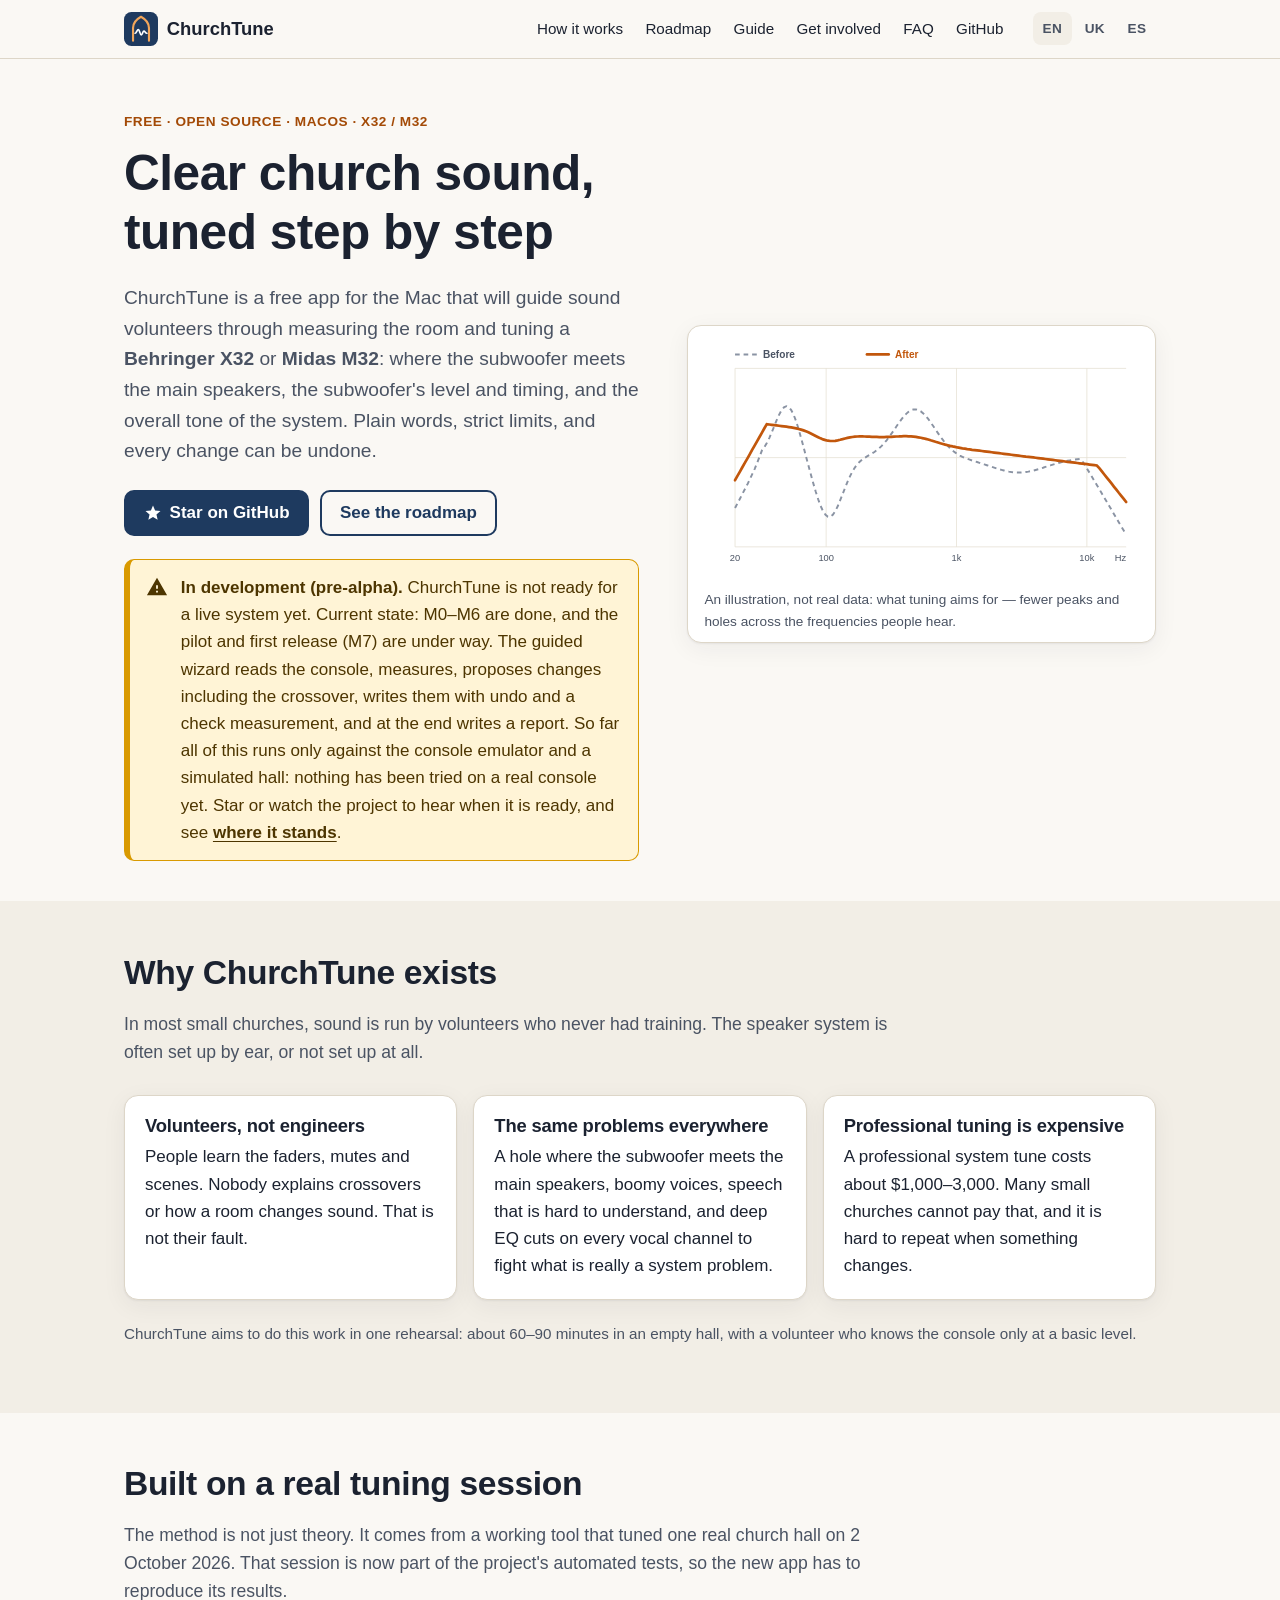
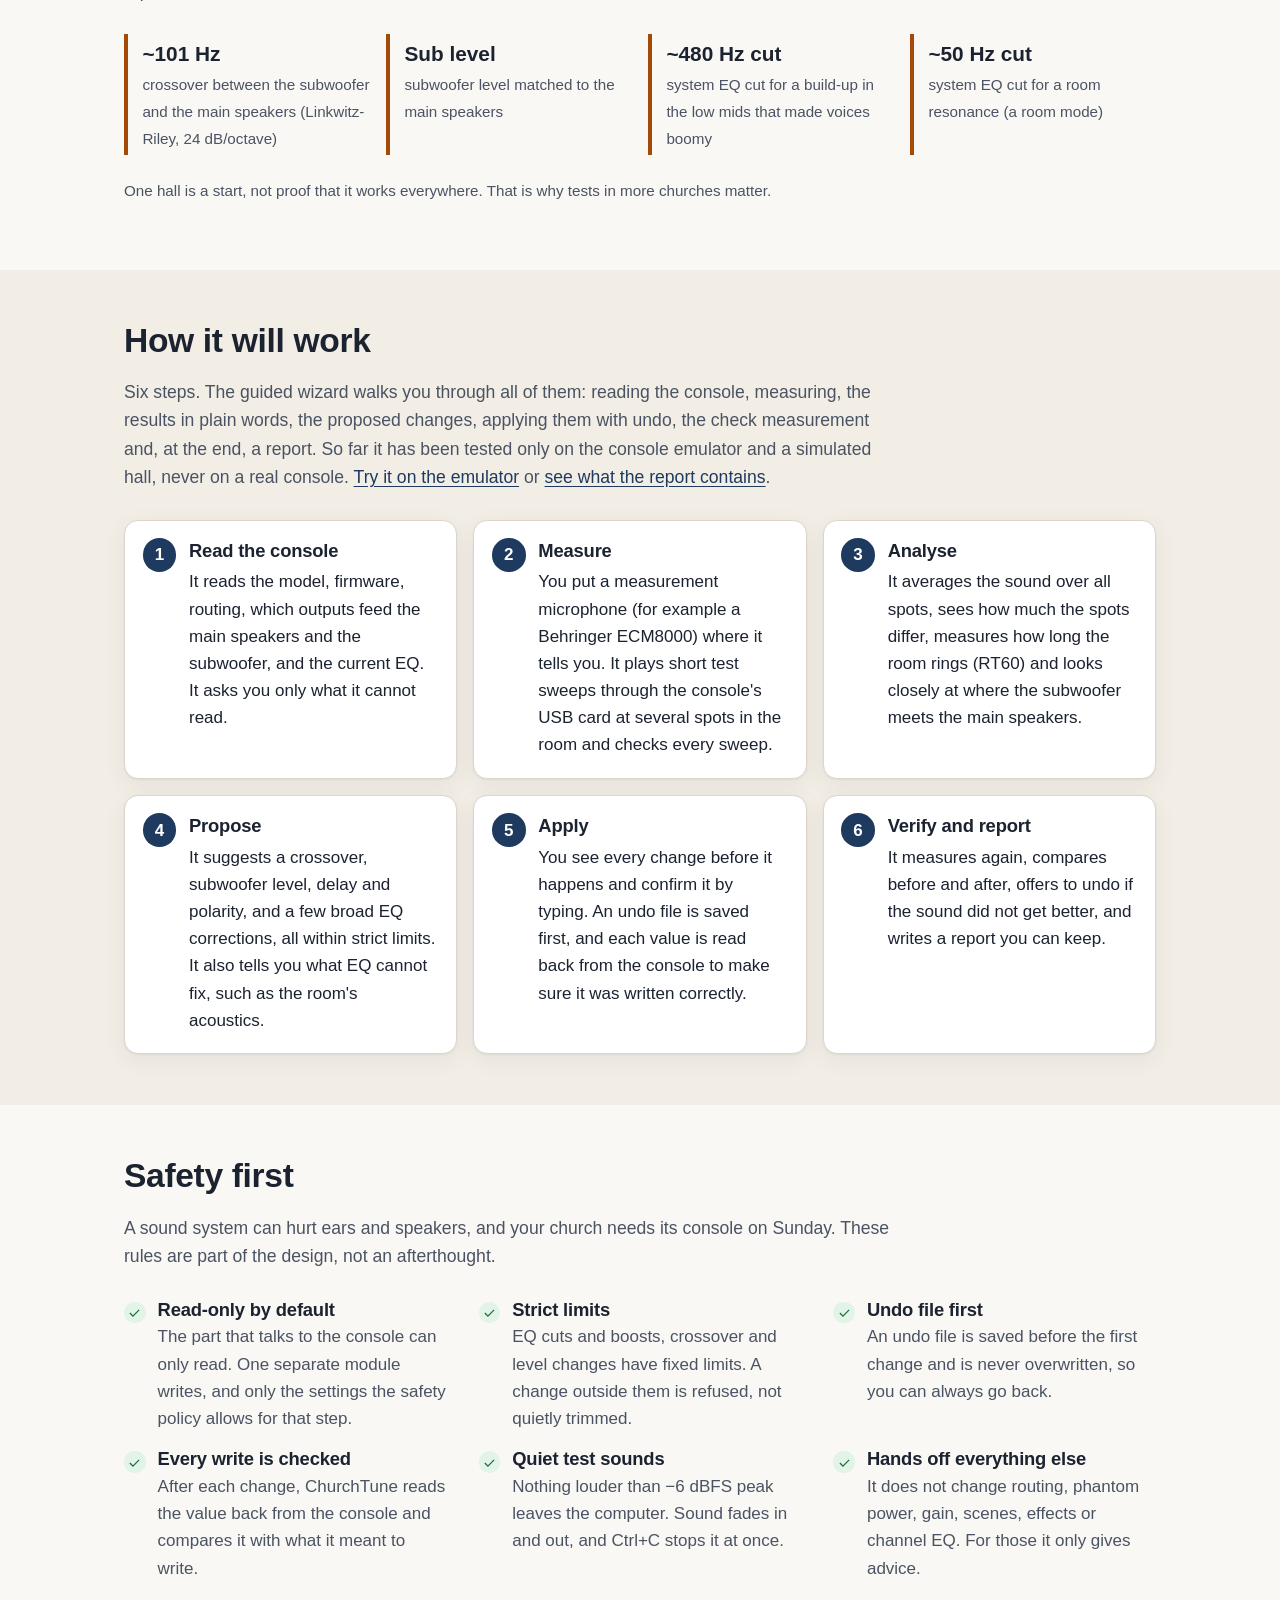
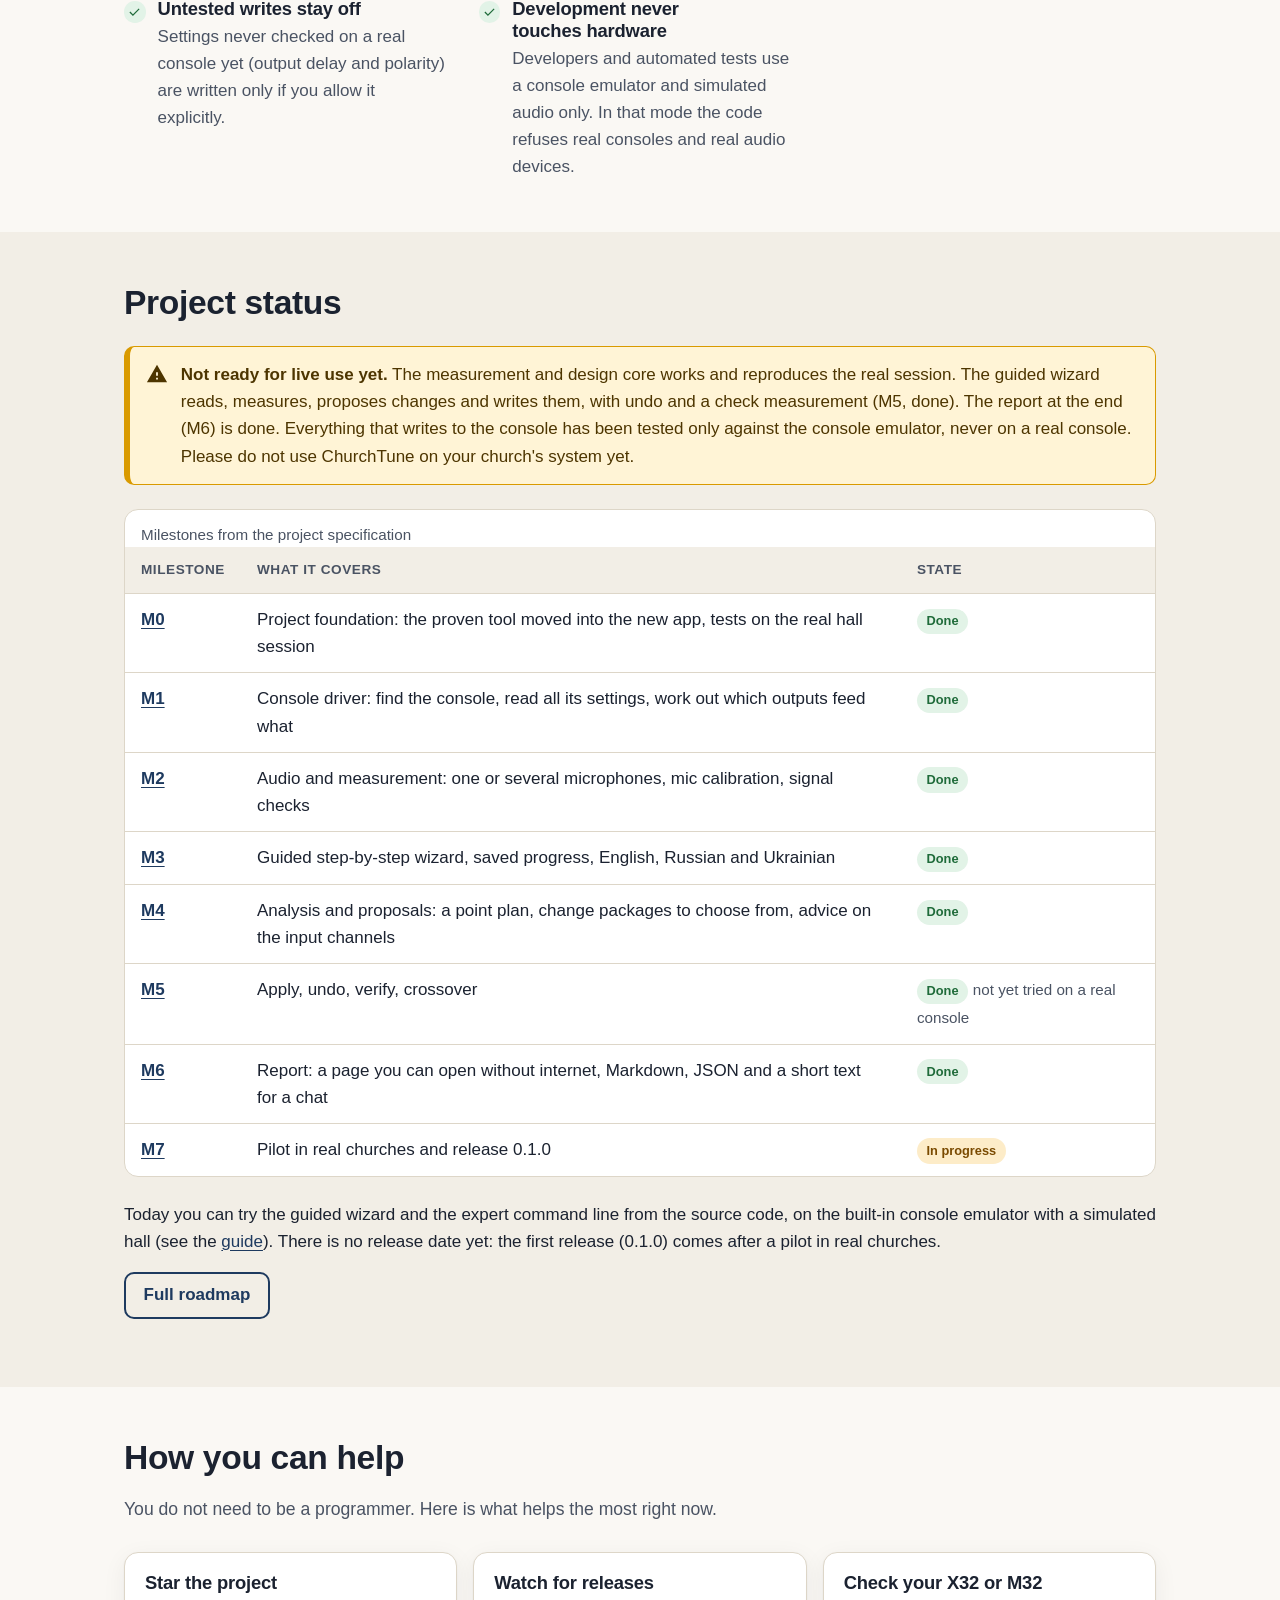
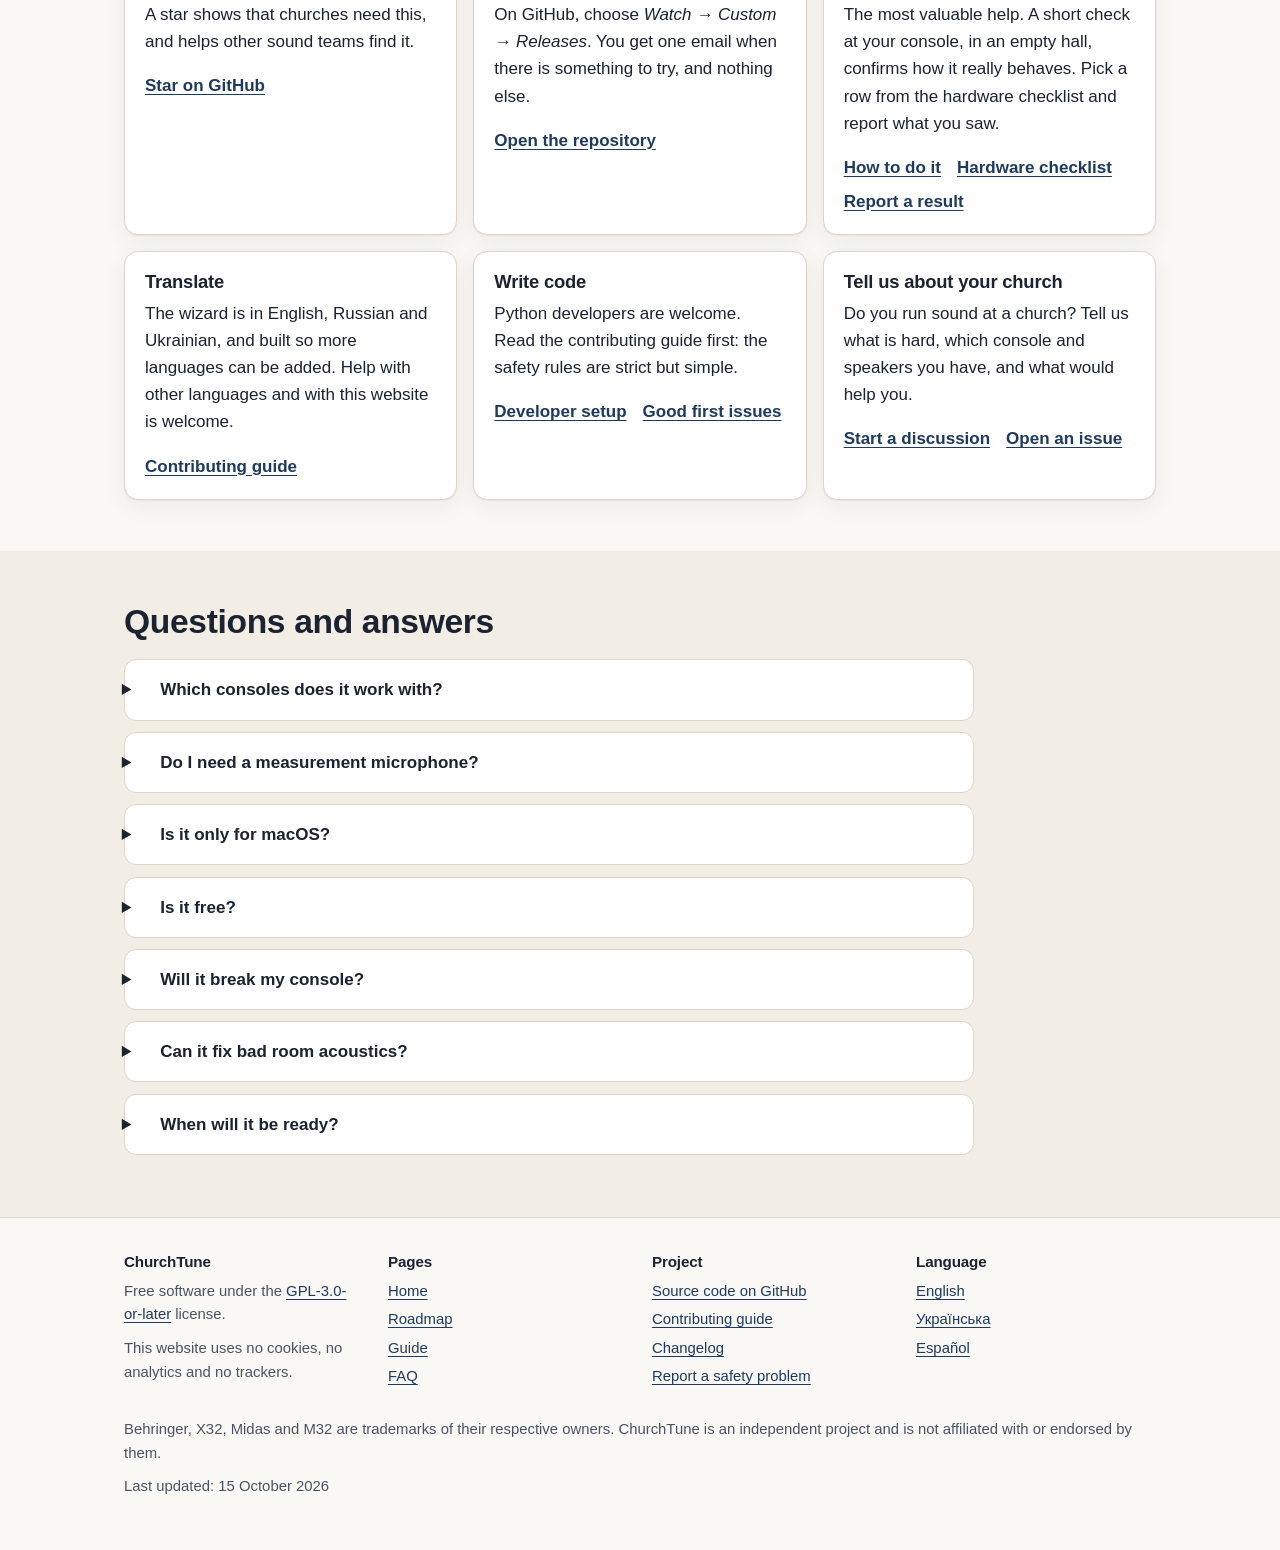
<file: site/index.html>
<!doctype html>
<html lang="en">
<head>
<meta charset="utf-8">
<meta name="viewport" content="width=device-width, initial-scale=1">
<title>ChurchTune — choose your language</title>
<meta name="description" content="ChurchTune: a free, open-source macOS app for tuning church sound systems on a Behringer X32 or Midas M32. Choose English, Українська or Español.">
<link rel="canonical" href="https://mihailshumilov.github.io/ChurchAutoTune/">
<link rel="alternate" hreflang="en" href="https://mihailshumilov.github.io/ChurchAutoTune/en/">
<link rel="alternate" hreflang="uk" href="https://mihailshumilov.github.io/ChurchAutoTune/uk/">
<link rel="alternate" hreflang="es" href="https://mihailshumilov.github.io/ChurchAutoTune/es/">
<link rel="alternate" hreflang="x-default" href="https://mihailshumilov.github.io/ChurchAutoTune/">
<link rel="icon" href="assets/logo.svg" type="image/svg+xml">
<link rel="stylesheet" href="assets/style.css">
<meta name="color-scheme" content="light dark">
<meta property="og:type" content="website">
<meta property="og:site_name" content="ChurchTune">
<meta property="og:title" content="ChurchTune — free sound system tuning for churches with an X32 or M32">
<meta property="og:description" content="A free, open-source macOS app that will guide church sound volunteers through measuring the room and tuning a Behringer X32 or Midas M32. In development (pre-alpha).">
<meta property="og:url" content="https://mihailshumilov.github.io/ChurchAutoTune/">
<meta property="og:image" content="https://mihailshumilov.github.io/ChurchAutoTune/assets/og.png">
<meta property="og:image:width" content="1200">
<meta property="og:image:height" content="630">
<meta name="twitter:card" content="summary_large_image">
<meta name="twitter:image" content="https://mihailshumilov.github.io/ChurchAutoTune/assets/og.png">
<script>
  // Send the visitor to the first supported language in their browser preferences; English otherwise.
  // Without JavaScript the list of links below is shown instead.
  (function () {
    var supported = ["en", "uk", "es"];
    var prefs = navigator.languages && navigator.languages.length ? navigator.languages : [navigator.language || ""];
    for (var i = 0; i < prefs.length; i++) {
      var code = String(prefs[i] || "").toLowerCase().split("-")[0];
      if (supported.indexOf(code) !== -1) {
        location.replace(code + "/");
        return;
      }
    }
    location.replace("en/");
  })();
</script>
</head>
<body>
<main class="picker">
<div>
<img src="assets/logo.svg" alt="" width="72" height="72">
<h1>ChurchTune</h1>
<ul>
<li><a href="en/" hreflang="en" lang="en">English<small>Free sound system tuning for churches</small></a></li>
<li><a href="uk/" hreflang="uk" lang="uk">Українська<small>Безкоштовне налаштування звуку для церков</small></a></li>
<li><a href="es/" hreflang="es" lang="es">Español<small>Ajuste gratuito del sonido para iglesias</small></a></li>
</ul>
</div>
</main>
</body>
</html>
</file>
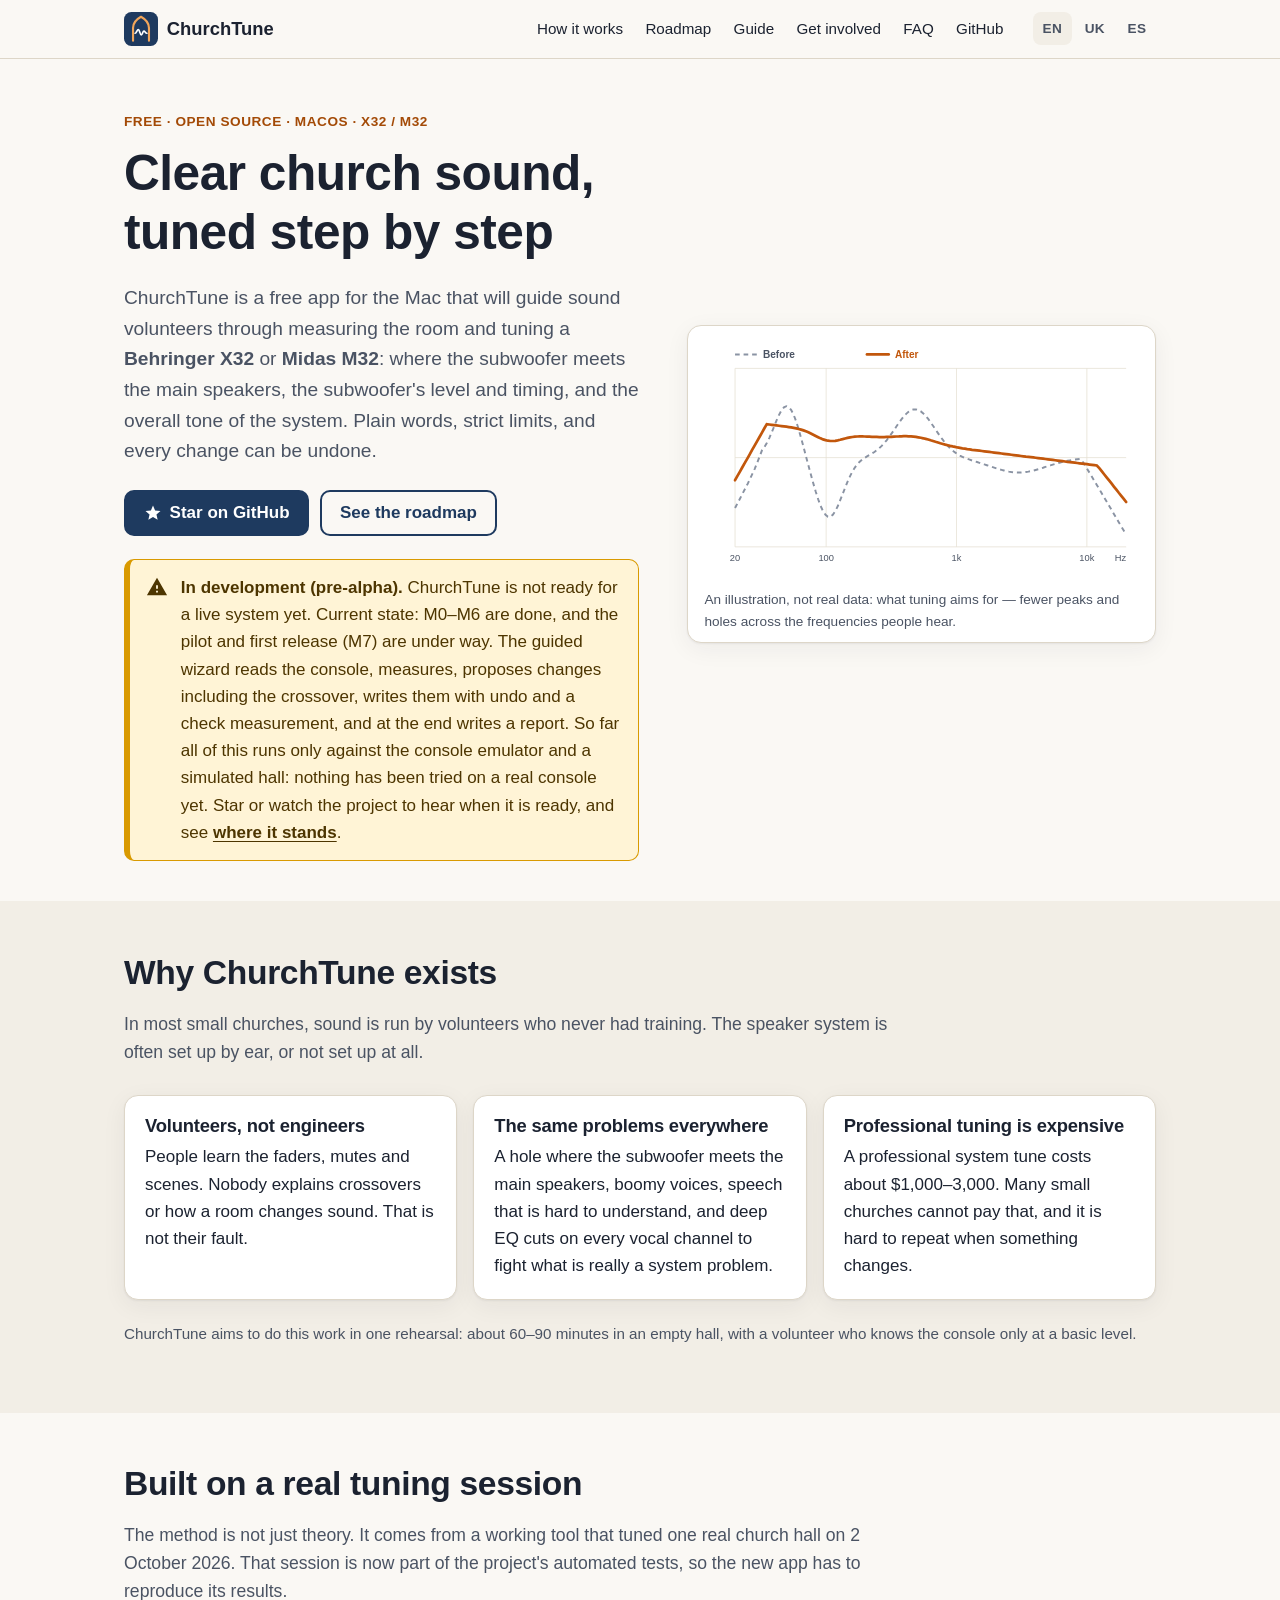
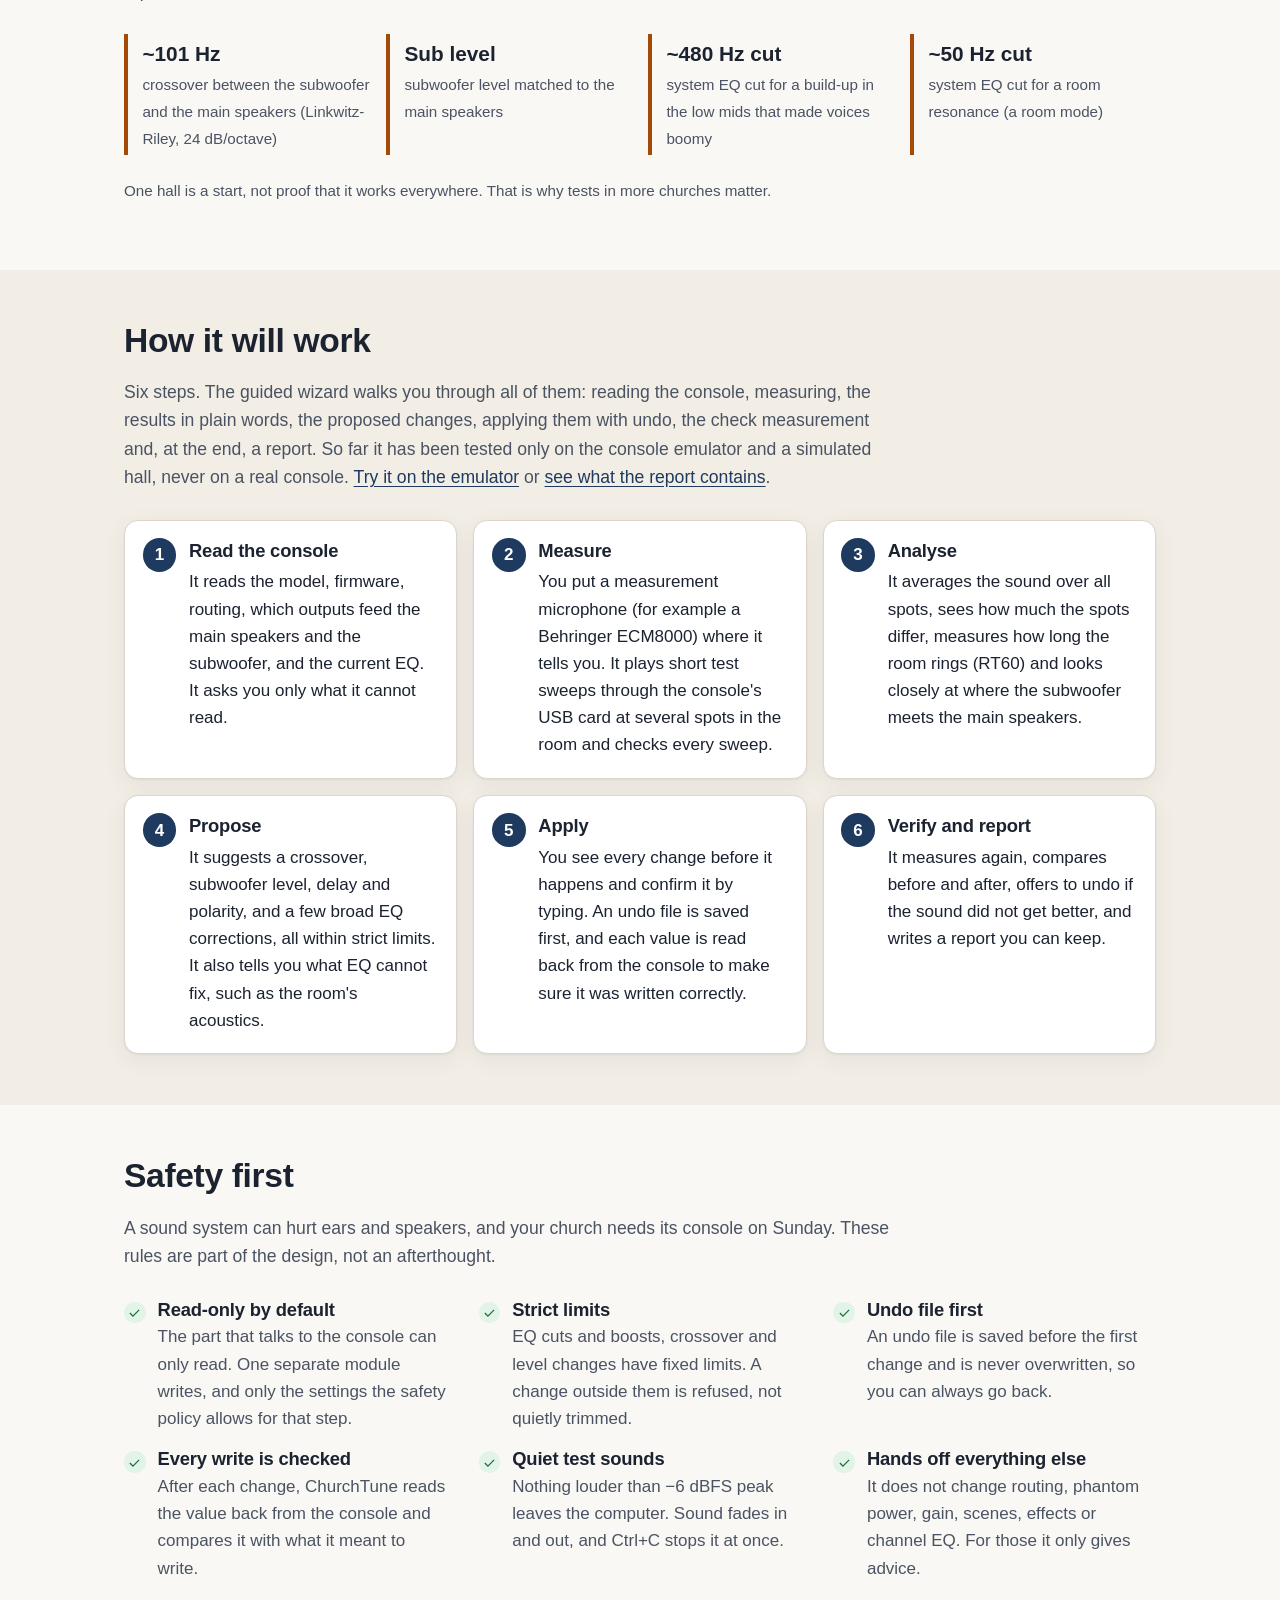
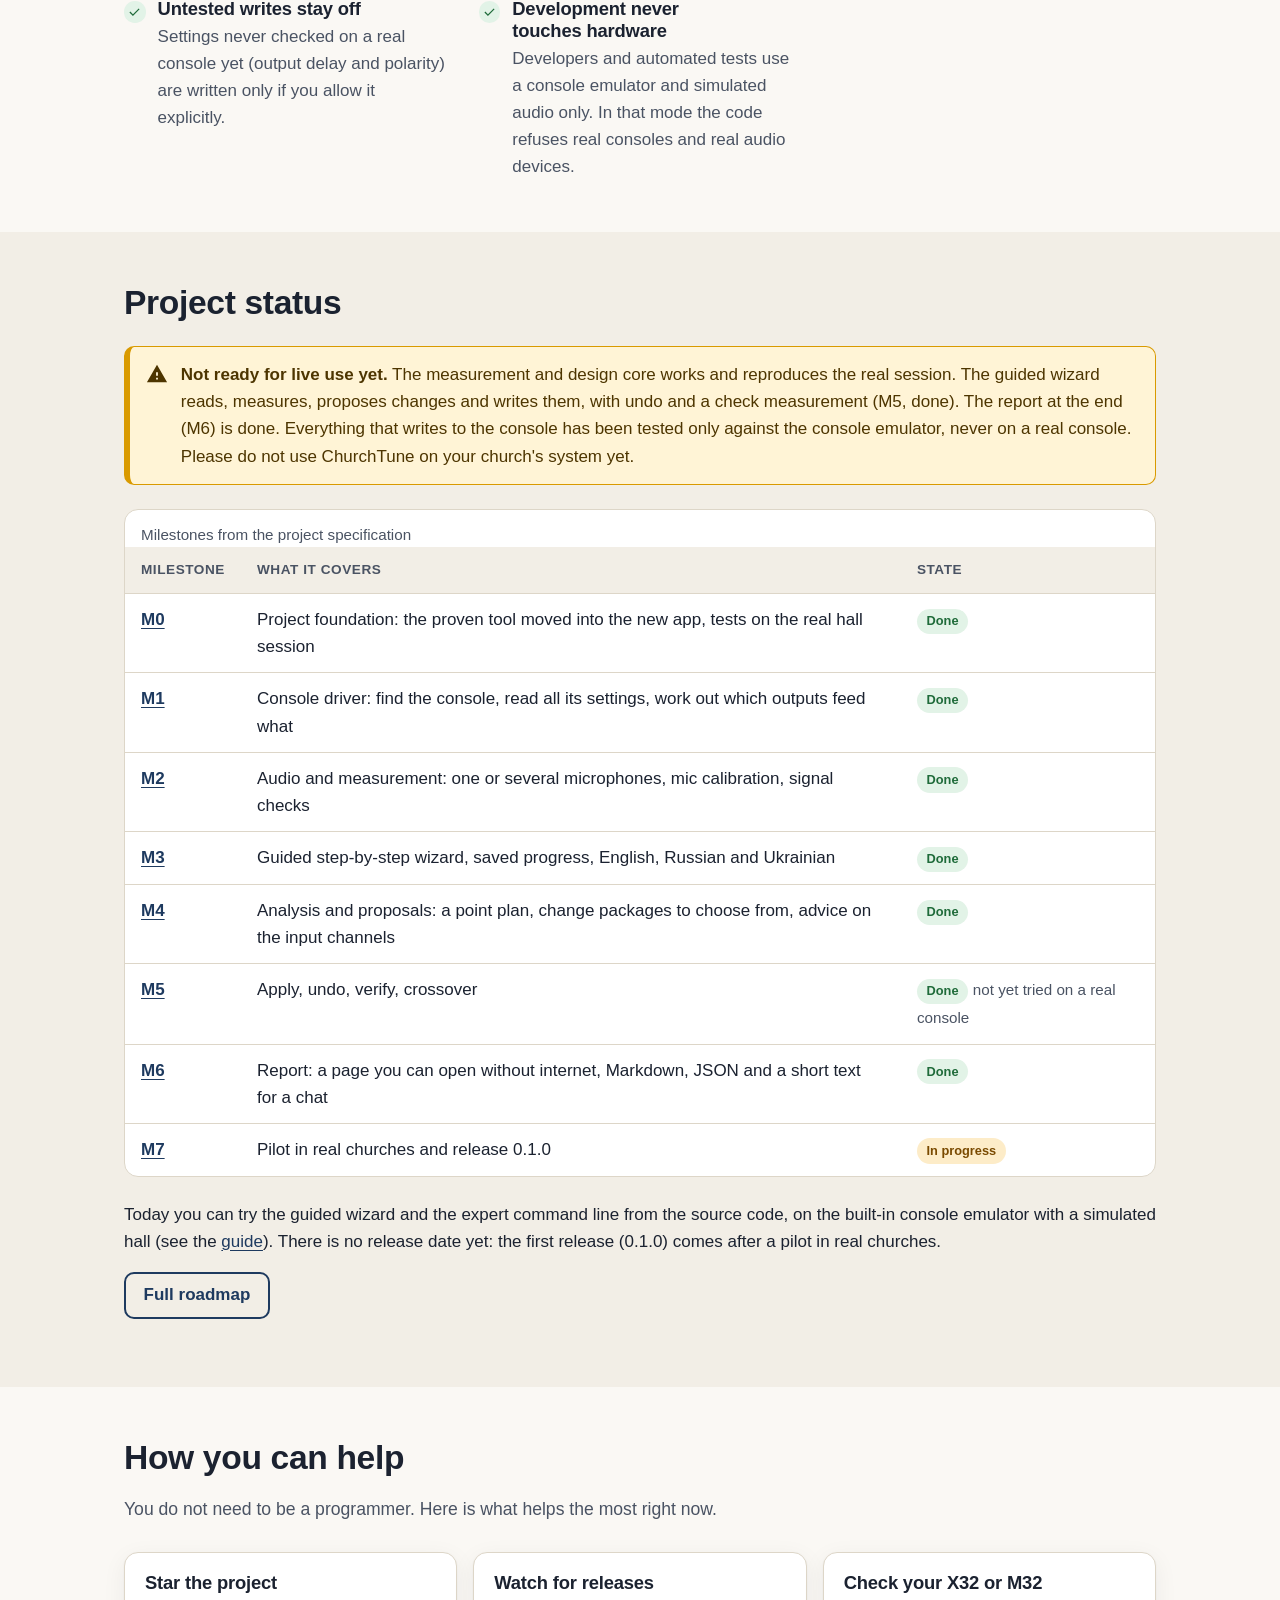
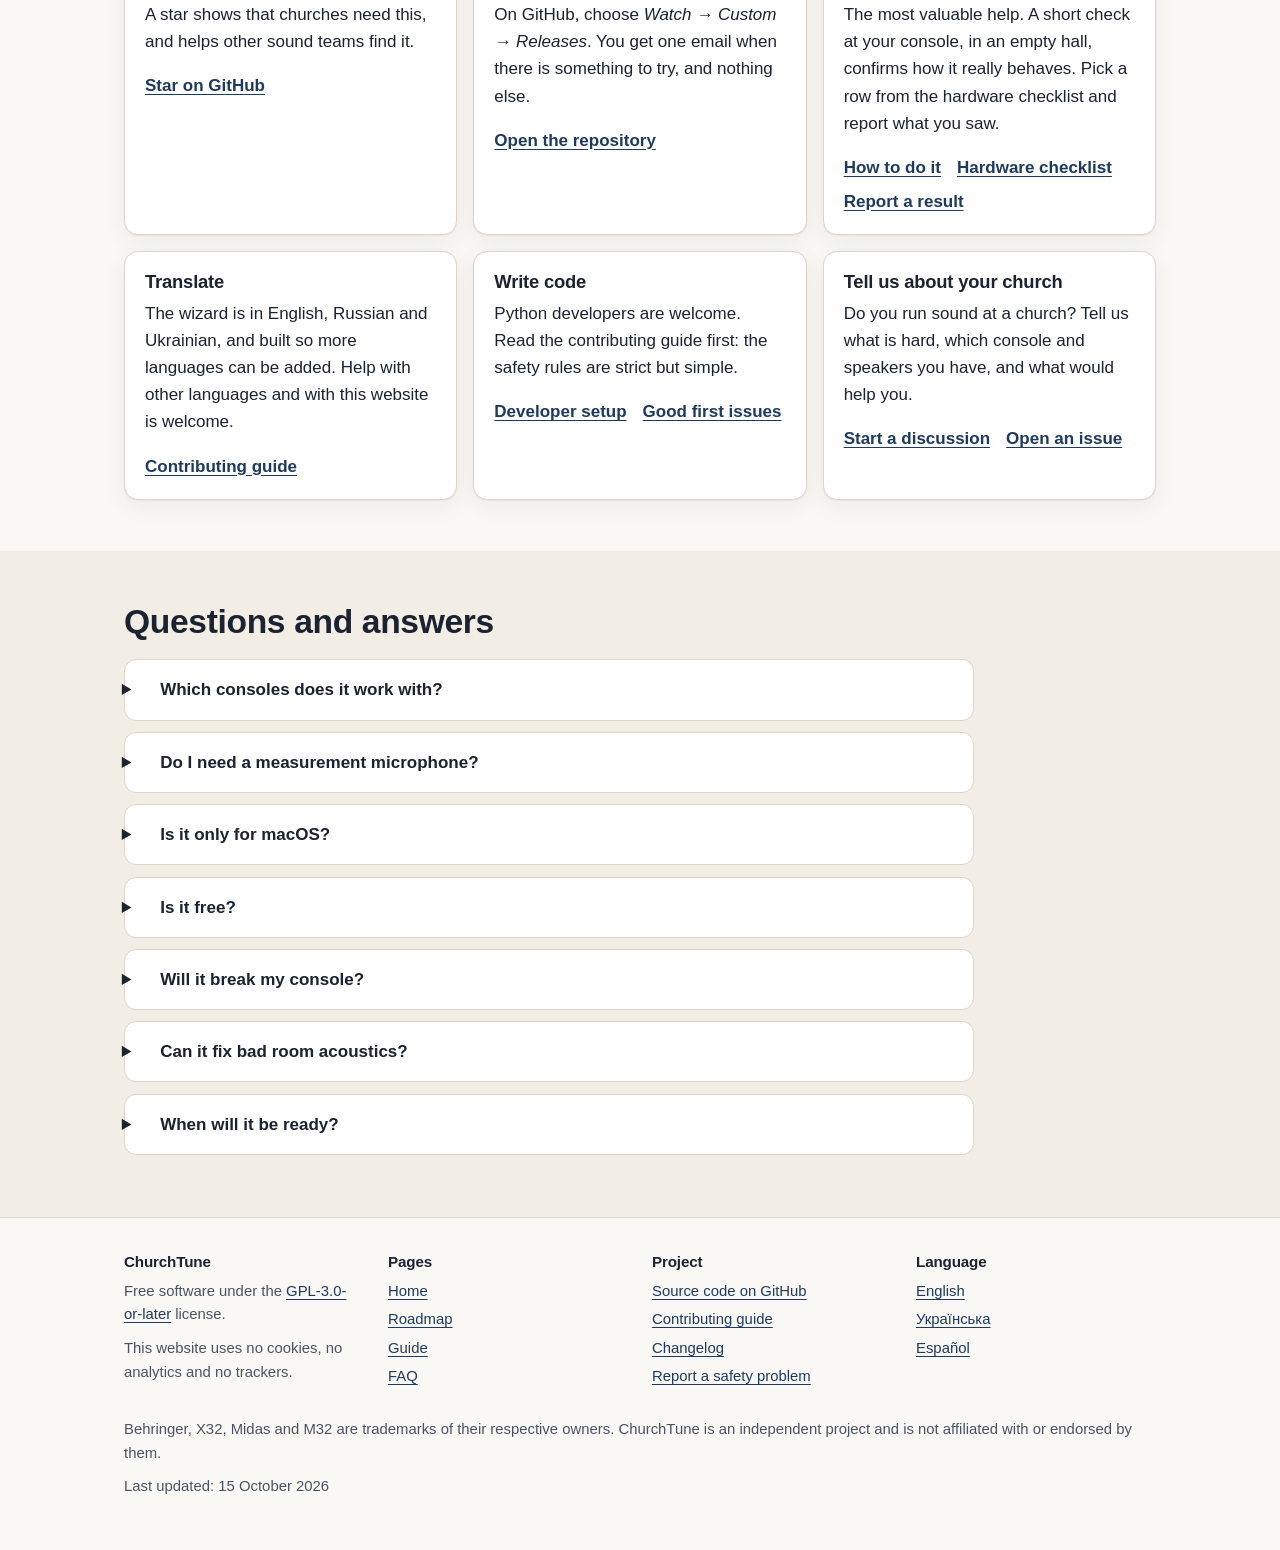
<file: site/en/index.html>
<!doctype html>
<html lang="en">
<head>
<meta charset="utf-8">
<meta name="viewport" content="width=device-width, initial-scale=1">
<title>ChurchTune — free sound system tuning for churches with an X32 or M32</title>
<meta name="description" content="A free, open-source macOS app that will guide church sound volunteers through measuring the room and tuning a Behringer X32 or Midas M32. In development (pre-alpha).">
<link rel="canonical" href="https://mihailshumilov.github.io/ChurchAutoTune/en/">
<link rel="alternate" hreflang="en" href="https://mihailshumilov.github.io/ChurchAutoTune/en/"><link rel="alternate" hreflang="uk" href="https://mihailshumilov.github.io/ChurchAutoTune/uk/"><link rel="alternate" hreflang="es" href="https://mihailshumilov.github.io/ChurchAutoTune/es/"><link rel="alternate" hreflang="x-default" href="https://mihailshumilov.github.io/ChurchAutoTune/">
<link rel="icon" href="../assets/logo.svg" type="image/svg+xml">
<link rel="stylesheet" href="../assets/style.css">
<meta name="color-scheme" content="light dark">
<meta name="theme-color" content="#faf8f4" media="(prefers-color-scheme: light)">
<meta name="theme-color" content="#0f141c" media="(prefers-color-scheme: dark)">
<meta property="og:type" content="website">
<meta property="og:site_name" content="ChurchTune">
<meta property="og:title" content="ChurchTune — free sound system tuning for churches with an X32 or M32">
<meta property="og:description" content="A free, open-source macOS app that will guide church sound volunteers through measuring the room and tuning a Behringer X32 or Midas M32. In development (pre-alpha).">
<meta property="og:url" content="https://mihailshumilov.github.io/ChurchAutoTune/en/">
<meta property="og:image" content="https://mihailshumilov.github.io/ChurchAutoTune/assets/og.png">
<meta property="og:image:width" content="1200">
<meta property="og:image:height" content="630">
<meta property="og:image:alt" content="ChurchTune: free sound system tuning for churches with a Behringer X32 or Midas M32">
<meta property="og:locale" content="en_US">
<meta property="og:locale:alternate" content="uk_UA"><meta property="og:locale:alternate" content="es_ES">
<meta name="twitter:card" content="summary_large_image">
<meta name="twitter:title" content="ChurchTune — free sound system tuning for churches with an X32 or M32">
<meta name="twitter:description" content="A free, open-source macOS app that will guide church sound volunteers through measuring the room and tuning a Behringer X32 or Midas M32. In development (pre-alpha).">
<meta name="twitter:image" content="https://mihailshumilov.github.io/ChurchAutoTune/assets/og.png">
<meta name="twitter:image:alt" content="ChurchTune: free sound system tuning for churches with a Behringer X32 or Midas M32">
<script type="application/ld+json">{"@context": "https://schema.org", "@type": "SoftwareApplication", "name": "ChurchTune", "description": "A free, open-source macOS app that will guide church sound volunteers through measuring the room and tuning a Behringer X32 or Midas M32. In development (pre-alpha).", "inLanguage": "en", "url": "https://mihailshumilov.github.io/ChurchAutoTune/en/", "image": "https://mihailshumilov.github.io/ChurchAutoTune/assets/og.png", "operatingSystem": "macOS", "applicationCategory": "MultimediaApplication", "isAccessibleForFree": true, "license": "https://spdx.org/licenses/GPL-3.0-or-later.html", "softwareHelp": "https://mihailshumilov.github.io/ChurchAutoTune/en/guide/", "sameAs": "https://github.com/mihailShumilov/ChurchAutoTune", "offers": {"@type": "Offer", "price": "0", "priceCurrency": "USD"}}</script>
</head>

<body>
<a class="skip" href="#main">Skip to content</a>
<header class="site-header">
<div class="wrap">
<a class="brand" href="../en/"><img src="../assets/logo.svg" alt="" width="34" height="34">ChurchTune</a>
<nav class="main-nav" aria-label="Main"><ul><li><a href="../en/#how">How it works</a></li><li><a href="../en/roadmap/">Roadmap</a></li><li><a href="../en/guide/">Guide</a></li><li><a href="../en/#help">Get involved</a></li><li><a href="../en/#faq">FAQ</a></li><li><a href="https://github.com/mihailShumilov/ChurchAutoTune">GitHub</a></li></ul></nav>
<nav class="lang-switch" aria-label="Language"><ul><li><a href="../en/" hreflang="en" lang="en" aria-current="page"><abbr title="English" style="text-decoration:none">EN</abbr></a></li><li><a href="../uk/" hreflang="uk" lang="uk"><abbr title="Українська" style="text-decoration:none">UK</abbr></a></li><li><a href="../es/" hreflang="es" lang="es"><abbr title="Español" style="text-decoration:none">ES</abbr></a></li></ul></nav>
</div>
</header>

<main id="main">
<section class="hero" aria-labelledby="hero-title">
<div class="wrap">
<div>
<p class="eyebrow">Free · Open source · macOS · X32 / M32</p>
<h1 id="hero-title">Clear church sound, tuned step by step</h1>
<p class="lead">ChurchTune is a free app for the Mac that will guide sound volunteers through measuring the room and tuning a <strong>Behringer X32</strong> or <strong>Midas M32</strong>: where the subwoofer meets the main speakers, the subwoofer's level and timing, and the overall tone of the system. Plain words, strict limits, and every change can be undone.</p>
<div class="actions">
<a class="btn btn-primary" href="https://github.com/mihailShumilov/ChurchAutoTune"><svg viewBox="0 0 24 24" aria-hidden="true"><path d="M12 17.3 18.2 21l-1.6-7 5.4-4.7-7.2-.6L12 2 9.2 8.7 2 9.3 7.4 14l-1.6 7z"/></svg>Star on GitHub</a>
<a class="btn btn-ghost" href="../en/roadmap/">See the roadmap</a>
</div>
<div class="notice" role="note"><svg viewBox="0 0 24 24" aria-hidden="true"><path d="M1 21h22L12 2 1 21zm12-3h-2v-2h2v2zm0-4h-2v-4h2v4z"/></svg><p><strong>In development (pre-alpha).</strong> ChurchTune is not ready for a live system yet. Current state: M0–M6 are done, and the pilot and first release (M7) are under way. The guided wizard reads the console, measures, proposes changes including the crossover, writes them with undo and a check measurement, and at the end writes a report. So far all of this runs only against the console emulator and a simulated hall: nothing has been tried on a real console yet. Star or watch the project to hear when it is ready, and see <a href="../en/roadmap/">where it stands</a>.</p></div>
</div>
<figure class="figure">
<svg class="chart" viewBox="0 0 560 300" role="img" aria-labelledby="chart-title chart-desc"><title id="chart-title">Illustration of a frequency response before and after tuning</title><desc id="chart-desc">A drawn example, not a measurement: the dashed curve has a peak in the low bass, a dip where the subwoofer meets the main speakers and a bump in the low mids; the solid curve is smooth and gently sloping.</desc><line class="grid" x1="40.0" y1="34" x2="40.0" y2="264"/><text class="axis-label" x="40.0" y="282" text-anchor="middle">20</text><line class="grid" x1="157.4" y1="34" x2="157.4" y2="264"/><text class="axis-label" x="157.4" y="282" text-anchor="middle">100</text><line class="grid" x1="325.4" y1="34" x2="325.4" y2="264"/><text class="axis-label" x="325.4" y="282" text-anchor="middle">1k</text><line class="grid" x1="493.4" y1="34" x2="493.4" y2="264"/><text class="axis-label" x="493.4" y="282" text-anchor="middle">10k</text><line class="grid" x1="40" y1="264.0" x2="544" y2="264.0"/><line class="grid" x1="40" y1="149.0" x2="544" y2="149.0"/><line class="grid" x1="40" y1="34.0" x2="544" y2="34.0"/><text class="axis-label" x="544" y="282" text-anchor="end">Hz</text><line class="before" x1="40" y1="16" x2="68" y2="16"/><text class="legend legend-before" x="76" y="20">Before</text><line class="after" x1="210" y1="16" x2="238" y2="16"/><text class="legend legend-after" x="246" y="20">After</text><path class="before" d="M40.0,214.0 L43.1,208.0 L46.3,202.0 L49.4,195.9 L52.6,189.8 L55.8,183.7 L58.9,177.3 L62.0,170.7 L65.2,163.7 L68.3,156.2 L71.5,148.0 L74.7,139.6 L77.8,135.4 L80.9,130.2 L84.1,123.8 L87.2,116.6 L90.4,108.8 L93.5,101.1 L96.7,93.9 L99.8,88.1 L103.0,84.2 L106.2,82.7 L109.3,83.8 L112.4,87.7 L115.6,94.0 L118.8,102.4 L121.9,112.3 L125.0,123.3 L128.2,134.9 L131.3,146.9 L134.5,158.8 L137.7,170.6 L140.8,182.0 L143.9,192.7 L147.1,202.6 L150.2,211.1 L153.4,218.0 L156.6,222.7 L159.7,225.1 L162.8,225.1 L166.0,222.6 L169.1,218.0 L172.3,211.7 L175.4,204.2 L178.6,196.1 L181.8,187.9 L184.9,180.2 L188.1,173.1 L191.2,167.0 L194.4,161.8 L197.5,157.6 L200.6,154.3 L203.8,151.6 L206.9,149.4 L210.1,147.4 L213.2,145.6 L216.4,143.7 L219.6,141.7 L222.7,139.4 L225.9,136.8 L229.0,133.8 L232.1,130.4 L235.3,126.7 L238.4,122.5 L241.6,118.1 L244.8,113.6 L247.9,108.9 L251.1,104.3 L254.2,100.0 L257.4,96.0 L260.5,92.6 L263.6,89.9 L266.8,87.9 L269.9,86.9 L273.1,86.8 L276.2,87.6 L279.4,89.4 L282.6,92.0 L285.7,95.3 L288.9,99.1 L292.0,103.5 L295.1,108.0 L298.3,112.7 L301.5,117.4 L304.6,121.9 L307.8,126.2 L310.9,130.2 L314.0,133.8 L317.2,137.0 L320.4,139.8 L323.5,142.3 L326.6,144.4 L329.8,146.3 L333.0,147.9 L336.1,149.3 L339.2,150.5 L342.4,151.6 L345.5,152.7 L348.7,153.7 L351.9,154.7 L355.0,155.7 L358.1,156.7 L361.3,157.8 L364.5,158.8 L367.6,159.8 L370.8,160.9 L373.9,161.9 L377.0,162.9 L380.2,163.9 L383.4,164.8 L386.5,165.6 L389.6,166.4 L392.8,167.0 L396.0,167.5 L399.1,167.9 L402.2,168.1 L405.4,168.2 L408.5,168.1 L411.7,167.9 L414.9,167.5 L418.0,167.0 L421.1,166.4 L424.3,165.7 L427.4,164.9 L430.6,164.0 L433.8,163.1 L436.9,162.1 L440.0,161.0 L443.2,160.0 L446.4,159.0 L449.5,158.0 L452.6,157.1 L455.8,156.2 L459.0,155.3 L462.1,154.5 L465.2,153.8 L468.4,153.1 L471.6,152.5 L474.7,152.0 L477.9,151.5 L481.0,151.1 L484.1,150.7 L487.3,153.1 L490.5,158.2 L493.6,163.3 L496.8,168.5 L499.9,173.7 L503.0,179.0 L506.2,184.3 L509.4,189.6 L512.5,194.9 L515.6,200.2 L518.8,205.5 L522.0,210.9 L525.1,216.2 L528.2,221.6 L531.4,226.9 L534.5,232.3 L537.7,237.6 L540.9,243.0 L544.0,248.4"/><path class="after" d="M40.0,178.1 L43.1,172.6 L46.3,167.0 L49.4,161.4 L52.6,155.8 L55.8,150.3 L58.9,144.7 L62.0,139.1 L65.2,133.5 L68.3,128.0 L71.5,122.4 L74.7,116.8 L77.8,111.2 L80.9,105.9 L84.1,106.3 L87.2,106.7 L90.4,107.1 L93.5,107.5 L96.7,107.9 L99.8,108.3 L103.0,108.7 L106.2,109.1 L109.3,109.6 L112.4,110.1 L115.6,110.7 L118.8,111.3 L121.9,112.1 L125.0,112.9 L128.2,113.9 L131.3,115.1 L134.5,116.4 L137.7,117.9 L140.8,119.5 L143.9,121.1 L147.1,122.7 L150.2,124.2 L153.4,125.5 L156.6,126.5 L159.7,127.2 L162.8,127.6 L166.0,127.6 L169.1,127.3 L172.3,126.7 L175.4,126.0 L178.6,125.2 L181.8,124.3 L184.9,123.6 L188.1,122.9 L191.2,122.4 L194.4,122.0 L197.5,121.8 L200.6,121.7 L203.8,121.7 L206.9,121.8 L210.1,121.9 L213.2,122.0 L216.4,122.2 L219.6,122.3 L222.7,122.4 L225.9,122.5 L229.0,122.5 L232.1,122.5 L235.3,122.4 L238.4,122.3 L241.6,122.2 L244.8,122.0 L247.9,121.8 L251.1,121.7 L254.2,121.5 L257.4,121.4 L260.5,121.4 L263.6,121.5 L266.8,121.6 L269.9,121.9 L273.1,122.3 L276.2,122.8 L279.4,123.4 L282.6,124.1 L285.7,124.9 L288.9,125.7 L292.0,126.7 L295.1,127.6 L298.3,128.6 L301.5,129.5 L304.6,130.5 L307.8,131.4 L310.9,132.3 L314.0,133.1 L317.2,133.9 L320.4,134.6 L323.5,135.2 L326.6,135.9 L329.8,136.4 L333.0,137.0 L336.1,137.5 L339.2,138.0 L342.4,138.4 L345.5,138.9 L348.7,139.3 L351.9,139.7 L355.0,140.1 L358.1,140.5 L361.3,140.9 L364.5,141.3 L367.6,141.7 L370.8,142.1 L373.9,142.5 L377.0,142.9 L380.2,143.3 L383.4,143.7 L386.5,144.1 L389.6,144.5 L392.8,144.9 L396.0,145.3 L399.1,145.7 L402.2,146.1 L405.4,146.5 L408.5,146.9 L411.7,147.3 L414.9,147.7 L418.0,148.0 L421.1,148.4 L424.3,148.8 L427.4,149.2 L430.6,149.6 L433.8,150.0 L436.9,150.4 L440.0,150.8 L443.2,151.2 L446.4,151.6 L449.5,152.0 L452.6,152.4 L455.8,152.8 L459.0,153.2 L462.1,153.6 L465.2,154.0 L468.4,154.4 L471.6,154.7 L474.7,155.1 L477.9,155.5 L481.0,155.9 L484.1,156.3 L487.3,156.7 L490.5,157.1 L493.6,157.5 L496.8,157.9 L499.9,158.3 L503.0,158.7 L506.2,159.1 L509.4,162.5 L512.5,166.4 L515.6,170.4 L518.8,174.4 L522.0,178.4 L525.1,182.3 L528.2,186.3 L531.4,190.3 L534.5,194.3 L537.7,198.2 L540.9,202.2 L544.0,206.2"/></svg>
<figcaption>An illustration, not real data: what tuning aims for — fewer peaks and holes across the frequencies people hear.</figcaption>
</figure>
</div>
</section>
<section class="section section-alt" id="problem" aria-labelledby="problem-title">
<div class="wrap">
<h2 id="problem-title">Why ChurchTune exists</h2>
<p class="section-intro">In most small churches, sound is run by volunteers who never had training. The speaker system is often set up by ear, or not set up at all.</p>
<ul class="cards"><li class="card"><h3>Volunteers, not engineers</h3><p>People learn the faders, mutes and scenes. Nobody explains crossovers or how a room changes sound. That is not their fault.</p></li><li class="card"><h3>The same problems everywhere</h3><p>A hole where the subwoofer meets the main speakers, boomy voices, speech that is hard to understand, and deep EQ cuts on every vocal channel to fight what is really a system problem.</p></li><li class="card"><h3>Professional tuning is expensive</h3><p>A professional system tune costs about $1,000–3,000. Many small churches cannot pay that, and it is hard to repeat when something changes.</p></li></ul>
<p class="note" style="margin-top:1.4rem">ChurchTune aims to do this work in one rehearsal: about 60–90 minutes in an empty hall, with a volunteer who knows the console only at a basic level.</p>
</div>
</section>
<section class="section" id="proof" aria-labelledby="proof-title">
<div class="wrap">
<h2 id="proof-title">Built on a real tuning session</h2>
<p class="section-intro">The method is not just theory. It comes from a working tool that tuned one real church hall on 2 October 2026. That session is now part of the project's automated tests, so the new app has to reproduce its results.</p>
<ul class="facts"><li><strong>~101 Hz</strong><span>crossover between the subwoofer and the main speakers (Linkwitz-Riley, 24 dB/octave)</span></li><li><strong>Sub level</strong><span>subwoofer level matched to the main speakers</span></li><li><strong>~480 Hz cut</strong><span>system EQ cut for a build-up in the low mids that made voices boomy</span></li><li><strong>~50 Hz cut</strong><span>system EQ cut for a room resonance (a room mode)</span></li></ul>
<p class="note">One hall is a start, not proof that it works everywhere. That is why tests in more churches matter.</p>
</div>
</section>
<section class="section section-alt" id="how" aria-labelledby="how-title">
<div class="wrap">
<h2 id="how-title">How it will work</h2>
<p class="section-intro">Six steps. The guided wizard walks you through all of them: reading the console, measuring, the results in plain words, the proposed changes, applying them with undo, the check measurement and, at the end, a report. So far it has been tested only on the console emulator and a simulated hall, never on a real console. <a href="../en/guide/#try-wizard">Try it on the emulator</a> or <a href="../en/guide/#try-wizard-report">see what the report contains</a>.</p>
<ol class="steps"><li><h3>Read the console</h3><p>It reads the model, firmware, routing, which outputs feed the main speakers and the subwoofer, and the current EQ. It asks you only what it cannot read.</p></li><li><h3>Measure</h3><p>You put a measurement microphone (for example a Behringer ECM8000) where it tells you. It plays short test sweeps through the console's USB card at several spots in the room and checks every sweep.</p></li><li><h3>Analyse</h3><p>It averages the sound over all spots, sees how much the spots differ, measures how long the room rings (RT60) and looks closely at where the subwoofer meets the main speakers.</p></li><li><h3>Propose</h3><p>It suggests a crossover, subwoofer level, delay and polarity, and a few broad EQ corrections, all within strict limits. It also tells you what EQ cannot fix, such as the room's acoustics.</p></li><li><h3>Apply</h3><p>You see every change before it happens and confirm it by typing. An undo file is saved first, and each value is read back from the console to make sure it was written correctly.</p></li><li><h3>Verify and report</h3><p>It measures again, compares before and after, offers to undo if the sound did not get better, and writes a report you can keep.</p></li></ol>
</div>
</section>
<section class="section" id="safety" aria-labelledby="safety-title">
<div class="wrap">
<h2 id="safety-title">Safety first</h2>
<p class="section-intro">A sound system can hurt ears and speakers, and your church needs its console on Sunday. These rules are part of the design, not an afterthought.</p>
<ul class="checks"><li><h3>Read-only by default</h3><p>The part that talks to the console can only read. One separate module writes, and only the settings the safety policy allows for that step.</p></li><li><h3>Strict limits</h3><p>EQ cuts and boosts, crossover and level changes have fixed limits. A change outside them is refused, not quietly trimmed.</p></li><li><h3>Undo file first</h3><p>An undo file is saved before the first change and is never overwritten, so you can always go back.</p></li><li><h3>Every write is checked</h3><p>After each change, ChurchTune reads the value back from the console and compares it with what it meant to write.</p></li><li><h3>Quiet test sounds</h3><p>Nothing louder than −6 dBFS peak leaves the computer. Sound fades in and out, and Ctrl+C stops it at once.</p></li><li><h3>Hands off everything else</h3><p>It does not change routing, phantom power, gain, scenes, effects or channel EQ. For those it only gives advice.</p></li><li><h3>Untested writes stay off</h3><p>Settings never checked on a real console yet (output delay and polarity) are written only if you allow it explicitly.</p></li><li><h3>Development never touches hardware</h3><p>Developers and automated tests use a console emulator and simulated audio only. In that mode the code refuses real consoles and real audio devices.</p></li></ul>
</div>
</section>
<section class="section section-alt" id="status" aria-labelledby="status-title">
<div class="wrap">
<h2 id="status-title">Project status</h2>
<div class="notice" role="note"><svg viewBox="0 0 24 24" aria-hidden="true"><path d="M1 21h22L12 2 1 21zm12-3h-2v-2h2v2zm0-4h-2v-4h2v4z"/></svg><p><strong>Not ready for live use yet.</strong> The measurement and design core works and reproduces the real session. The guided wizard reads, measures, proposes changes and writes them, with undo and a check measurement (M5, done). The report at the end (M6) is done. Everything that writes to the console has been tested only against the console emulator, never on a real console. Please do not use ChurchTune on your church's system yet.</p></div>
<div class="table-wrap"><table>
<caption class="note" style="text-align:left;padding:0.8rem 1rem 0">Milestones from the project specification</caption>
<thead><tr><th scope="col">Milestone</th><th scope="col">What it covers</th><th scope="col">State</th></tr></thead>
<tbody><tr><th scope="row"><a href="../en/roadmap/#m0">M0</a></th><td>Project foundation: the proven tool moved into the new app, tests on the real hall session</td><td><span class="badge badge-done">Done</span></td></tr><tr><th scope="row"><a href="../en/roadmap/#m1">M1</a></th><td>Console driver: find the console, read all its settings, work out which outputs feed what</td><td><span class="badge badge-done">Done</span></td></tr><tr><th scope="row"><a href="../en/roadmap/#m2">M2</a></th><td>Audio and measurement: one or several microphones, mic calibration, signal checks</td><td><span class="badge badge-done">Done</span></td></tr><tr><th scope="row"><a href="../en/roadmap/#m3">M3</a></th><td>Guided step-by-step wizard, saved progress, English, Russian and Ukrainian</td><td><span class="badge badge-done">Done</span></td></tr><tr><th scope="row"><a href="../en/roadmap/#m4">M4</a></th><td>Analysis and proposals: a point plan, change packages to choose from, advice on the input channels</td><td><span class="badge badge-done">Done</span></td></tr><tr><th scope="row"><a href="../en/roadmap/#m5">M5</a></th><td>Apply, undo, verify, crossover</td><td><span class="badge badge-done">Done</span> <span class="note">not yet tried on a real console</span></td></tr><tr><th scope="row"><a href="../en/roadmap/#m6">M6</a></th><td>Report: a page you can open without internet, Markdown, JSON and a short text for a chat</td><td><span class="badge badge-done">Done</span></td></tr><tr><th scope="row"><a href="../en/roadmap/#m7">M7</a></th><td>Pilot in real churches and release 0.1.0</td><td><span class="badge badge-progress">In progress</span></td></tr></tbody></table></div>
<p>Today you can try the guided wizard and the expert command line from the source code, on the built-in console emulator with a simulated hall (see the <a href="../en/guide/#try-wizard">guide</a>). There is no release date yet: the first release (0.1.0) comes after a pilot in real churches.</p>
<p><a class="btn btn-ghost" href="../en/roadmap/">Full roadmap</a></p>
</div>
</section>
<section class="section" id="help" aria-labelledby="help-title">
<div class="wrap">
<h2 id="help-title">How you can help</h2>
<p class="section-intro">You do not need to be a programmer. Here is what helps the most right now.</p>
<ul class="cards"><li class="card"><h3>Star the project</h3><p>A star shows that churches need this, and helps other sound teams find it.</p><div class="links"><a href="https://github.com/mihailShumilov/ChurchAutoTune">Star on GitHub</a></div></li><li class="card"><h3>Watch for releases</h3><p>On GitHub, choose <em>Watch → Custom → Releases</em>. You get one email when there is something to try, and nothing else.</p><div class="links"><a href="https://github.com/mihailShumilov/ChurchAutoTune">Open the repository</a></div></li><li class="card"><h3>Check your X32 or M32</h3><p>The most valuable help. A short check at your console, in an empty hall, confirms how it really behaves. Pick a row from the hardware checklist and report what you saw.</p><div class="links"><a href="../en/guide/#hardware-check">How to do it</a><a href="https://github.com/mihailShumilov/ChurchAutoTune/blob/main/docs/hardware-checklist.md">Hardware checklist</a><a href="https://github.com/mihailShumilov/ChurchAutoTune/issues/new?template=hardware_report.yml">Report a result</a></div></li><li class="card"><h3>Translate</h3><p>The wizard is in English, Russian and Ukrainian, and built so more languages can be added. Help with other languages and with this website is welcome.</p><div class="links"><a href="https://github.com/mihailShumilov/ChurchAutoTune/blob/main/CONTRIBUTING.md">Contributing guide</a></div></li><li class="card"><h3>Write code</h3><p>Python developers are welcome. Read the contributing guide first: the safety rules are strict but simple.</p><div class="links"><a href="../en/guide/#developers">Developer setup</a><a href="https://github.com/mihailShumilov/ChurchAutoTune/issues?q=is%3Aopen+label%3A%22good+first+issue%22">Good first issues</a></div></li><li class="card"><h3>Tell us about your church</h3><p>Do you run sound at a church? Tell us what is hard, which console and speakers you have, and what would help you.</p><div class="links"><a href="https://github.com/mihailShumilov/ChurchAutoTune/discussions">Start a discussion</a><a href="https://github.com/mihailShumilov/ChurchAutoTune/issues/new/choose">Open an issue</a></div></li></ul>
</div>
</section>
<section class="section section-alt" id="faq" aria-labelledby="faq-title">
<div class="wrap">
<h2 id="faq-title">Questions and answers</h2>
<div class="faq"><details><summary>Which consoles does it work with?</summary><div><p>It is being built for the Behringer X32 and Midas M32 family with firmware 4.x and a USB audio card (such as the X-USB card in an X32). So far the method has been used on one X32 Producer. Other models need hardware checks, which is why your reports matter. Other consoles, such as X Air, WING, Allen &amp; Heath or Yamaha, are not part of the first version.</p></div></details><details><summary>Do I need a measurement microphone?</summary><div><p>Yes, for example a Behringer ECM8000, plugged into a console input. One microphone is enough: you move it from spot to spot. ChurchTune can also use several at once, calibrated against each other (so far tested only with simulated microphones). A vocal microphone will not do, because it is not made to hear all frequencies evenly.</p></div></details><details><summary>Is it only for macOS?</summary><div><p>Yes, the app is made for a Mac connected to the console. The core is written so it could run elsewhere, and the automated tests also run on Linux, but Windows and Linux are not supported in the first version.</p></div></details><details><summary>Is it free?</summary><div><p>Yes. It is free and open source under the <a href="https://github.com/mihailShumilov/ChurchAutoTune/blob/main/LICENSE">GPL-3.0-or-later</a> license. No accounts, no subscriptions, no telemetry.</p></div></details><details><summary>Will it break my console?</summary><div><p>It is designed not to. It changes only a few system settings within strict limits, saves an undo file first and checks every value after writing it. It never touches routing, gain, phantom power or scenes. But it is pre-alpha: do not use it on a live system yet, and save a scene on the console before any test.</p></div></details><details><summary>Can it fix bad room acoustics?</summary><div><p>No. EQ can soften some problems, but it cannot remove echo or a long, muddy reverb. ChurchTune measures how long the room rings and tells you plainly what EQ cannot fix.</p></div></details><details><summary>When will it be ready?</summary><div><p>There is no date yet. M0–M5 are done: the guided wizard, the proposals, applying the changes with undo, the check measurement and the separate subwoofer and main-speaker measurement. None of it has been tried on a real console yet. The report (M6) is done too. The first release (0.1.0) comes after a pilot in real churches (M7). Follow the <a href="../en/roadmap/">roadmap</a> and watch releases on GitHub.</p></div></details></div>
</div>
</section>
</main>
<footer class="site-footer">
<div class="wrap">
<div class="cols">
<div>
<h2>ChurchTune</h2>
<p>Free software under the <a href="https://github.com/mihailShumilov/ChurchAutoTune/blob/main/LICENSE">GPL-3.0-or-later</a> license.</p>
<p>This website uses no cookies, no analytics and no trackers.</p>
</div>
<div>
<h2>Pages</h2>
<ul>
<li><a href="../en/">Home</a></li>
<li><a href="../en/roadmap/">Roadmap</a></li>
<li><a href="../en/guide/">Guide</a></li>
<li><a href="../en/#faq">FAQ</a></li>
</ul>
</div>
<div>
<h2>Project</h2>
<ul>
<li><a href="https://github.com/mihailShumilov/ChurchAutoTune">Source code on GitHub</a></li>
<li><a href="https://github.com/mihailShumilov/ChurchAutoTune/blob/main/CONTRIBUTING.md">Contributing guide</a></li>
<li><a href="https://github.com/mihailShumilov/ChurchAutoTune/blob/main/CHANGELOG.md">Changelog</a></li>
<li><a href="https://github.com/mihailShumilov/ChurchAutoTune/security/advisories/new">Report a safety problem</a></li>
</ul>
</div>
<div>
<h2>Language</h2>
<ul><li><a href="../en/" hreflang="en" lang="en">English</a></li><li><a href="../uk/" hreflang="uk" lang="uk">Українська</a></li><li><a href="../es/" hreflang="es" lang="es">Español</a></li></ul>
</div>
</div>
<p>Behringer, X32, Midas and M32 are trademarks of their respective owners. ChurchTune is an independent project and is not affiliated with or endorsed by them.</p>
<p>Last updated: <time datetime="2026-10-15">15 October 2026</time></p>
</div>
</footer>
</body>
</html>
</file>
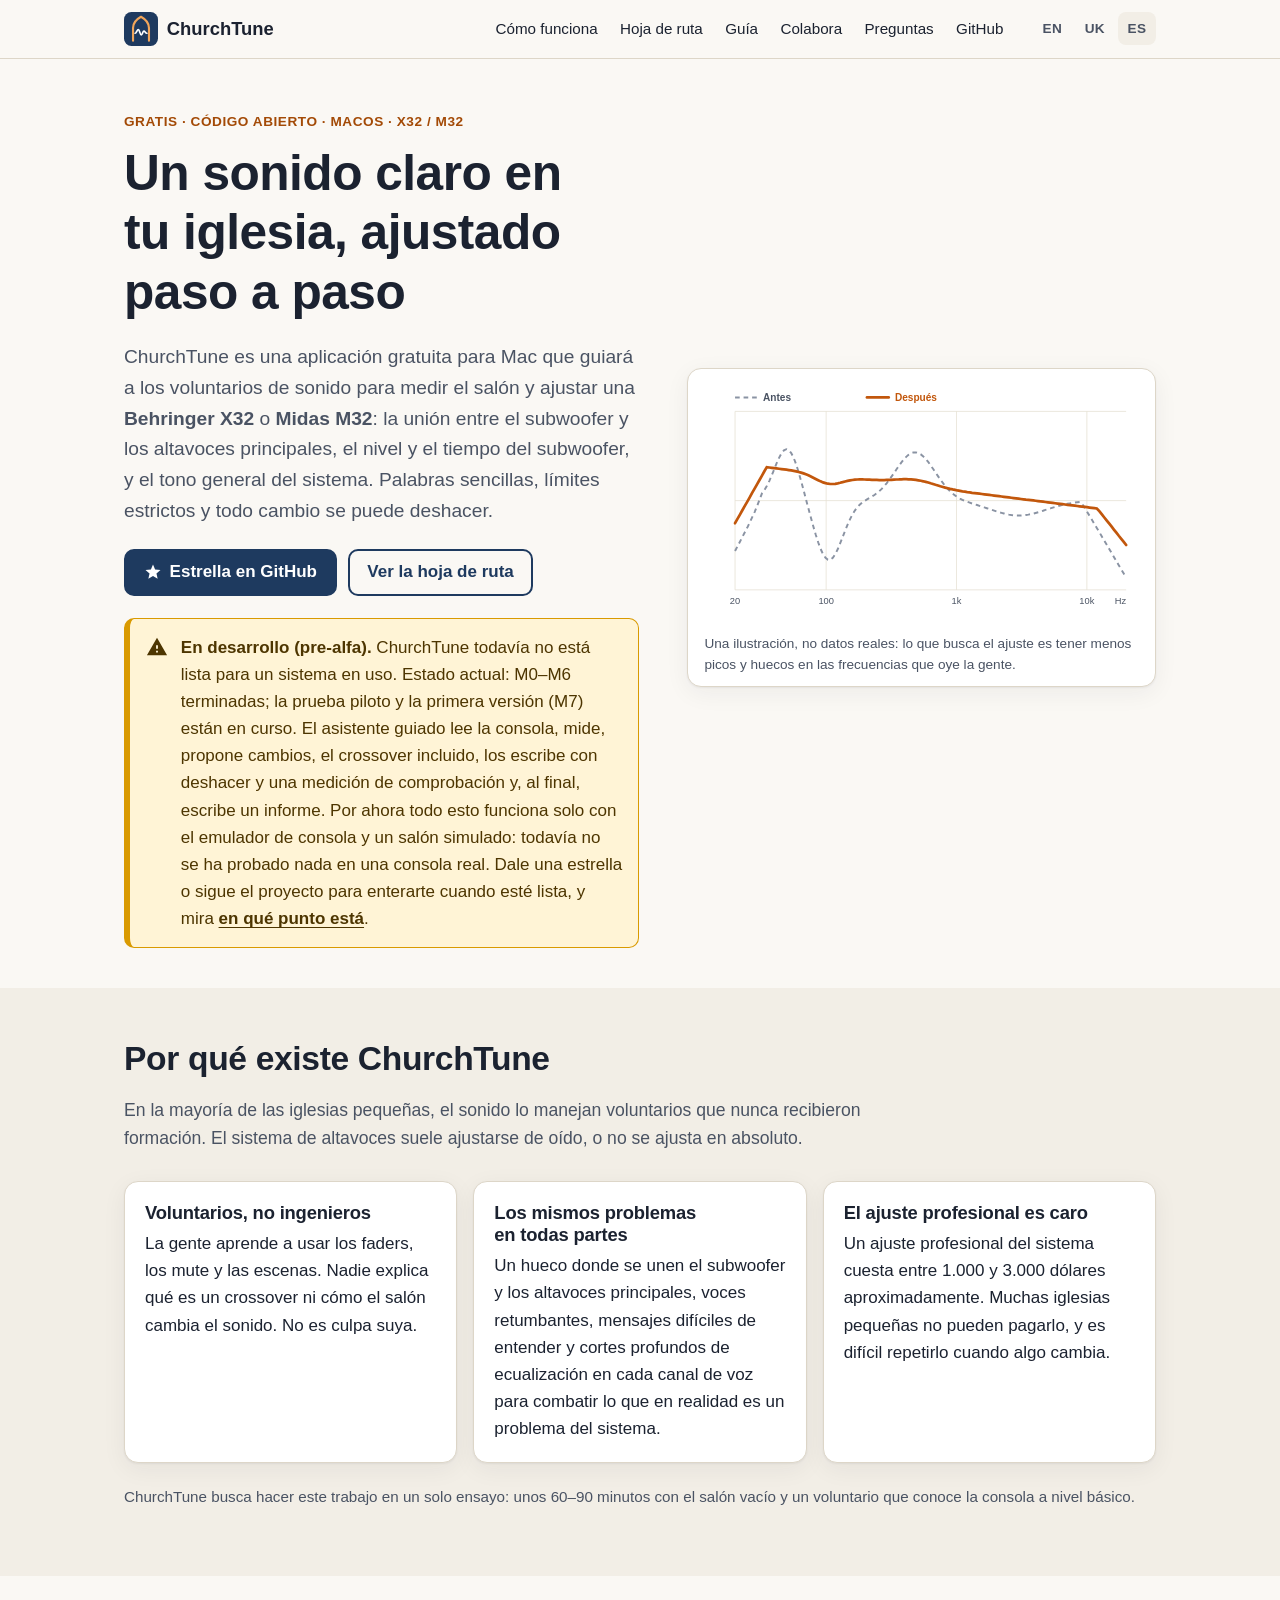
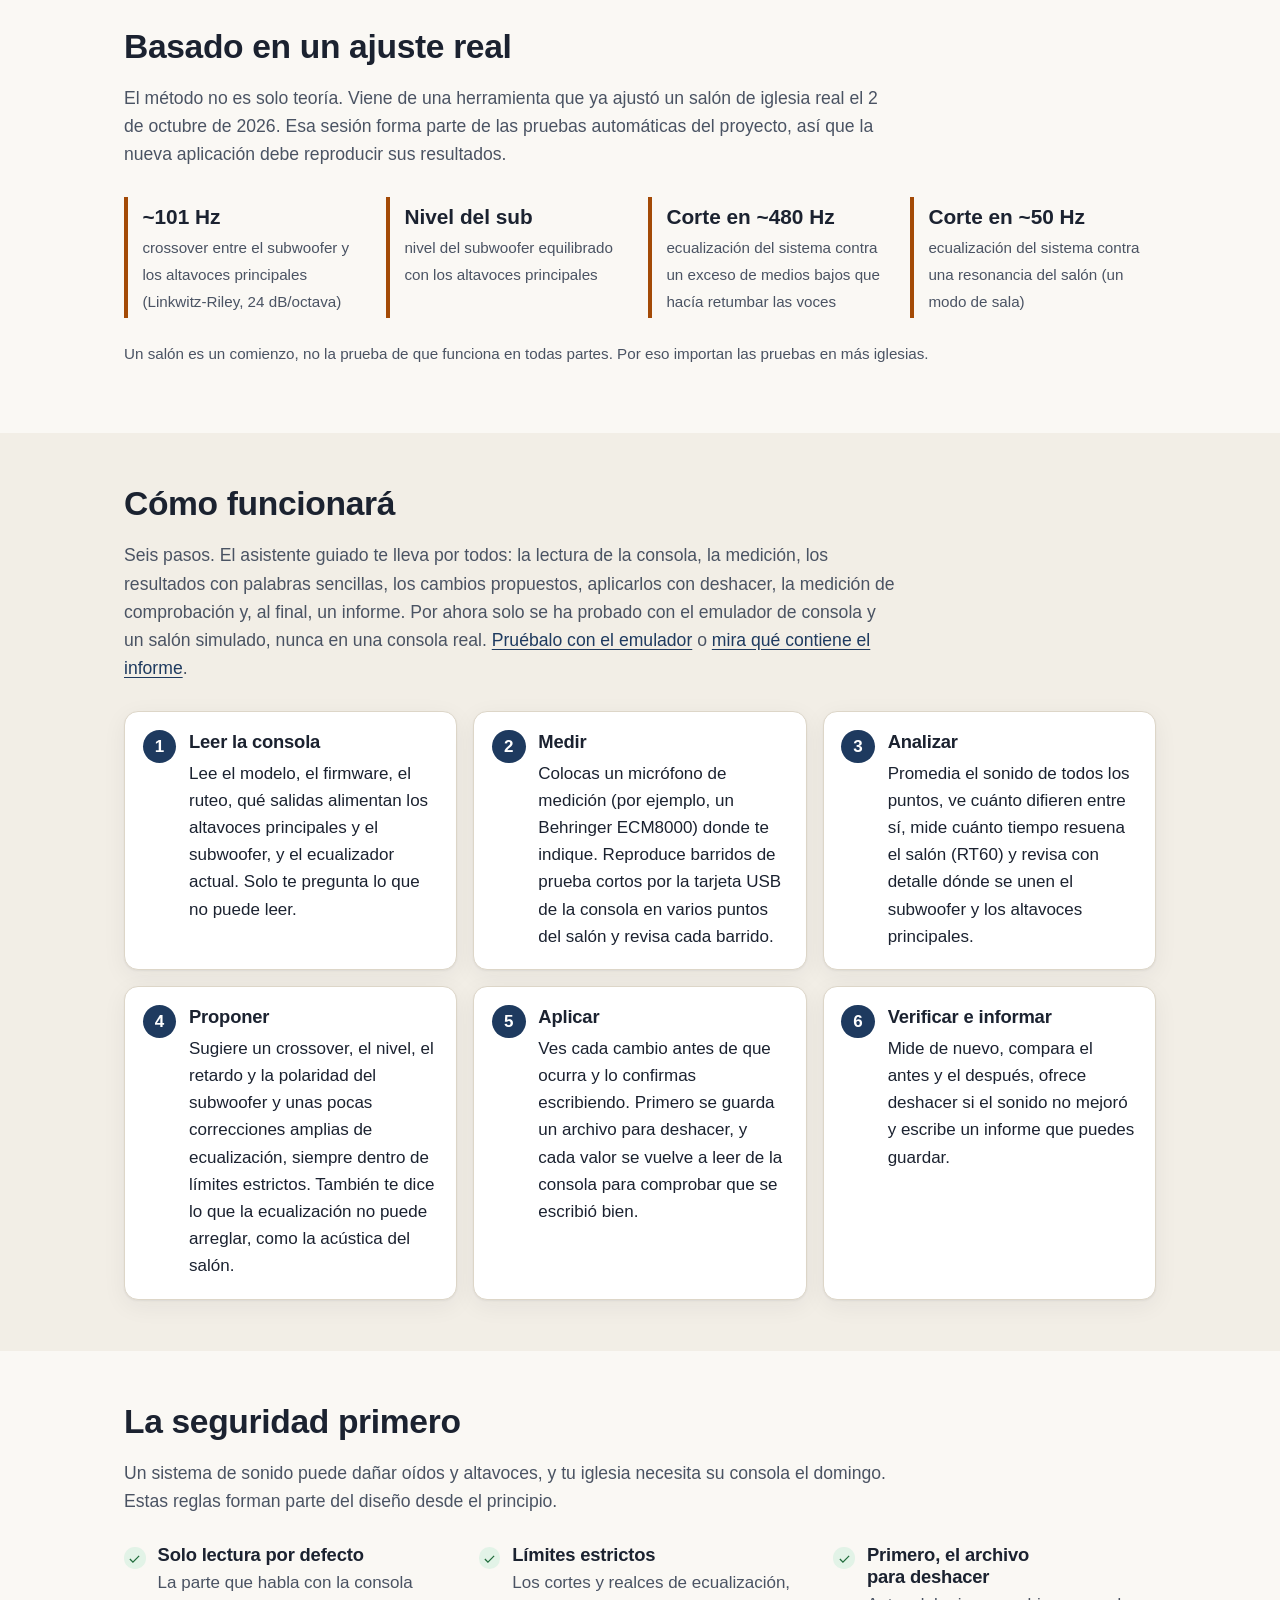
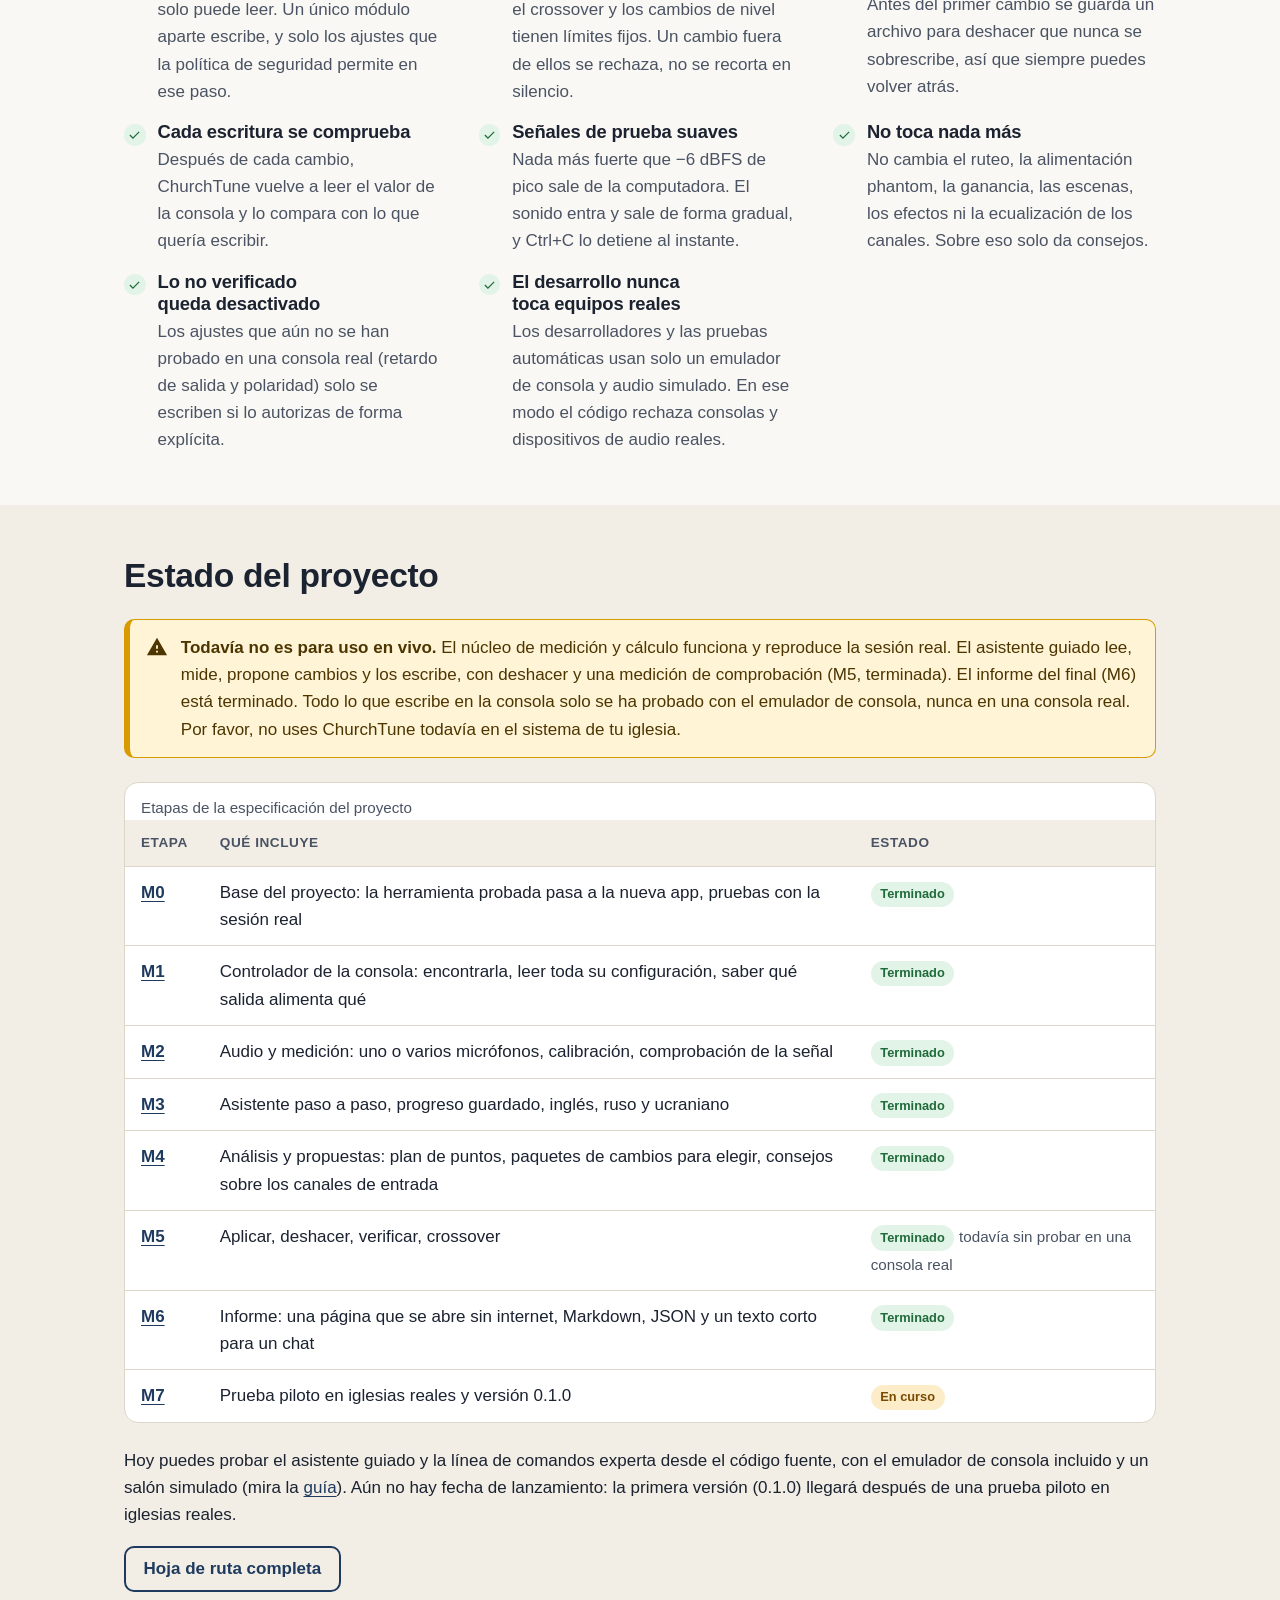
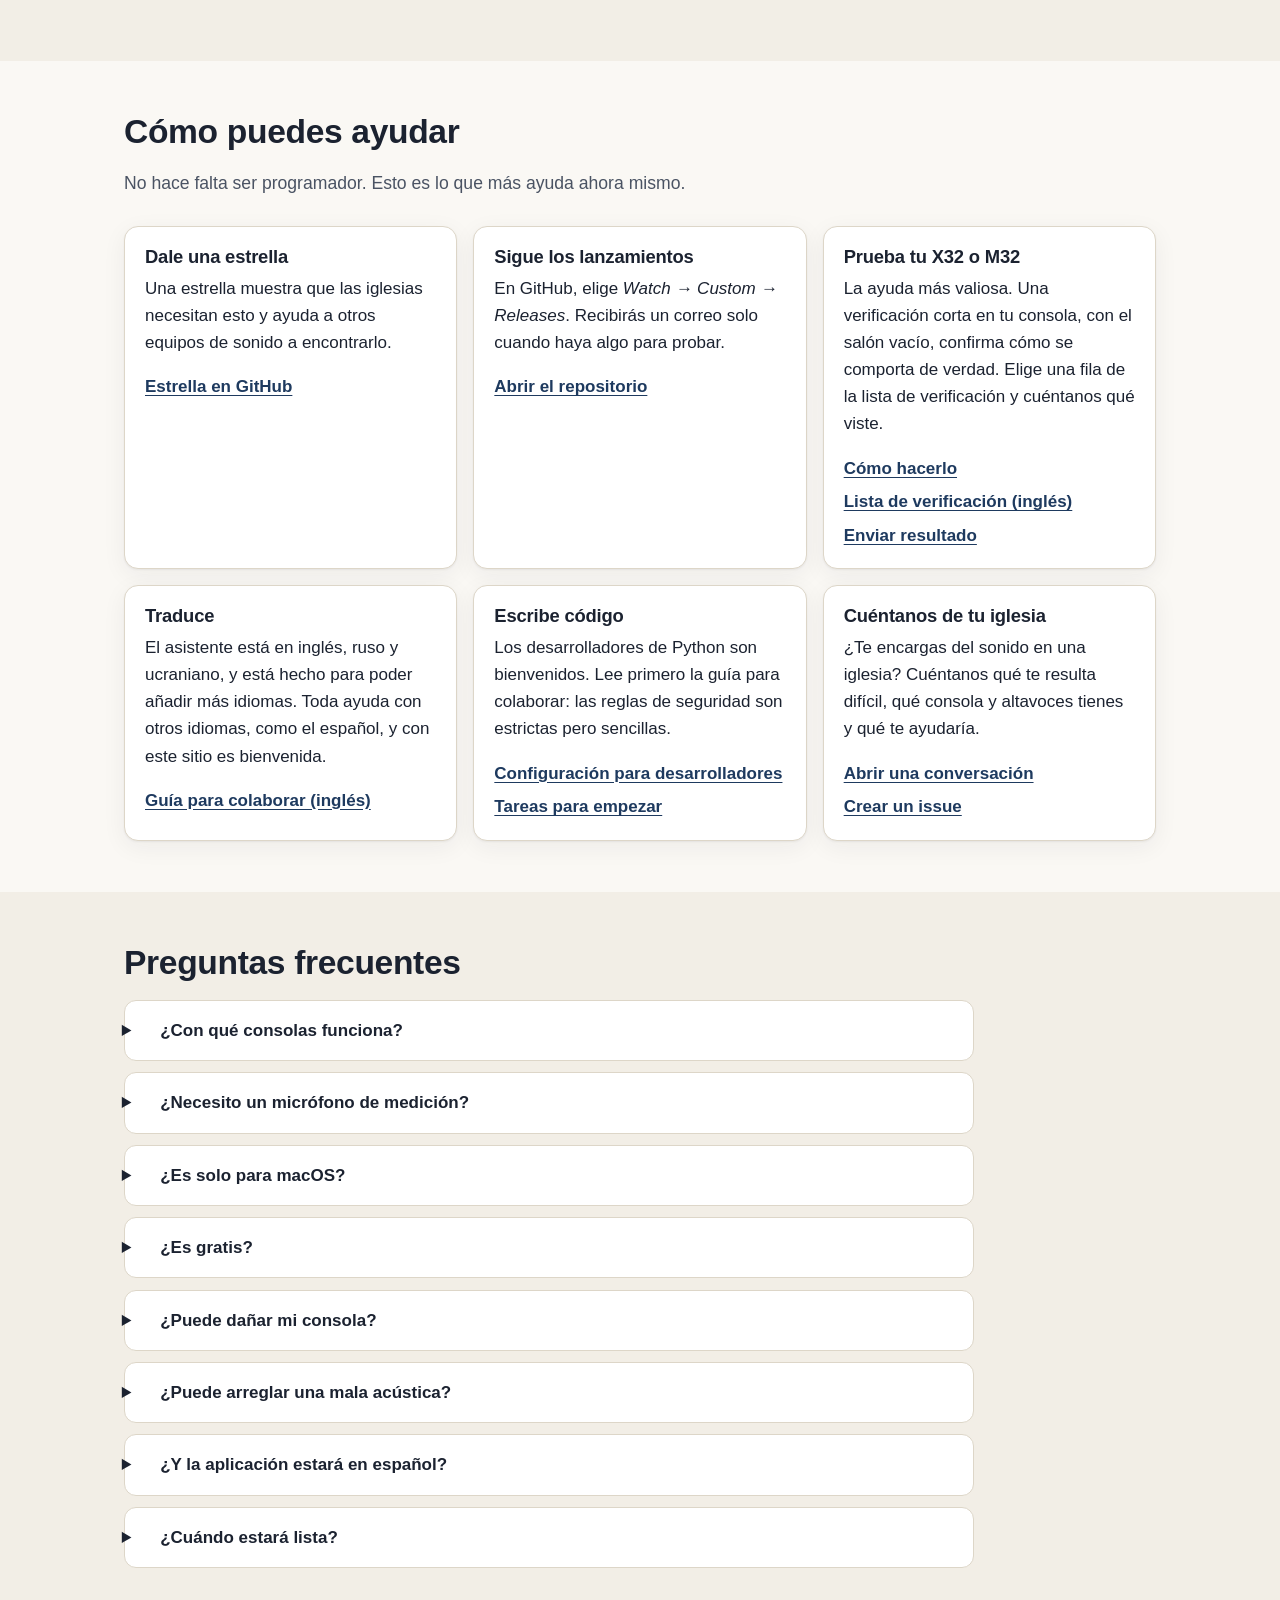
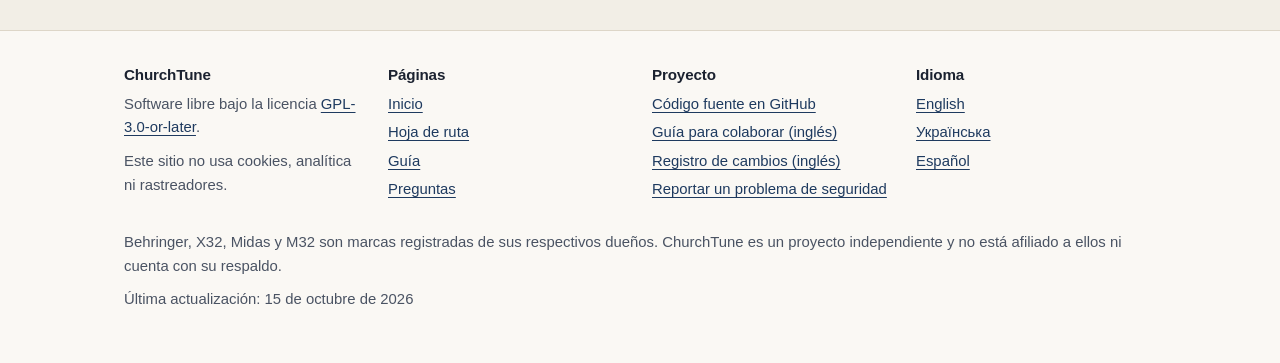
<file: site/es/index.html>
<!doctype html>
<html lang="es">
<head>
<meta charset="utf-8">
<meta name="viewport" content="width=device-width, initial-scale=1">
<title>ChurchTune — ajuste gratuito del sonido para iglesias con consola X32 o M32</title>
<meta name="description" content="Una aplicación gratuita y de código abierto para macOS que guiará a los voluntarios de sonido de la iglesia para medir el salón y ajustar una Behringer X32 o Midas M32. En desarrollo (pre-alfa).">
<link rel="canonical" href="https://mihailshumilov.github.io/ChurchAutoTune/es/">
<link rel="alternate" hreflang="en" href="https://mihailshumilov.github.io/ChurchAutoTune/en/"><link rel="alternate" hreflang="uk" href="https://mihailshumilov.github.io/ChurchAutoTune/uk/"><link rel="alternate" hreflang="es" href="https://mihailshumilov.github.io/ChurchAutoTune/es/"><link rel="alternate" hreflang="x-default" href="https://mihailshumilov.github.io/ChurchAutoTune/">
<link rel="icon" href="../assets/logo.svg" type="image/svg+xml">
<link rel="stylesheet" href="../assets/style.css">
<meta name="color-scheme" content="light dark">
<meta name="theme-color" content="#faf8f4" media="(prefers-color-scheme: light)">
<meta name="theme-color" content="#0f141c" media="(prefers-color-scheme: dark)">
<meta property="og:type" content="website">
<meta property="og:site_name" content="ChurchTune">
<meta property="og:title" content="ChurchTune — ajuste gratuito del sonido para iglesias con consola X32 o M32">
<meta property="og:description" content="Una aplicación gratuita y de código abierto para macOS que guiará a los voluntarios de sonido de la iglesia para medir el salón y ajustar una Behringer X32 o Midas M32. En desarrollo (pre-alfa).">
<meta property="og:url" content="https://mihailshumilov.github.io/ChurchAutoTune/es/">
<meta property="og:image" content="https://mihailshumilov.github.io/ChurchAutoTune/assets/og.png">
<meta property="og:image:width" content="1200">
<meta property="og:image:height" content="630">
<meta property="og:image:alt" content="ChurchTune: ajuste gratuito del sistema de sonido para iglesias con Behringer X32 o Midas M32">
<meta property="og:locale" content="es_ES">
<meta property="og:locale:alternate" content="en_US"><meta property="og:locale:alternate" content="uk_UA">
<meta name="twitter:card" content="summary_large_image">
<meta name="twitter:title" content="ChurchTune — ajuste gratuito del sonido para iglesias con consola X32 o M32">
<meta name="twitter:description" content="Una aplicación gratuita y de código abierto para macOS que guiará a los voluntarios de sonido de la iglesia para medir el salón y ajustar una Behringer X32 o Midas M32. En desarrollo (pre-alfa).">
<meta name="twitter:image" content="https://mihailshumilov.github.io/ChurchAutoTune/assets/og.png">
<meta name="twitter:image:alt" content="ChurchTune: ajuste gratuito del sistema de sonido para iglesias con Behringer X32 o Midas M32">
<script type="application/ld+json">{"@context": "https://schema.org", "@type": "SoftwareApplication", "name": "ChurchTune", "description": "Una aplicación gratuita y de código abierto para macOS que guiará a los voluntarios de sonido de la iglesia para medir el salón y ajustar una Behringer X32 o Midas M32. En desarrollo (pre-alfa).", "inLanguage": "es", "url": "https://mihailshumilov.github.io/ChurchAutoTune/es/", "image": "https://mihailshumilov.github.io/ChurchAutoTune/assets/og.png", "operatingSystem": "macOS", "applicationCategory": "MultimediaApplication", "isAccessibleForFree": true, "license": "https://spdx.org/licenses/GPL-3.0-or-later.html", "softwareHelp": "https://mihailshumilov.github.io/ChurchAutoTune/es/guide/", "sameAs": "https://github.com/mihailShumilov/ChurchAutoTune", "offers": {"@type": "Offer", "price": "0", "priceCurrency": "USD"}}</script>
</head>

<body>
<a class="skip" href="#main">Saltar al contenido</a>
<header class="site-header">
<div class="wrap">
<a class="brand" href="../es/"><img src="../assets/logo.svg" alt="" width="34" height="34">ChurchTune</a>
<nav class="main-nav" aria-label="Principal"><ul><li><a href="../es/#how">Cómo funciona</a></li><li><a href="../es/roadmap/">Hoja de ruta</a></li><li><a href="../es/guide/">Guía</a></li><li><a href="../es/#help">Colabora</a></li><li><a href="../es/#faq">Preguntas</a></li><li><a href="https://github.com/mihailShumilov/ChurchAutoTune">GitHub</a></li></ul></nav>
<nav class="lang-switch" aria-label="Idioma"><ul><li><a href="../en/" hreflang="en" lang="en"><abbr title="English" style="text-decoration:none">EN</abbr></a></li><li><a href="../uk/" hreflang="uk" lang="uk"><abbr title="Українська" style="text-decoration:none">UK</abbr></a></li><li><a href="../es/" hreflang="es" lang="es" aria-current="page"><abbr title="Español" style="text-decoration:none">ES</abbr></a></li></ul></nav>
</div>
</header>

<main id="main">
<section class="hero" aria-labelledby="hero-title">
<div class="wrap">
<div>
<p class="eyebrow">Gratis · Código abierto · macOS · X32 / M32</p>
<h1 id="hero-title">Un sonido claro en tu iglesia, ajustado paso a paso</h1>
<p class="lead">ChurchTune es una aplicación gratuita para Mac que guiará a los voluntarios de sonido para medir el salón y ajustar una <strong>Behringer X32</strong> o <strong>Midas M32</strong>: la unión entre el subwoofer y los altavoces principales, el nivel y el tiempo del subwoofer, y el tono general del sistema. Palabras sencillas, límites estrictos y todo cambio se puede deshacer.</p>
<div class="actions">
<a class="btn btn-primary" href="https://github.com/mihailShumilov/ChurchAutoTune"><svg viewBox="0 0 24 24" aria-hidden="true"><path d="M12 17.3 18.2 21l-1.6-7 5.4-4.7-7.2-.6L12 2 9.2 8.7 2 9.3 7.4 14l-1.6 7z"/></svg>Estrella en GitHub</a>
<a class="btn btn-ghost" href="../es/roadmap/">Ver la hoja de ruta</a>
</div>
<div class="notice" role="note"><svg viewBox="0 0 24 24" aria-hidden="true"><path d="M1 21h22L12 2 1 21zm12-3h-2v-2h2v2zm0-4h-2v-4h2v4z"/></svg><p><strong>En desarrollo (pre-alfa).</strong> ChurchTune todavía no está lista para un sistema en uso. Estado actual: M0–M6 terminadas; la prueba piloto y la primera versión (M7) están en curso. El asistente guiado lee la consola, mide, propone cambios, el crossover incluido, los escribe con deshacer y una medición de comprobación y, al final, escribe un informe. Por ahora todo esto funciona solo con el emulador de consola y un salón simulado: todavía no se ha probado nada en una consola real. Dale una estrella o sigue el proyecto para enterarte cuando esté lista, y mira <a href="../es/roadmap/">en qué punto está</a>.</p></div>
</div>
<figure class="figure">
<svg class="chart" viewBox="0 0 560 300" role="img" aria-labelledby="chart-title chart-desc"><title id="chart-title">Ilustración de una respuesta en frecuencia antes y después del ajuste</title><desc id="chart-desc">Un ejemplo dibujado, no una medición: la curva punteada tiene un pico en los graves profundos, un hueco donde se unen el subwoofer y los altavoces principales y una joroba en los medios bajos; la curva continua es suave y baja poco a poco.</desc><line class="grid" x1="40.0" y1="34" x2="40.0" y2="264"/><text class="axis-label" x="40.0" y="282" text-anchor="middle">20</text><line class="grid" x1="157.4" y1="34" x2="157.4" y2="264"/><text class="axis-label" x="157.4" y="282" text-anchor="middle">100</text><line class="grid" x1="325.4" y1="34" x2="325.4" y2="264"/><text class="axis-label" x="325.4" y="282" text-anchor="middle">1k</text><line class="grid" x1="493.4" y1="34" x2="493.4" y2="264"/><text class="axis-label" x="493.4" y="282" text-anchor="middle">10k</text><line class="grid" x1="40" y1="264.0" x2="544" y2="264.0"/><line class="grid" x1="40" y1="149.0" x2="544" y2="149.0"/><line class="grid" x1="40" y1="34.0" x2="544" y2="34.0"/><text class="axis-label" x="544" y="282" text-anchor="end">Hz</text><line class="before" x1="40" y1="16" x2="68" y2="16"/><text class="legend legend-before" x="76" y="20">Antes</text><line class="after" x1="210" y1="16" x2="238" y2="16"/><text class="legend legend-after" x="246" y="20">Después</text><path class="before" d="M40.0,214.0 L43.1,208.0 L46.3,202.0 L49.4,195.9 L52.6,189.8 L55.8,183.7 L58.9,177.3 L62.0,170.7 L65.2,163.7 L68.3,156.2 L71.5,148.0 L74.7,139.6 L77.8,135.4 L80.9,130.2 L84.1,123.8 L87.2,116.6 L90.4,108.8 L93.5,101.1 L96.7,93.9 L99.8,88.1 L103.0,84.2 L106.2,82.7 L109.3,83.8 L112.4,87.7 L115.6,94.0 L118.8,102.4 L121.9,112.3 L125.0,123.3 L128.2,134.9 L131.3,146.9 L134.5,158.8 L137.7,170.6 L140.8,182.0 L143.9,192.7 L147.1,202.6 L150.2,211.1 L153.4,218.0 L156.6,222.7 L159.7,225.1 L162.8,225.1 L166.0,222.6 L169.1,218.0 L172.3,211.7 L175.4,204.2 L178.6,196.1 L181.8,187.9 L184.9,180.2 L188.1,173.1 L191.2,167.0 L194.4,161.8 L197.5,157.6 L200.6,154.3 L203.8,151.6 L206.9,149.4 L210.1,147.4 L213.2,145.6 L216.4,143.7 L219.6,141.7 L222.7,139.4 L225.9,136.8 L229.0,133.8 L232.1,130.4 L235.3,126.7 L238.4,122.5 L241.6,118.1 L244.8,113.6 L247.9,108.9 L251.1,104.3 L254.2,100.0 L257.4,96.0 L260.5,92.6 L263.6,89.9 L266.8,87.9 L269.9,86.9 L273.1,86.8 L276.2,87.6 L279.4,89.4 L282.6,92.0 L285.7,95.3 L288.9,99.1 L292.0,103.5 L295.1,108.0 L298.3,112.7 L301.5,117.4 L304.6,121.9 L307.8,126.2 L310.9,130.2 L314.0,133.8 L317.2,137.0 L320.4,139.8 L323.5,142.3 L326.6,144.4 L329.8,146.3 L333.0,147.9 L336.1,149.3 L339.2,150.5 L342.4,151.6 L345.5,152.7 L348.7,153.7 L351.9,154.7 L355.0,155.7 L358.1,156.7 L361.3,157.8 L364.5,158.8 L367.6,159.8 L370.8,160.9 L373.9,161.9 L377.0,162.9 L380.2,163.9 L383.4,164.8 L386.5,165.6 L389.6,166.4 L392.8,167.0 L396.0,167.5 L399.1,167.9 L402.2,168.1 L405.4,168.2 L408.5,168.1 L411.7,167.9 L414.9,167.5 L418.0,167.0 L421.1,166.4 L424.3,165.7 L427.4,164.9 L430.6,164.0 L433.8,163.1 L436.9,162.1 L440.0,161.0 L443.2,160.0 L446.4,159.0 L449.5,158.0 L452.6,157.1 L455.8,156.2 L459.0,155.3 L462.1,154.5 L465.2,153.8 L468.4,153.1 L471.6,152.5 L474.7,152.0 L477.9,151.5 L481.0,151.1 L484.1,150.7 L487.3,153.1 L490.5,158.2 L493.6,163.3 L496.8,168.5 L499.9,173.7 L503.0,179.0 L506.2,184.3 L509.4,189.6 L512.5,194.9 L515.6,200.2 L518.8,205.5 L522.0,210.9 L525.1,216.2 L528.2,221.6 L531.4,226.9 L534.5,232.3 L537.7,237.6 L540.9,243.0 L544.0,248.4"/><path class="after" d="M40.0,178.1 L43.1,172.6 L46.3,167.0 L49.4,161.4 L52.6,155.8 L55.8,150.3 L58.9,144.7 L62.0,139.1 L65.2,133.5 L68.3,128.0 L71.5,122.4 L74.7,116.8 L77.8,111.2 L80.9,105.9 L84.1,106.3 L87.2,106.7 L90.4,107.1 L93.5,107.5 L96.7,107.9 L99.8,108.3 L103.0,108.7 L106.2,109.1 L109.3,109.6 L112.4,110.1 L115.6,110.7 L118.8,111.3 L121.9,112.1 L125.0,112.9 L128.2,113.9 L131.3,115.1 L134.5,116.4 L137.7,117.9 L140.8,119.5 L143.9,121.1 L147.1,122.7 L150.2,124.2 L153.4,125.5 L156.6,126.5 L159.7,127.2 L162.8,127.6 L166.0,127.6 L169.1,127.3 L172.3,126.7 L175.4,126.0 L178.6,125.2 L181.8,124.3 L184.9,123.6 L188.1,122.9 L191.2,122.4 L194.4,122.0 L197.5,121.8 L200.6,121.7 L203.8,121.7 L206.9,121.8 L210.1,121.9 L213.2,122.0 L216.4,122.2 L219.6,122.3 L222.7,122.4 L225.9,122.5 L229.0,122.5 L232.1,122.5 L235.3,122.4 L238.4,122.3 L241.6,122.2 L244.8,122.0 L247.9,121.8 L251.1,121.7 L254.2,121.5 L257.4,121.4 L260.5,121.4 L263.6,121.5 L266.8,121.6 L269.9,121.9 L273.1,122.3 L276.2,122.8 L279.4,123.4 L282.6,124.1 L285.7,124.9 L288.9,125.7 L292.0,126.7 L295.1,127.6 L298.3,128.6 L301.5,129.5 L304.6,130.5 L307.8,131.4 L310.9,132.3 L314.0,133.1 L317.2,133.9 L320.4,134.6 L323.5,135.2 L326.6,135.9 L329.8,136.4 L333.0,137.0 L336.1,137.5 L339.2,138.0 L342.4,138.4 L345.5,138.9 L348.7,139.3 L351.9,139.7 L355.0,140.1 L358.1,140.5 L361.3,140.9 L364.5,141.3 L367.6,141.7 L370.8,142.1 L373.9,142.5 L377.0,142.9 L380.2,143.3 L383.4,143.7 L386.5,144.1 L389.6,144.5 L392.8,144.9 L396.0,145.3 L399.1,145.7 L402.2,146.1 L405.4,146.5 L408.5,146.9 L411.7,147.3 L414.9,147.7 L418.0,148.0 L421.1,148.4 L424.3,148.8 L427.4,149.2 L430.6,149.6 L433.8,150.0 L436.9,150.4 L440.0,150.8 L443.2,151.2 L446.4,151.6 L449.5,152.0 L452.6,152.4 L455.8,152.8 L459.0,153.2 L462.1,153.6 L465.2,154.0 L468.4,154.4 L471.6,154.7 L474.7,155.1 L477.9,155.5 L481.0,155.9 L484.1,156.3 L487.3,156.7 L490.5,157.1 L493.6,157.5 L496.8,157.9 L499.9,158.3 L503.0,158.7 L506.2,159.1 L509.4,162.5 L512.5,166.4 L515.6,170.4 L518.8,174.4 L522.0,178.4 L525.1,182.3 L528.2,186.3 L531.4,190.3 L534.5,194.3 L537.7,198.2 L540.9,202.2 L544.0,206.2"/></svg>
<figcaption>Una ilustración, no datos reales: lo que busca el ajuste es tener menos picos y huecos en las frecuencias que oye la gente.</figcaption>
</figure>
</div>
</section>
<section class="section section-alt" id="problem" aria-labelledby="problem-title">
<div class="wrap">
<h2 id="problem-title">Por qué existe ChurchTune</h2>
<p class="section-intro">En la mayoría de las iglesias pequeñas, el sonido lo manejan voluntarios que nunca recibieron formación. El sistema de altavoces suele ajustarse de oído, o no se ajusta en absoluto.</p>
<ul class="cards"><li class="card"><h3>Voluntarios, no ingenieros</h3><p>La gente aprende a usar los faders, los mute y las escenas. Nadie explica qué es un crossover ni cómo el salón cambia el sonido. No es culpa suya.</p></li><li class="card"><h3>Los mismos problemas en todas partes</h3><p>Un hueco donde se unen el subwoofer y los altavoces principales, voces retumbantes, mensajes difíciles de entender y cortes profundos de ecualización en cada canal de voz para combatir lo que en realidad es un problema del sistema.</p></li><li class="card"><h3>El ajuste profesional es caro</h3><p>Un ajuste profesional del sistema cuesta entre 1.000 y 3.000 dólares aproximadamente. Muchas iglesias pequeñas no pueden pagarlo, y es difícil repetirlo cuando algo cambia.</p></li></ul>
<p class="note" style="margin-top:1.4rem">ChurchTune busca hacer este trabajo en un solo ensayo: unos 60–90 minutos con el salón vacío y un voluntario que conoce la consola a nivel básico.</p>
</div>
</section>
<section class="section" id="proof" aria-labelledby="proof-title">
<div class="wrap">
<h2 id="proof-title">Basado en un ajuste real</h2>
<p class="section-intro">El método no es solo teoría. Viene de una herramienta que ya ajustó un salón de iglesia real el 2 de octubre de 2026. Esa sesión forma parte de las pruebas automáticas del proyecto, así que la nueva aplicación debe reproducir sus resultados.</p>
<ul class="facts"><li><strong>~101 Hz</strong><span>crossover entre el subwoofer y los altavoces principales (Linkwitz-Riley, 24 dB/octava)</span></li><li><strong>Nivel del sub</strong><span>nivel del subwoofer equilibrado con los altavoces principales</span></li><li><strong>Corte en ~480 Hz</strong><span>ecualización del sistema contra un exceso de medios bajos que hacía retumbar las voces</span></li><li><strong>Corte en ~50 Hz</strong><span>ecualización del sistema contra una resonancia del salón (un modo de sala)</span></li></ul>
<p class="note">Un salón es un comienzo, no la prueba de que funciona en todas partes. Por eso importan las pruebas en más iglesias.</p>
</div>
</section>
<section class="section section-alt" id="how" aria-labelledby="how-title">
<div class="wrap">
<h2 id="how-title">Cómo funcionará</h2>
<p class="section-intro">Seis pasos. El asistente guiado te lleva por todos: la lectura de la consola, la medición, los resultados con palabras sencillas, los cambios propuestos, aplicarlos con deshacer, la medición de comprobación y, al final, un informe. Por ahora solo se ha probado con el emulador de consola y un salón simulado, nunca en una consola real. <a href="../es/guide/#try-wizard">Pruébalo con el emulador</a> o <a href="../es/guide/#try-wizard-report">mira qué contiene el informe</a>.</p>
<ol class="steps"><li><h3>Leer la consola</h3><p>Lee el modelo, el firmware, el ruteo, qué salidas alimentan los altavoces principales y el subwoofer, y el ecualizador actual. Solo te pregunta lo que no puede leer.</p></li><li><h3>Medir</h3><p>Colocas un micrófono de medición (por ejemplo, un Behringer ECM8000) donde te indique. Reproduce barridos de prueba cortos por la tarjeta USB de la consola en varios puntos del salón y revisa cada barrido.</p></li><li><h3>Analizar</h3><p>Promedia el sonido de todos los puntos, ve cuánto difieren entre sí, mide cuánto tiempo resuena el salón (RT60) y revisa con detalle dónde se unen el subwoofer y los altavoces principales.</p></li><li><h3>Proponer</h3><p>Sugiere un crossover, el nivel, el retardo y la polaridad del subwoofer y unas pocas correcciones amplias de ecualización, siempre dentro de límites estrictos. También te dice lo que la ecualización no puede arreglar, como la acústica del salón.</p></li><li><h3>Aplicar</h3><p>Ves cada cambio antes de que ocurra y lo confirmas escribiendo. Primero se guarda un archivo para deshacer, y cada valor se vuelve a leer de la consola para comprobar que se escribió bien.</p></li><li><h3>Verificar e informar</h3><p>Mide de nuevo, compara el antes y el después, ofrece deshacer si el sonido no mejoró y escribe un informe que puedes guardar.</p></li></ol>
</div>
</section>
<section class="section" id="safety" aria-labelledby="safety-title">
<div class="wrap">
<h2 id="safety-title">La seguridad primero</h2>
<p class="section-intro">Un sistema de sonido puede dañar oídos y altavoces, y tu iglesia necesita su consola el domingo. Estas reglas forman parte del diseño desde el principio.</p>
<ul class="checks"><li><h3>Solo lectura por defecto</h3><p>La parte que habla con la consola solo puede leer. Un único módulo aparte escribe, y solo los ajustes que la política de seguridad permite en ese paso.</p></li><li><h3>Límites estrictos</h3><p>Los cortes y realces de ecualización, el crossover y los cambios de nivel tienen límites fijos. Un cambio fuera de ellos se rechaza, no se recorta en silencio.</p></li><li><h3>Primero, el archivo para deshacer</h3><p>Antes del primer cambio se guarda un archivo para deshacer que nunca se sobrescribe, así que siempre puedes volver atrás.</p></li><li><h3>Cada escritura se comprueba</h3><p>Después de cada cambio, ChurchTune vuelve a leer el valor de la consola y lo compara con lo que quería escribir.</p></li><li><h3>Señales de prueba suaves</h3><p>Nada más fuerte que −6 dBFS de pico sale de la computadora. El sonido entra y sale de forma gradual, y Ctrl+C lo detiene al instante.</p></li><li><h3>No toca nada más</h3><p>No cambia el ruteo, la alimentación phantom, la ganancia, las escenas, los efectos ni la ecualización de los canales. Sobre eso solo da consejos.</p></li><li><h3>Lo no verificado queda desactivado</h3><p>Los ajustes que aún no se han probado en una consola real (retardo de salida y polaridad) solo se escriben si lo autorizas de forma explícita.</p></li><li><h3>El desarrollo nunca toca equipos reales</h3><p>Los desarrolladores y las pruebas automáticas usan solo un emulador de consola y audio simulado. En ese modo el código rechaza consolas y dispositivos de audio reales.</p></li></ul>
</div>
</section>
<section class="section section-alt" id="status" aria-labelledby="status-title">
<div class="wrap">
<h2 id="status-title">Estado del proyecto</h2>
<div class="notice" role="note"><svg viewBox="0 0 24 24" aria-hidden="true"><path d="M1 21h22L12 2 1 21zm12-3h-2v-2h2v2zm0-4h-2v-4h2v4z"/></svg><p><strong>Todavía no es para uso en vivo.</strong> El núcleo de medición y cálculo funciona y reproduce la sesión real. El asistente guiado lee, mide, propone cambios y los escribe, con deshacer y una medición de comprobación (M5, terminada). El informe del final (M6) está terminado. Todo lo que escribe en la consola solo se ha probado con el emulador de consola, nunca en una consola real. Por favor, no uses ChurchTune todavía en el sistema de tu iglesia.</p></div>
<div class="table-wrap"><table>
<caption class="note" style="text-align:left;padding:0.8rem 1rem 0">Etapas de la especificación del proyecto</caption>
<thead><tr><th scope="col">Etapa</th><th scope="col">Qué incluye</th><th scope="col">Estado</th></tr></thead>
<tbody><tr><th scope="row"><a href="../es/roadmap/#m0">M0</a></th><td>Base del proyecto: la herramienta probada pasa a la nueva app, pruebas con la sesión real</td><td><span class="badge badge-done">Terminado</span></td></tr><tr><th scope="row"><a href="../es/roadmap/#m1">M1</a></th><td>Controlador de la consola: encontrarla, leer toda su configuración, saber qué salida alimenta qué</td><td><span class="badge badge-done">Terminado</span></td></tr><tr><th scope="row"><a href="../es/roadmap/#m2">M2</a></th><td>Audio y medición: uno o varios micrófonos, calibración, comprobación de la señal</td><td><span class="badge badge-done">Terminado</span></td></tr><tr><th scope="row"><a href="../es/roadmap/#m3">M3</a></th><td>Asistente paso a paso, progreso guardado, inglés, ruso y ucraniano</td><td><span class="badge badge-done">Terminado</span></td></tr><tr><th scope="row"><a href="../es/roadmap/#m4">M4</a></th><td>Análisis y propuestas: plan de puntos, paquetes de cambios para elegir, consejos sobre los canales de entrada</td><td><span class="badge badge-done">Terminado</span></td></tr><tr><th scope="row"><a href="../es/roadmap/#m5">M5</a></th><td>Aplicar, deshacer, verificar, crossover</td><td><span class="badge badge-done">Terminado</span> <span class="note">todavía sin probar en una consola real</span></td></tr><tr><th scope="row"><a href="../es/roadmap/#m6">M6</a></th><td>Informe: una página que se abre sin internet, Markdown, JSON y un texto corto para un chat</td><td><span class="badge badge-done">Terminado</span></td></tr><tr><th scope="row"><a href="../es/roadmap/#m7">M7</a></th><td>Prueba piloto en iglesias reales y versión 0.1.0</td><td><span class="badge badge-progress">En curso</span></td></tr></tbody></table></div>
<p>Hoy puedes probar el asistente guiado y la línea de comandos experta desde el código fuente, con el emulador de consola incluido y un salón simulado (mira la <a href="../es/guide/#try-wizard">guía</a>). Aún no hay fecha de lanzamiento: la primera versión (0.1.0) llegará después de una prueba piloto en iglesias reales.</p>
<p><a class="btn btn-ghost" href="../es/roadmap/">Hoja de ruta completa</a></p>
</div>
</section>
<section class="section" id="help" aria-labelledby="help-title">
<div class="wrap">
<h2 id="help-title">Cómo puedes ayudar</h2>
<p class="section-intro">No hace falta ser programador. Esto es lo que más ayuda ahora mismo.</p>
<ul class="cards"><li class="card"><h3>Dale una estrella</h3><p>Una estrella muestra que las iglesias necesitan esto y ayuda a otros equipos de sonido a encontrarlo.</p><div class="links"><a href="https://github.com/mihailShumilov/ChurchAutoTune">Estrella en GitHub</a></div></li><li class="card"><h3>Sigue los lanzamientos</h3><p>En GitHub, elige <em>Watch → Custom → Releases</em>. Recibirás un correo solo cuando haya algo para probar.</p><div class="links"><a href="https://github.com/mihailShumilov/ChurchAutoTune">Abrir el repositorio</a></div></li><li class="card"><h3>Prueba tu X32 o M32</h3><p>La ayuda más valiosa. Una verificación corta en tu consola, con el salón vacío, confirma cómo se comporta de verdad. Elige una fila de la lista de verificación y cuéntanos qué viste.</p><div class="links"><a href="../es/guide/#hardware-check">Cómo hacerlo</a><a href="https://github.com/mihailShumilov/ChurchAutoTune/blob/main/docs/hardware-checklist.md">Lista de verificación (inglés)</a><a href="https://github.com/mihailShumilov/ChurchAutoTune/issues/new?template=hardware_report.yml">Enviar resultado</a></div></li><li class="card"><h3>Traduce</h3><p>El asistente está en inglés, ruso y ucraniano, y está hecho para poder añadir más idiomas. Toda ayuda con otros idiomas, como el español, y con este sitio es bienvenida.</p><div class="links"><a href="https://github.com/mihailShumilov/ChurchAutoTune/blob/main/CONTRIBUTING.md">Guía para colaborar (inglés)</a></div></li><li class="card"><h3>Escribe código</h3><p>Los desarrolladores de Python son bienvenidos. Lee primero la guía para colaborar: las reglas de seguridad son estrictas pero sencillas.</p><div class="links"><a href="../es/guide/#developers">Configuración para desarrolladores</a><a href="https://github.com/mihailShumilov/ChurchAutoTune/issues?q=is%3Aopen+label%3A%22good+first+issue%22">Tareas para empezar</a></div></li><li class="card"><h3>Cuéntanos de tu iglesia</h3><p>¿Te encargas del sonido en una iglesia? Cuéntanos qué te resulta difícil, qué consola y altavoces tienes y qué te ayudaría.</p><div class="links"><a href="https://github.com/mihailShumilov/ChurchAutoTune/discussions">Abrir una conversación</a><a href="https://github.com/mihailShumilov/ChurchAutoTune/issues/new/choose">Crear un issue</a></div></li></ul>
</div>
</section>
<section class="section section-alt" id="faq" aria-labelledby="faq-title">
<div class="wrap">
<h2 id="faq-title">Preguntas frecuentes</h2>
<div class="faq"><details><summary>¿Con qué consolas funciona?</summary><div><p>Se está construyendo para la familia Behringer X32 y Midas M32 con firmware 4.x y una tarjeta de audio USB (como la X-USB de la X32). Hasta ahora el método se ha usado en una X32 Producer. Los demás modelos necesitan verificaciones en equipo real; por eso tus reportes son tan importantes. Otras consolas, como X Air, WING, Allen &amp; Heath o Yamaha, no forman parte de la primera versión.</p></div></details><details><summary>¿Necesito un micrófono de medición?</summary><div><p>Sí, por ejemplo un Behringer ECM8000 conectado a una entrada de la consola. Basta con un micrófono: lo vas moviendo de un punto a otro. ChurchTune también puede usar varios a la vez, calibrados entre sí (por ahora probado solo con micrófonos simulados). Un micrófono de voz no sirve, porque no está hecho para captar todas las frecuencias por igual.</p></div></details><details><summary>¿Es solo para macOS?</summary><div><p>Sí, la aplicación está pensada para una Mac conectada a la consola. El núcleo está escrito para poder funcionar en otros sistemas, y las pruebas automáticas también corren en Linux, pero Windows y Linux no tendrán soporte en la primera versión.</p></div></details><details><summary>¿Es gratis?</summary><div><p>Sí. Es gratuita y de código abierto, bajo la licencia <a href="https://github.com/mihailShumilov/ChurchAutoTune/blob/main/LICENSE">GPL-3.0-or-later</a>. Sin cuentas, sin suscripciones y sin telemetría.</p></div></details><details><summary>¿Puede dañar mi consola?</summary><div><p>Está diseñada para que no ocurra. Solo cambia unos pocos ajustes del sistema dentro de límites estrictos, guarda primero un archivo para deshacer y comprueba cada valor después de escribirlo. Nunca toca el ruteo, la ganancia, la alimentación phantom ni las escenas. Pero está en pre-alfa: no la uses todavía en un sistema en uso y guarda una escena en la consola antes de cualquier prueba.</p></div></details><details><summary>¿Puede arreglar una mala acústica?</summary><div><p>No. La ecualización puede suavizar algunos problemas, pero no elimina el eco ni una reverberación larga y confusa. ChurchTune mide cuánto resuena el salón y te dice con claridad lo que la ecualización no puede arreglar.</p></div></details><details><summary>¿Y la aplicación estará en español?</summary><div><p>Los idiomas previstos para la primera versión son inglés, ruso y ucraniano, pero la aplicación está preparada para añadir cualquier idioma. Si quieres ayudar con la traducción al español, cuéntanoslo en GitHub.</p></div></details><details><summary>¿Cuándo estará lista?</summary><div><p>Todavía no hay fecha. M0–M5 están terminadas: el asistente guiado, las propuestas, aplicar los cambios con deshacer, la medición de comprobación y la medición separada del subwoofer y los altavoces principales. Nada de esto se ha probado todavía en una consola real. El informe (M6) también está terminado. La primera versión (0.1.0) llegará después de una prueba piloto en iglesias reales (M7). Sigue la <a href="../es/roadmap/">hoja de ruta</a> y los lanzamientos en GitHub.</p></div></details></div>
</div>
</section>
</main>
<footer class="site-footer">
<div class="wrap">
<div class="cols">
<div>
<h2>ChurchTune</h2>
<p>Software libre bajo la licencia <a href="https://github.com/mihailShumilov/ChurchAutoTune/blob/main/LICENSE">GPL-3.0-or-later</a>.</p>
<p>Este sitio no usa cookies, analítica ni rastreadores.</p>
</div>
<div>
<h2>Páginas</h2>
<ul>
<li><a href="../es/">Inicio</a></li>
<li><a href="../es/roadmap/">Hoja de ruta</a></li>
<li><a href="../es/guide/">Guía</a></li>
<li><a href="../es/#faq">Preguntas</a></li>
</ul>
</div>
<div>
<h2>Proyecto</h2>
<ul>
<li><a href="https://github.com/mihailShumilov/ChurchAutoTune">Código fuente en GitHub</a></li>
<li><a href="https://github.com/mihailShumilov/ChurchAutoTune/blob/main/CONTRIBUTING.md">Guía para colaborar (inglés)</a></li>
<li><a href="https://github.com/mihailShumilov/ChurchAutoTune/blob/main/CHANGELOG.md">Registro de cambios (inglés)</a></li>
<li><a href="https://github.com/mihailShumilov/ChurchAutoTune/security/advisories/new">Reportar un problema de seguridad</a></li>
</ul>
</div>
<div>
<h2>Idioma</h2>
<ul><li><a href="../en/" hreflang="en" lang="en">English</a></li><li><a href="../uk/" hreflang="uk" lang="uk">Українська</a></li><li><a href="../es/" hreflang="es" lang="es">Español</a></li></ul>
</div>
</div>
<p>Behringer, X32, Midas y M32 son marcas registradas de sus respectivos dueños. ChurchTune es un proyecto independiente y no está afiliado a ellos ni cuenta con su respaldo.</p>
<p>Última actualización: <time datetime="2026-10-15">15 de octubre de 2026</time></p>
</div>
</footer>
</body>
</html>
</file>
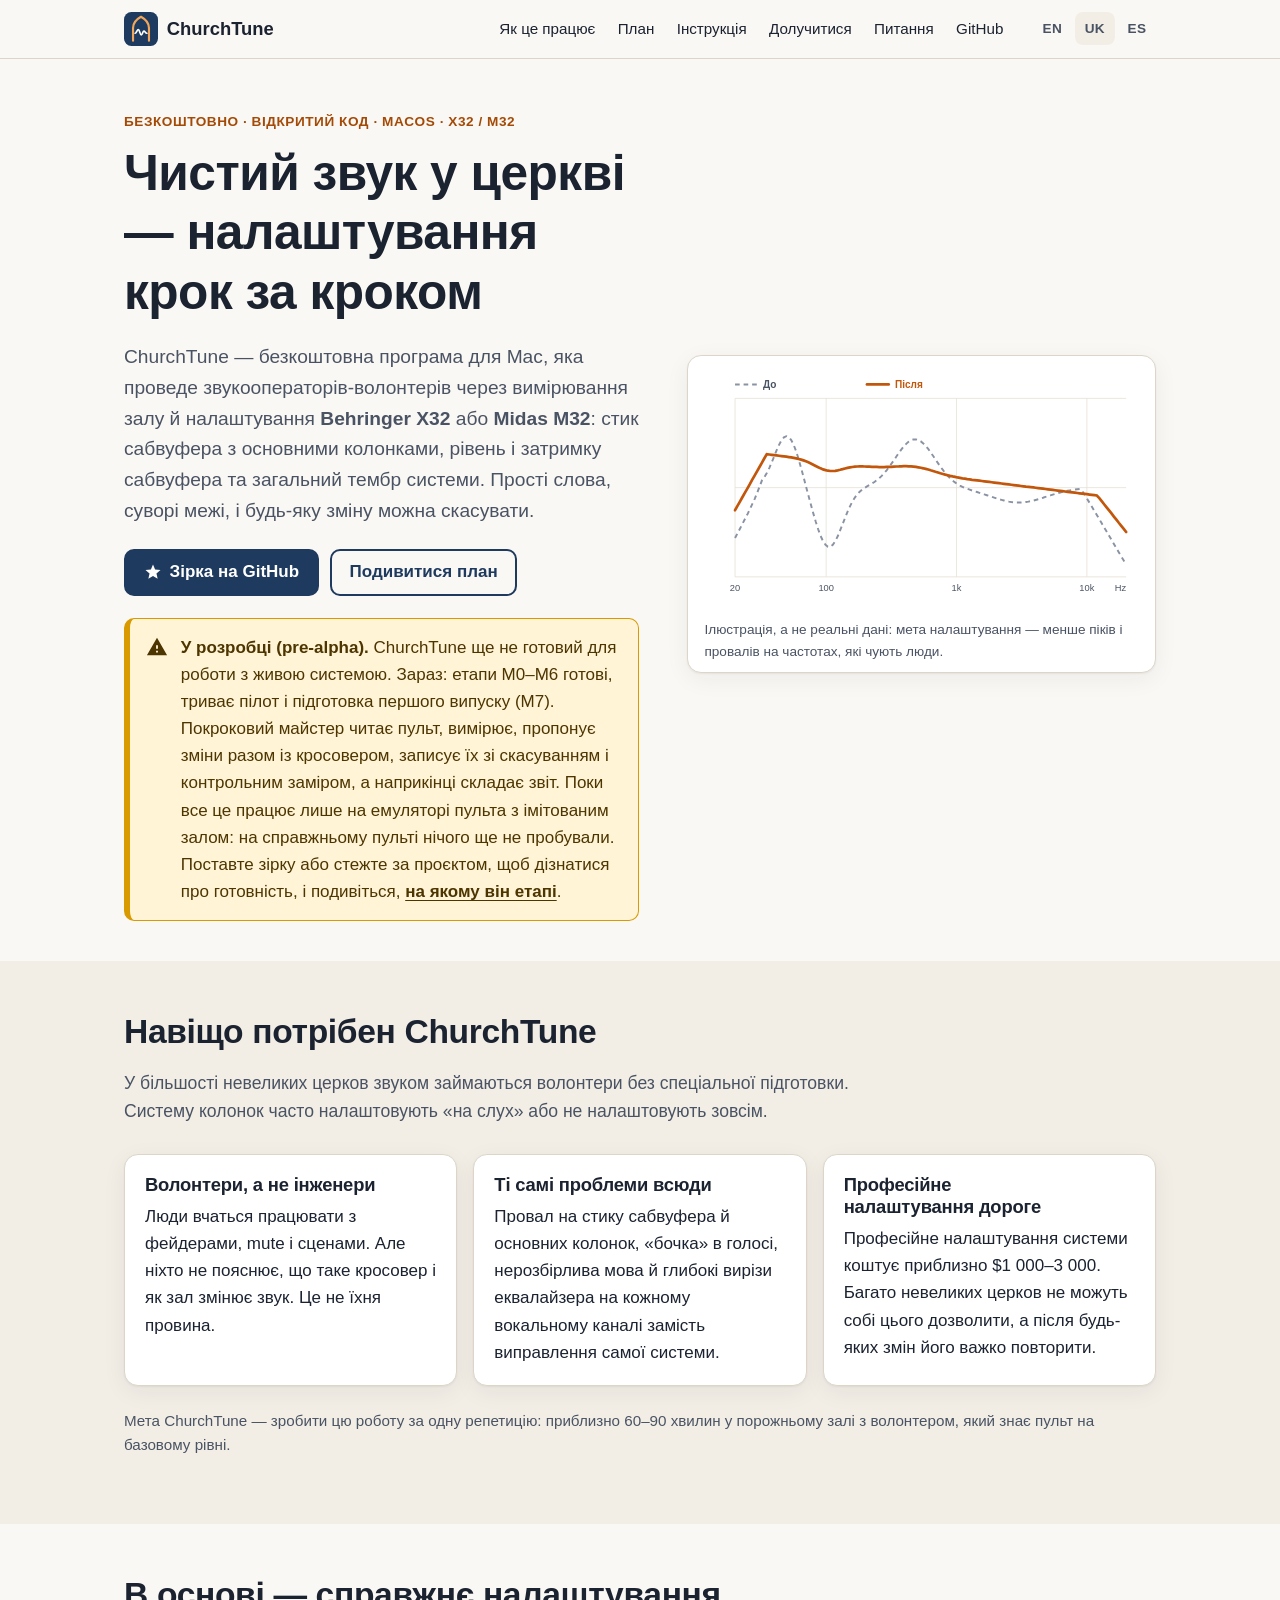
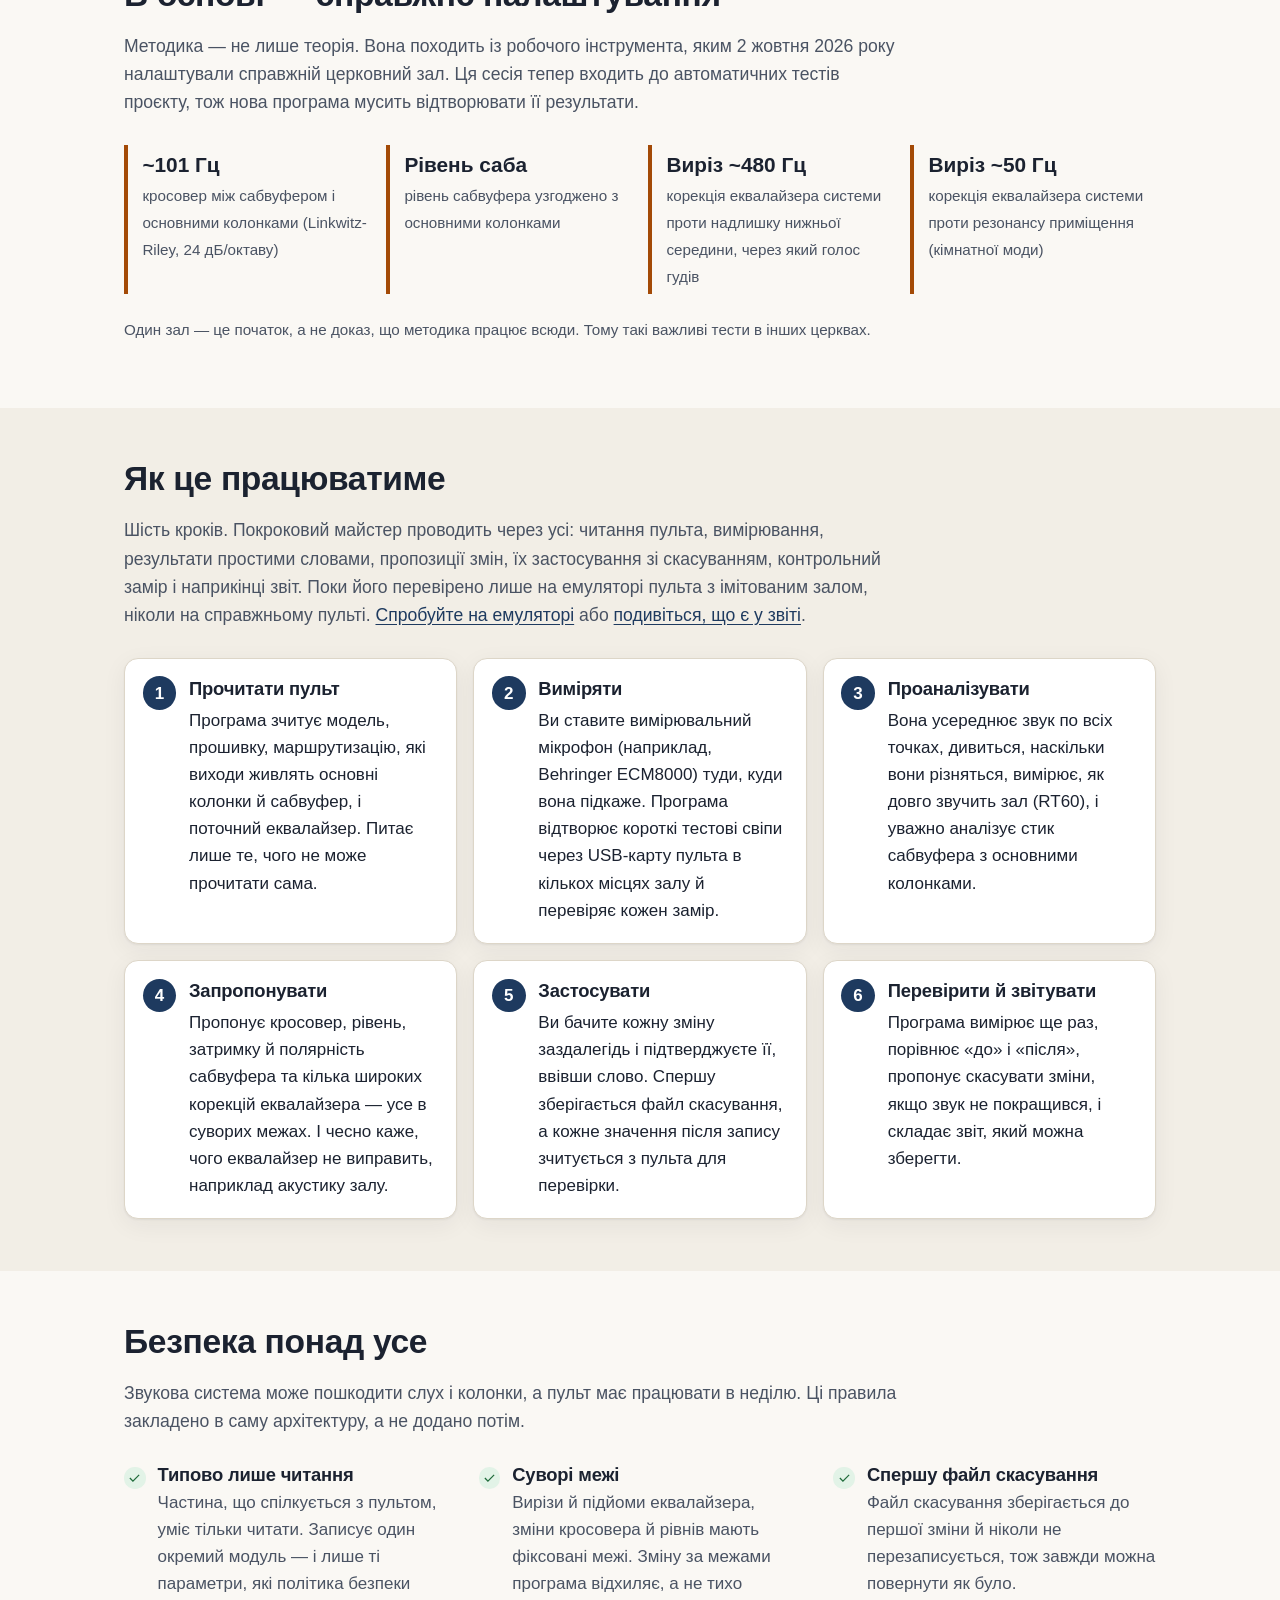
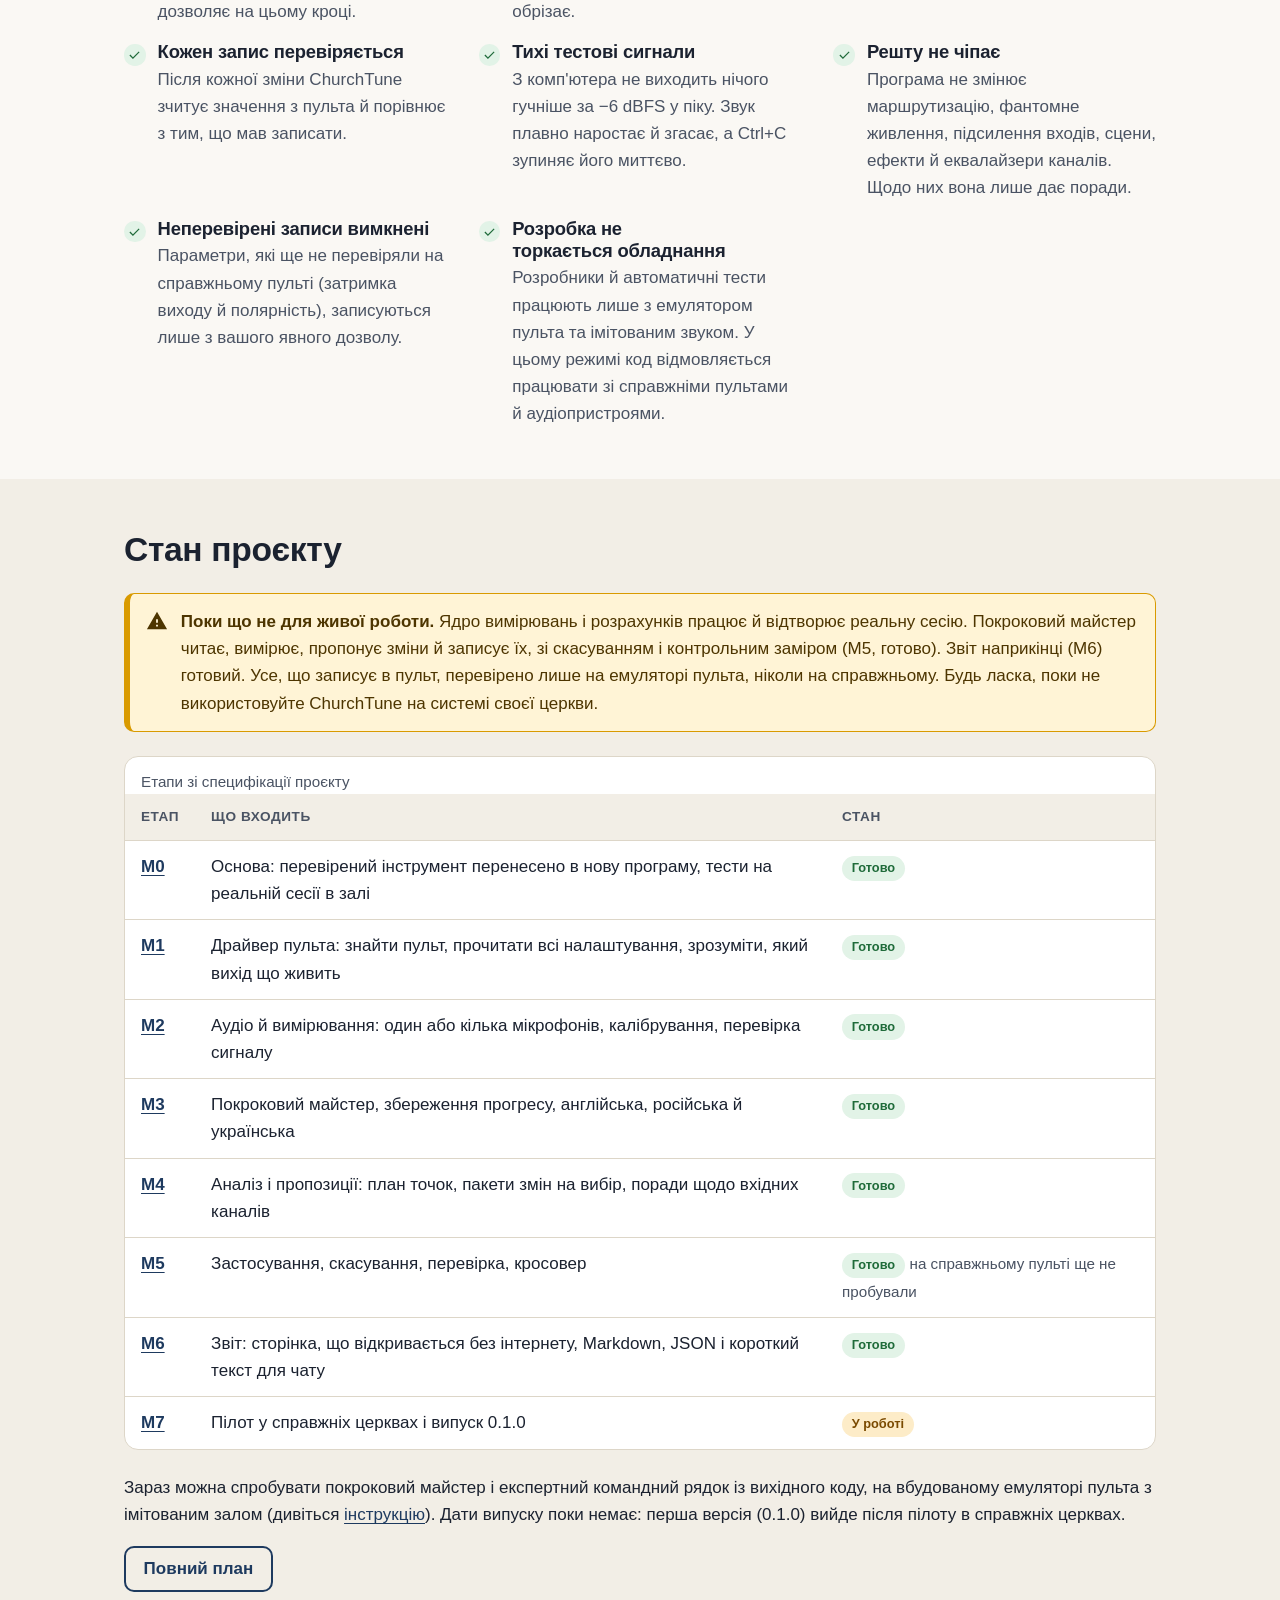
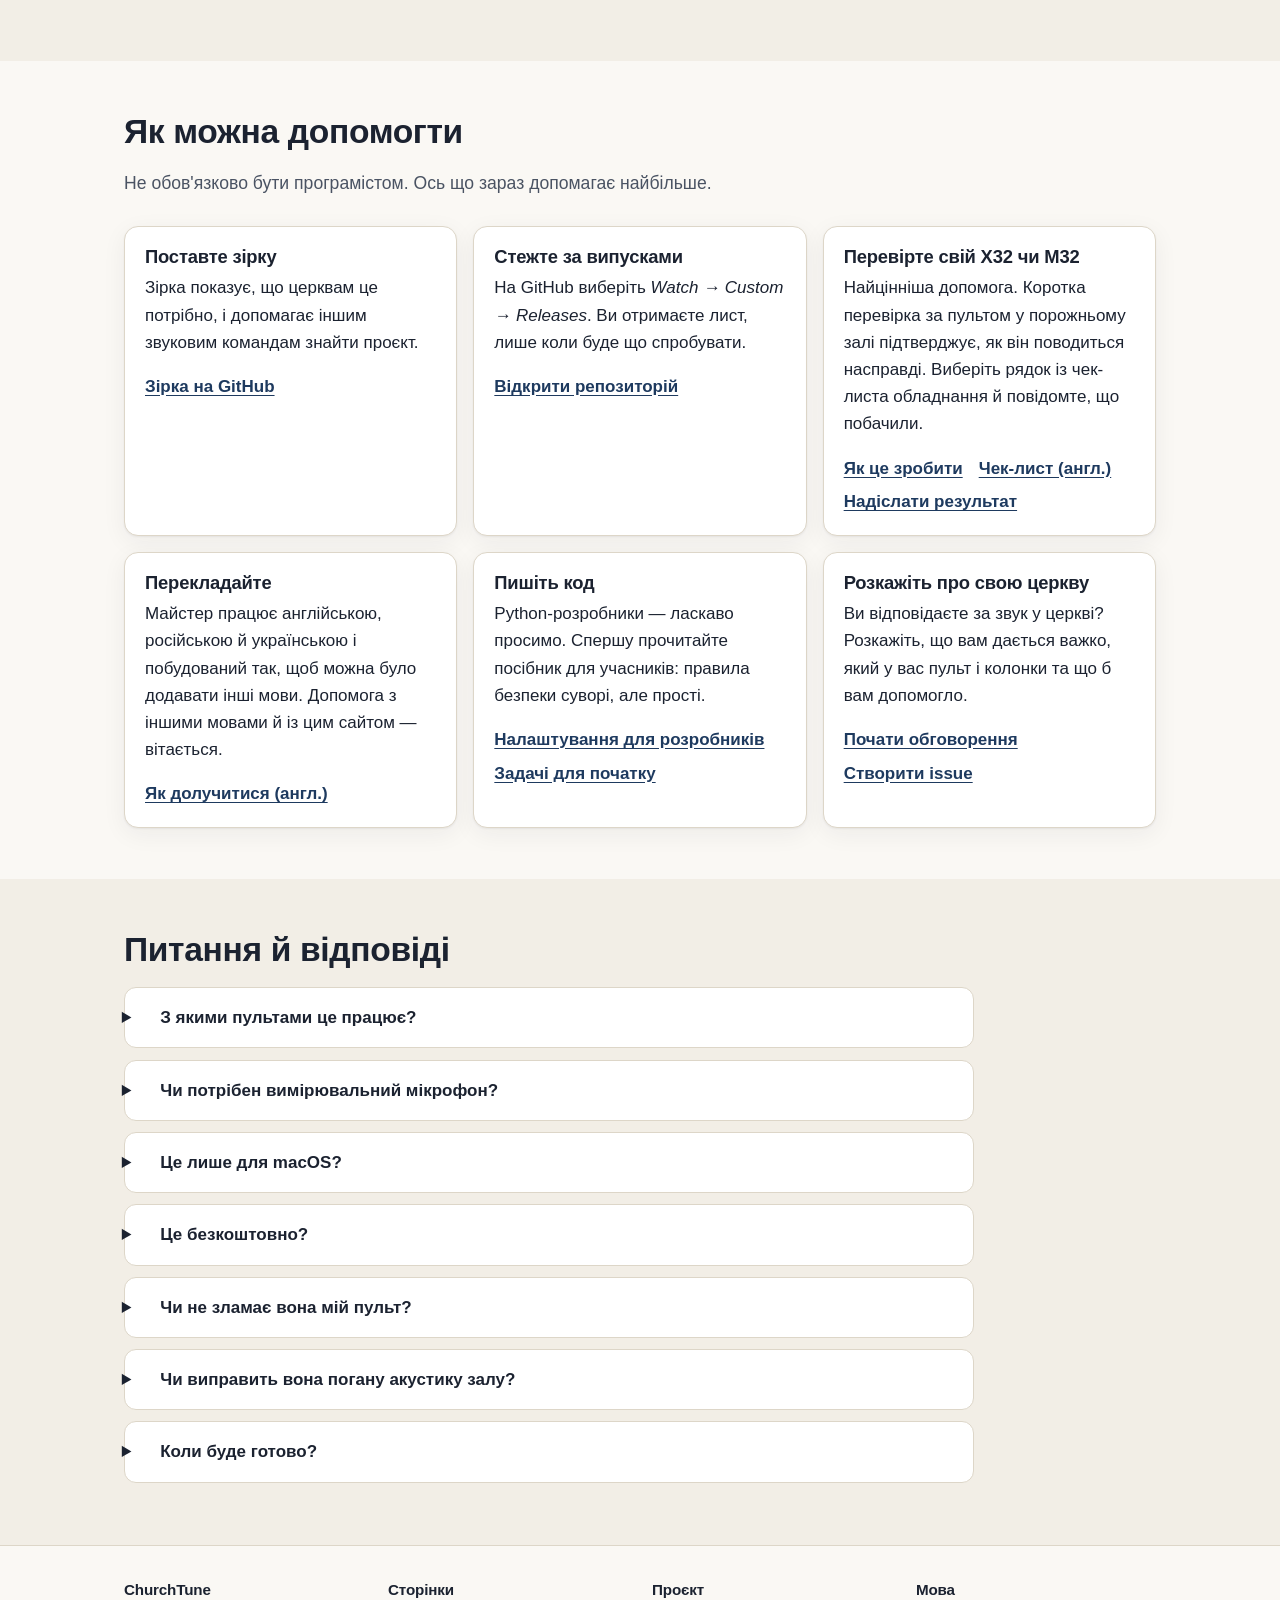
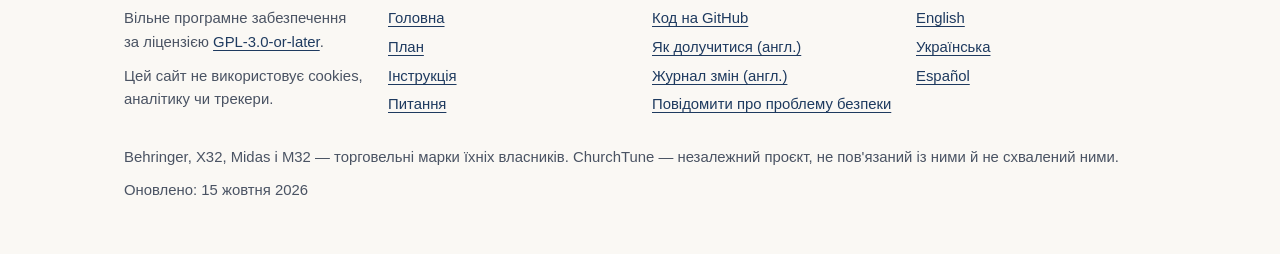
<file: site/uk/index.html>
<!doctype html>
<html lang="uk">
<head>
<meta charset="utf-8">
<meta name="viewport" content="width=device-width, initial-scale=1">
<title>ChurchTune — безкоштовне налаштування звуку в церкві з пультом X32 або M32</title>
<meta name="description" content="Безкоштовна програма з відкритим кодом для macOS, яка проведе церковних звукооператорів-волонтерів через вимірювання залу й налаштування Behringer X32 або Midas M32. У розробці (pre-alpha).">
<link rel="canonical" href="https://mihailshumilov.github.io/ChurchAutoTune/uk/">
<link rel="alternate" hreflang="en" href="https://mihailshumilov.github.io/ChurchAutoTune/en/"><link rel="alternate" hreflang="uk" href="https://mihailshumilov.github.io/ChurchAutoTune/uk/"><link rel="alternate" hreflang="es" href="https://mihailshumilov.github.io/ChurchAutoTune/es/"><link rel="alternate" hreflang="x-default" href="https://mihailshumilov.github.io/ChurchAutoTune/">
<link rel="icon" href="../assets/logo.svg" type="image/svg+xml">
<link rel="stylesheet" href="../assets/style.css">
<meta name="color-scheme" content="light dark">
<meta name="theme-color" content="#faf8f4" media="(prefers-color-scheme: light)">
<meta name="theme-color" content="#0f141c" media="(prefers-color-scheme: dark)">
<meta property="og:type" content="website">
<meta property="og:site_name" content="ChurchTune">
<meta property="og:title" content="ChurchTune — безкоштовне налаштування звуку в церкві з пультом X32 або M32">
<meta property="og:description" content="Безкоштовна програма з відкритим кодом для macOS, яка проведе церковних звукооператорів-волонтерів через вимірювання залу й налаштування Behringer X32 або Midas M32. У розробці (pre-alpha).">
<meta property="og:url" content="https://mihailshumilov.github.io/ChurchAutoTune/uk/">
<meta property="og:image" content="https://mihailshumilov.github.io/ChurchAutoTune/assets/og.png">
<meta property="og:image:width" content="1200">
<meta property="og:image:height" content="630">
<meta property="og:image:alt" content="ChurchTune: безкоштовне налаштування звуку для церков з Behringer X32 або Midas M32">
<meta property="og:locale" content="uk_UA">
<meta property="og:locale:alternate" content="en_US"><meta property="og:locale:alternate" content="es_ES">
<meta name="twitter:card" content="summary_large_image">
<meta name="twitter:title" content="ChurchTune — безкоштовне налаштування звуку в церкві з пультом X32 або M32">
<meta name="twitter:description" content="Безкоштовна програма з відкритим кодом для macOS, яка проведе церковних звукооператорів-волонтерів через вимірювання залу й налаштування Behringer X32 або Midas M32. У розробці (pre-alpha).">
<meta name="twitter:image" content="https://mihailshumilov.github.io/ChurchAutoTune/assets/og.png">
<meta name="twitter:image:alt" content="ChurchTune: безкоштовне налаштування звуку для церков з Behringer X32 або Midas M32">
<script type="application/ld+json">{"@context": "https://schema.org", "@type": "SoftwareApplication", "name": "ChurchTune", "description": "Безкоштовна програма з відкритим кодом для macOS, яка проведе церковних звукооператорів-волонтерів через вимірювання залу й налаштування Behringer X32 або Midas M32. У розробці (pre-alpha).", "inLanguage": "uk", "url": "https://mihailshumilov.github.io/ChurchAutoTune/uk/", "image": "https://mihailshumilov.github.io/ChurchAutoTune/assets/og.png", "operatingSystem": "macOS", "applicationCategory": "MultimediaApplication", "isAccessibleForFree": true, "license": "https://spdx.org/licenses/GPL-3.0-or-later.html", "softwareHelp": "https://mihailshumilov.github.io/ChurchAutoTune/uk/guide/", "sameAs": "https://github.com/mihailShumilov/ChurchAutoTune", "offers": {"@type": "Offer", "price": "0", "priceCurrency": "USD"}}</script>
</head>

<body>
<a class="skip" href="#main">Перейти до змісту</a>
<header class="site-header">
<div class="wrap">
<a class="brand" href="../uk/"><img src="../assets/logo.svg" alt="" width="34" height="34">ChurchTune</a>
<nav class="main-nav" aria-label="Головне меню"><ul><li><a href="../uk/#how">Як це працює</a></li><li><a href="../uk/roadmap/">План</a></li><li><a href="../uk/guide/">Інструкція</a></li><li><a href="../uk/#help">Долучитися</a></li><li><a href="../uk/#faq">Питання</a></li><li><a href="https://github.com/mihailShumilov/ChurchAutoTune">GitHub</a></li></ul></nav>
<nav class="lang-switch" aria-label="Мова"><ul><li><a href="../en/" hreflang="en" lang="en"><abbr title="English" style="text-decoration:none">EN</abbr></a></li><li><a href="../uk/" hreflang="uk" lang="uk" aria-current="page"><abbr title="Українська" style="text-decoration:none">UK</abbr></a></li><li><a href="../es/" hreflang="es" lang="es"><abbr title="Español" style="text-decoration:none">ES</abbr></a></li></ul></nav>
</div>
</header>

<main id="main">
<section class="hero" aria-labelledby="hero-title">
<div class="wrap">
<div>
<p class="eyebrow">Безкоштовно · Відкритий код · macOS · X32 / M32</p>
<h1 id="hero-title">Чистий звук у церкві — налаштування крок за кроком</h1>
<p class="lead">ChurchTune — безкоштовна програма для Mac, яка проведе звукооператорів-волонтерів через вимірювання залу й налаштування <strong>Behringer X32</strong> або <strong>Midas M32</strong>: стик сабвуфера з основними колонками, рівень і затримку сабвуфера та загальний тембр системи. Прості слова, суворі межі, і будь-яку зміну можна скасувати.</p>
<div class="actions">
<a class="btn btn-primary" href="https://github.com/mihailShumilov/ChurchAutoTune"><svg viewBox="0 0 24 24" aria-hidden="true"><path d="M12 17.3 18.2 21l-1.6-7 5.4-4.7-7.2-.6L12 2 9.2 8.7 2 9.3 7.4 14l-1.6 7z"/></svg>Зірка на GitHub</a>
<a class="btn btn-ghost" href="../uk/roadmap/">Подивитися план</a>
</div>
<div class="notice" role="note"><svg viewBox="0 0 24 24" aria-hidden="true"><path d="M1 21h22L12 2 1 21zm12-3h-2v-2h2v2zm0-4h-2v-4h2v4z"/></svg><p><strong>У розробці (pre-alpha).</strong> ChurchTune ще не готовий для роботи з живою системою. Зараз: етапи M0–M6 готові, триває пілот і підготовка першого випуску (M7). Покроковий майстер читає пульт, вимірює, пропонує зміни разом із кросовером, записує їх зі скасуванням і контрольним заміром, а наприкінці складає звіт. Поки все це працює лише на емуляторі пульта з імітованим залом: на справжньому пульті нічого ще не пробували. Поставте зірку або стежте за проєктом, щоб дізнатися про готовність, і подивіться, <a href="../uk/roadmap/">на якому він етапі</a>.</p></div>
</div>
<figure class="figure">
<svg class="chart" viewBox="0 0 560 300" role="img" aria-labelledby="chart-title chart-desc"><title id="chart-title">Ілюстрація частотної характеристики до і після налаштування</title><desc id="chart-desc">Намальований приклад, а не замір: пунктирна крива має пік на низьких басах, провал на стику сабвуфера й основних колонок і горб на нижній середині; суцільна крива рівна й плавно спадає.</desc><line class="grid" x1="40.0" y1="34" x2="40.0" y2="264"/><text class="axis-label" x="40.0" y="282" text-anchor="middle">20</text><line class="grid" x1="157.4" y1="34" x2="157.4" y2="264"/><text class="axis-label" x="157.4" y="282" text-anchor="middle">100</text><line class="grid" x1="325.4" y1="34" x2="325.4" y2="264"/><text class="axis-label" x="325.4" y="282" text-anchor="middle">1k</text><line class="grid" x1="493.4" y1="34" x2="493.4" y2="264"/><text class="axis-label" x="493.4" y="282" text-anchor="middle">10k</text><line class="grid" x1="40" y1="264.0" x2="544" y2="264.0"/><line class="grid" x1="40" y1="149.0" x2="544" y2="149.0"/><line class="grid" x1="40" y1="34.0" x2="544" y2="34.0"/><text class="axis-label" x="544" y="282" text-anchor="end">Hz</text><line class="before" x1="40" y1="16" x2="68" y2="16"/><text class="legend legend-before" x="76" y="20">До</text><line class="after" x1="210" y1="16" x2="238" y2="16"/><text class="legend legend-after" x="246" y="20">Після</text><path class="before" d="M40.0,214.0 L43.1,208.0 L46.3,202.0 L49.4,195.9 L52.6,189.8 L55.8,183.7 L58.9,177.3 L62.0,170.7 L65.2,163.7 L68.3,156.2 L71.5,148.0 L74.7,139.6 L77.8,135.4 L80.9,130.2 L84.1,123.8 L87.2,116.6 L90.4,108.8 L93.5,101.1 L96.7,93.9 L99.8,88.1 L103.0,84.2 L106.2,82.7 L109.3,83.8 L112.4,87.7 L115.6,94.0 L118.8,102.4 L121.9,112.3 L125.0,123.3 L128.2,134.9 L131.3,146.9 L134.5,158.8 L137.7,170.6 L140.8,182.0 L143.9,192.7 L147.1,202.6 L150.2,211.1 L153.4,218.0 L156.6,222.7 L159.7,225.1 L162.8,225.1 L166.0,222.6 L169.1,218.0 L172.3,211.7 L175.4,204.2 L178.6,196.1 L181.8,187.9 L184.9,180.2 L188.1,173.1 L191.2,167.0 L194.4,161.8 L197.5,157.6 L200.6,154.3 L203.8,151.6 L206.9,149.4 L210.1,147.4 L213.2,145.6 L216.4,143.7 L219.6,141.7 L222.7,139.4 L225.9,136.8 L229.0,133.8 L232.1,130.4 L235.3,126.7 L238.4,122.5 L241.6,118.1 L244.8,113.6 L247.9,108.9 L251.1,104.3 L254.2,100.0 L257.4,96.0 L260.5,92.6 L263.6,89.9 L266.8,87.9 L269.9,86.9 L273.1,86.8 L276.2,87.6 L279.4,89.4 L282.6,92.0 L285.7,95.3 L288.9,99.1 L292.0,103.5 L295.1,108.0 L298.3,112.7 L301.5,117.4 L304.6,121.9 L307.8,126.2 L310.9,130.2 L314.0,133.8 L317.2,137.0 L320.4,139.8 L323.5,142.3 L326.6,144.4 L329.8,146.3 L333.0,147.9 L336.1,149.3 L339.2,150.5 L342.4,151.6 L345.5,152.7 L348.7,153.7 L351.9,154.7 L355.0,155.7 L358.1,156.7 L361.3,157.8 L364.5,158.8 L367.6,159.8 L370.8,160.9 L373.9,161.9 L377.0,162.9 L380.2,163.9 L383.4,164.8 L386.5,165.6 L389.6,166.4 L392.8,167.0 L396.0,167.5 L399.1,167.9 L402.2,168.1 L405.4,168.2 L408.5,168.1 L411.7,167.9 L414.9,167.5 L418.0,167.0 L421.1,166.4 L424.3,165.7 L427.4,164.9 L430.6,164.0 L433.8,163.1 L436.9,162.1 L440.0,161.0 L443.2,160.0 L446.4,159.0 L449.5,158.0 L452.6,157.1 L455.8,156.2 L459.0,155.3 L462.1,154.5 L465.2,153.8 L468.4,153.1 L471.6,152.5 L474.7,152.0 L477.9,151.5 L481.0,151.1 L484.1,150.7 L487.3,153.1 L490.5,158.2 L493.6,163.3 L496.8,168.5 L499.9,173.7 L503.0,179.0 L506.2,184.3 L509.4,189.6 L512.5,194.9 L515.6,200.2 L518.8,205.5 L522.0,210.9 L525.1,216.2 L528.2,221.6 L531.4,226.9 L534.5,232.3 L537.7,237.6 L540.9,243.0 L544.0,248.4"/><path class="after" d="M40.0,178.1 L43.1,172.6 L46.3,167.0 L49.4,161.4 L52.6,155.8 L55.8,150.3 L58.9,144.7 L62.0,139.1 L65.2,133.5 L68.3,128.0 L71.5,122.4 L74.7,116.8 L77.8,111.2 L80.9,105.9 L84.1,106.3 L87.2,106.7 L90.4,107.1 L93.5,107.5 L96.7,107.9 L99.8,108.3 L103.0,108.7 L106.2,109.1 L109.3,109.6 L112.4,110.1 L115.6,110.7 L118.8,111.3 L121.9,112.1 L125.0,112.9 L128.2,113.9 L131.3,115.1 L134.5,116.4 L137.7,117.9 L140.8,119.5 L143.9,121.1 L147.1,122.7 L150.2,124.2 L153.4,125.5 L156.6,126.5 L159.7,127.2 L162.8,127.6 L166.0,127.6 L169.1,127.3 L172.3,126.7 L175.4,126.0 L178.6,125.2 L181.8,124.3 L184.9,123.6 L188.1,122.9 L191.2,122.4 L194.4,122.0 L197.5,121.8 L200.6,121.7 L203.8,121.7 L206.9,121.8 L210.1,121.9 L213.2,122.0 L216.4,122.2 L219.6,122.3 L222.7,122.4 L225.9,122.5 L229.0,122.5 L232.1,122.5 L235.3,122.4 L238.4,122.3 L241.6,122.2 L244.8,122.0 L247.9,121.8 L251.1,121.7 L254.2,121.5 L257.4,121.4 L260.5,121.4 L263.6,121.5 L266.8,121.6 L269.9,121.9 L273.1,122.3 L276.2,122.8 L279.4,123.4 L282.6,124.1 L285.7,124.9 L288.9,125.7 L292.0,126.7 L295.1,127.6 L298.3,128.6 L301.5,129.5 L304.6,130.5 L307.8,131.4 L310.9,132.3 L314.0,133.1 L317.2,133.9 L320.4,134.6 L323.5,135.2 L326.6,135.9 L329.8,136.4 L333.0,137.0 L336.1,137.5 L339.2,138.0 L342.4,138.4 L345.5,138.9 L348.7,139.3 L351.9,139.7 L355.0,140.1 L358.1,140.5 L361.3,140.9 L364.5,141.3 L367.6,141.7 L370.8,142.1 L373.9,142.5 L377.0,142.9 L380.2,143.3 L383.4,143.7 L386.5,144.1 L389.6,144.5 L392.8,144.9 L396.0,145.3 L399.1,145.7 L402.2,146.1 L405.4,146.5 L408.5,146.9 L411.7,147.3 L414.9,147.7 L418.0,148.0 L421.1,148.4 L424.3,148.8 L427.4,149.2 L430.6,149.6 L433.8,150.0 L436.9,150.4 L440.0,150.8 L443.2,151.2 L446.4,151.6 L449.5,152.0 L452.6,152.4 L455.8,152.8 L459.0,153.2 L462.1,153.6 L465.2,154.0 L468.4,154.4 L471.6,154.7 L474.7,155.1 L477.9,155.5 L481.0,155.9 L484.1,156.3 L487.3,156.7 L490.5,157.1 L493.6,157.5 L496.8,157.9 L499.9,158.3 L503.0,158.7 L506.2,159.1 L509.4,162.5 L512.5,166.4 L515.6,170.4 L518.8,174.4 L522.0,178.4 L525.1,182.3 L528.2,186.3 L531.4,190.3 L534.5,194.3 L537.7,198.2 L540.9,202.2 L544.0,206.2"/></svg>
<figcaption>Ілюстрація, а не реальні дані: мета налаштування — менше піків і провалів на частотах, які чують люди.</figcaption>
</figure>
</div>
</section>
<section class="section section-alt" id="problem" aria-labelledby="problem-title">
<div class="wrap">
<h2 id="problem-title">Навіщо потрібен ChurchTune</h2>
<p class="section-intro">У більшості невеликих церков звуком займаються волонтери без спеціальної підготовки. Систему колонок часто налаштовують «на слух» або не налаштовують зовсім.</p>
<ul class="cards"><li class="card"><h3>Волонтери, а не інженери</h3><p>Люди вчаться працювати з фейдерами, mute і сценами. Але ніхто не пояснює, що таке кросовер і як зал змінює звук. Це не їхня провина.</p></li><li class="card"><h3>Ті самі проблеми всюди</h3><p>Провал на стику сабвуфера й основних колонок, «бочка» в голосі, нерозбірлива мова й глибокі вирізи еквалайзера на кожному вокальному каналі замість виправлення самої системи.</p></li><li class="card"><h3>Професійне налаштування дороге</h3><p>Професійне налаштування системи коштує приблизно $1 000–3 000. Багато невеликих церков не можуть собі цього дозволити, а після будь-яких змін його важко повторити.</p></li></ul>
<p class="note" style="margin-top:1.4rem">Мета ChurchTune — зробити цю роботу за одну репетицію: приблизно 60–90 хвилин у порожньому залі з волонтером, який знає пульт на базовому рівні.</p>
</div>
</section>
<section class="section" id="proof" aria-labelledby="proof-title">
<div class="wrap">
<h2 id="proof-title">В основі — справжнє налаштування</h2>
<p class="section-intro">Методика — не лише теорія. Вона походить із робочого інструмента, яким 2 жовтня 2026 року налаштували справжній церковний зал. Ця сесія тепер входить до автоматичних тестів проєкту, тож нова програма мусить відтворювати її результати.</p>
<ul class="facts"><li><strong>~101 Гц</strong><span>кросовер між сабвуфером і основними колонками (Linkwitz-Riley, 24 дБ/октаву)</span></li><li><strong>Рівень саба</strong><span>рівень сабвуфера узгоджено з основними колонками</span></li><li><strong>Виріз ~480 Гц</strong><span>корекція еквалайзера системи проти надлишку нижньої середини, через який голос гудів</span></li><li><strong>Виріз ~50 Гц</strong><span>корекція еквалайзера системи проти резонансу приміщення (кімнатної моди)</span></li></ul>
<p class="note">Один зал — це початок, а не доказ, що методика працює всюди. Тому такі важливі тести в інших церквах.</p>
</div>
</section>
<section class="section section-alt" id="how" aria-labelledby="how-title">
<div class="wrap">
<h2 id="how-title">Як це працюватиме</h2>
<p class="section-intro">Шість кроків. Покроковий майстер проводить через усі: читання пульта, вимірювання, результати простими словами, пропозиції змін, їх застосування зі скасуванням, контрольний замір і наприкінці звіт. Поки його перевірено лише на емуляторі пульта з імітованим залом, ніколи на справжньому пульті. <a href="../uk/guide/#try-wizard">Спробуйте на емуляторі</a> або <a href="../uk/guide/#try-wizard-report">подивіться, що є у звіті</a>.</p>
<ol class="steps"><li><h3>Прочитати пульт</h3><p>Програма зчитує модель, прошивку, маршрутизацію, які виходи живлять основні колонки й сабвуфер, і поточний еквалайзер. Питає лише те, чого не може прочитати сама.</p></li><li><h3>Виміряти</h3><p>Ви ставите вимірювальний мікрофон (наприклад, Behringer ECM8000) туди, куди вона підкаже. Програма відтворює короткі тестові свіпи через USB-карту пульта в кількох місцях залу й перевіряє кожен замір.</p></li><li><h3>Проаналізувати</h3><p>Вона усереднює звук по всіх точках, дивиться, наскільки вони різняться, вимірює, як довго звучить зал (RT60), і уважно аналізує стик сабвуфера з основними колонками.</p></li><li><h3>Запропонувати</h3><p>Пропонує кросовер, рівень, затримку й полярність сабвуфера та кілька широких корекцій еквалайзера — усе в суворих межах. І чесно каже, чого еквалайзер не виправить, наприклад акустику залу.</p></li><li><h3>Застосувати</h3><p>Ви бачите кожну зміну заздалегідь і підтверджуєте її, ввівши слово. Спершу зберігається файл скасування, а кожне значення після запису зчитується з пульта для перевірки.</p></li><li><h3>Перевірити й звітувати</h3><p>Програма вимірює ще раз, порівнює «до» і «після», пропонує скасувати зміни, якщо звук не покращився, і складає звіт, який можна зберегти.</p></li></ol>
</div>
</section>
<section class="section" id="safety" aria-labelledby="safety-title">
<div class="wrap">
<h2 id="safety-title">Безпека понад усе</h2>
<p class="section-intro">Звукова система може пошкодити слух і колонки, а пульт має працювати в неділю. Ці правила закладено в саму архітектуру, а не додано потім.</p>
<ul class="checks"><li><h3>Типово лише читання</h3><p>Частина, що спілкується з пультом, уміє тільки читати. Записує один окремий модуль — і лише ті параметри, які політика безпеки дозволяє на цьому кроці.</p></li><li><h3>Суворі межі</h3><p>Вирізи й підйоми еквалайзера, зміни кросовера й рівнів мають фіксовані межі. Зміну за межами програма відхиляє, а не тихо обрізає.</p></li><li><h3>Спершу файл скасування</h3><p>Файл скасування зберігається до першої зміни й ніколи не перезаписується, тож завжди можна повернути як було.</p></li><li><h3>Кожен запис перевіряється</h3><p>Після кожної зміни ChurchTune зчитує значення з пульта й порівнює з тим, що мав записати.</p></li><li><h3>Тихі тестові сигнали</h3><p>З комп'ютера не виходить нічого гучніше за −6 dBFS у піку. Звук плавно наростає й згасає, а Ctrl+C зупиняє його миттєво.</p></li><li><h3>Решту не чіпає</h3><p>Програма не змінює маршрутизацію, фантомне живлення, підсилення входів, сцени, ефекти й еквалайзери каналів. Щодо них вона лише дає поради.</p></li><li><h3>Неперевірені записи вимкнені</h3><p>Параметри, які ще не перевіряли на справжньому пульті (затримка виходу й полярність), записуються лише з вашого явного дозволу.</p></li><li><h3>Розробка не торкається обладнання</h3><p>Розробники й автоматичні тести працюють лише з емулятором пульта та імітованим звуком. У цьому режимі код відмовляється працювати зі справжніми пультами й аудіопристроями.</p></li></ul>
</div>
</section>
<section class="section section-alt" id="status" aria-labelledby="status-title">
<div class="wrap">
<h2 id="status-title">Стан проєкту</h2>
<div class="notice" role="note"><svg viewBox="0 0 24 24" aria-hidden="true"><path d="M1 21h22L12 2 1 21zm12-3h-2v-2h2v2zm0-4h-2v-4h2v4z"/></svg><p><strong>Поки що не для живої роботи.</strong> Ядро вимірювань і розрахунків працює й відтворює реальну сесію. Покроковий майстер читає, вимірює, пропонує зміни й записує їх, зі скасуванням і контрольним заміром (M5, готово). Звіт наприкінці (M6) готовий. Усе, що записує в пульт, перевірено лише на емуляторі пульта, ніколи на справжньому. Будь ласка, поки не використовуйте ChurchTune на системі своєї церкви.</p></div>
<div class="table-wrap"><table>
<caption class="note" style="text-align:left;padding:0.8rem 1rem 0">Етапи зі специфікації проєкту</caption>
<thead><tr><th scope="col">Етап</th><th scope="col">Що входить</th><th scope="col">Стан</th></tr></thead>
<tbody><tr><th scope="row"><a href="../uk/roadmap/#m0">M0</a></th><td>Основа: перевірений інструмент перенесено в нову програму, тести на реальній сесії в залі</td><td><span class="badge badge-done">Готово</span></td></tr><tr><th scope="row"><a href="../uk/roadmap/#m1">M1</a></th><td>Драйвер пульта: знайти пульт, прочитати всі налаштування, зрозуміти, який вихід що живить</td><td><span class="badge badge-done">Готово</span></td></tr><tr><th scope="row"><a href="../uk/roadmap/#m2">M2</a></th><td>Аудіо й вимірювання: один або кілька мікрофонів, калібрування, перевірка сигналу</td><td><span class="badge badge-done">Готово</span></td></tr><tr><th scope="row"><a href="../uk/roadmap/#m3">M3</a></th><td>Покроковий майстер, збереження прогресу, англійська, російська й українська</td><td><span class="badge badge-done">Готово</span></td></tr><tr><th scope="row"><a href="../uk/roadmap/#m4">M4</a></th><td>Аналіз і пропозиції: план точок, пакети змін на вибір, поради щодо вхідних каналів</td><td><span class="badge badge-done">Готово</span></td></tr><tr><th scope="row"><a href="../uk/roadmap/#m5">M5</a></th><td>Застосування, скасування, перевірка, кросовер</td><td><span class="badge badge-done">Готово</span> <span class="note">на справжньому пульті ще не пробували</span></td></tr><tr><th scope="row"><a href="../uk/roadmap/#m6">M6</a></th><td>Звіт: сторінка, що відкривається без інтернету, Markdown, JSON і короткий текст для чату</td><td><span class="badge badge-done">Готово</span></td></tr><tr><th scope="row"><a href="../uk/roadmap/#m7">M7</a></th><td>Пілот у справжніх церквах і випуск 0.1.0</td><td><span class="badge badge-progress">У роботі</span></td></tr></tbody></table></div>
<p>Зараз можна спробувати покроковий майстер і експертний командний рядок із вихідного коду, на вбудованому емуляторі пульта з імітованим залом (дивіться <a href="../uk/guide/#try-wizard">інструкцію</a>). Дати випуску поки немає: перша версія (0.1.0) вийде після пілоту в справжніх церквах.</p>
<p><a class="btn btn-ghost" href="../uk/roadmap/">Повний план</a></p>
</div>
</section>
<section class="section" id="help" aria-labelledby="help-title">
<div class="wrap">
<h2 id="help-title">Як можна допомогти</h2>
<p class="section-intro">Не обов'язково бути програмістом. Ось що зараз допомагає найбільше.</p>
<ul class="cards"><li class="card"><h3>Поставте зірку</h3><p>Зірка показує, що церквам це потрібно, і допомагає іншим звуковим командам знайти проєкт.</p><div class="links"><a href="https://github.com/mihailShumilov/ChurchAutoTune">Зірка на GitHub</a></div></li><li class="card"><h3>Стежте за випусками</h3><p>На GitHub виберіть <em>Watch → Custom → Releases</em>. Ви отримаєте лист, лише коли буде що спробувати.</p><div class="links"><a href="https://github.com/mihailShumilov/ChurchAutoTune">Відкрити репозиторій</a></div></li><li class="card"><h3>Перевірте свій X32 чи M32</h3><p>Найцінніша допомога. Коротка перевірка за пультом у порожньому залі підтверджує, як він поводиться насправді. Виберіть рядок із чек-листа обладнання й повідомте, що побачили.</p><div class="links"><a href="../uk/guide/#hardware-check">Як це зробити</a><a href="https://github.com/mihailShumilov/ChurchAutoTune/blob/main/docs/hardware-checklist.md">Чек-лист (англ.)</a><a href="https://github.com/mihailShumilov/ChurchAutoTune/issues/new?template=hardware_report.yml">Надіслати результат</a></div></li><li class="card"><h3>Перекладайте</h3><p>Майстер працює англійською, російською й українською і побудований так, щоб можна було додавати інші мови. Допомога з іншими мовами й із цим сайтом — вітається.</p><div class="links"><a href="https://github.com/mihailShumilov/ChurchAutoTune/blob/main/CONTRIBUTING.md">Як долучитися (англ.)</a></div></li><li class="card"><h3>Пишіть код</h3><p>Python-розробники — ласкаво просимо. Спершу прочитайте посібник для учасників: правила безпеки суворі, але прості.</p><div class="links"><a href="../uk/guide/#developers">Налаштування для розробників</a><a href="https://github.com/mihailShumilov/ChurchAutoTune/issues?q=is%3Aopen+label%3A%22good+first+issue%22">Задачі для початку</a></div></li><li class="card"><h3>Розкажіть про свою церкву</h3><p>Ви відповідаєте за звук у церкві? Розкажіть, що вам дається важко, який у вас пульт і колонки та що б вам допомогло.</p><div class="links"><a href="https://github.com/mihailShumilov/ChurchAutoTune/discussions">Почати обговорення</a><a href="https://github.com/mihailShumilov/ChurchAutoTune/issues/new/choose">Створити issue</a></div></li></ul>
</div>
</section>
<section class="section section-alt" id="faq" aria-labelledby="faq-title">
<div class="wrap">
<h2 id="faq-title">Питання й відповіді</h2>
<div class="faq"><details><summary>З якими пультами це працює?</summary><div><p>Програма створюється для сімейства Behringer X32 і Midas M32 з прошивкою 4.x і USB-аудіокартою (наприклад, X-USB в X32). Поки що методику застосовано на одному X32 Producer. Інші моделі потребують перевірки на обладнанні — тому ваші звіти такі важливі. Інші пульти (X Air, WING, Allen &amp; Heath, Yamaha) до першої версії не входять.</p></div></details><details><summary>Чи потрібен вимірювальний мікрофон?</summary><div><p>Так, наприклад Behringer ECM8000, підключений до входу пульта. Достатньо одного мікрофона: ви переставляєте його з точки в точку. ChurchTune може працювати й із кількома мікрофонами одночасно, калібруючи їх між собою (поки перевірено лише на імітованих мікрофонах). Вокальний мікрофон не підійде: він не розрахований чути всі частоти рівно.</p></div></details><details><summary>Це лише для macOS?</summary><div><p>Так, програма створюється для Mac, підключеного до пульта. Ядро написане так, щоб могло працювати й деінде, і автоматичні тести проходять також на Linux, але Windows і Linux у першій версії не підтримуються.</p></div></details><details><summary>Це безкоштовно?</summary><div><p>Так. Програма безкоштовна, з відкритим кодом, за ліцензією <a href="https://github.com/mihailShumilov/ChurchAutoTune/blob/main/LICENSE">GPL-3.0-or-later</a>. Без облікових записів, без підписок, без телеметрії.</p></div></details><details><summary>Чи не зламає вона мій пульт?</summary><div><p>Вона спроєктована так, щоб цього не сталося. Змінює лише кілька системних параметрів у суворих межах, спершу зберігає файл скасування й перевіряє кожне значення після запису. Ніколи не чіпає маршрутизацію, підсилення, фантомне живлення чи сцени. Але це pre-alpha: поки не використовуйте її на живій системі й перед будь-якою перевіркою збережіть сцену на пульті.</p></div></details><details><summary>Чи виправить вона погану акустику залу?</summary><div><p>Ні. Еквалайзер може пом'якшити деякі проблеми, але не прибере луну чи довгу, «каламутну» реверберацію. ChurchTune вимірює, як довго звучить зал, і прямо каже, чого еквалайзер не виправить.</p></div></details><details><summary>Коли буде готово?</summary><div><p>Дати поки немає. Етапи M0–M5 готові: покроковий майстер, пропозиції, застосування змін зі скасуванням, контрольний замір і окремий замір сабвуфера й основних колонок. На справжньому пульті нічого з цього ще не пробували. Звіт (M6) теж готовий. Перший випуск (0.1.0) — після пілоту в справжніх церквах (M7). Стежте за <a href="../uk/roadmap/">планом</a> і за випусками на GitHub.</p></div></details></div>
</div>
</section>
</main>
<footer class="site-footer">
<div class="wrap">
<div class="cols">
<div>
<h2>ChurchTune</h2>
<p>Вільне програмне забезпечення за ліцензією <a href="https://github.com/mihailShumilov/ChurchAutoTune/blob/main/LICENSE">GPL-3.0-or-later</a>.</p>
<p>Цей сайт не використовує cookies, аналітику чи трекери.</p>
</div>
<div>
<h2>Сторінки</h2>
<ul>
<li><a href="../uk/">Головна</a></li>
<li><a href="../uk/roadmap/">План</a></li>
<li><a href="../uk/guide/">Інструкція</a></li>
<li><a href="../uk/#faq">Питання</a></li>
</ul>
</div>
<div>
<h2>Проєкт</h2>
<ul>
<li><a href="https://github.com/mihailShumilov/ChurchAutoTune">Код на GitHub</a></li>
<li><a href="https://github.com/mihailShumilov/ChurchAutoTune/blob/main/CONTRIBUTING.md">Як долучитися (англ.)</a></li>
<li><a href="https://github.com/mihailShumilov/ChurchAutoTune/blob/main/CHANGELOG.md">Журнал змін (англ.)</a></li>
<li><a href="https://github.com/mihailShumilov/ChurchAutoTune/security/advisories/new">Повідомити про проблему безпеки</a></li>
</ul>
</div>
<div>
<h2>Мова</h2>
<ul><li><a href="../en/" hreflang="en" lang="en">English</a></li><li><a href="../uk/" hreflang="uk" lang="uk">Українська</a></li><li><a href="../es/" hreflang="es" lang="es">Español</a></li></ul>
</div>
</div>
<p>Behringer, X32, Midas і M32 — торговельні марки їхніх власників. ChurchTune — незалежний проєкт, не пов&#x27;язаний із ними й не схвалений ними.</p>
<p>Оновлено: <time datetime="2026-10-15">15 жовтня 2026</time></p>
</div>
</footer>
</body>
</html>
</file>
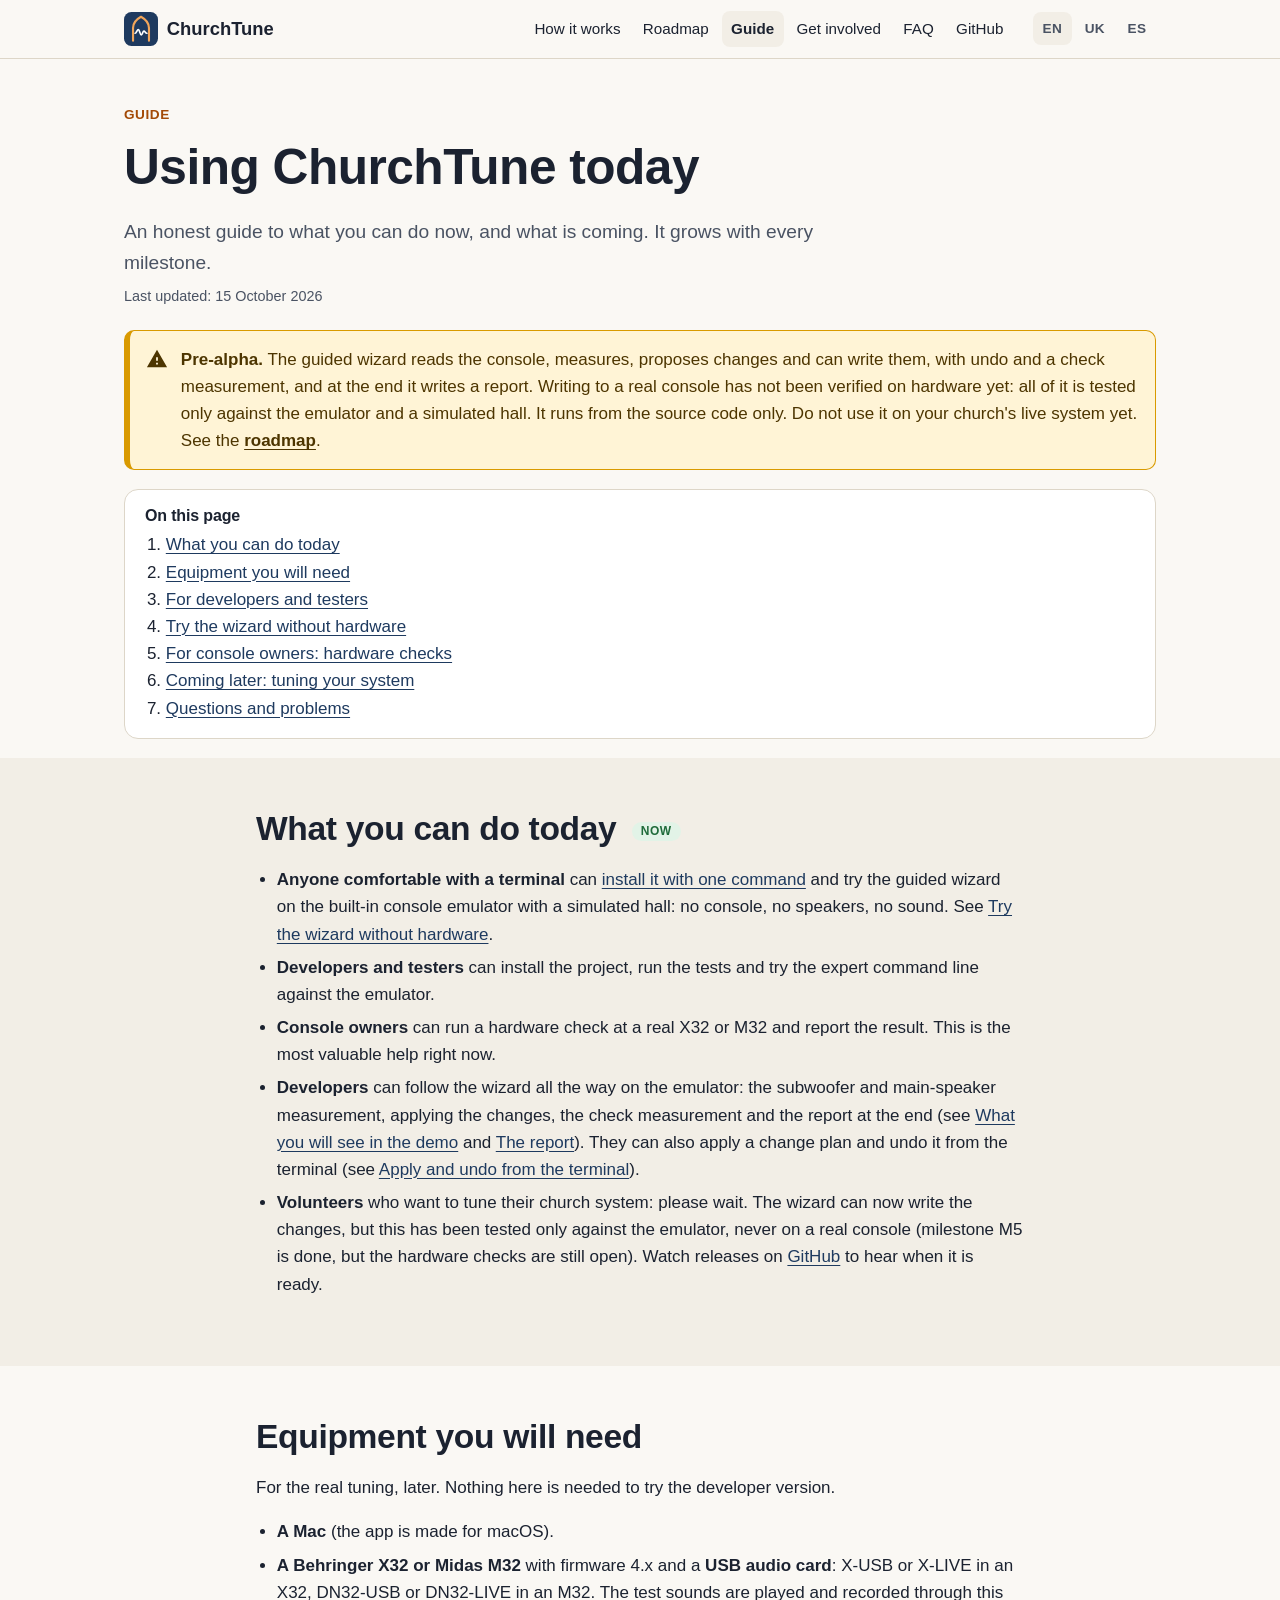
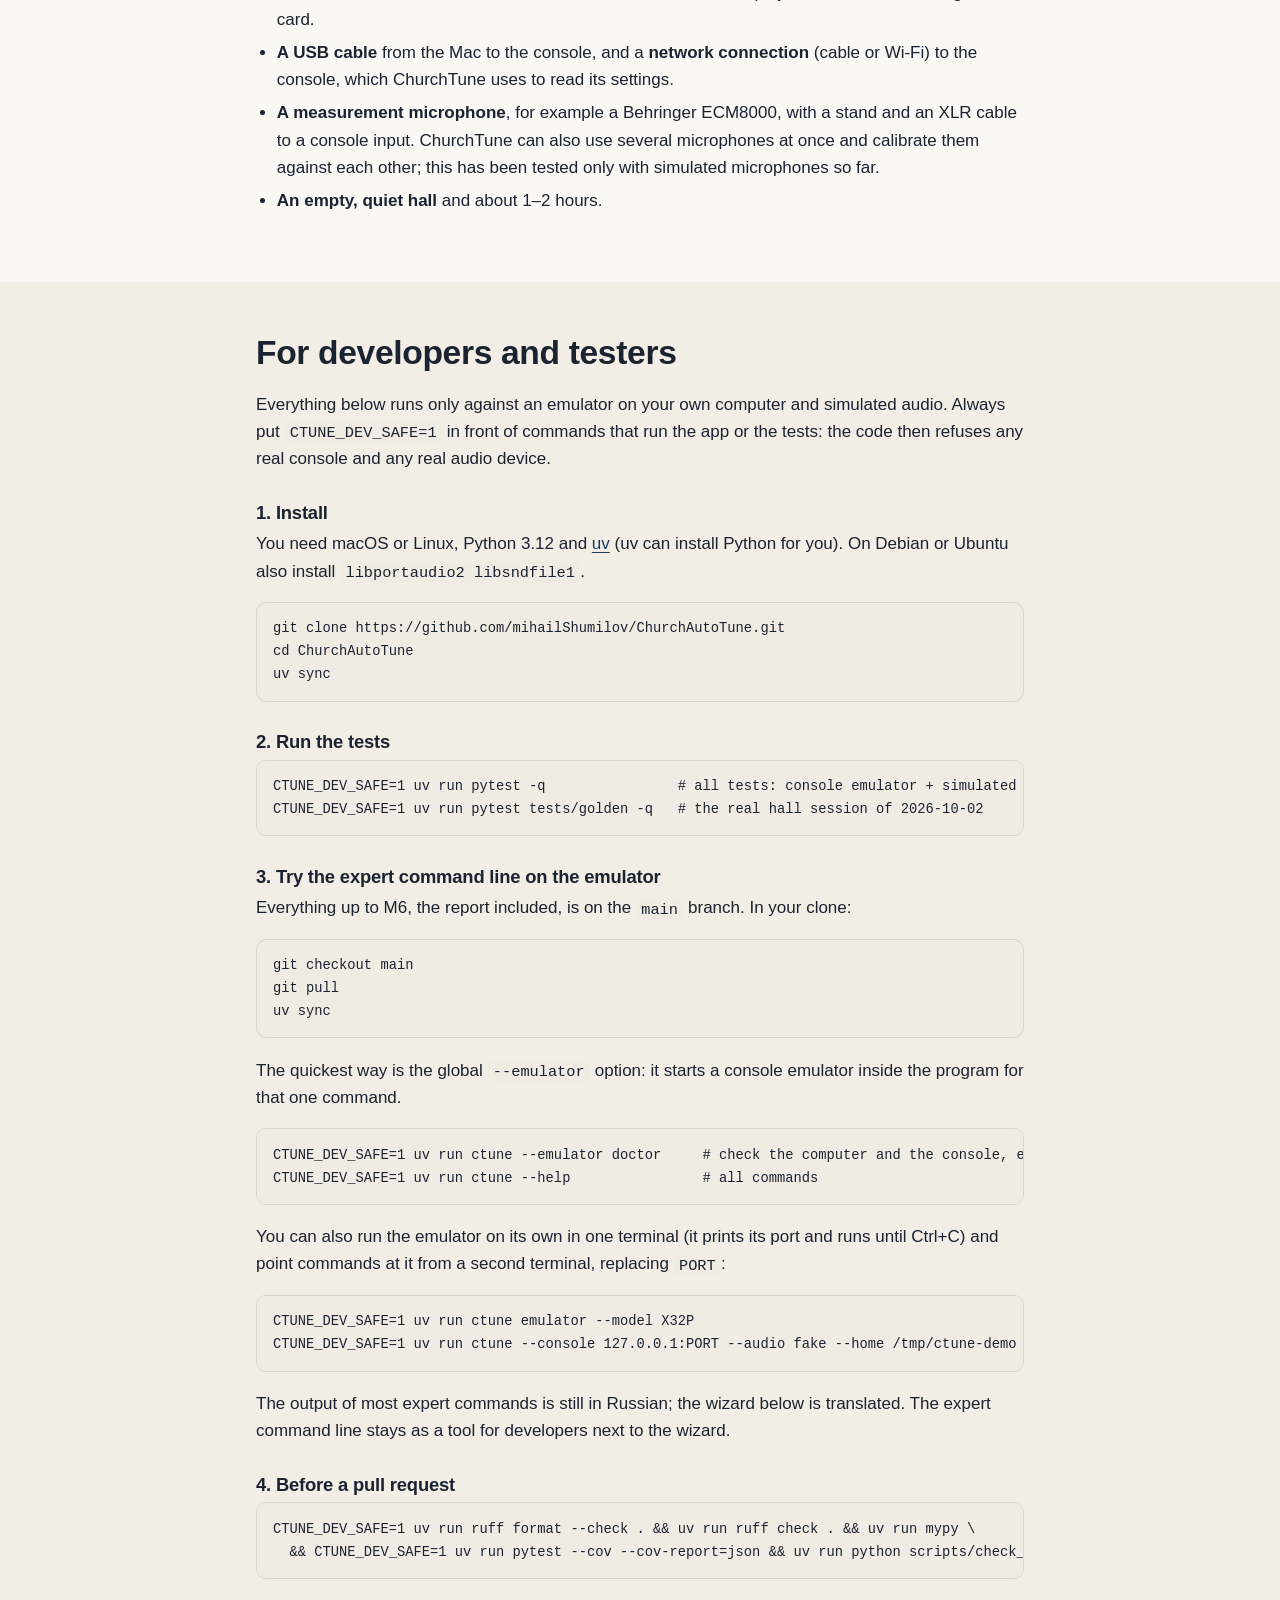
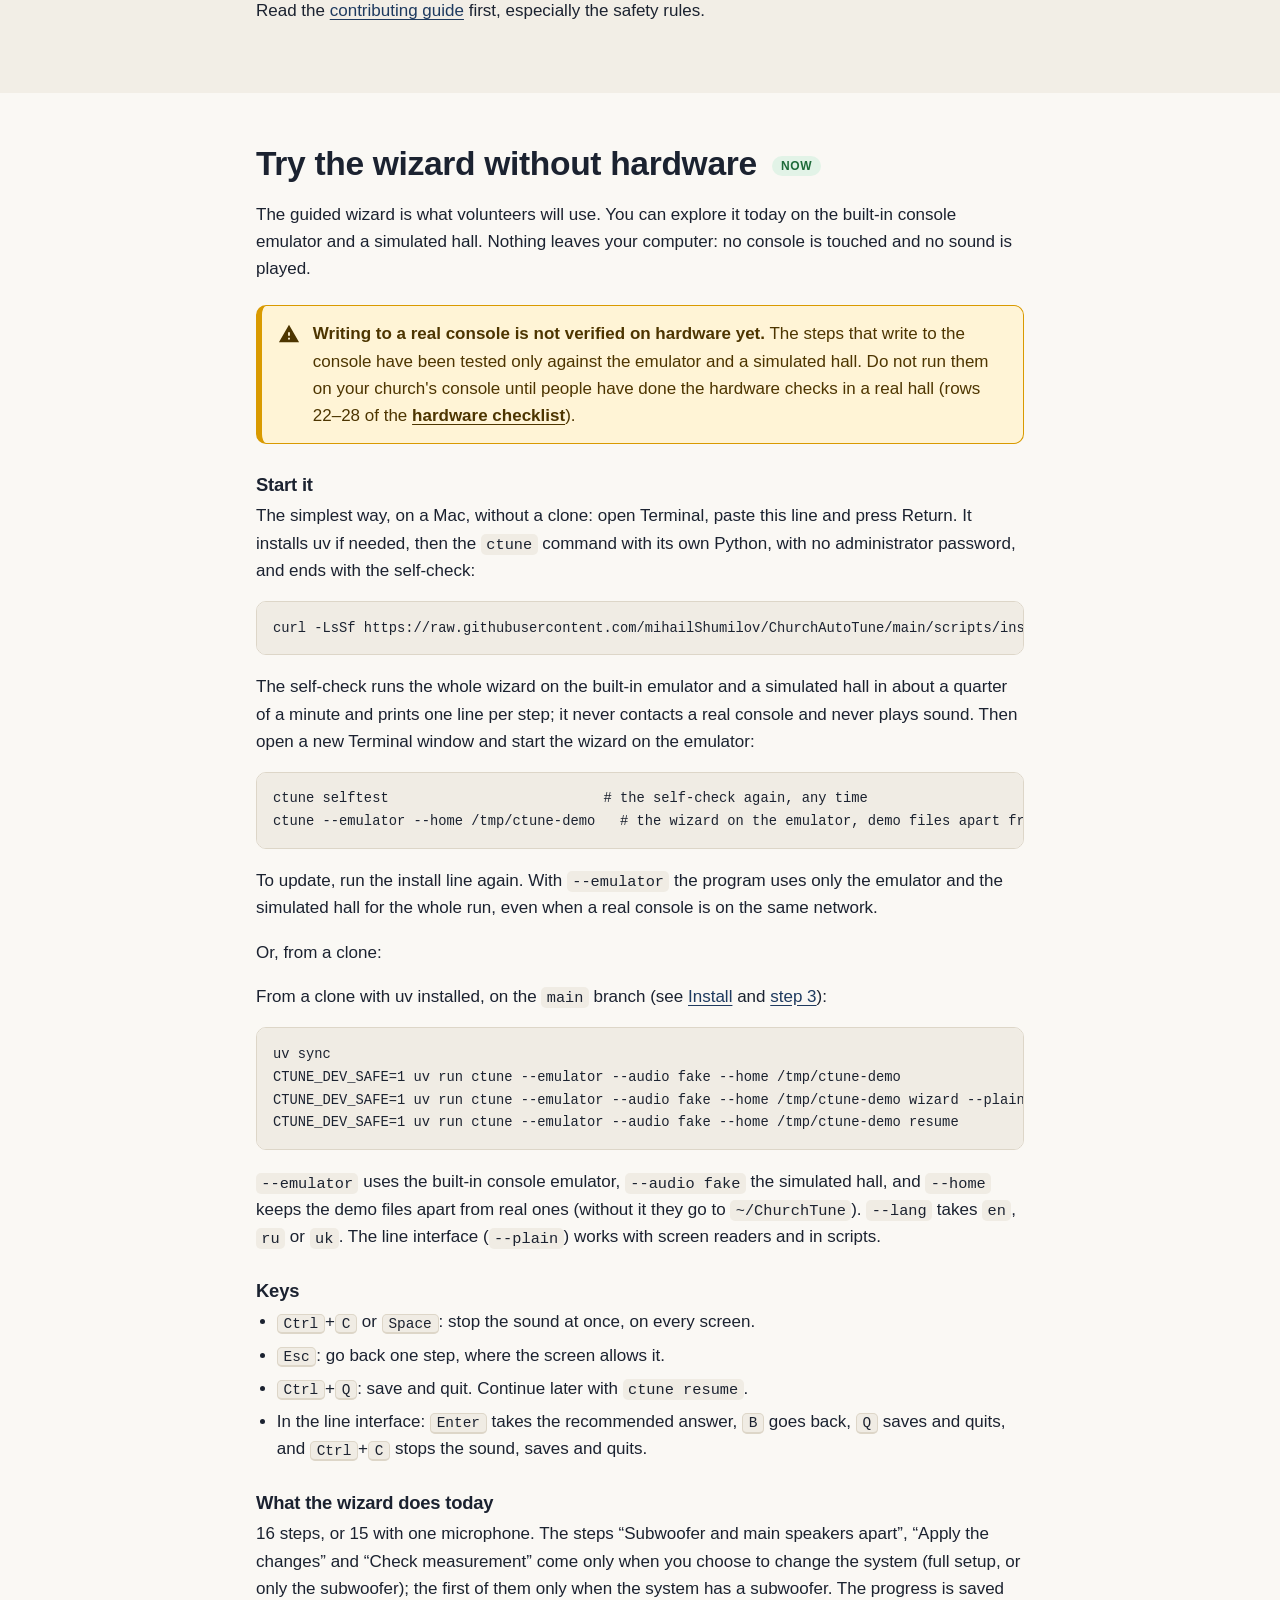
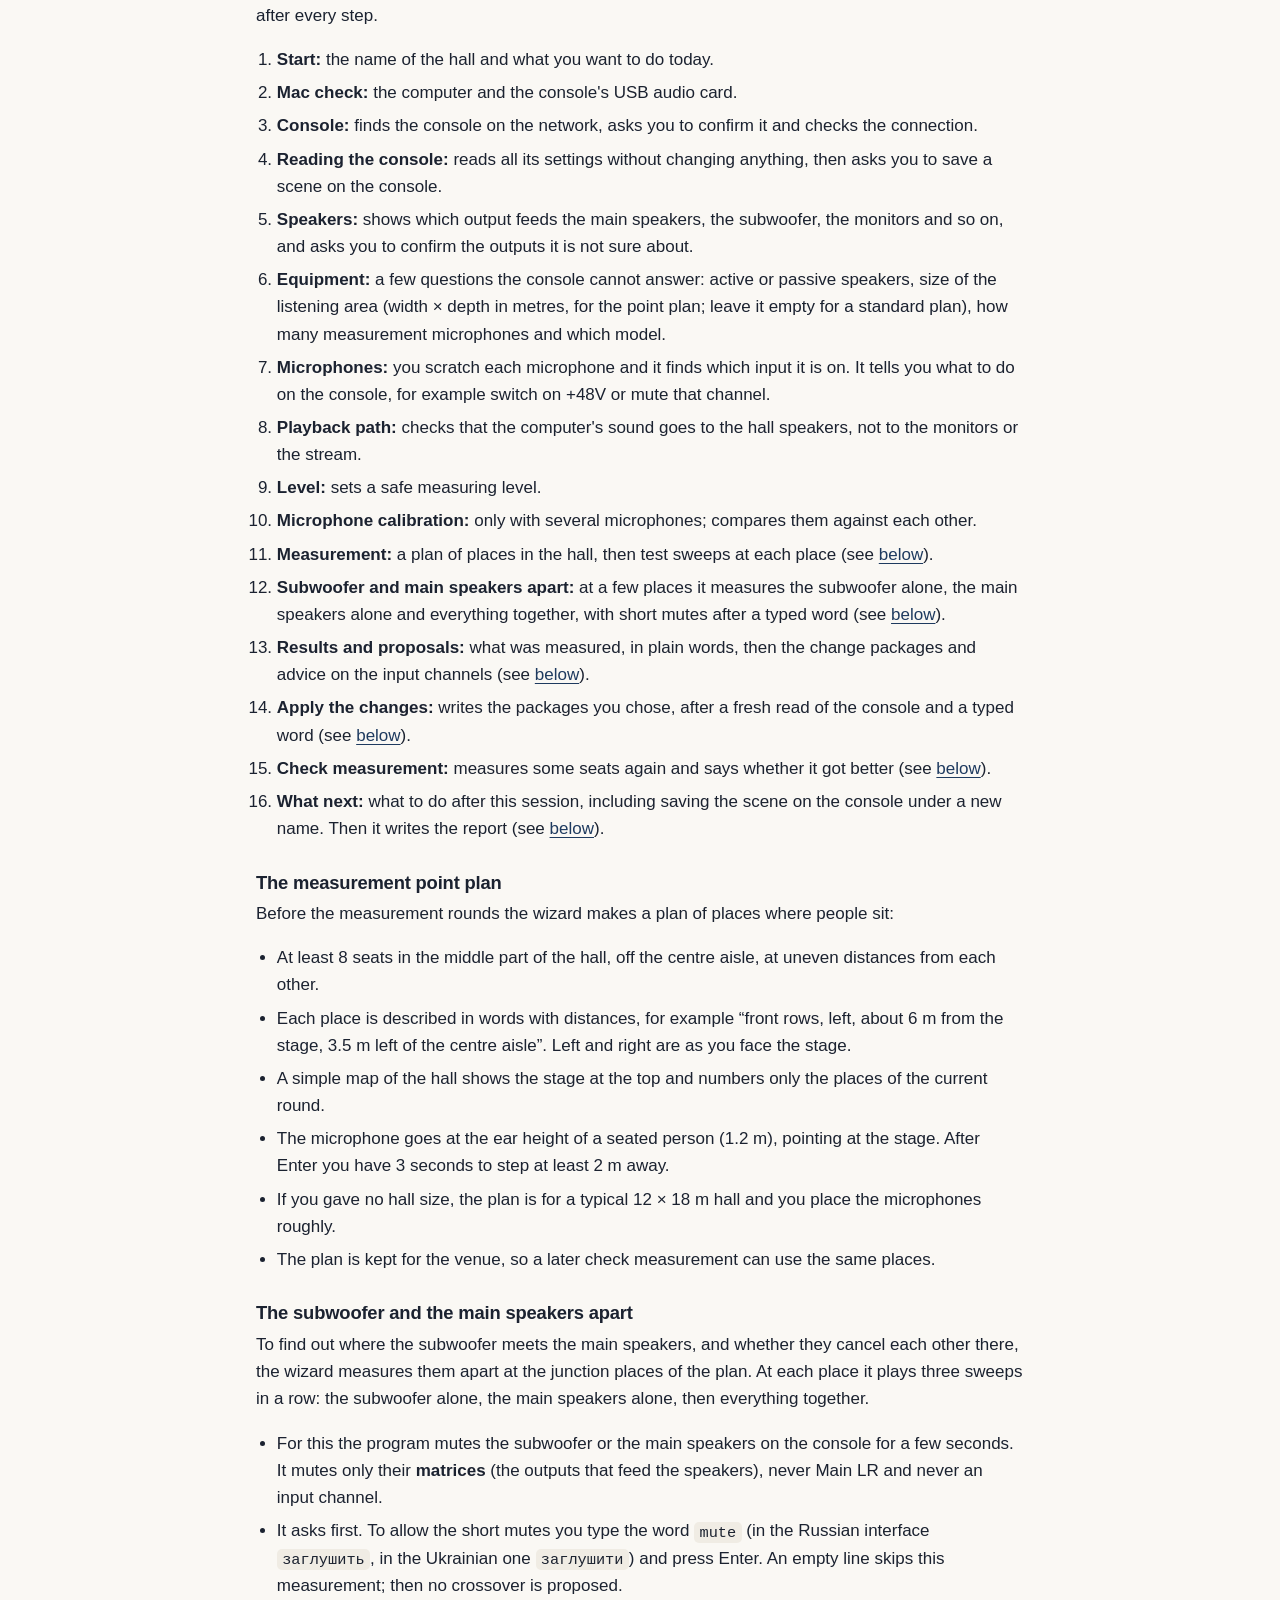
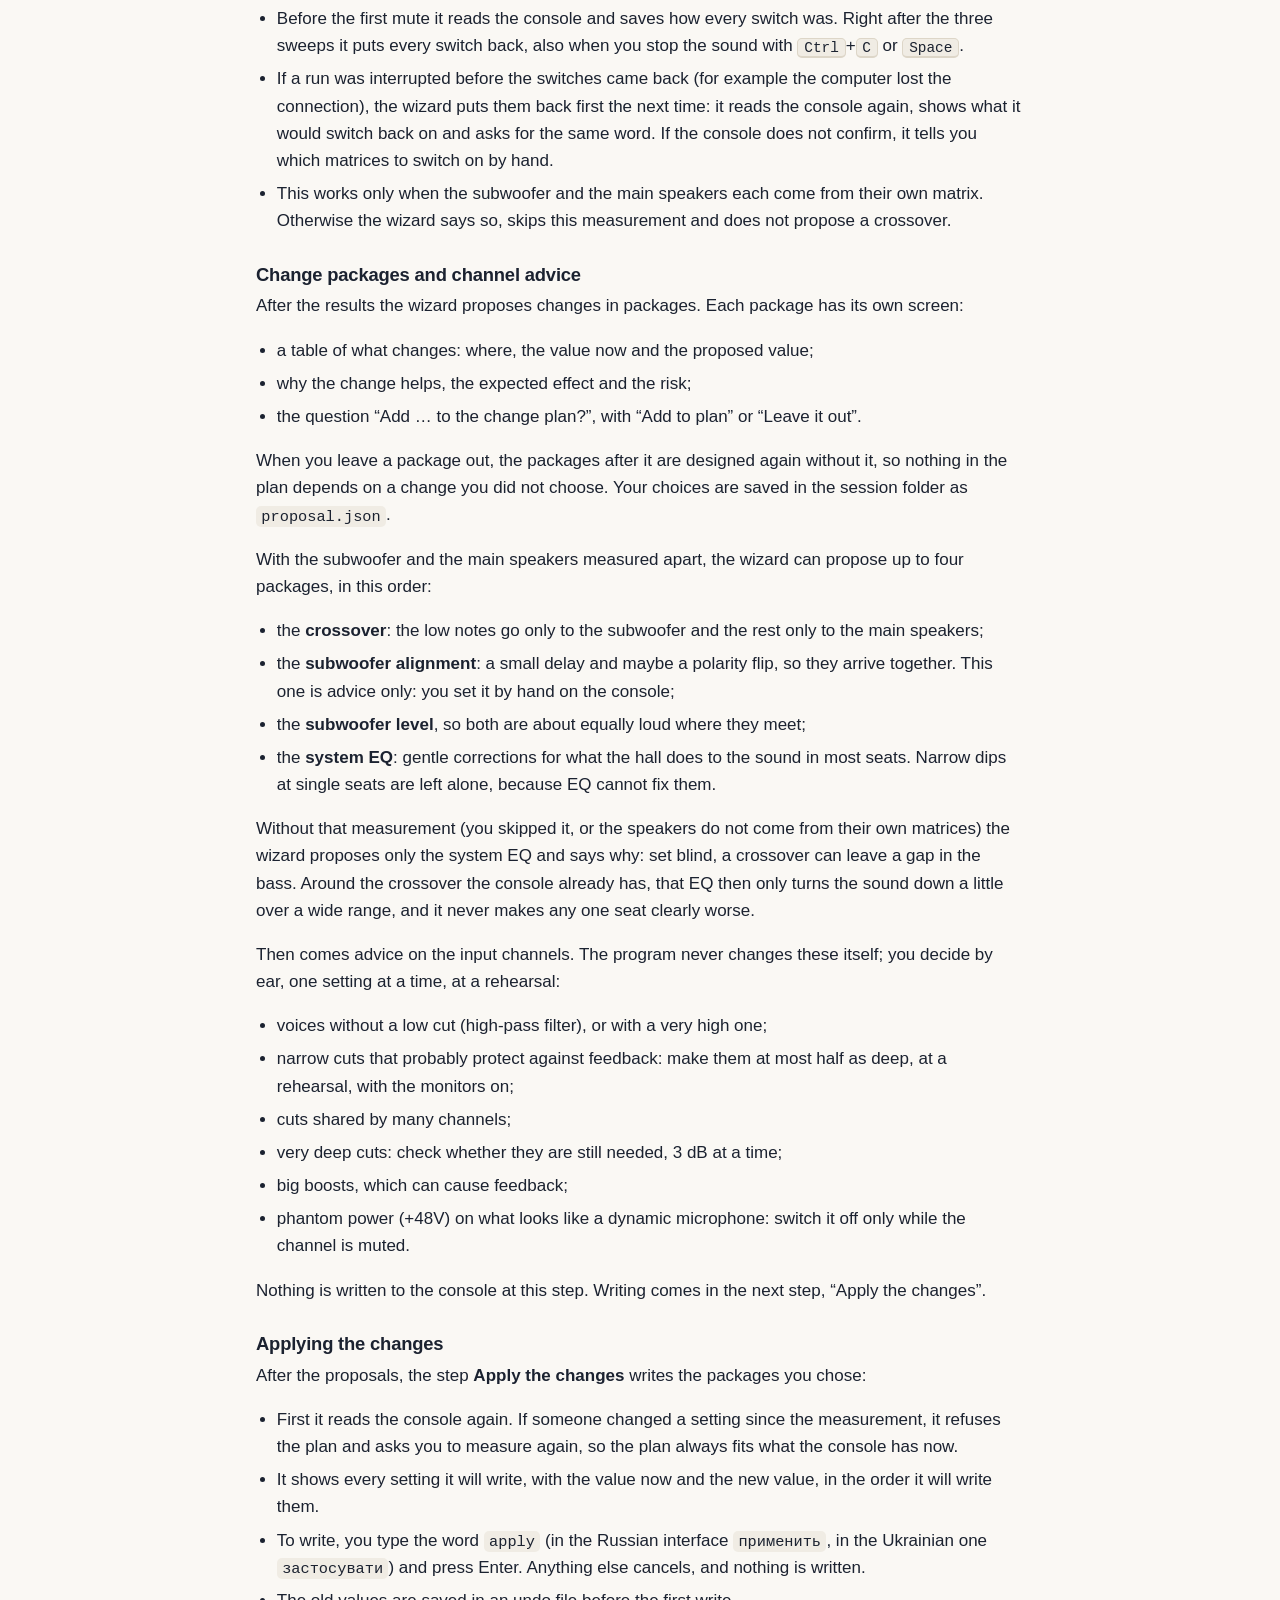
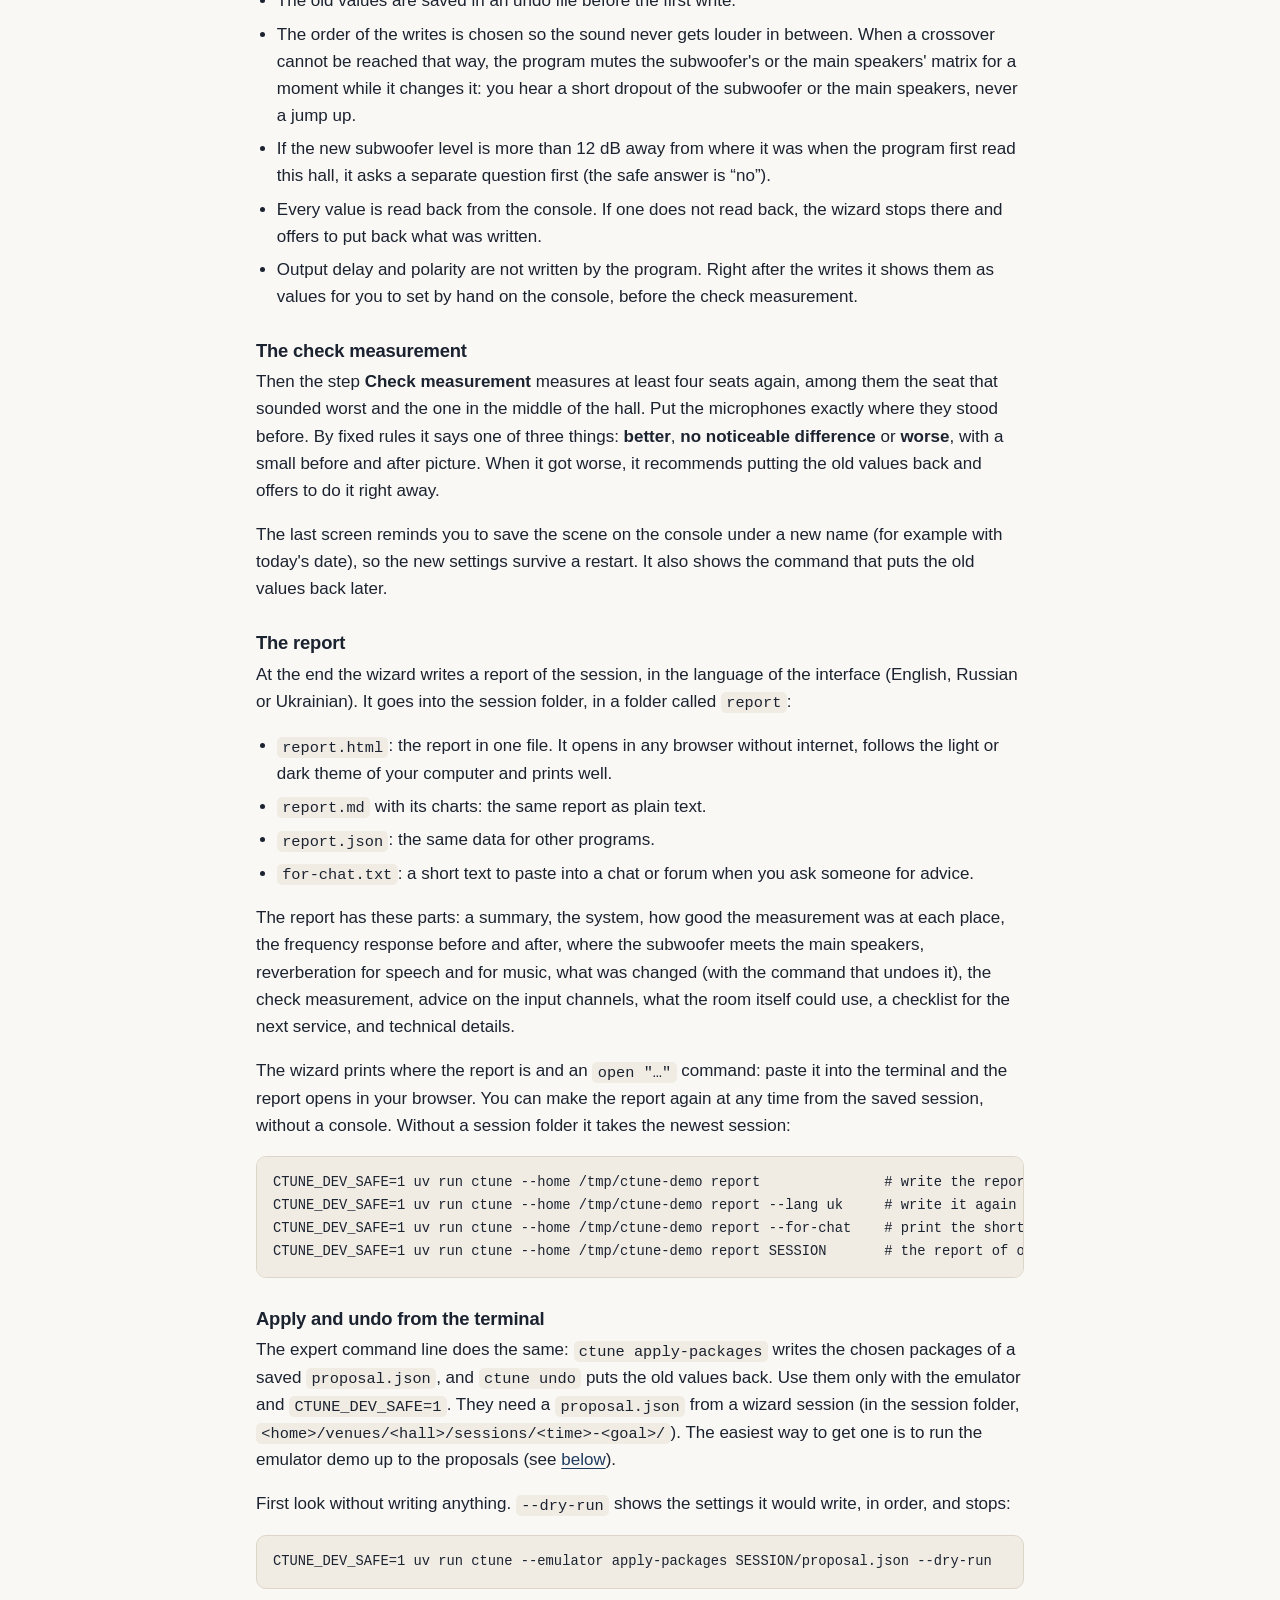
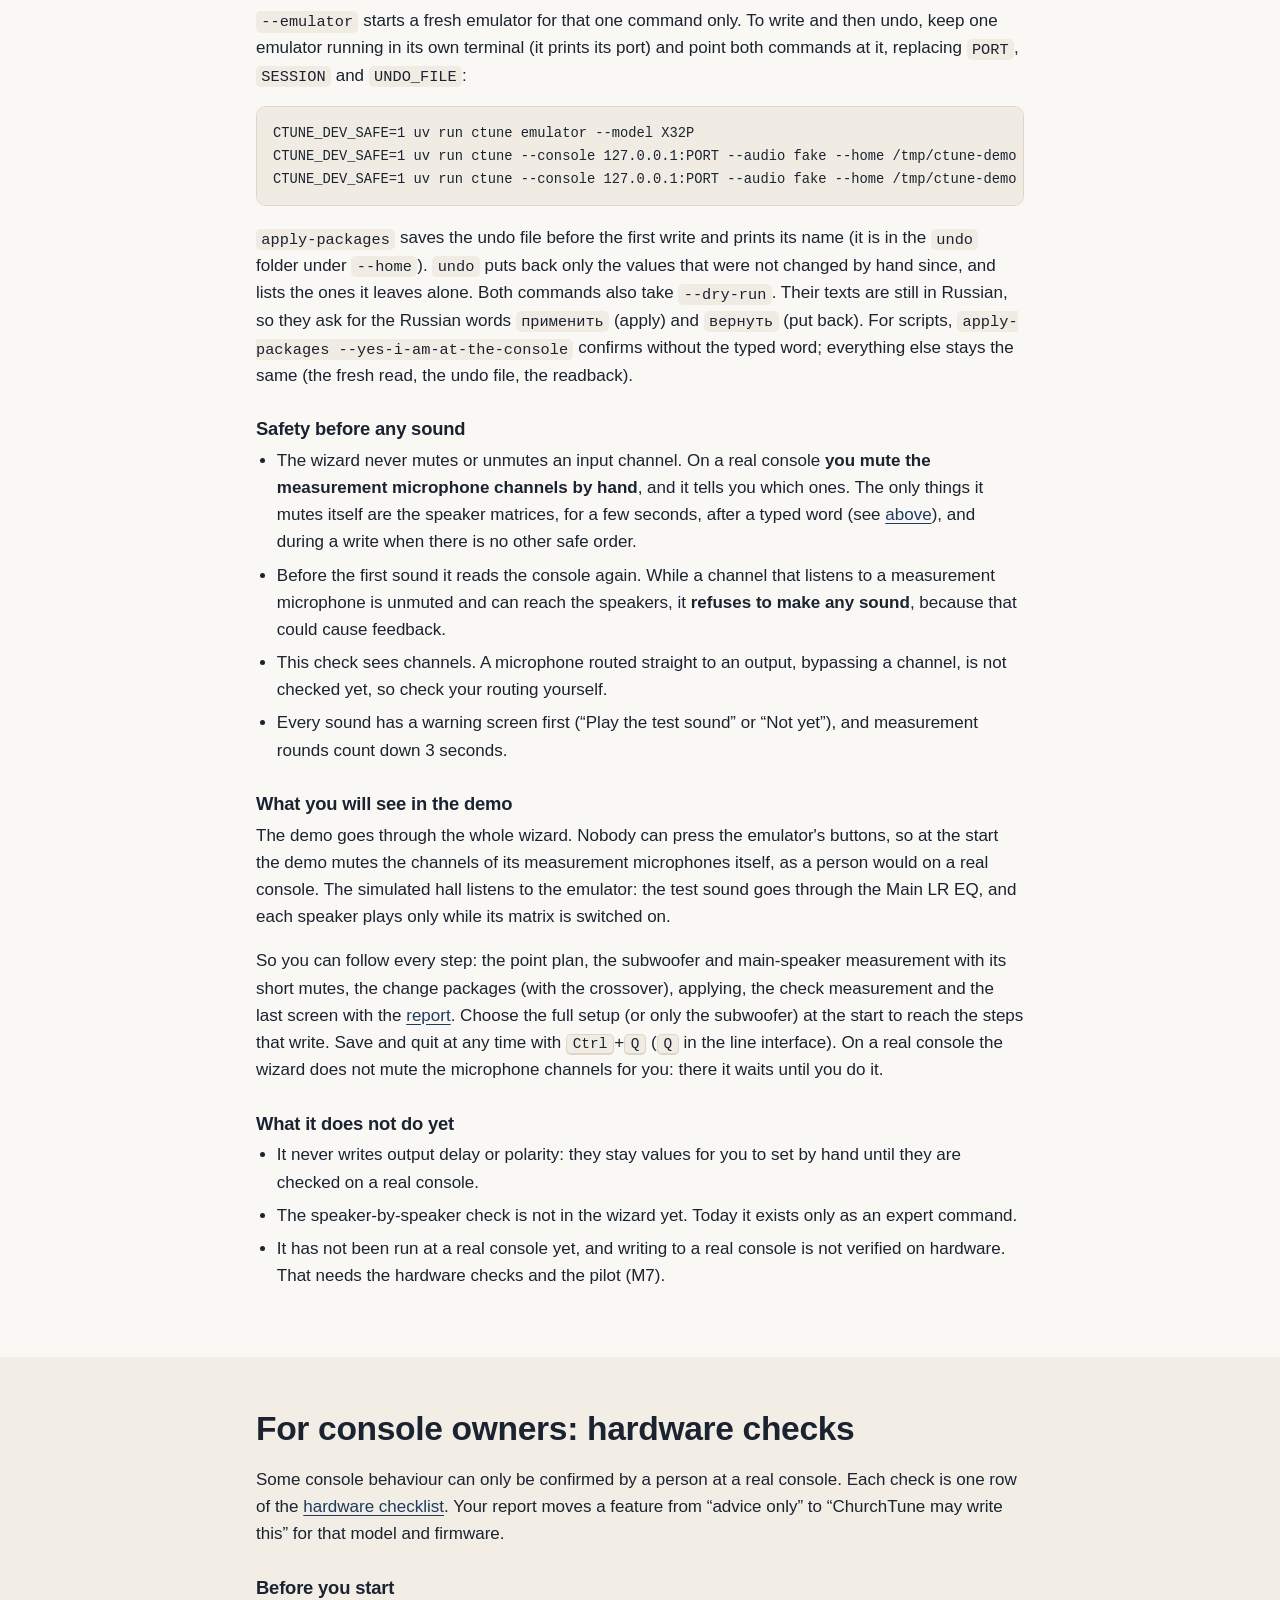
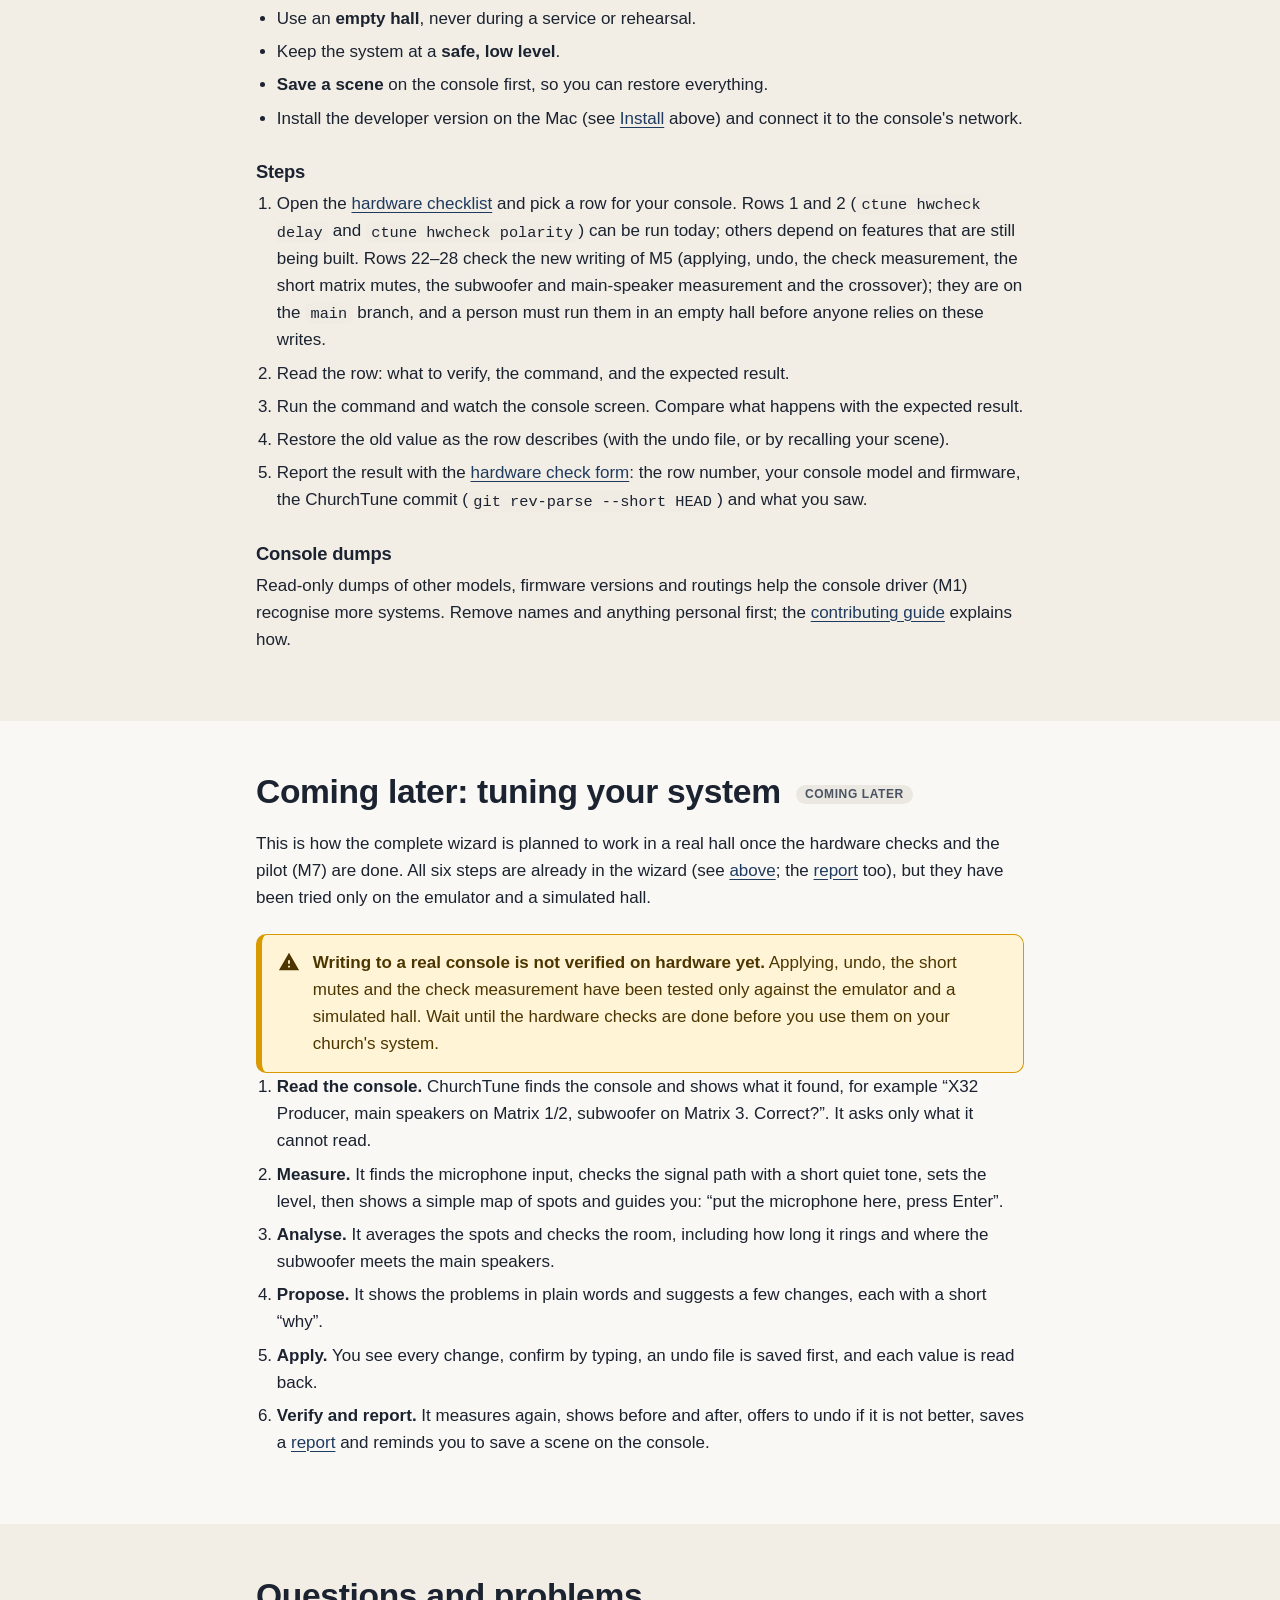
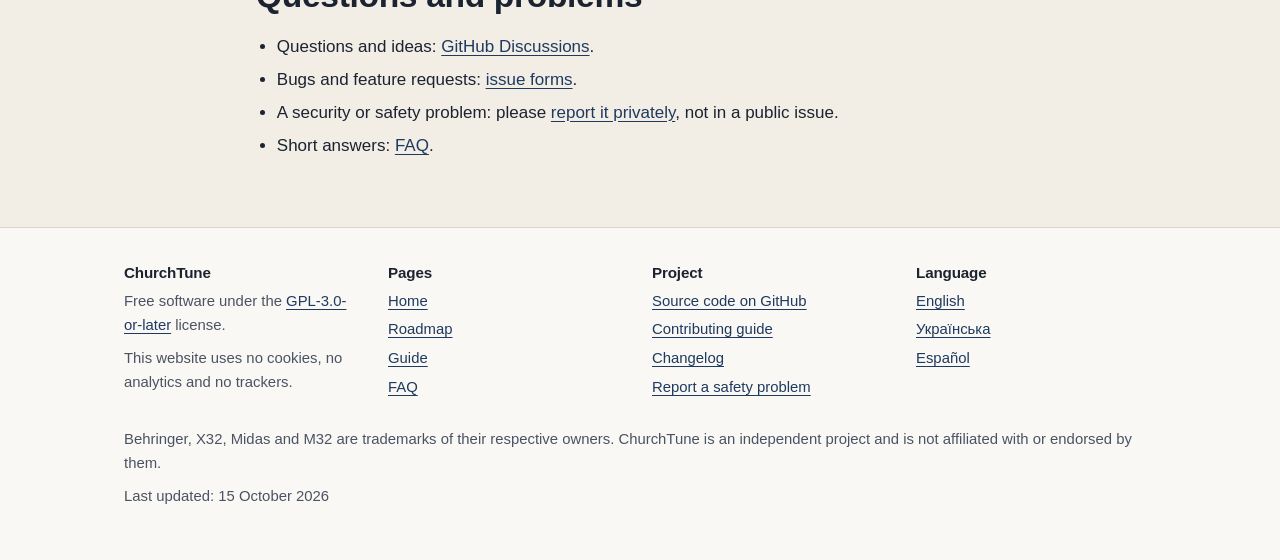
<file: site/en/guide/index.html>
<!doctype html>
<html lang="en">
<head>
<meta charset="utf-8">
<meta name="viewport" content="width=device-width, initial-scale=1">
<title>Guide — ChurchTune</title>
<meta name="description" content="How to try ChurchTune today: set up the developer version, try the guided wizard on the console emulator with a simulated hall, check your X32 or M32 and report the result, and what equipment you will need.">
<link rel="canonical" href="https://mihailshumilov.github.io/ChurchAutoTune/en/guide/">
<link rel="alternate" hreflang="en" href="https://mihailshumilov.github.io/ChurchAutoTune/en/guide/"><link rel="alternate" hreflang="uk" href="https://mihailshumilov.github.io/ChurchAutoTune/uk/guide/"><link rel="alternate" hreflang="es" href="https://mihailshumilov.github.io/ChurchAutoTune/es/guide/"><link rel="alternate" hreflang="x-default" href="https://mihailshumilov.github.io/ChurchAutoTune/en/guide/">
<link rel="icon" href="../../assets/logo.svg" type="image/svg+xml">
<link rel="stylesheet" href="../../assets/style.css">
<meta name="color-scheme" content="light dark">
<meta name="theme-color" content="#faf8f4" media="(prefers-color-scheme: light)">
<meta name="theme-color" content="#0f141c" media="(prefers-color-scheme: dark)">
<meta property="og:type" content="website">
<meta property="og:site_name" content="ChurchTune">
<meta property="og:title" content="Guide — ChurchTune">
<meta property="og:description" content="How to try ChurchTune today: set up the developer version, try the guided wizard on the console emulator with a simulated hall, check your X32 or M32 and report the result, and what equipment you will need.">
<meta property="og:url" content="https://mihailshumilov.github.io/ChurchAutoTune/en/guide/">
<meta property="og:image" content="https://mihailshumilov.github.io/ChurchAutoTune/assets/og.png">
<meta property="og:image:width" content="1200">
<meta property="og:image:height" content="630">
<meta property="og:image:alt" content="ChurchTune: free sound system tuning for churches with a Behringer X32 or Midas M32">
<meta property="og:locale" content="en_US">
<meta property="og:locale:alternate" content="uk_UA"><meta property="og:locale:alternate" content="es_ES">
<meta name="twitter:card" content="summary_large_image">
<meta name="twitter:title" content="Guide — ChurchTune">
<meta name="twitter:description" content="How to try ChurchTune today: set up the developer version, try the guided wizard on the console emulator with a simulated hall, check your X32 or M32 and report the result, and what equipment you will need.">
<meta name="twitter:image" content="https://mihailshumilov.github.io/ChurchAutoTune/assets/og.png">
<meta name="twitter:image:alt" content="ChurchTune: free sound system tuning for churches with a Behringer X32 or Midas M32">
</head>

<body>
<a class="skip" href="#main">Skip to content</a>
<header class="site-header">
<div class="wrap">
<a class="brand" href="../../en/"><img src="../../assets/logo.svg" alt="" width="34" height="34">ChurchTune</a>
<nav class="main-nav" aria-label="Main"><ul><li><a href="../../en/#how">How it works</a></li><li><a href="../../en/roadmap/">Roadmap</a></li><li><a href="../../en/guide/" aria-current="page">Guide</a></li><li><a href="../../en/#help">Get involved</a></li><li><a href="../../en/#faq">FAQ</a></li><li><a href="https://github.com/mihailShumilov/ChurchAutoTune">GitHub</a></li></ul></nav>
<nav class="lang-switch" aria-label="Language"><ul><li><a href="../../en/guide/" hreflang="en" lang="en" aria-current="page"><abbr title="English" style="text-decoration:none">EN</abbr></a></li><li><a href="../../uk/guide/" hreflang="uk" lang="uk"><abbr title="Українська" style="text-decoration:none">UK</abbr></a></li><li><a href="../../es/guide/" hreflang="es" lang="es"><abbr title="Español" style="text-decoration:none">ES</abbr></a></li></ul></nav>
</div>
</header>

<main id="main">
<div class="page-head"><div class="wrap">
<p class="eyebrow">Guide</p>
<h1>Using ChurchTune today</h1>
<p class="lead">An honest guide to what you can do now, and what is coming. It grows with every milestone.</p>
<p class="updated">Last updated: <time datetime="2026-10-15">15 October 2026</time></p>
<div class="notice" role="note"><svg viewBox="0 0 24 24" aria-hidden="true"><path d="M1 21h22L12 2 1 21zm12-3h-2v-2h2v2zm0-4h-2v-4h2v4z"/></svg><p><strong>Pre-alpha.</strong> The guided wizard reads the console, measures, proposes changes and can write them, with undo and a check measurement, and at the end it writes a report. Writing to a real console has not been verified on hardware yet: all of it is tested only against the emulator and a simulated hall. It runs from the source code only. Do not use it on your church's live system yet. See the <a href="../../en/roadmap/">roadmap</a>.</p></div>
<nav class="toc" aria-labelledby="toc-title"><h2 id="toc-title">On this page</h2><ol><li><a href="#today">What you can do today</a></li><li><a href="#equipment">Equipment you will need</a></li><li><a href="#developers">For developers and testers</a></li><li><a href="#try-wizard">Try the wizard without hardware</a></li><li><a href="#hardware-check">For console owners: hardware checks</a></li><li><a href="#volunteer-workflow">Coming later: tuning your system</a></li><li><a href="#get-help">Questions and problems</a></li></ol></nav>
</div></div>
<section class="section section-alt" id="today"><div class="wrap prose"><h2>What you can do today <span class="tag tag-now">Now</span></h2>
<ul>
<li><strong>Anyone comfortable with a terminal</strong> can <a href="#try-wizard-install">install it with one command</a> and try the guided wizard on the built-in console emulator with a
simulated hall: no console, no speakers, no sound. See <a href="#try-wizard">Try the wizard without hardware</a>.</li>
<li><strong>Developers and testers</strong> can install the project, run the tests and try the expert command line
against the emulator.</li>
<li><strong>Console owners</strong> can run a hardware check at a real X32 or M32 and report the result. This is the
most valuable help right now.</li>
<li><strong>Developers</strong> can follow the wizard all the way on the emulator: the subwoofer and main-speaker measurement, applying the changes, the check measurement and the report at the end (see <a href="#try-wizard-demo">What you will see in the demo</a> and <a href="#try-wizard-report">The report</a>). They can also apply a change plan and undo it from the terminal (see <a href="#try-wizard-cli">Apply and undo from the terminal</a>).</li>
<li><strong>Volunteers</strong> who want to tune their church system: please wait. The wizard can now write the changes, but this has been tested only against the emulator, never on a real console (milestone M5 is done, but the hardware checks are still open). Watch releases on <a href="https://github.com/mihailShumilov/ChurchAutoTune">GitHub</a> to hear when it is ready.</li>
</ul></div></section>
<section class="section" id="equipment"><div class="wrap prose"><h2>Equipment you will need</h2>
<p>For the real tuning, later. Nothing here is needed to try the developer version.</p>
<ul>
<li><strong>A Mac</strong> (the app is made for macOS).</li>
<li><strong>A Behringer X32 or Midas M32</strong> with firmware 4.x and a <strong>USB audio card</strong>: X-USB or
X-LIVE in an X32, DN32-USB or DN32-LIVE in an M32. The test sounds are played and recorded through this card.</li>
<li><strong>A USB cable</strong> from the Mac to the console, and a <strong>network connection</strong> (cable or
Wi-Fi) to the console, which ChurchTune uses to read its settings.</li>
<li><strong>A measurement microphone</strong>, for example a Behringer ECM8000, with a stand and an XLR cable to a
console input. ChurchTune can also use several microphones at once and calibrate them against each other; this has been tested only with simulated microphones so far.</li>
<li><strong>An empty, quiet hall</strong> and about 1–2 hours.</li>
</ul></div></section>
<section class="section section-alt" id="developers"><div class="wrap prose"><h2>For developers and testers</h2>
<p>Everything below runs only against an emulator on your own computer and simulated audio. Always put
<code>CTUNE_DEV_SAFE=1</code> in front of commands that run the app or the tests: the code then refuses any real
console and any real audio device.</p>
<h3 id="install">1. Install</h3>
<p>You need macOS or Linux, Python 3.12 and <a href="https://docs.astral.sh/uv/getting-started/installation/">uv</a> (uv can install Python for you). On Debian or
Ubuntu also install <code>libportaudio2 libsndfile1</code>.</p>
<pre><code>git clone https://github.com/mihailShumilov/ChurchAutoTune.git
cd ChurchAutoTune
uv sync</code></pre>
<h3 id="tests">2. Run the tests</h3>
<pre><code>CTUNE_DEV_SAFE=1 uv run pytest -q                # all tests: console emulator + simulated audio
CTUNE_DEV_SAFE=1 uv run pytest tests/golden -q   # the real hall session of 2026-10-02</code></pre>
<h3 id="emulator">3. Try the expert command line on the emulator</h3>
<p>Everything up to M6, the report included, is on the <code>main</code> branch. In your clone:</p>
<pre><code>git checkout main
git pull
uv sync</code></pre>
<p>The quickest way is the global <code>--emulator</code> option: it starts a console emulator inside the program for
that one command.</p>
<pre><code>CTUNE_DEV_SAFE=1 uv run ctune --emulator doctor     # check the computer and the console, explain the speaker layout
CTUNE_DEV_SAFE=1 uv run ctune --help                # all commands</code></pre>
<p>You can also run the emulator on its own in one terminal (it prints its port and runs until Ctrl+C) and point
commands at it from a second terminal, replacing <code>PORT</code>:</p>
<pre><code>CTUNE_DEV_SAFE=1 uv run ctune emulator --model X32P
CTUNE_DEV_SAFE=1 uv run ctune --console 127.0.0.1:PORT --audio fake --home /tmp/ctune-demo doctor</code></pre>
<p>The output of most expert commands is still in Russian; the wizard below is translated. The expert command line
stays as a tool for developers next to the wizard.</p>
<h3 id="full-check">4. Before a pull request</h3>
<pre><code>CTUNE_DEV_SAFE=1 uv run ruff format --check . &amp;&amp; uv run ruff check . &amp;&amp; uv run mypy \
  &amp;&amp; CTUNE_DEV_SAFE=1 uv run pytest --cov --cov-report=json &amp;&amp; uv run python scripts/check_coverage.py</code></pre>
<p>Read the <a href="https://github.com/mihailShumilov/ChurchAutoTune/blob/main/CONTRIBUTING.md">contributing guide</a> first, especially the safety rules.</p></div></section>
<section class="section" id="try-wizard"><div class="wrap prose"><h2>Try the wizard without hardware <span class="tag tag-now">Now</span></h2>
<p>The guided wizard is what volunteers will use. You can explore it today on the built-in console emulator and a
simulated hall. Nothing leaves your computer: no console is touched and no sound is played.</p>
<div class="notice" role="note"><svg viewBox="0 0 24 24" aria-hidden="true"><path d="M1 21h22L12 2 1 21zm12-3h-2v-2h2v2zm0-4h-2v-4h2v4z"/></svg><p><strong>Writing to a real console is not verified on hardware yet.</strong> The steps that write to the console have been tested only against the emulator and a simulated hall. Do not run them on your church's console until people have done the hardware checks in a real hall (rows 22–28 of the <a href="https://github.com/mihailShumilov/ChurchAutoTune/blob/main/docs/hardware-checklist.md">hardware checklist</a>).</p></div>
<h3 id="try-wizard-start">Start it</h3>
<p id="try-wizard-install">The simplest way, on a Mac, without a clone: open Terminal, paste this line and press Return. It installs uv if needed, then the <code>ctune</code> command with its own Python, with no administrator password, and ends with the self-check:</p>
<pre><code>curl -LsSf https://raw.githubusercontent.com/mihailShumilov/ChurchAutoTune/main/scripts/install.sh | sh</code></pre>
<p>The self-check runs the whole wizard on the built-in emulator and a simulated hall in about a quarter of a minute and prints one line per step; it never contacts a real console and never plays sound. Then open a new Terminal window and start the wizard on the emulator:</p>
<pre><code>ctune selftest                          # the self-check again, any time
ctune --emulator --home /tmp/ctune-demo   # the wizard on the emulator, demo files apart from real ones</code></pre>
<p>To update, run the install line again. With <code>--emulator</code> the program uses only the emulator and the simulated hall for the whole run, even when a real console is on the same network.</p>
<p>Or, from a clone:</p>
<p>From a clone with uv installed, on the <code>main</code> branch (see <a href="#install">Install</a> and
<a href="#emulator">step 3</a>):</p>
<pre><code>uv sync
CTUNE_DEV_SAFE=1 uv run ctune --emulator --audio fake --home /tmp/ctune-demo                                  # full-screen wizard
CTUNE_DEV_SAFE=1 uv run ctune --emulator --audio fake --home /tmp/ctune-demo wizard --plain --lang uk         # line interface, in Ukrainian
CTUNE_DEV_SAFE=1 uv run ctune --emulator --audio fake --home /tmp/ctune-demo resume                           # continue the saved session</code></pre>
<p><code>--emulator</code> uses the built-in console emulator, <code>--audio fake</code> the simulated hall, and
<code>--home</code> keeps the demo files apart from real ones (without it they go to <code>~/ChurchTune</code>).
<code>--lang</code> takes <code>en</code>, <code>ru</code> or <code>uk</code>. The line interface (<code>--plain</code>)
works with screen readers and in scripts.</p>
<h3 id="try-wizard-keys">Keys</h3>
<ul>
<li><kbd>Ctrl</kbd>+<kbd>C</kbd> or <kbd>Space</kbd>: stop the sound at once, on every screen.</li>
<li><kbd>Esc</kbd>: go back one step, where the screen allows it.</li>
<li><kbd>Ctrl</kbd>+<kbd>Q</kbd>: save and quit. Continue later with <code>ctune resume</code>.</li>
<li>In the line interface: <kbd>Enter</kbd> takes the recommended answer, <kbd>B</kbd> goes back, <kbd>Q</kbd> saves and
quits, and <kbd>Ctrl</kbd>+<kbd>C</kbd> stops the sound, saves and quits.</li>
</ul>
<h3 id="try-wizard-steps">What the wizard does today</h3>
<p>16 steps, or 15 with one microphone. The steps “Subwoofer and main speakers apart”, “Apply the changes” and “Check measurement” come only when you choose to change the system (full setup, or only the subwoofer); the first of them only when the system has a subwoofer. The progress is saved after every step.</p>
<ol>
<li><strong>Start:</strong> the name of the hall and what you want to do today.</li>
<li><strong>Mac check:</strong> the computer and the console's USB audio card.</li>
<li><strong>Console:</strong> finds the console on the network, asks you to confirm it and checks the connection.</li>
<li><strong>Reading the console:</strong> reads all its settings without changing anything, then asks you to save a
scene on the console.</li>
<li><strong>Speakers:</strong> shows which output feeds the main speakers, the subwoofer, the monitors and so on, and asks
you to confirm the outputs it is not sure about.</li>
<li><strong>Equipment:</strong> a few questions the console cannot answer: active or passive speakers, size of the listening area (width × depth in metres, for the point plan; leave it empty for a standard plan), how many measurement microphones and which model.</li>
<li><strong>Microphones:</strong> you scratch each microphone and it finds which input it is on. It tells you what to do
on the console, for example switch on +48V or mute that channel.</li>
<li><strong>Playback path:</strong> checks that the computer's sound goes to the hall speakers, not to the monitors or the
stream.</li>
<li><strong>Level:</strong> sets a safe measuring level.</li>
<li><strong>Microphone calibration:</strong> only with several microphones; compares them against each other.</li>
<li><strong>Measurement:</strong> a plan of places in the hall, then test sweeps at each place (see <a href="#try-wizard-points">below</a>).</li>
<li><strong>Subwoofer and main speakers apart:</strong> at a few places it measures the subwoofer alone, the main speakers alone and everything together, with short mutes after a typed word (see <a href="#try-wizard-junction">below</a>).</li>
<li><strong>Results and proposals:</strong> what was measured, in plain words, then the change packages and advice on the input channels (see <a href="#try-wizard-packages">below</a>).</li>
<li><strong>Apply the changes:</strong> writes the packages you chose, after a fresh read of the console and a typed word (see <a href="#try-wizard-apply">below</a>).</li>
<li><strong>Check measurement:</strong> measures some seats again and says whether it got better (see <a href="#try-wizard-verify">below</a>).</li>
<li><strong>What next:</strong> what to do after this session, including saving the scene on the console under a new name. Then it writes the report (see <a href="#try-wizard-report">below</a>).</li>
</ol>
<h3 id="try-wizard-points">The measurement point plan</h3>
<p>Before the measurement rounds the wizard makes a plan of places where people sit:</p>
<ul>
<li>At least 8 seats in the middle part of the hall, off the centre aisle, at uneven distances from each other.</li>
<li>Each place is described in words with distances, for example “front rows, left, about 6 m from the stage, 3.5 m
left of the centre aisle”. Left and right are as you face the stage.</li>
<li>A simple map of the hall shows the stage at the top and numbers only the places of the current round.</li>
<li>The microphone goes at the ear height of a seated person (1.2 m), pointing at the stage. After Enter you have
3 seconds to step at least 2 m away.</li>
<li>If you gave no hall size, the plan is for a typical 12 × 18 m hall and you place the microphones roughly.</li>
<li>The plan is kept for the venue, so a later check measurement can use the same places.</li>
</ul>
<h3 id="try-wizard-junction">The subwoofer and the main speakers apart</h3>
<p>To find out where the subwoofer meets the main speakers, and whether they cancel each other there, the wizard measures
them apart at the junction places of the plan. At each place it plays three sweeps in a row: the subwoofer alone, the
main speakers alone, then everything together.</p>
<ul>
<li>For this the program mutes the subwoofer or the main speakers on the console for a few seconds. It mutes only their
<strong>matrices</strong> (the outputs that feed the speakers), never Main LR and never an input channel.</li>
<li>It asks first. To allow the short mutes you type the word <code>mute</code> (in the Russian interface
<code>заглушить</code>, in the Ukrainian one <code>заглушити</code>) and press Enter. An empty line skips this
measurement; then no crossover is proposed.</li>
<li>Before the first mute it reads the console and saves how every switch was. Right after the three sweeps it puts
every switch back, also when you stop the sound with <kbd>Ctrl</kbd>+<kbd>C</kbd> or <kbd>Space</kbd>.</li>
<li>If a run was interrupted before the switches came back (for example the computer lost the connection), the wizard
puts them back first the next time: it reads the console again, shows what it would switch back on and asks for the
same word. If the console does not confirm, it tells you which matrices to switch on by hand.</li>
<li>This works only when the subwoofer and the main speakers each come from their own matrix. Otherwise the wizard says
so, skips this measurement and does not propose a crossover.</li>
</ul>
<h3 id="try-wizard-packages">Change packages and channel advice</h3>
<p>After the results the wizard proposes changes in packages. Each package has its own screen:</p>
<ul>
<li>a table of what changes: where, the value now and the proposed value;</li>
<li>why the change helps, the expected effect and the risk;</li>
<li>the question “Add … to the change plan?”, with “Add to plan” or “Leave it out”.</li>
</ul>
<p>When you leave a package out, the packages after it are designed again without it, so nothing in the plan depends on
a change you did not choose. Your choices are saved in the session folder as <code>proposal.json</code>.</p>
<p>With the subwoofer and the main speakers measured apart, the wizard can propose up to four packages, in this order:</p>
<ul>
<li>the <strong>crossover</strong>: the low notes go only to the subwoofer and the rest only to the main speakers;</li>
<li>the <strong>subwoofer alignment</strong>: a small delay and maybe a polarity flip, so they arrive together. This one
is advice only: you set it by hand on the console;</li>
<li>the <strong>subwoofer level</strong>, so both are about equally loud where they meet;</li>
<li>the <strong>system EQ</strong>: gentle corrections for what the hall does to the sound in most seats. Narrow dips at
single seats are left alone, because EQ cannot fix them.</li>
</ul>
<p>Without that measurement (you skipped it, or the speakers do not come from their own matrices) the wizard proposes
only the system EQ and says why: set blind, a crossover can leave a gap in the bass. Around the crossover the
console already has, that EQ then only turns the sound down a little over a wide range, and it never makes any one
seat clearly worse.</p>
<p>Then comes advice on the input channels. The program never changes these itself; you decide by ear, one setting at
a time, at a rehearsal:</p>
<ul>
<li>voices without a low cut (high-pass filter), or with a very high one;</li>
<li>narrow cuts that probably protect against feedback: make them at most half as deep, at a rehearsal, with the
monitors on;</li>
<li>cuts shared by many channels;</li>
<li>very deep cuts: check whether they are still needed, 3 dB at a time;</li>
<li>big boosts, which can cause feedback;</li>
<li>phantom power (+48V) on what looks like a dynamic microphone: switch it off only while the channel is muted.</li>
</ul>
<p>Nothing is written to the console at this step. Writing comes in the next step, “Apply the changes”.</p>
<h3 id="try-wizard-apply">Applying the changes</h3>
<p>After the proposals, the step <strong>Apply the changes</strong> writes the packages you chose:</p>
<ul>
<li>First it reads the console again. If someone changed a setting since the measurement, it refuses the plan and asks you to measure again, so the plan always fits what the console has now.</li>
<li>It shows every setting it will write, with the value now and the new value, in the order it will write them.</li>
<li>To write, you type the word <code>apply</code> (in the Russian interface <code>применить</code>, in the Ukrainian one <code>застосувати</code>) and press Enter. Anything else cancels, and nothing is written.</li>
<li>The old values are saved in an undo file before the first write.</li>
<li>The order of the writes is chosen so the sound never gets louder in between. When a crossover cannot be reached
that way, the program mutes the subwoofer's or the main speakers' matrix for a moment while it changes it: you hear a
short dropout of the subwoofer or the main speakers, never a jump up.</li>
<li>If the new subwoofer level is more than 12 dB away from where it was when the program first read this hall, it asks
a separate question first (the safe answer is “no”).</li>
<li>Every value is read back from the console. If one does not read back, the wizard stops there and offers to put back what was written.</li>
<li>Output delay and polarity are not written by the program. Right after the writes it shows them as values for you to set by hand on the console, before the check measurement.</li>
</ul>
<h3 id="try-wizard-verify">The check measurement</h3>
<p>Then the step <strong>Check measurement</strong> measures at least four seats again, among them the seat that sounded worst and the one in the middle of the hall. Put the microphones exactly where they stood before. By fixed rules it says one of three things: <strong>better</strong>, <strong>no noticeable difference</strong> or <strong>worse</strong>, with a small before and after picture. When it got worse, it recommends putting the old values back and offers to do it right away.</p>
<p>The last screen reminds you to save the scene on the console under a new name (for example with today's date), so the new settings survive a restart. It also shows the command that puts the old values back later.</p>
<h3 id="try-wizard-report">The report</h3>
<p>At the end the wizard writes a report of the session, in the language of the interface (English, Russian or
Ukrainian). It goes into the session folder, in a folder called <code>report</code>:</p>
<ul>
<li><code>report.html</code>: the report in one file. It opens in any browser without internet, follows the light or
dark theme of your computer and prints well.</li>
<li><code>report.md</code> with its charts: the same report as plain text.</li>
<li><code>report.json</code>: the same data for other programs.</li>
<li><code>for-chat.txt</code>: a short text to paste into a chat or forum when you ask someone for advice.</li>
</ul>
<p>The report has these parts: a summary, the system, how good the measurement was at each place, the frequency
response before and after, where the subwoofer meets the main speakers, reverberation for speech and for music, what
was changed (with the command that undoes it), the check measurement, advice on the input channels, what the room
itself could use, a checklist for the next service, and technical details.</p>
<p>The wizard prints where the report is and an <code>open "…"</code> command: paste it into the terminal and the
report opens in your browser. You can make the report again at any time from the saved session, without a console.
Without a session folder it takes the newest session:</p>
<pre><code>CTUNE_DEV_SAFE=1 uv run ctune --home /tmp/ctune-demo report               # write the report of the newest session again
CTUNE_DEV_SAFE=1 uv run ctune --home /tmp/ctune-demo report --lang uk     # write it again in Ukrainian
CTUNE_DEV_SAFE=1 uv run ctune --home /tmp/ctune-demo report --for-chat    # print the short text for a chat
CTUNE_DEV_SAFE=1 uv run ctune --home /tmp/ctune-demo report SESSION       # the report of one particular session</code></pre>
<h3 id="try-wizard-cli">Apply and undo from the terminal</h3>
<p>The expert command line does the same: <code>ctune apply-packages</code> writes the chosen packages of a saved <code>proposal.json</code>, and <code>ctune undo</code> puts the old values back. Use them only with the emulator and <code>CTUNE_DEV_SAFE=1</code>. They need a <code>proposal.json</code> from a wizard session (in the session folder, <code>&lt;home&gt;/venues/&lt;hall&gt;/sessions/&lt;time&gt;-&lt;goal&gt;/</code>). The easiest way to get one is to run the emulator demo up to the proposals (see <a href="#try-wizard-demo">below</a>).</p>
<p>First look without writing anything. <code>--dry-run</code> shows the settings it would write, in order, and stops:</p>
<pre><code>CTUNE_DEV_SAFE=1 uv run ctune --emulator apply-packages SESSION/proposal.json --dry-run</code></pre>
<p><code>--emulator</code> starts a fresh emulator for that one command only. To write and then undo, keep one emulator running in its own terminal (it prints its port) and point both commands at it, replacing <code>PORT</code>, <code>SESSION</code> and <code>UNDO_FILE</code>:</p>
<pre><code>CTUNE_DEV_SAFE=1 uv run ctune emulator --model X32P
CTUNE_DEV_SAFE=1 uv run ctune --console 127.0.0.1:PORT --audio fake --home /tmp/ctune-demo apply-packages SESSION/proposal.json
CTUNE_DEV_SAFE=1 uv run ctune --console 127.0.0.1:PORT --audio fake --home /tmp/ctune-demo undo UNDO_FILE</code></pre>
<p><code>apply-packages</code> saves the undo file before the first write and prints its name (it is in the <code>undo</code> folder under <code>--home</code>). <code>undo</code> puts back only the values that were not changed by hand since, and lists the ones it leaves alone. Both commands also take <code>--dry-run</code>. Their texts are still in Russian, so they ask for the Russian words <code>применить</code> (apply) and <code>вернуть</code> (put back). For scripts, <code>apply-packages --yes-i-am-at-the-console</code> confirms without the typed word; everything else stays the same (the fresh read, the undo file, the readback).</p>
<h3 id="try-wizard-safety">Safety before any sound</h3>
<ul>
<li>The wizard never mutes or unmutes an input channel. On a real console <strong>you mute the measurement microphone
channels by hand</strong>, and it tells you which ones. The only things it mutes itself are the speaker matrices, for a
few seconds, after a typed word (see <a href="#try-wizard-junction">above</a>), and during a write when there is no
other safe order.</li>
<li>Before the first sound it reads the console again. While a channel that listens to a measurement microphone is
unmuted and can reach the speakers, it <strong>refuses to make any sound</strong>, because that could cause
feedback.</li>
<li>This check sees channels. A microphone routed straight to an output, bypassing a channel, is not checked yet, so
check your routing yourself.</li>
<li>Every sound has a warning screen first (“Play the test sound” or “Not yet”), and measurement rounds count down
3 seconds.</li>
</ul>
<h3 id="try-wizard-demo">What you will see in the demo</h3>
<p>The demo goes through the whole wizard. Nobody can press the emulator's buttons, so at the start the demo mutes the
channels of its measurement microphones itself, as a person would on a real console. The simulated hall listens to the
emulator: the test sound goes through the Main LR EQ, and each speaker plays only while its matrix is switched on.</p>
<p>So you can follow every step: the point plan, the subwoofer and main-speaker measurement with its short mutes, the
change packages (with the crossover), applying, the check measurement and the last screen with the <a href="#try-wizard-report">report</a>. Choose the full setup (or
only the subwoofer) at the start to reach the steps that write. Save and quit at any time with <kbd>Ctrl</kbd>+<kbd>Q</kbd>
(<kbd>Q</kbd> in the line interface). On a real console the wizard does not mute the microphone channels for you: there
it waits until you do it.</p>
<h3 id="try-wizard-not-yet">What it does not do yet</h3>
<ul>
<li>It never writes output delay or polarity: they stay values for you to set by hand until they are checked on a real console.</li>
<li>The speaker-by-speaker check is not in the wizard yet. Today it exists only as an expert command.</li>

<li>It has not been run at a real console yet, and writing to a real console is not verified on hardware. That needs the hardware checks and the pilot (M7).</li>
</ul>
</div></section>
<section class="section section-alt" id="hardware-check"><div class="wrap prose"><h2>For console owners: hardware checks</h2>
<p>Some console behaviour can only be confirmed by a person at a real console. Each check is one row of the
<a href="https://github.com/mihailShumilov/ChurchAutoTune/blob/main/docs/hardware-checklist.md">hardware checklist</a>. Your report moves a feature from “advice only” to “ChurchTune may write
this” for that model and firmware.</p>
<h3 id="hardware-check-before">Before you start</h3>
<ul>
<li>Use an <strong>empty hall</strong>, never during a service or rehearsal.</li>
<li>Keep the system at a <strong>safe, low level</strong>.</li>
<li><strong>Save a scene</strong> on the console first, so you can restore everything.</li>
<li>Install the developer version on the Mac (see <a href="#install">Install</a> above) and connect it to the
console's network.</li>
</ul>
<h3 id="hardware-check-steps">Steps</h3>
<ol>
<li>Open the <a href="https://github.com/mihailShumilov/ChurchAutoTune/blob/main/docs/hardware-checklist.md">hardware checklist</a> and pick a row for your console. Rows 1 and 2
(<code>ctune hwcheck delay</code> and <code>ctune hwcheck polarity</code>) can be run today; others depend on
features that are still being built. Rows 22–28 check the new writing of M5 (applying, undo, the check measurement, the short matrix mutes, the subwoofer and main-speaker measurement and the crossover); they are on the <code>main</code> branch, and a person must run them in an empty hall before anyone relies on these writes.</li>
<li>Read the row: what to verify, the command, and the expected result.</li>
<li>Run the command and watch the console screen. Compare what happens with the expected result.</li>
<li>Restore the old value as the row describes (with the undo file, or by recalling your scene).</li>
<li>Report the result with the <a href="https://github.com/mihailShumilov/ChurchAutoTune/issues/new?template=hardware_report.yml">hardware check form</a>: the row number, your console model and
firmware, the ChurchTune commit (<code>git rev-parse --short HEAD</code>) and what you saw.</li>
</ol>
<h3 id="console-dumps">Console dumps</h3>
<p>Read-only dumps of other models, firmware versions and routings help the console driver (M1) recognise more
systems. Remove names and anything personal first; the <a href="https://github.com/mihailShumilov/ChurchAutoTune/blob/main/CONTRIBUTING.md">contributing guide</a> explains
how.</p></div></section>
<section class="section" id="volunteer-workflow"><div class="wrap prose"><h2>Coming later: tuning your system <span class="tag">Coming later</span></h2>
<p>This is how the complete wizard is planned to work in a real hall once the hardware checks and the pilot (M7) are done. All six steps are already in the wizard (see <a href="#try-wizard">above</a>; the <a href="#try-wizard-report">report</a> too), but they have been tried only on the emulator and a simulated hall.</p>
<div class="notice" role="note"><svg viewBox="0 0 24 24" aria-hidden="true"><path d="M1 21h22L12 2 1 21zm12-3h-2v-2h2v2zm0-4h-2v-4h2v4z"/></svg><p><strong>Writing to a real console is not verified on hardware yet.</strong> Applying, undo, the short mutes and the check measurement have been tested only against the emulator and a simulated hall. Wait until the hardware checks are done before you use them on your church's system.</p></div>
<ol>
<li id="workflow-read"><strong>Read the console.</strong> ChurchTune finds the console and shows what it found, for
example “X32 Producer, main speakers on Matrix 1/2, subwoofer on Matrix 3. Correct?”. It asks only what it cannot
read.</li>
<li id="workflow-measure"><strong>Measure.</strong> It finds the microphone input, checks the signal path with a short
quiet tone, sets the level, then shows a simple map of spots and guides you: “put the microphone here, press Enter”.
</li>
<li id="workflow-analyse"><strong>Analyse.</strong> It averages the spots and checks the room, including how long it
rings and where the subwoofer meets the main speakers.</li>
<li id="workflow-propose"><strong>Propose.</strong> It shows the problems in plain words and suggests a few changes,
each with a short “why”.</li>
<li id="workflow-apply"><strong>Apply.</strong> You see every change, confirm by typing, an undo file is saved first,
and each value is read back.</li>
<li id="workflow-verify"><strong>Verify and report.</strong> It measures again, shows before and after, offers to undo
if it is not better, saves a <a href="#try-wizard-report">report</a> and reminds you to save a scene on the console.</li>
</ol></div></section>
<section class="section section-alt" id="get-help"><div class="wrap prose"><h2>Questions and problems</h2>
<ul>
<li>Questions and ideas: <a href="https://github.com/mihailShumilov/ChurchAutoTune/discussions">GitHub Discussions</a>.</li>
<li>Bugs and feature requests: <a href="https://github.com/mihailShumilov/ChurchAutoTune/issues/new/choose">issue forms</a>.</li>
<li>A security or safety problem: please <a href="https://github.com/mihailShumilov/ChurchAutoTune/security/advisories/new">report it privately</a>, not in a public issue.</li>
<li>Short answers: <a href="../../en/#faq">FAQ</a>.</li>
</ul></div></section>
</main>
<footer class="site-footer">
<div class="wrap">
<div class="cols">
<div>
<h2>ChurchTune</h2>
<p>Free software under the <a href="https://github.com/mihailShumilov/ChurchAutoTune/blob/main/LICENSE">GPL-3.0-or-later</a> license.</p>
<p>This website uses no cookies, no analytics and no trackers.</p>
</div>
<div>
<h2>Pages</h2>
<ul>
<li><a href="../../en/">Home</a></li>
<li><a href="../../en/roadmap/">Roadmap</a></li>
<li><a href="../../en/guide/">Guide</a></li>
<li><a href="../../en/#faq">FAQ</a></li>
</ul>
</div>
<div>
<h2>Project</h2>
<ul>
<li><a href="https://github.com/mihailShumilov/ChurchAutoTune">Source code on GitHub</a></li>
<li><a href="https://github.com/mihailShumilov/ChurchAutoTune/blob/main/CONTRIBUTING.md">Contributing guide</a></li>
<li><a href="https://github.com/mihailShumilov/ChurchAutoTune/blob/main/CHANGELOG.md">Changelog</a></li>
<li><a href="https://github.com/mihailShumilov/ChurchAutoTune/security/advisories/new">Report a safety problem</a></li>
</ul>
</div>
<div>
<h2>Language</h2>
<ul><li><a href="../../en/guide/" hreflang="en" lang="en">English</a></li><li><a href="../../uk/guide/" hreflang="uk" lang="uk">Українська</a></li><li><a href="../../es/guide/" hreflang="es" lang="es">Español</a></li></ul>
</div>
</div>
<p>Behringer, X32, Midas and M32 are trademarks of their respective owners. ChurchTune is an independent project and is not affiliated with or endorsed by them.</p>
<p>Last updated: <time datetime="2026-10-15">15 October 2026</time></p>
</div>
</footer>
</body>
</html>
</file>
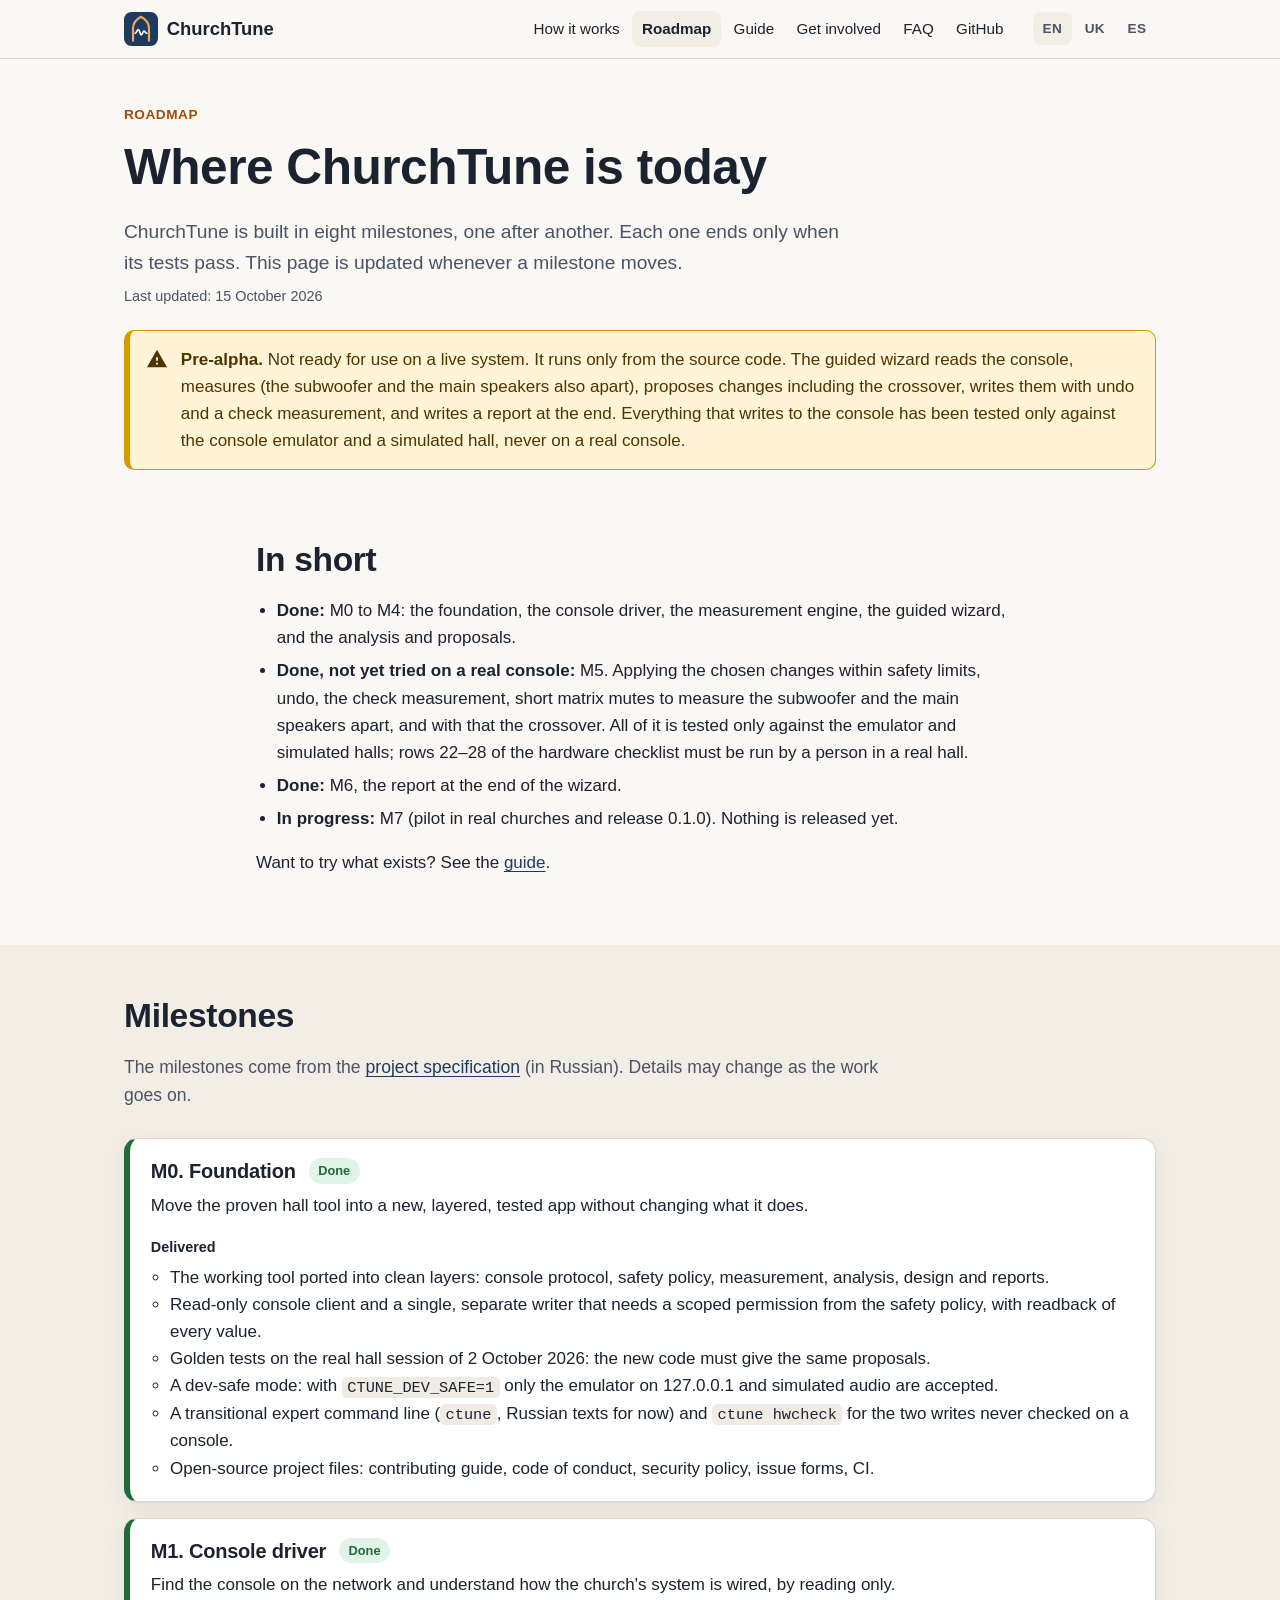
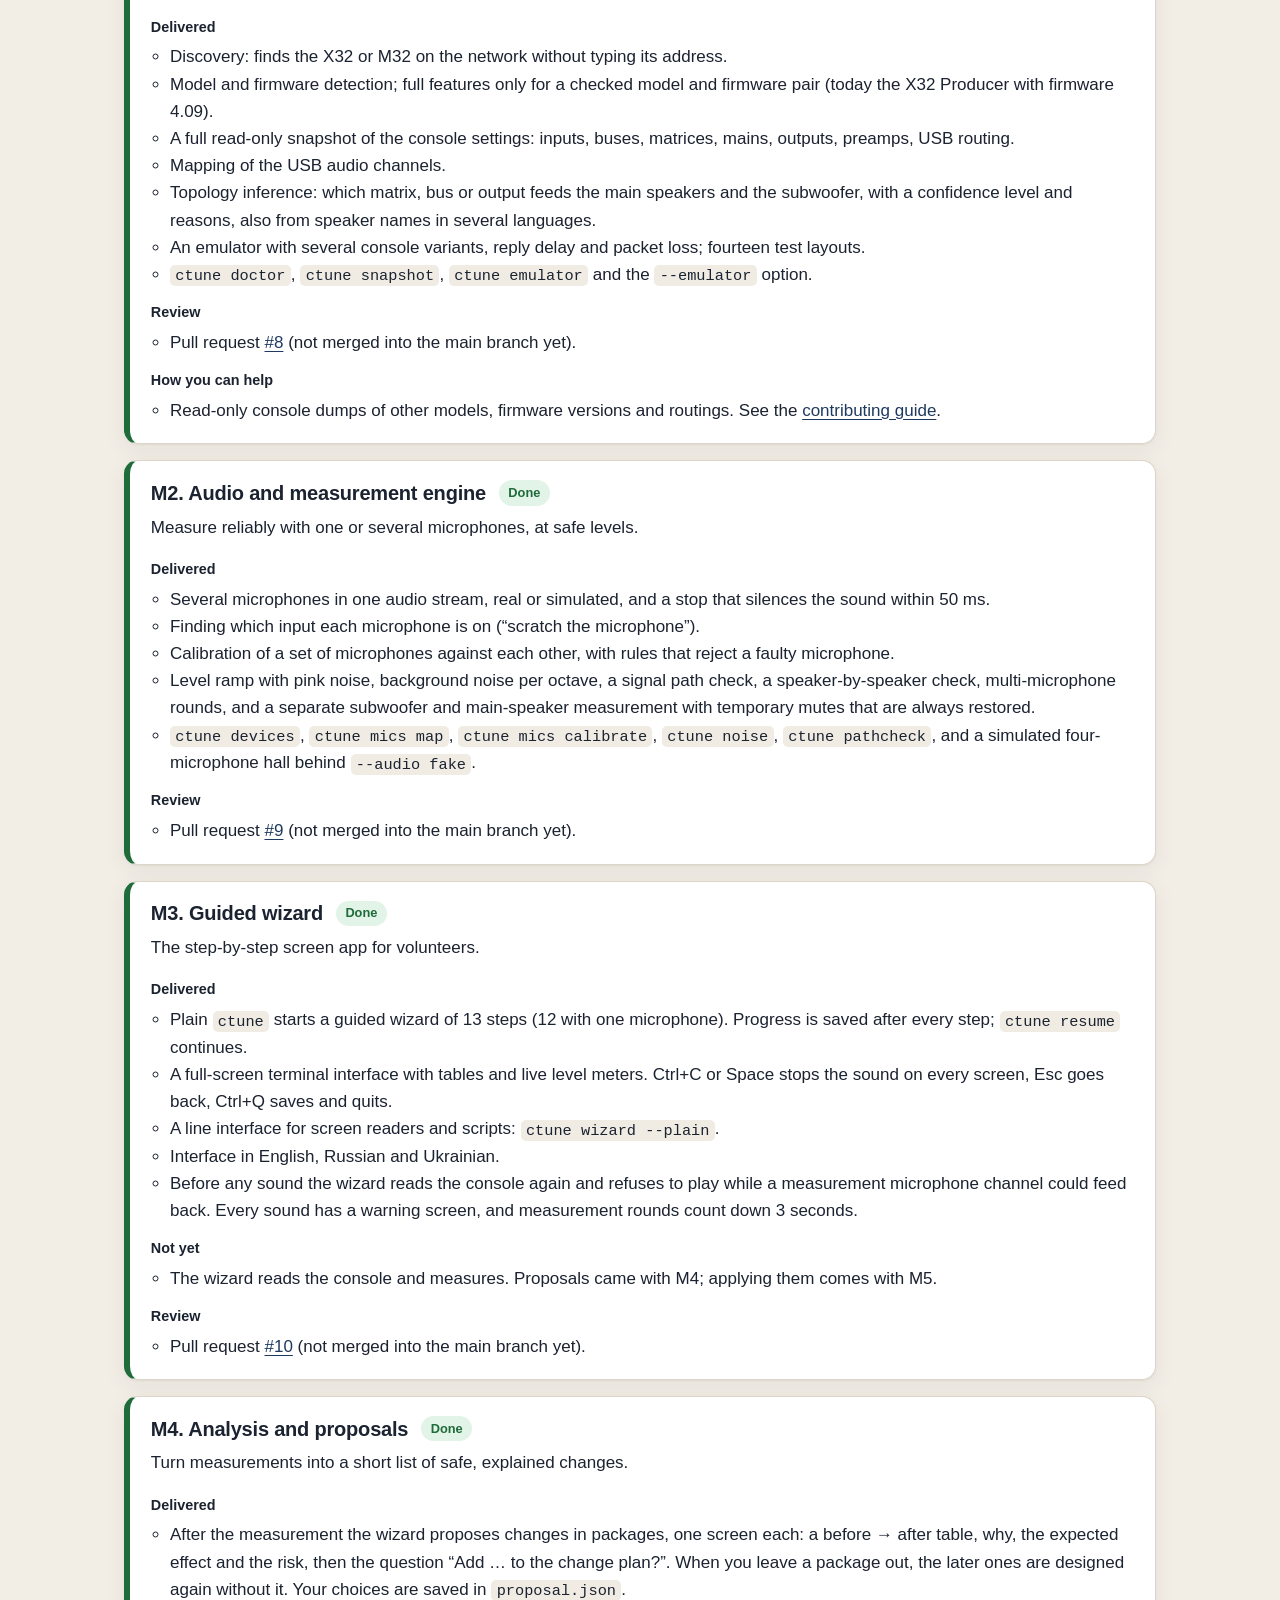
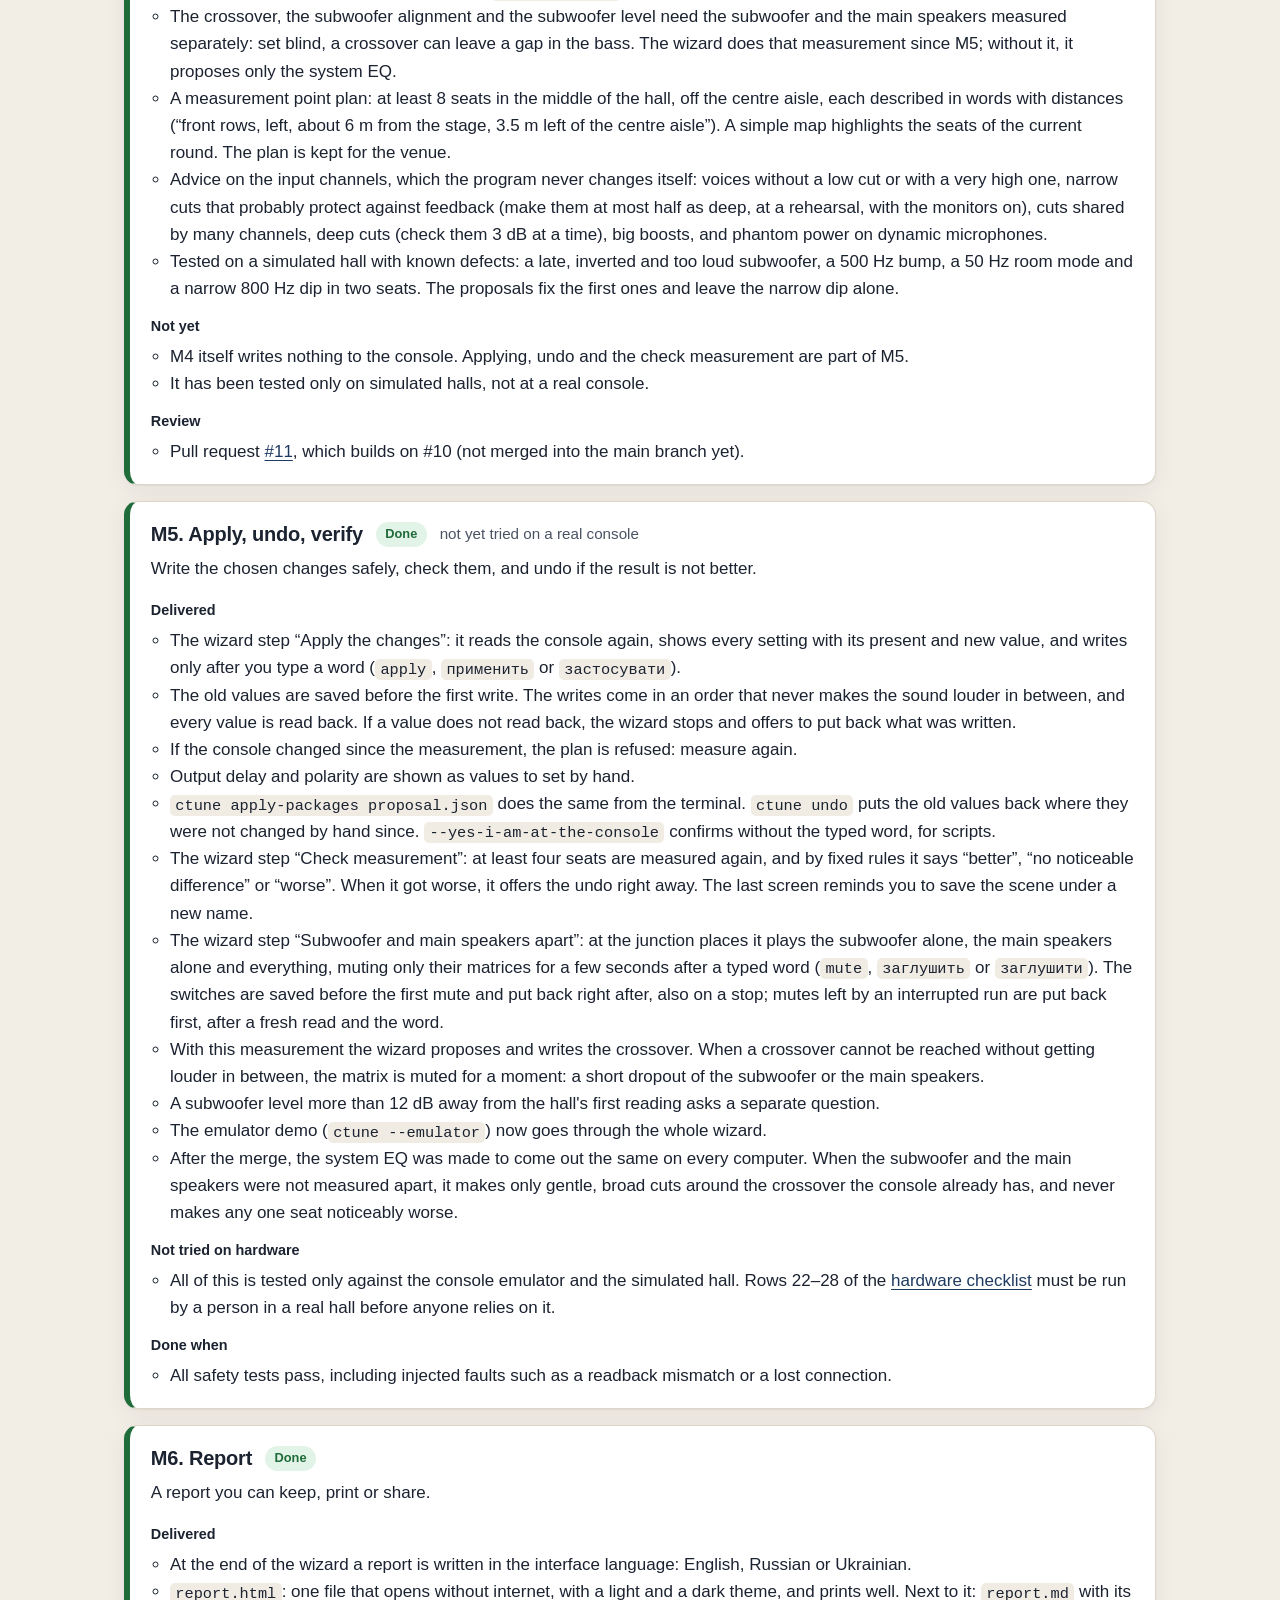
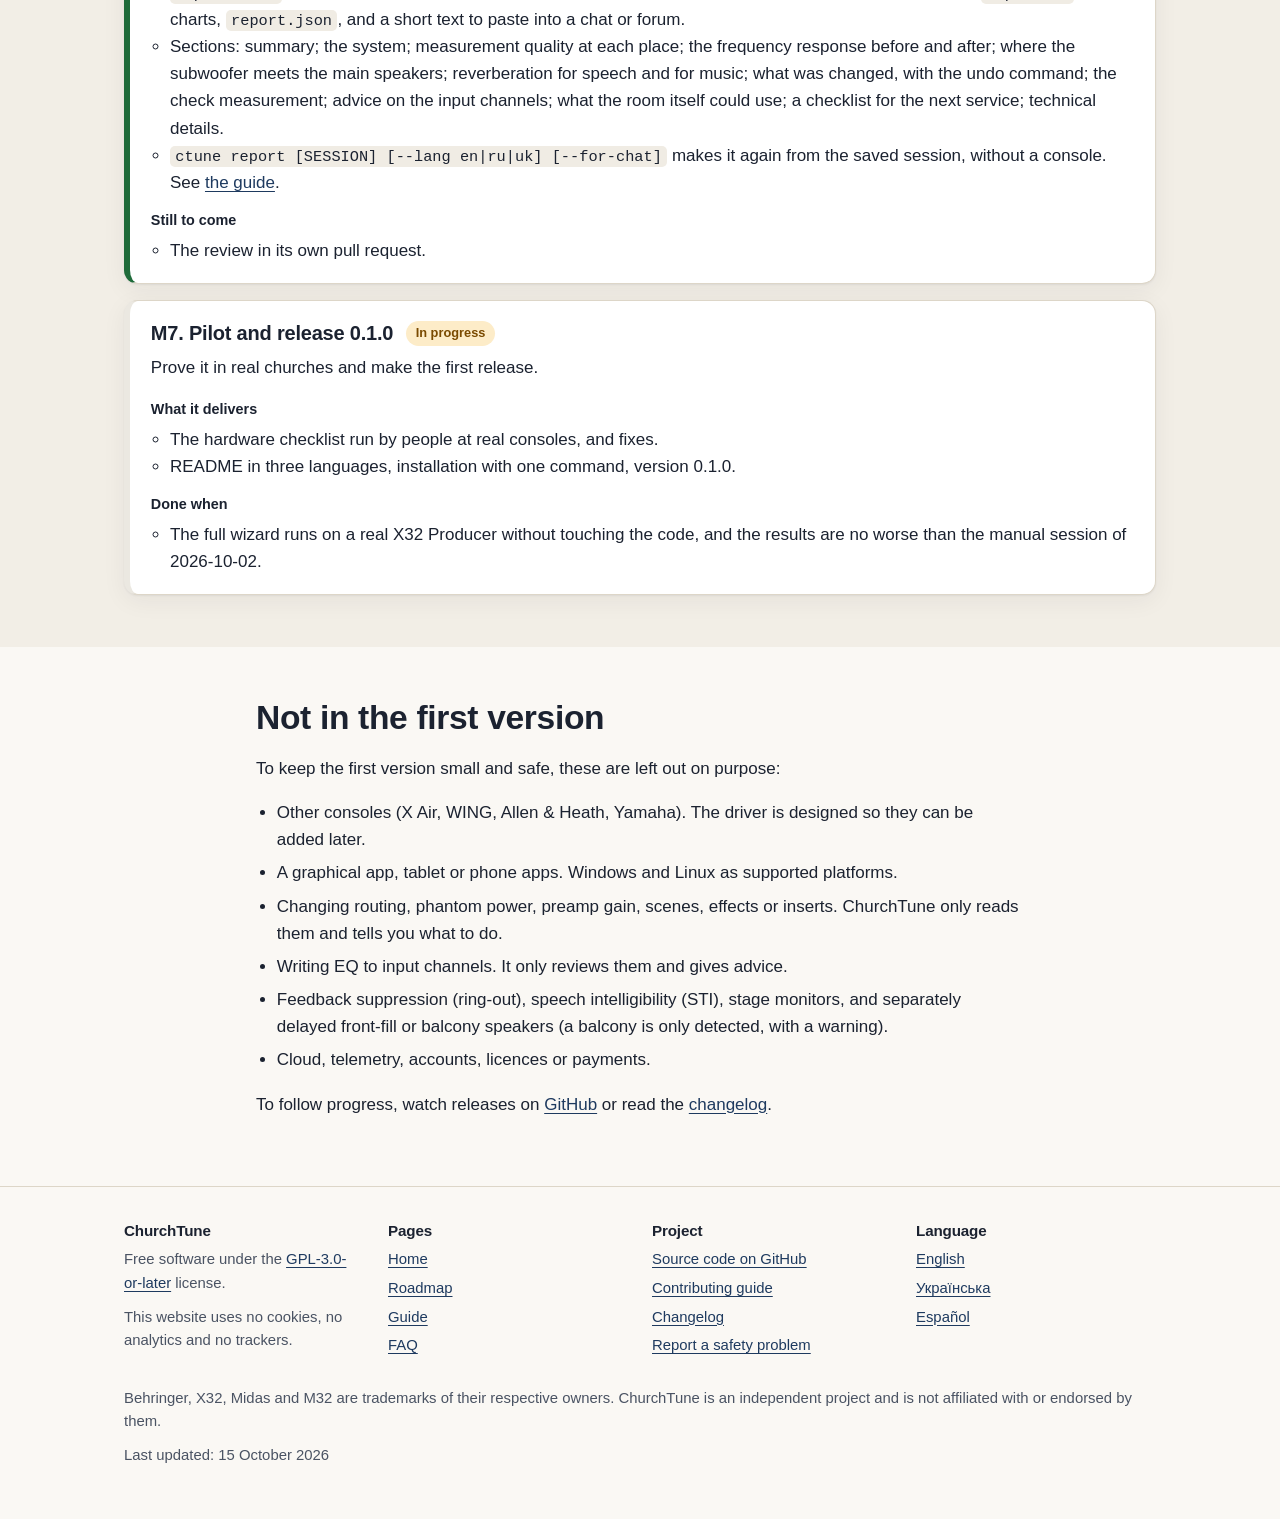
<file: site/en/roadmap/index.html>
<!doctype html>
<html lang="en">
<head>
<meta charset="utf-8">
<meta name="viewport" content="width=device-width, initial-scale=1">
<title>Roadmap and status — ChurchTune</title>
<meta name="description" content="Where ChurchTune is today and what comes next: milestones M0 to M7, from the console driver to the first release after a pilot in real churches.">
<link rel="canonical" href="https://mihailshumilov.github.io/ChurchAutoTune/en/roadmap/">
<link rel="alternate" hreflang="en" href="https://mihailshumilov.github.io/ChurchAutoTune/en/roadmap/"><link rel="alternate" hreflang="uk" href="https://mihailshumilov.github.io/ChurchAutoTune/uk/roadmap/"><link rel="alternate" hreflang="es" href="https://mihailshumilov.github.io/ChurchAutoTune/es/roadmap/"><link rel="alternate" hreflang="x-default" href="https://mihailshumilov.github.io/ChurchAutoTune/en/roadmap/">
<link rel="icon" href="../../assets/logo.svg" type="image/svg+xml">
<link rel="stylesheet" href="../../assets/style.css">
<meta name="color-scheme" content="light dark">
<meta name="theme-color" content="#faf8f4" media="(prefers-color-scheme: light)">
<meta name="theme-color" content="#0f141c" media="(prefers-color-scheme: dark)">
<meta property="og:type" content="website">
<meta property="og:site_name" content="ChurchTune">
<meta property="og:title" content="Roadmap and status — ChurchTune">
<meta property="og:description" content="Where ChurchTune is today and what comes next: milestones M0 to M7, from the console driver to the first release after a pilot in real churches.">
<meta property="og:url" content="https://mihailshumilov.github.io/ChurchAutoTune/en/roadmap/">
<meta property="og:image" content="https://mihailshumilov.github.io/ChurchAutoTune/assets/og.png">
<meta property="og:image:width" content="1200">
<meta property="og:image:height" content="630">
<meta property="og:image:alt" content="ChurchTune: free sound system tuning for churches with a Behringer X32 or Midas M32">
<meta property="og:locale" content="en_US">
<meta property="og:locale:alternate" content="uk_UA"><meta property="og:locale:alternate" content="es_ES">
<meta name="twitter:card" content="summary_large_image">
<meta name="twitter:title" content="Roadmap and status — ChurchTune">
<meta name="twitter:description" content="Where ChurchTune is today and what comes next: milestones M0 to M7, from the console driver to the first release after a pilot in real churches.">
<meta name="twitter:image" content="https://mihailshumilov.github.io/ChurchAutoTune/assets/og.png">
<meta name="twitter:image:alt" content="ChurchTune: free sound system tuning for churches with a Behringer X32 or Midas M32">
</head>

<body>
<a class="skip" href="#main">Skip to content</a>
<header class="site-header">
<div class="wrap">
<a class="brand" href="../../en/"><img src="../../assets/logo.svg" alt="" width="34" height="34">ChurchTune</a>
<nav class="main-nav" aria-label="Main"><ul><li><a href="../../en/#how">How it works</a></li><li><a href="../../en/roadmap/" aria-current="page">Roadmap</a></li><li><a href="../../en/guide/">Guide</a></li><li><a href="../../en/#help">Get involved</a></li><li><a href="../../en/#faq">FAQ</a></li><li><a href="https://github.com/mihailShumilov/ChurchAutoTune">GitHub</a></li></ul></nav>
<nav class="lang-switch" aria-label="Language"><ul><li><a href="../../en/roadmap/" hreflang="en" lang="en" aria-current="page"><abbr title="English" style="text-decoration:none">EN</abbr></a></li><li><a href="../../uk/roadmap/" hreflang="uk" lang="uk"><abbr title="Українська" style="text-decoration:none">UK</abbr></a></li><li><a href="../../es/roadmap/" hreflang="es" lang="es"><abbr title="Español" style="text-decoration:none">ES</abbr></a></li></ul></nav>
</div>
</header>

<main id="main">
<div class="page-head"><div class="wrap">
<p class="eyebrow">Roadmap</p>
<h1>Where ChurchTune is today</h1>
<p class="lead">ChurchTune is built in eight milestones, one after another. Each one ends only when its tests pass. This page is updated whenever a milestone moves.</p>
<p class="updated">Last updated: <time datetime="2026-10-15">15 October 2026</time></p>
<div class="notice" role="note"><svg viewBox="0 0 24 24" aria-hidden="true"><path d="M1 21h22L12 2 1 21zm12-3h-2v-2h2v2zm0-4h-2v-4h2v4z"/></svg><p><strong>Pre-alpha.</strong> Not ready for use on a live system. It runs only from the source code. The guided wizard reads the console, measures (the subwoofer and the main speakers also apart), proposes changes including the crossover, writes them with undo and a check measurement, and writes a report at the end. Everything that writes to the console has been tested only against the console emulator and a simulated hall, never on a real console.</p></div>
</div></div>
<section class="section" id="summary" aria-labelledby="summary-title"><div class="wrap prose"><h2 id="summary-title">In short</h2><ul><li><strong>Done:</strong> M0 to M4: the foundation, the console driver, the measurement engine, the guided wizard, and the analysis and proposals.</li><li><strong>Done, not yet tried on a real console:</strong> M5. Applying the chosen changes within safety limits, undo, the check measurement, short matrix mutes to measure the subwoofer and the main speakers apart, and with that the crossover. All of it is tested only against the emulator and simulated halls; rows 22–28 of the hardware checklist must be run by a person in a real hall.</li><li><strong>Done:</strong> M6, the report at the end of the wizard.</li><li><strong>In progress:</strong> M7 (pilot in real churches and release 0.1.0). Nothing is released yet.</li></ul><p>Want to try what exists? See the <a href="../../en/guide/">guide</a>.</p></div></section>
<section class="section section-alt" id="milestones" aria-labelledby="milestones-title">
<div class="wrap">
<h2 id="milestones-title">Milestones</h2>
<p class="section-intro">The milestones come from the <a href="https://github.com/mihailShumilov/ChurchAutoTune/blob/main/docs/SPEC.md">project specification</a> (in Russian). Details may change as the work goes on.</p>
<ol class="milestones"><li class="milestone is-done" id="m0"><header><h3>M0. Foundation</h3><span class="badge badge-done">Done</span></header><p>Move the proven hall tool into a new, layered, tested app without changing what it does.</p><p class="label">Delivered</p><ul><li>The working tool ported into clean layers: console protocol, safety policy, measurement, analysis, design and reports.</li><li>Read-only console client and a single, separate writer that needs a scoped permission from the safety policy, with readback of every value.</li><li>Golden tests on the real hall session of 2 October 2026: the new code must give the same proposals.</li><li>A dev-safe mode: with <code>CTUNE_DEV_SAFE=1</code> only the emulator on 127.0.0.1 and simulated audio are accepted.</li><li>A transitional expert command line (<code>ctune</code>, Russian texts for now) and <code>ctune hwcheck</code> for the two writes never checked on a console.</li><li>Open-source project files: contributing guide, code of conduct, security policy, issue forms, CI.</li></ul></li><li class="milestone is-done" id="m1"><header><h3>M1. Console driver</h3><span class="badge badge-done">Done</span></header><p>Find the console on the network and understand how the church's system is wired, by reading only.</p><p class="label">Delivered</p><ul><li>Discovery: finds the X32 or M32 on the network without typing its address.</li><li>Model and firmware detection; full features only for a checked model and firmware pair (today the X32 Producer with firmware 4.09).</li><li>A full read-only snapshot of the console settings: inputs, buses, matrices, mains, outputs, preamps, USB routing.</li><li>Mapping of the USB audio channels.</li><li>Topology inference: which matrix, bus or output feeds the main speakers and the subwoofer, with a confidence level and reasons, also from speaker names in several languages.</li><li>An emulator with several console variants, reply delay and packet loss; fourteen test layouts.</li><li><code>ctune doctor</code>, <code>ctune snapshot</code>, <code>ctune emulator</code> and the <code>--emulator</code> option.</li></ul><p class="label">Review</p><ul><li>Pull request <a href="https://github.com/mihailShumilov/ChurchAutoTune/pull/8">#8</a> (not merged into the main branch yet).</li></ul><p class="label">How you can help</p><ul><li>Read-only console dumps of other models, firmware versions and routings. See the <a href="https://github.com/mihailShumilov/ChurchAutoTune/blob/main/CONTRIBUTING.md">contributing guide</a>.</li></ul></li><li class="milestone is-done" id="m2"><header><h3>M2. Audio and measurement engine</h3><span class="badge badge-done">Done</span></header><p>Measure reliably with one or several microphones, at safe levels.</p><p class="label">Delivered</p><ul><li>Several microphones in one audio stream, real or simulated, and a stop that silences the sound within 50 ms.</li><li>Finding which input each microphone is on (“scratch the microphone”).</li><li>Calibration of a set of microphones against each other, with rules that reject a faulty microphone.</li><li>Level ramp with pink noise, background noise per octave, a signal path check, a speaker-by-speaker check, multi-microphone rounds, and a separate subwoofer and main-speaker measurement with temporary mutes that are always restored.</li><li><code>ctune devices</code>, <code>ctune mics map</code>, <code>ctune mics calibrate</code>, <code>ctune noise</code>, <code>ctune pathcheck</code>, and a simulated four-microphone hall behind <code>--audio fake</code>.</li></ul><p class="label">Review</p><ul><li>Pull request <a href="https://github.com/mihailShumilov/ChurchAutoTune/pull/9">#9</a> (not merged into the main branch yet).</li></ul></li><li class="milestone is-done" id="m3"><header><h3>M3. Guided wizard</h3><span class="badge badge-done">Done</span></header><p>The step-by-step screen app for volunteers.</p><p class="label">Delivered</p><ul><li>Plain <code>ctune</code> starts a guided wizard of 13 steps (12 with one microphone). Progress is saved after every step; <code>ctune resume</code> continues.</li><li>A full-screen terminal interface with tables and live level meters. Ctrl+C or Space stops the sound on every screen, Esc goes back, Ctrl+Q saves and quits.</li><li>A line interface for screen readers and scripts: <code>ctune wizard --plain</code>.</li><li>Interface in English, Russian and Ukrainian.</li><li>Before any sound the wizard reads the console again and refuses to play while a measurement microphone channel could feed back. Every sound has a warning screen, and measurement rounds count down 3 seconds.</li></ul><p class="label">Not yet</p><ul><li>The wizard reads the console and measures. Proposals came with M4; applying them comes with M5.</li></ul><p class="label">Review</p><ul><li>Pull request <a href="https://github.com/mihailShumilov/ChurchAutoTune/pull/10">#10</a> (not merged into the main branch yet).</li></ul></li><li class="milestone is-done" id="m4"><header><h3>M4. Analysis and proposals</h3><span class="badge badge-done">Done</span></header><p>Turn measurements into a short list of safe, explained changes.</p><p class="label">Delivered</p><ul><li>After the measurement the wizard proposes changes in packages, one screen each: a before → after table, why, the expected effect and the risk, then the question “Add … to the change plan?”. When you leave a package out, the later ones are designed again without it. Your choices are saved in <code>proposal.json</code>.</li><li>The crossover, the subwoofer alignment and the subwoofer level need the subwoofer and the main speakers measured separately: set blind, a crossover can leave a gap in the bass. The wizard does that measurement since M5; without it, it proposes only the system EQ.</li><li>A measurement point plan: at least 8 seats in the middle of the hall, off the centre aisle, each described in words with distances (“front rows, left, about 6 m from the stage, 3.5 m left of the centre aisle”). A simple map highlights the seats of the current round. The plan is kept for the venue.</li><li>Advice on the input channels, which the program never changes itself: voices without a low cut or with a very high one, narrow cuts that probably protect against feedback (make them at most half as deep, at a rehearsal, with the monitors on), cuts shared by many channels, deep cuts (check them 3 dB at a time), big boosts, and phantom power on dynamic microphones.</li><li>Tested on a simulated hall with known defects: a late, inverted and too loud subwoofer, a 500 Hz bump, a 50 Hz room mode and a narrow 800 Hz dip in two seats. The proposals fix the first ones and leave the narrow dip alone.</li></ul><p class="label">Not yet</p><ul><li>M4 itself writes nothing to the console. Applying, undo and the check measurement are part of M5.</li><li>It has been tested only on simulated halls, not at a real console.</li></ul><p class="label">Review</p><ul><li>Pull request <a href="https://github.com/mihailShumilov/ChurchAutoTune/pull/11">#11</a>, which builds on #10 (not merged into the main branch yet).</li></ul></li><li class="milestone is-done" id="m5"><header><h3>M5. Apply, undo, verify</h3><span class="badge badge-done">Done</span><span class="note">not yet tried on a real console</span></header><p>Write the chosen changes safely, check them, and undo if the result is not better.</p><p class="label">Delivered</p><ul><li>The wizard step “Apply the changes”: it reads the console again, shows every setting with its present and new value, and writes only after you type a word (<code>apply</code>, <code>применить</code> or <code>застосувати</code>).</li><li>The old values are saved before the first write. The writes come in an order that never makes the sound louder in between, and every value is read back. If a value does not read back, the wizard stops and offers to put back what was written.</li><li>If the console changed since the measurement, the plan is refused: measure again.</li><li>Output delay and polarity are shown as values to set by hand.</li><li><code>ctune apply-packages proposal.json</code> does the same from the terminal. <code>ctune undo</code> puts the old values back where they were not changed by hand since. <code>--yes-i-am-at-the-console</code> confirms without the typed word, for scripts.</li><li>The wizard step “Check measurement”: at least four seats are measured again, and by fixed rules it says “better”, “no noticeable difference” or “worse”. When it got worse, it offers the undo right away. The last screen reminds you to save the scene under a new name.</li><li>The wizard step “Subwoofer and main speakers apart”: at the junction places it plays the subwoofer alone, the main speakers alone and everything, muting only their matrices for a few seconds after a typed word (<code>mute</code>, <code>заглушить</code> or <code>заглушити</code>). The switches are saved before the first mute and put back right after, also on a stop; mutes left by an interrupted run are put back first, after a fresh read and the word.</li><li>With this measurement the wizard proposes and writes the crossover. When a crossover cannot be reached without getting louder in between, the matrix is muted for a moment: a short dropout of the subwoofer or the main speakers.</li><li>A subwoofer level more than 12 dB away from the hall's first reading asks a separate question.</li><li>The emulator demo (<code>ctune --emulator</code>) now goes through the whole wizard.</li><li>After the merge, the system EQ was made to come out the same on every computer. When the subwoofer and the main speakers were not measured apart, it makes only gentle, broad cuts around the crossover the console already has, and never makes any one seat noticeably worse.</li></ul><p class="label">Not tried on hardware</p><ul><li>All of this is tested only against the console emulator and the simulated hall. Rows 22–28 of the <a href="https://github.com/mihailShumilov/ChurchAutoTune/blob/main/docs/hardware-checklist.md">hardware checklist</a> must be run by a person in a real hall before anyone relies on it.</li></ul><p class="label">Done when</p><ul><li>All safety tests pass, including injected faults such as a readback mismatch or a lost connection.</li></ul></li><li class="milestone is-done" id="m6"><header><h3>M6. Report</h3><span class="badge badge-done">Done</span></header><p>A report you can keep, print or share.</p><p class="label">Delivered</p><ul><li>At the end of the wizard a report is written in the interface language: English, Russian or Ukrainian.</li><li><code>report.html</code>: one file that opens without internet, with a light and a dark theme, and prints well. Next to it: <code>report.md</code> with its charts, <code>report.json</code>, and a short text to paste into a chat or forum.</li><li>Sections: summary; the system; measurement quality at each place; the frequency response before and after; where the subwoofer meets the main speakers; reverberation for speech and for music; what was changed, with the undo command; the check measurement; advice on the input channels; what the room itself could use; a checklist for the next service; technical details.</li><li><code>ctune report [SESSION] [--lang en|ru|uk] [--for-chat]</code> makes it again from the saved session, without a console. See <a href="../../en/guide/#try-wizard-report">the guide</a>.</li></ul><p class="label">Still to come</p><ul><li>The review in its own pull request.</li></ul></li><li class="milestone " id="m7"><header><h3>M7. Pilot and release 0.1.0</h3><span class="badge badge-progress">In progress</span></header><p>Prove it in real churches and make the first release.</p><p class="label">What it delivers</p><ul><li>The hardware checklist run by people at real consoles, and fixes.</li><li>README in three languages, installation with one command, version 0.1.0.</li></ul><p class="label">Done when</p><ul><li>The full wizard runs on a real X32 Producer without touching the code, and the results are no worse than the manual session of 2026-10-02.</li></ul></li></ol>
</div>
</section>
<section class="section" id="not-in-first-version" aria-labelledby="nonGoals-title">
<div class="wrap prose">
<h2 id="nonGoals-title">Not in the first version</h2>
<p>To keep the first version small and safe, these are left out on purpose:</p>
<ul><li>Other consoles (X Air, WING, Allen &amp; Heath, Yamaha). The driver is designed so they can be added later.</li><li>A graphical app, tablet or phone apps. Windows and Linux as supported platforms.</li><li>Changing routing, phantom power, preamp gain, scenes, effects or inserts. ChurchTune only reads them and tells you what to do.</li><li>Writing EQ to input channels. It only reviews them and gives advice.</li><li>Feedback suppression (ring-out), speech intelligibility (STI), stage monitors, and separately delayed front-fill or balcony speakers (a balcony is only detected, with a warning).</li><li>Cloud, telemetry, accounts, licences or payments.</li></ul>
<p>To follow progress, watch releases on <a href="https://github.com/mihailShumilov/ChurchAutoTune">GitHub</a> or read the <a href="https://github.com/mihailShumilov/ChurchAutoTune/blob/main/CHANGELOG.md">changelog</a>.</p>
</div>
</section>
</main>
<footer class="site-footer">
<div class="wrap">
<div class="cols">
<div>
<h2>ChurchTune</h2>
<p>Free software under the <a href="https://github.com/mihailShumilov/ChurchAutoTune/blob/main/LICENSE">GPL-3.0-or-later</a> license.</p>
<p>This website uses no cookies, no analytics and no trackers.</p>
</div>
<div>
<h2>Pages</h2>
<ul>
<li><a href="../../en/">Home</a></li>
<li><a href="../../en/roadmap/">Roadmap</a></li>
<li><a href="../../en/guide/">Guide</a></li>
<li><a href="../../en/#faq">FAQ</a></li>
</ul>
</div>
<div>
<h2>Project</h2>
<ul>
<li><a href="https://github.com/mihailShumilov/ChurchAutoTune">Source code on GitHub</a></li>
<li><a href="https://github.com/mihailShumilov/ChurchAutoTune/blob/main/CONTRIBUTING.md">Contributing guide</a></li>
<li><a href="https://github.com/mihailShumilov/ChurchAutoTune/blob/main/CHANGELOG.md">Changelog</a></li>
<li><a href="https://github.com/mihailShumilov/ChurchAutoTune/security/advisories/new">Report a safety problem</a></li>
</ul>
</div>
<div>
<h2>Language</h2>
<ul><li><a href="../../en/roadmap/" hreflang="en" lang="en">English</a></li><li><a href="../../uk/roadmap/" hreflang="uk" lang="uk">Українська</a></li><li><a href="../../es/roadmap/" hreflang="es" lang="es">Español</a></li></ul>
</div>
</div>
<p>Behringer, X32, Midas and M32 are trademarks of their respective owners. ChurchTune is an independent project and is not affiliated with or endorsed by them.</p>
<p>Last updated: <time datetime="2026-10-15">15 October 2026</time></p>
</div>
</footer>
</body>
</html>
</file>
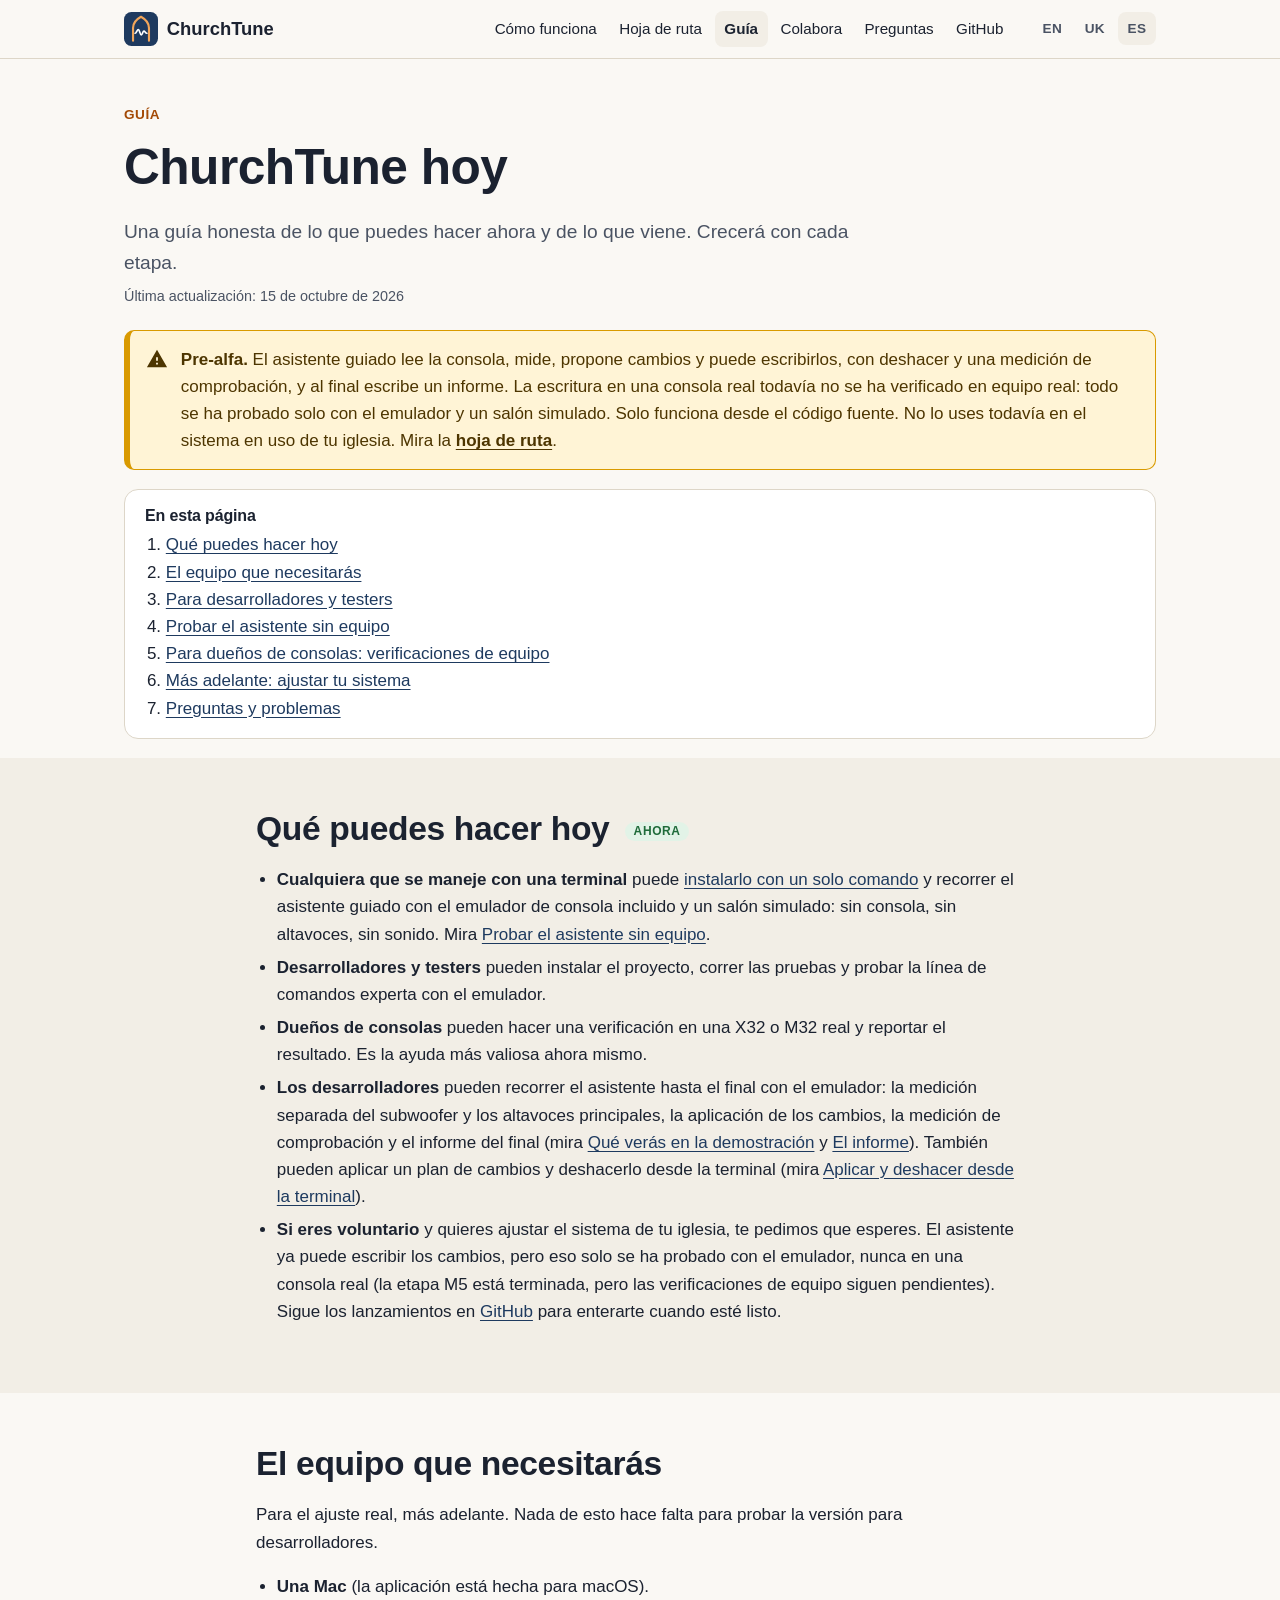
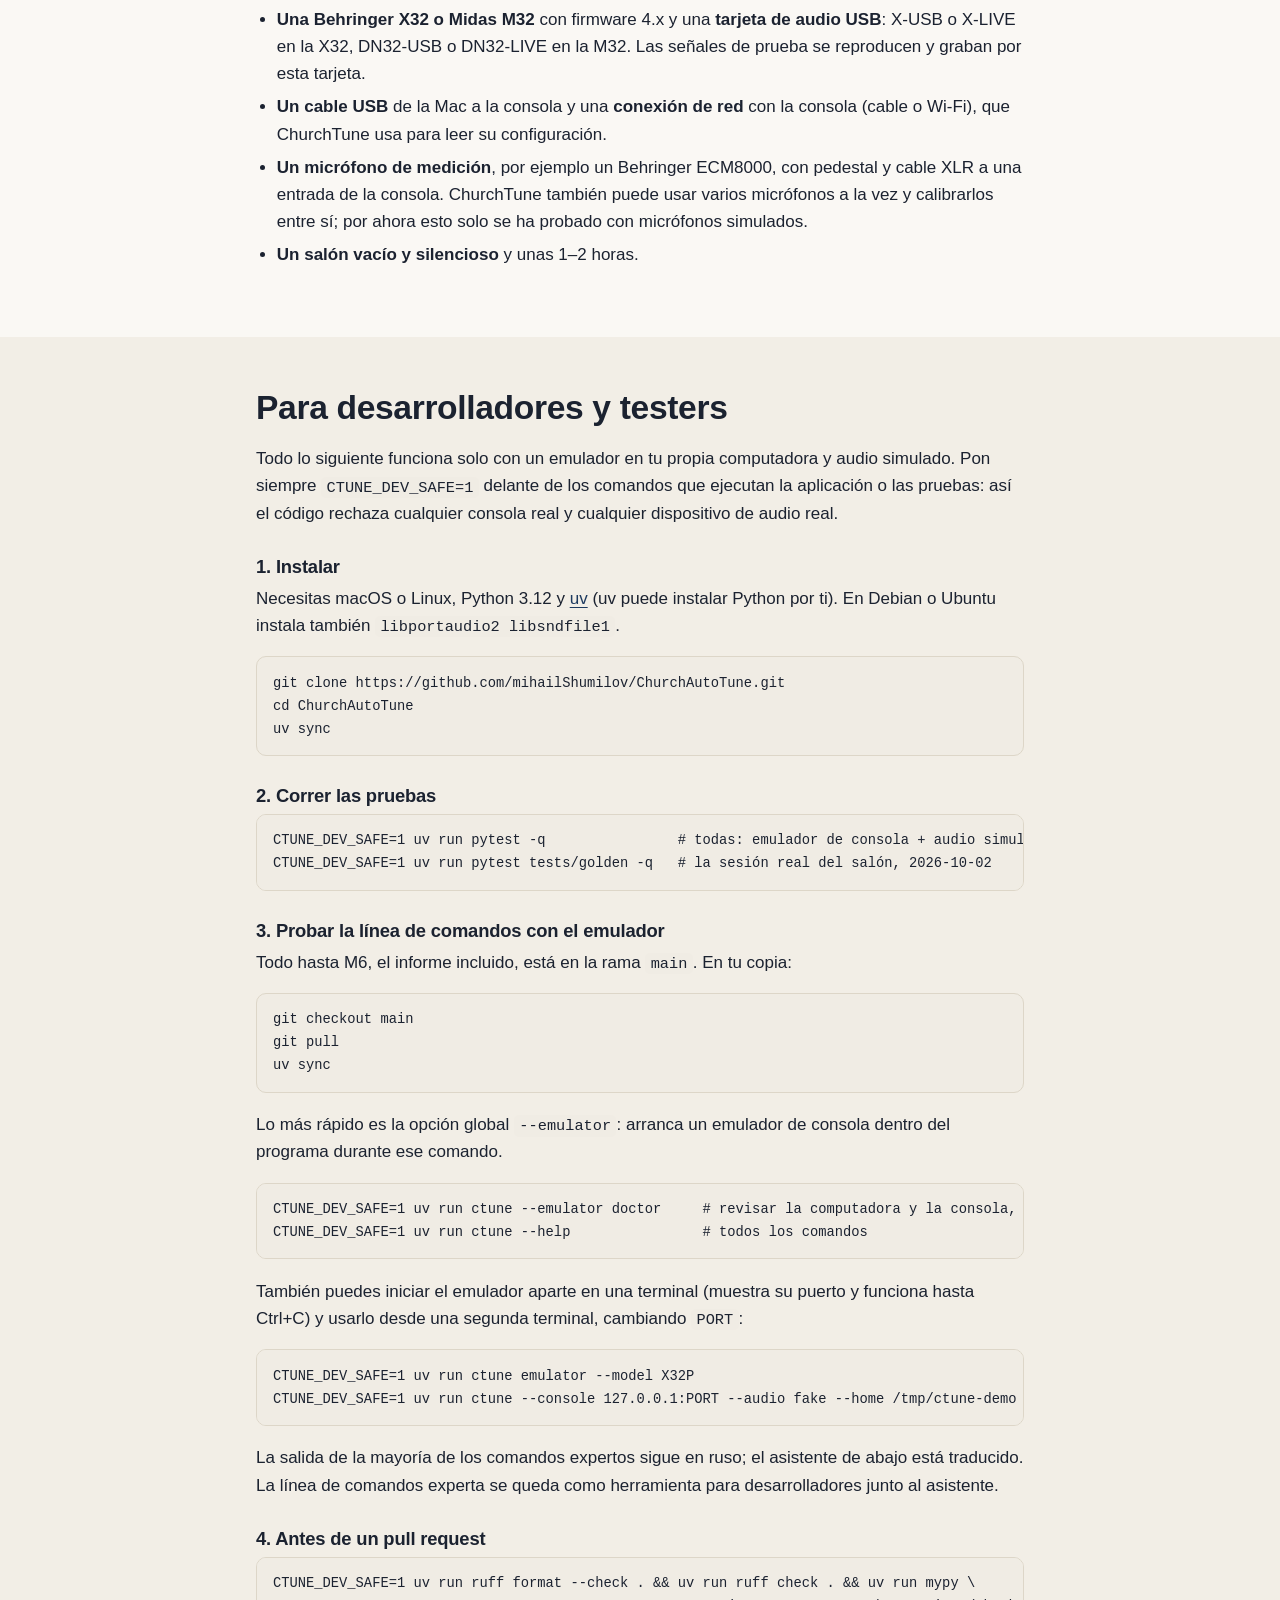
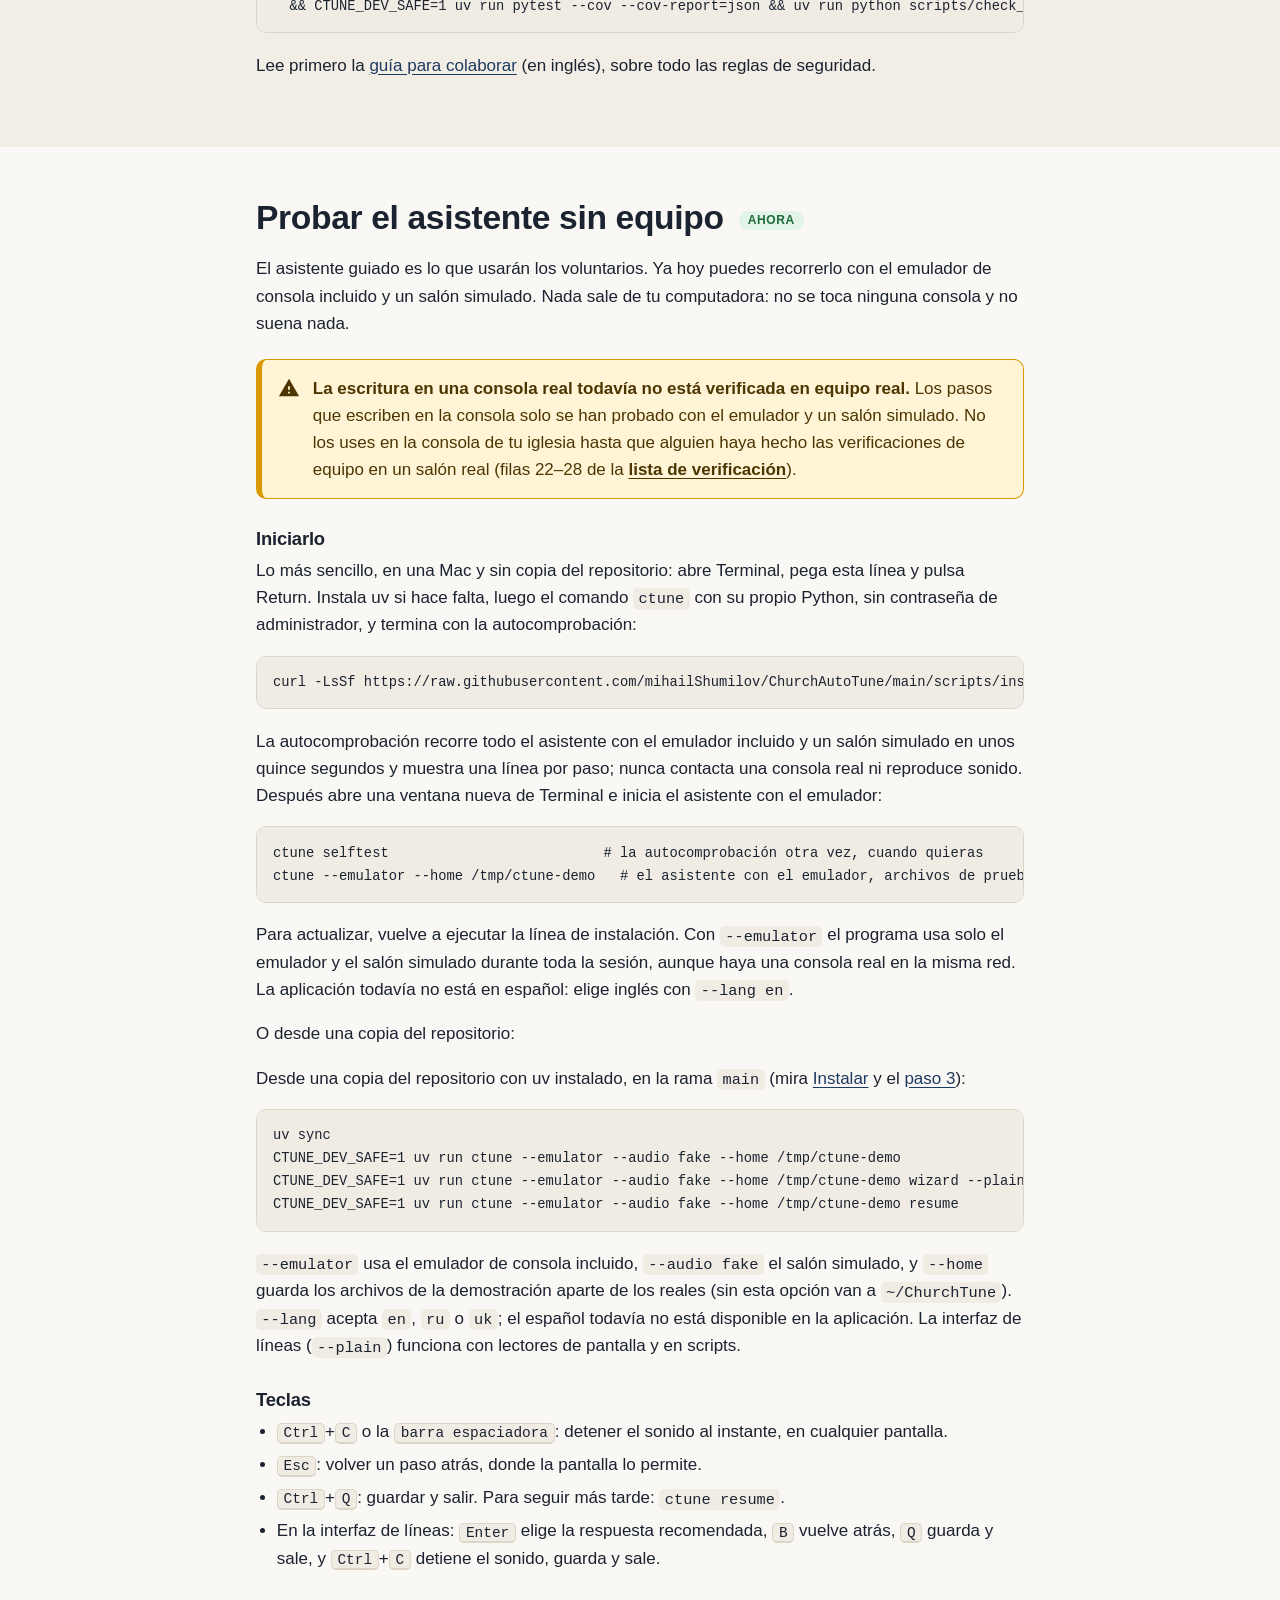
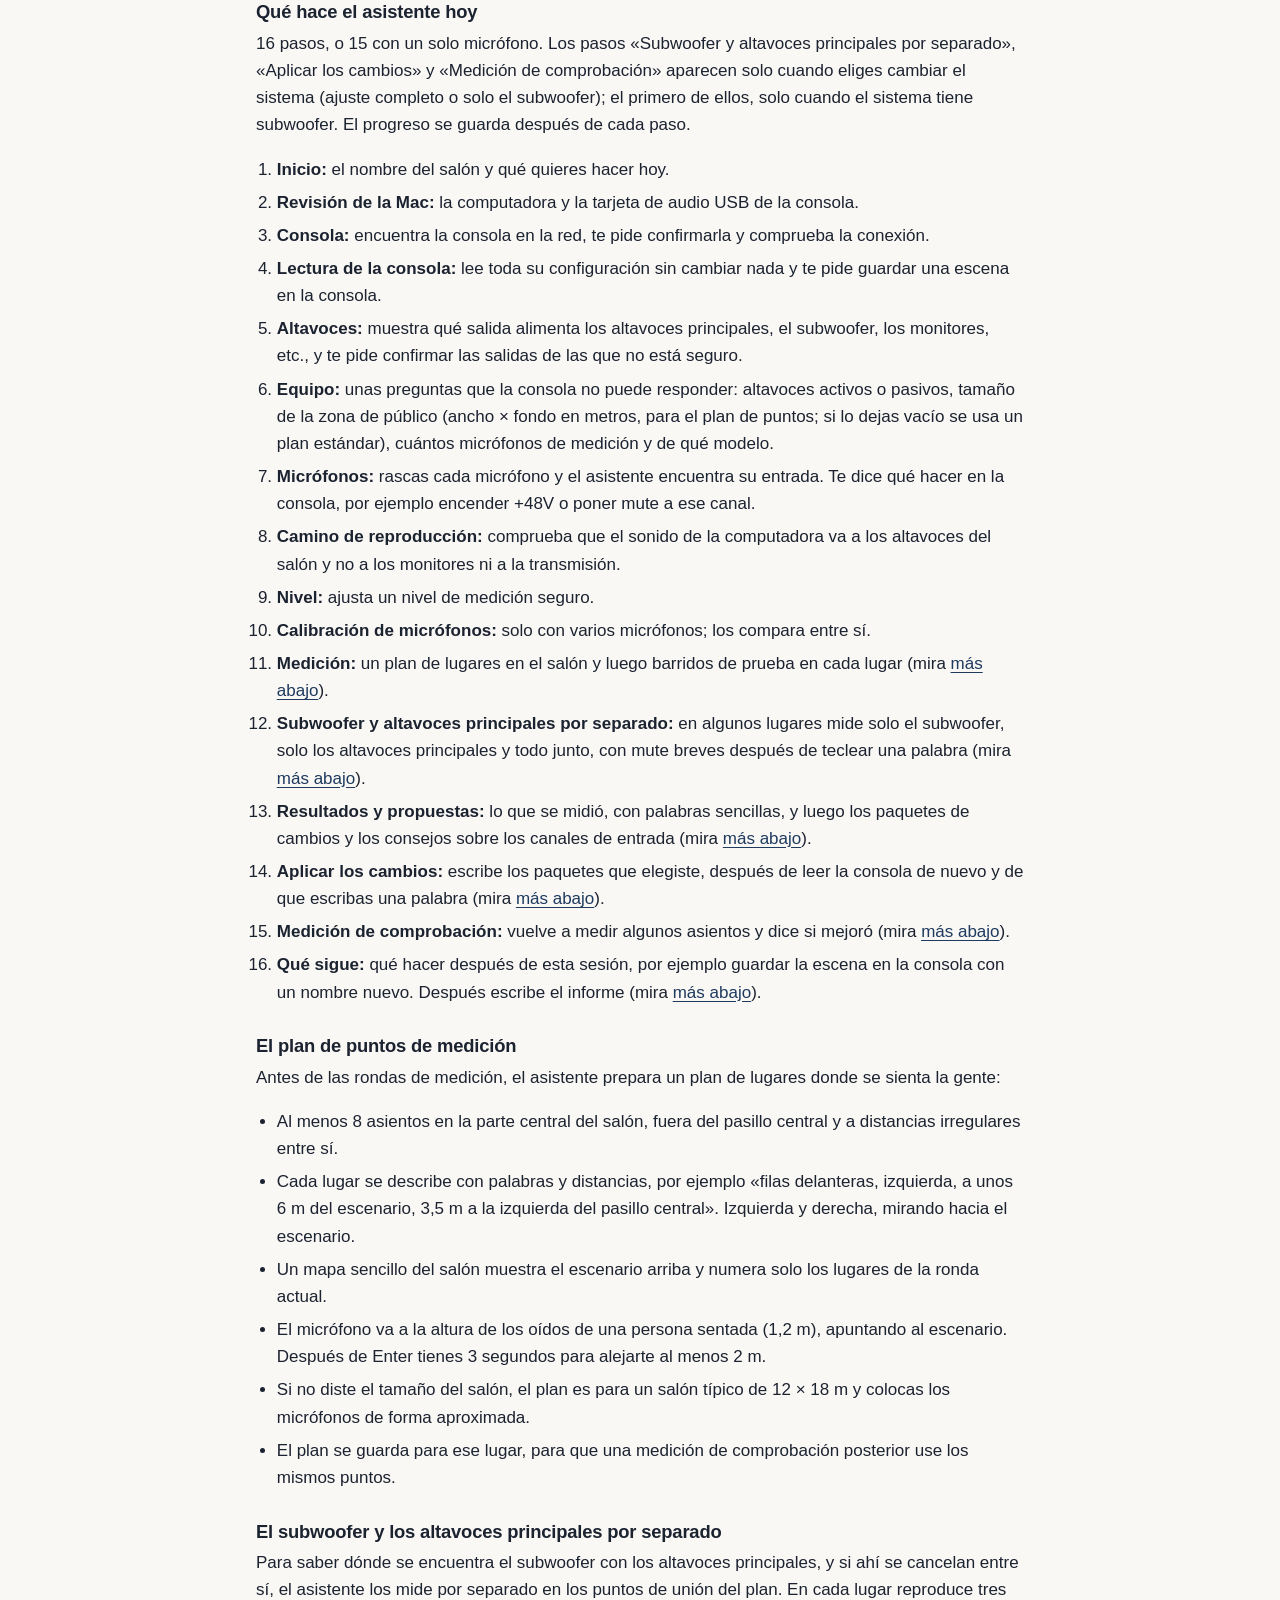
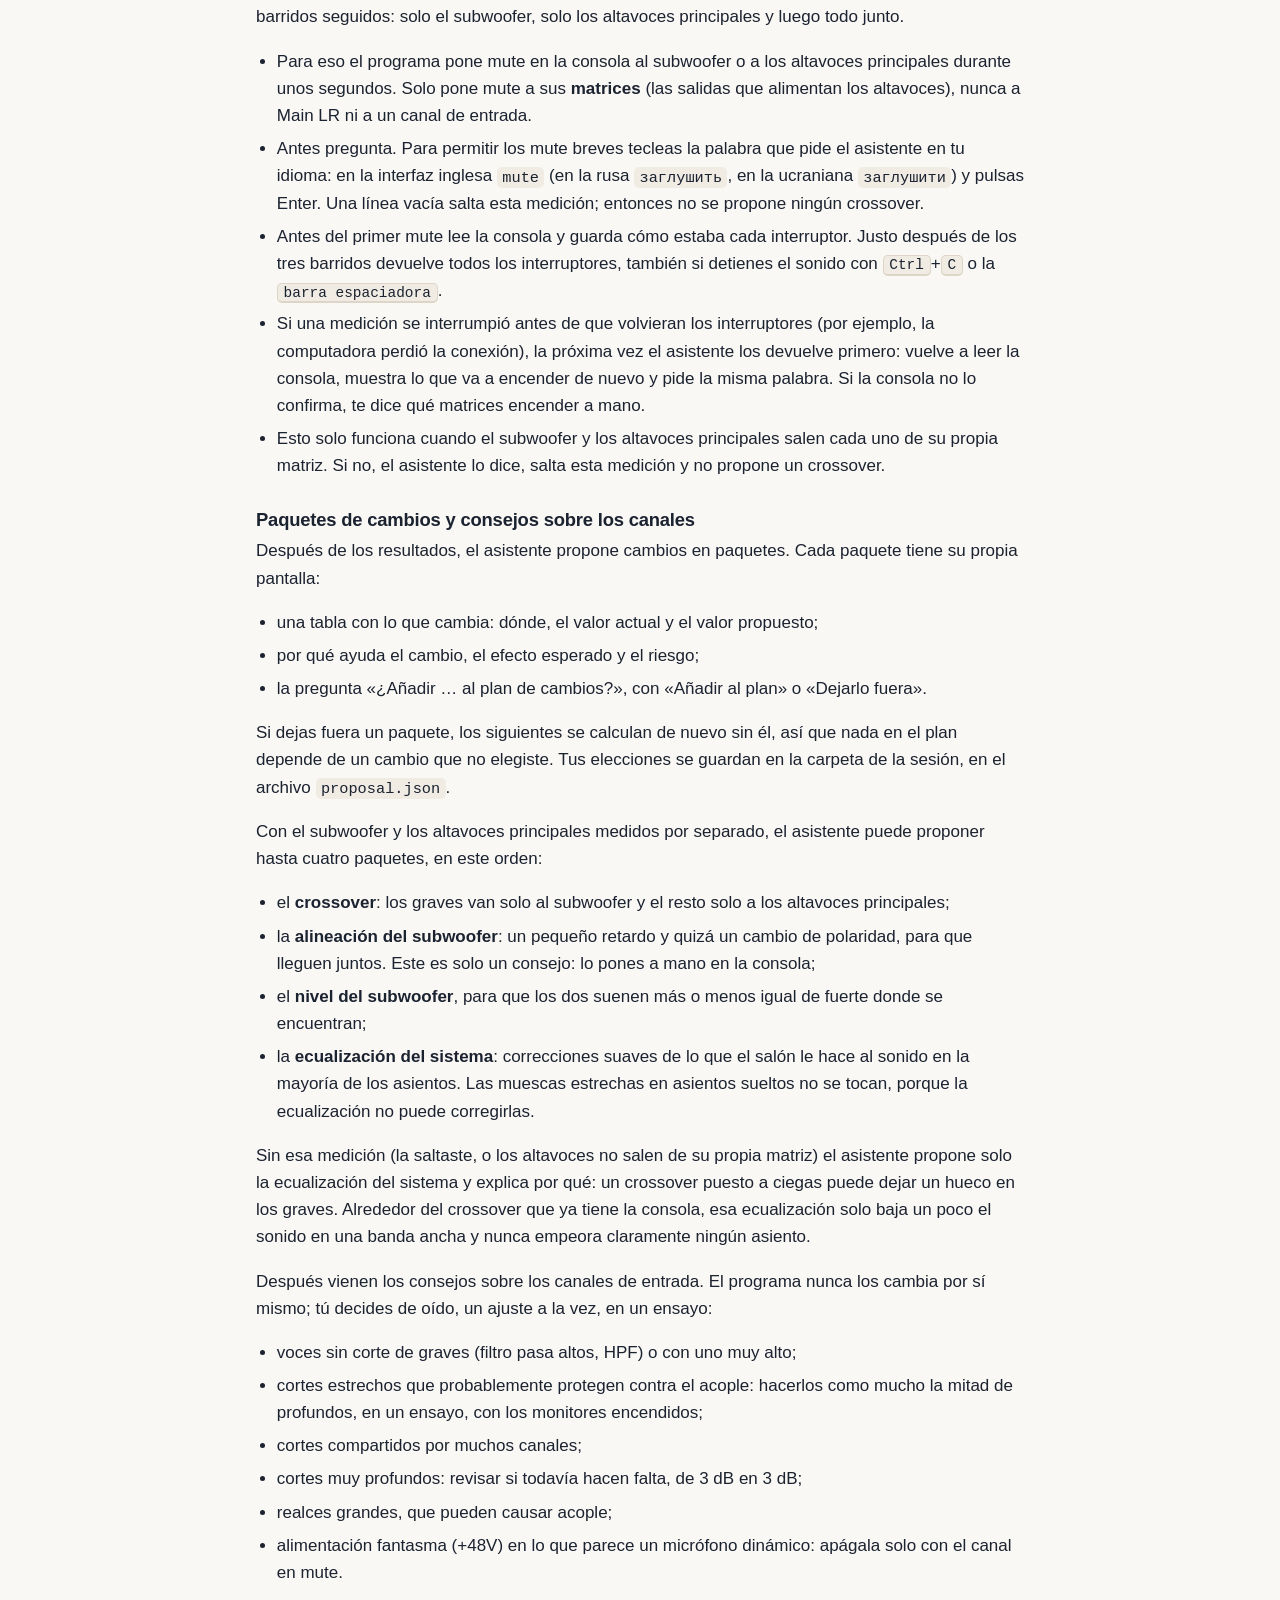
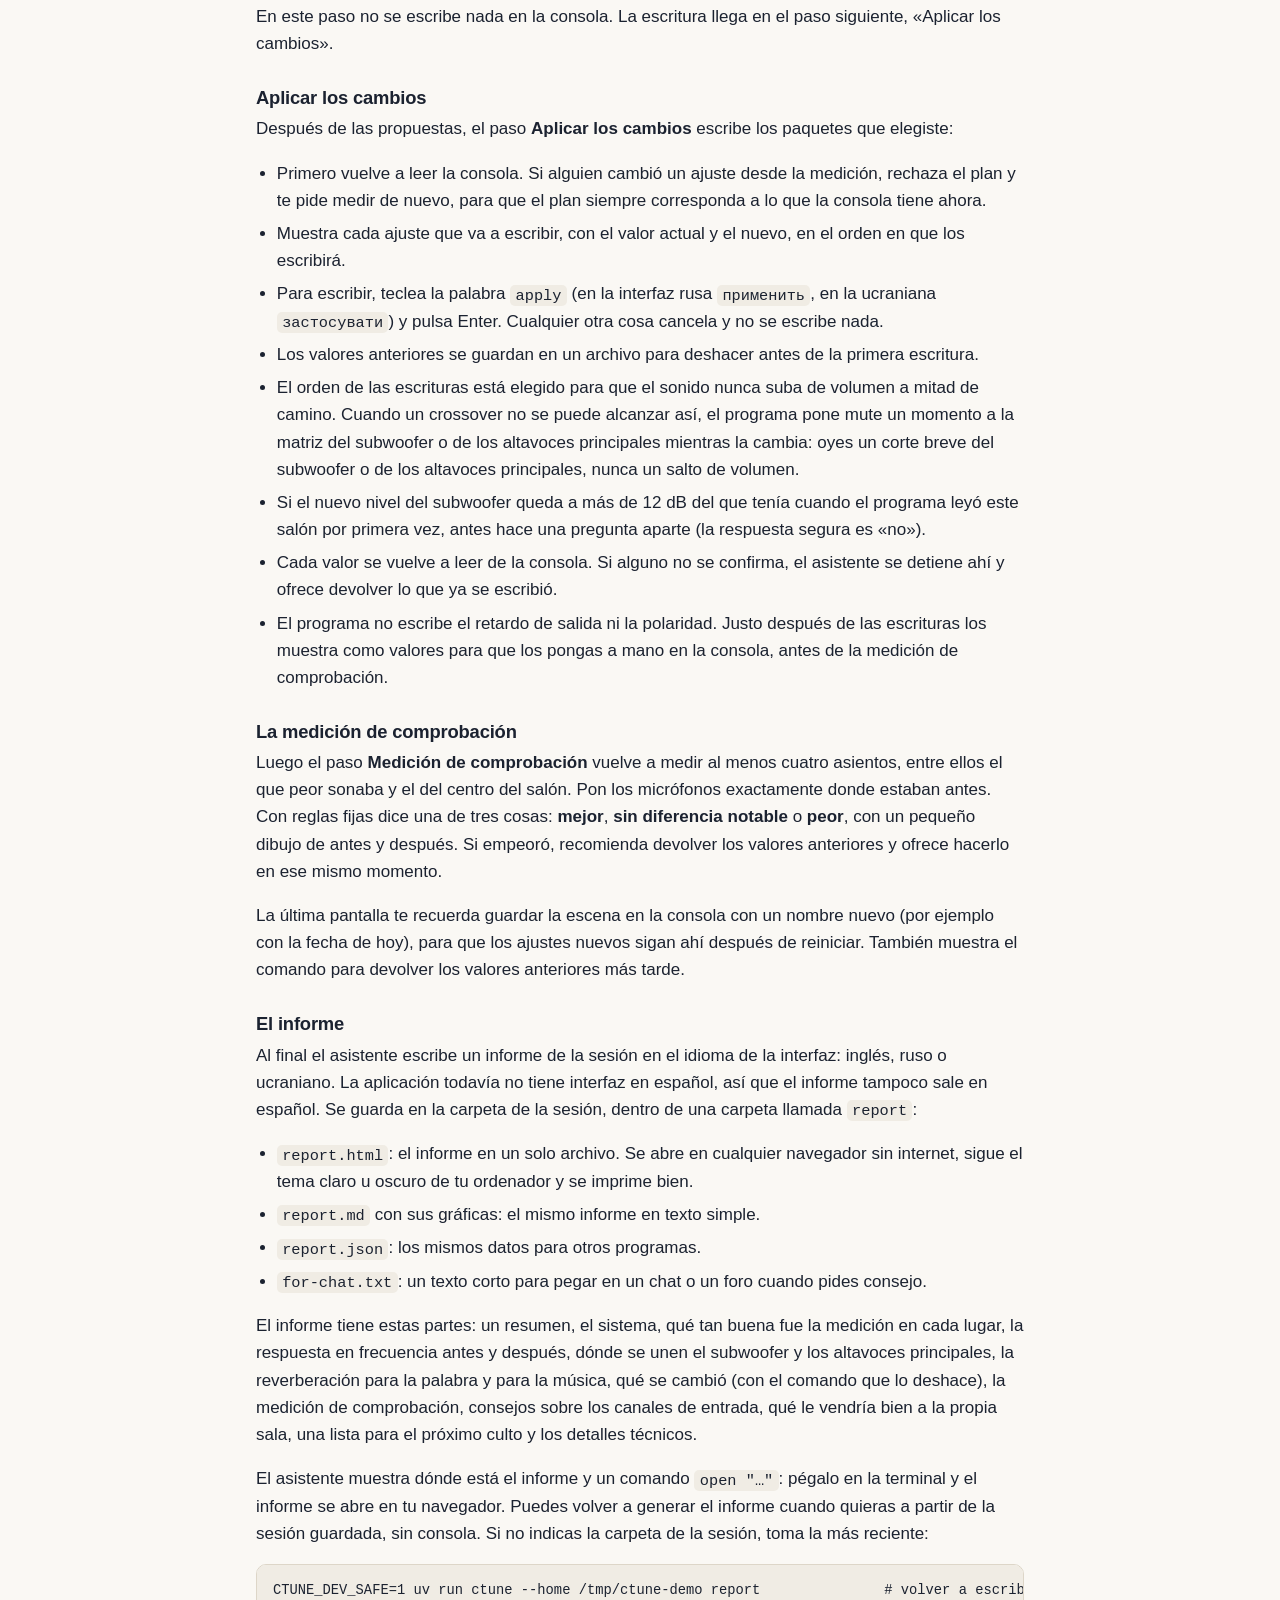
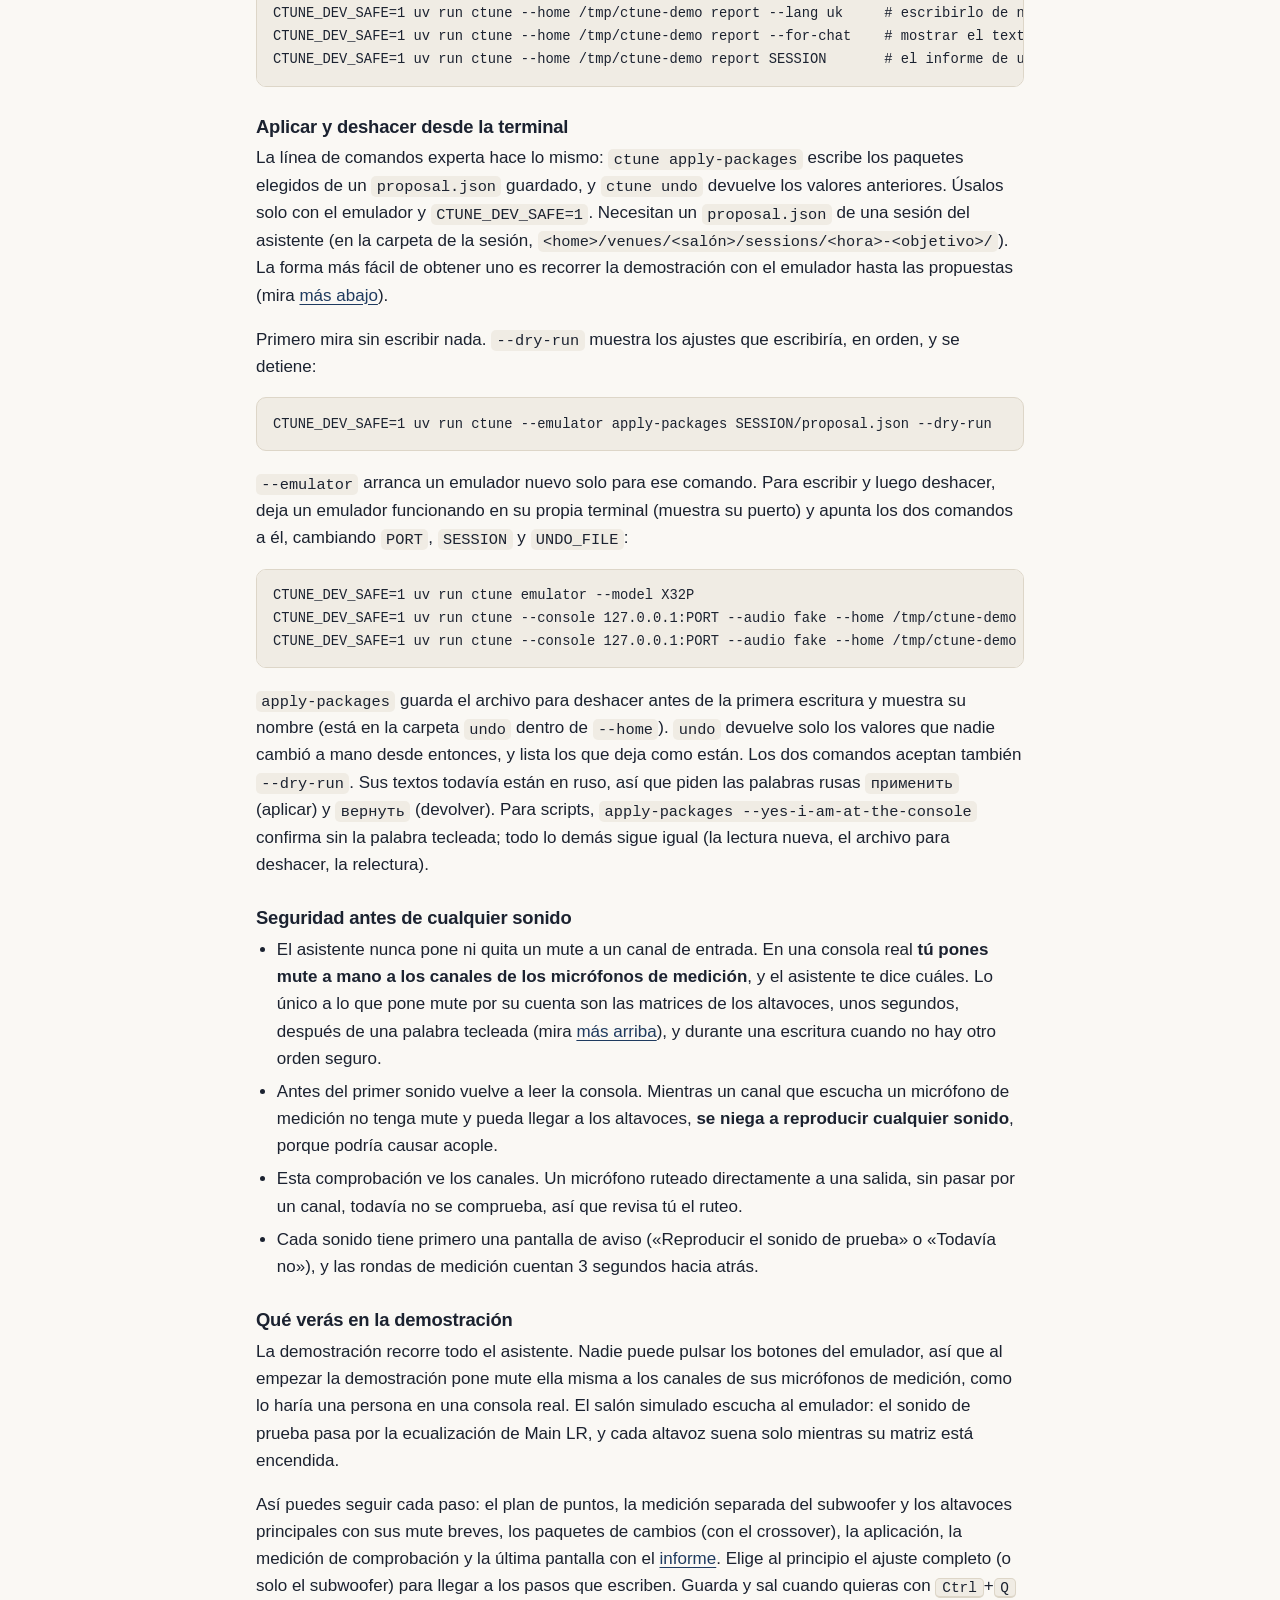
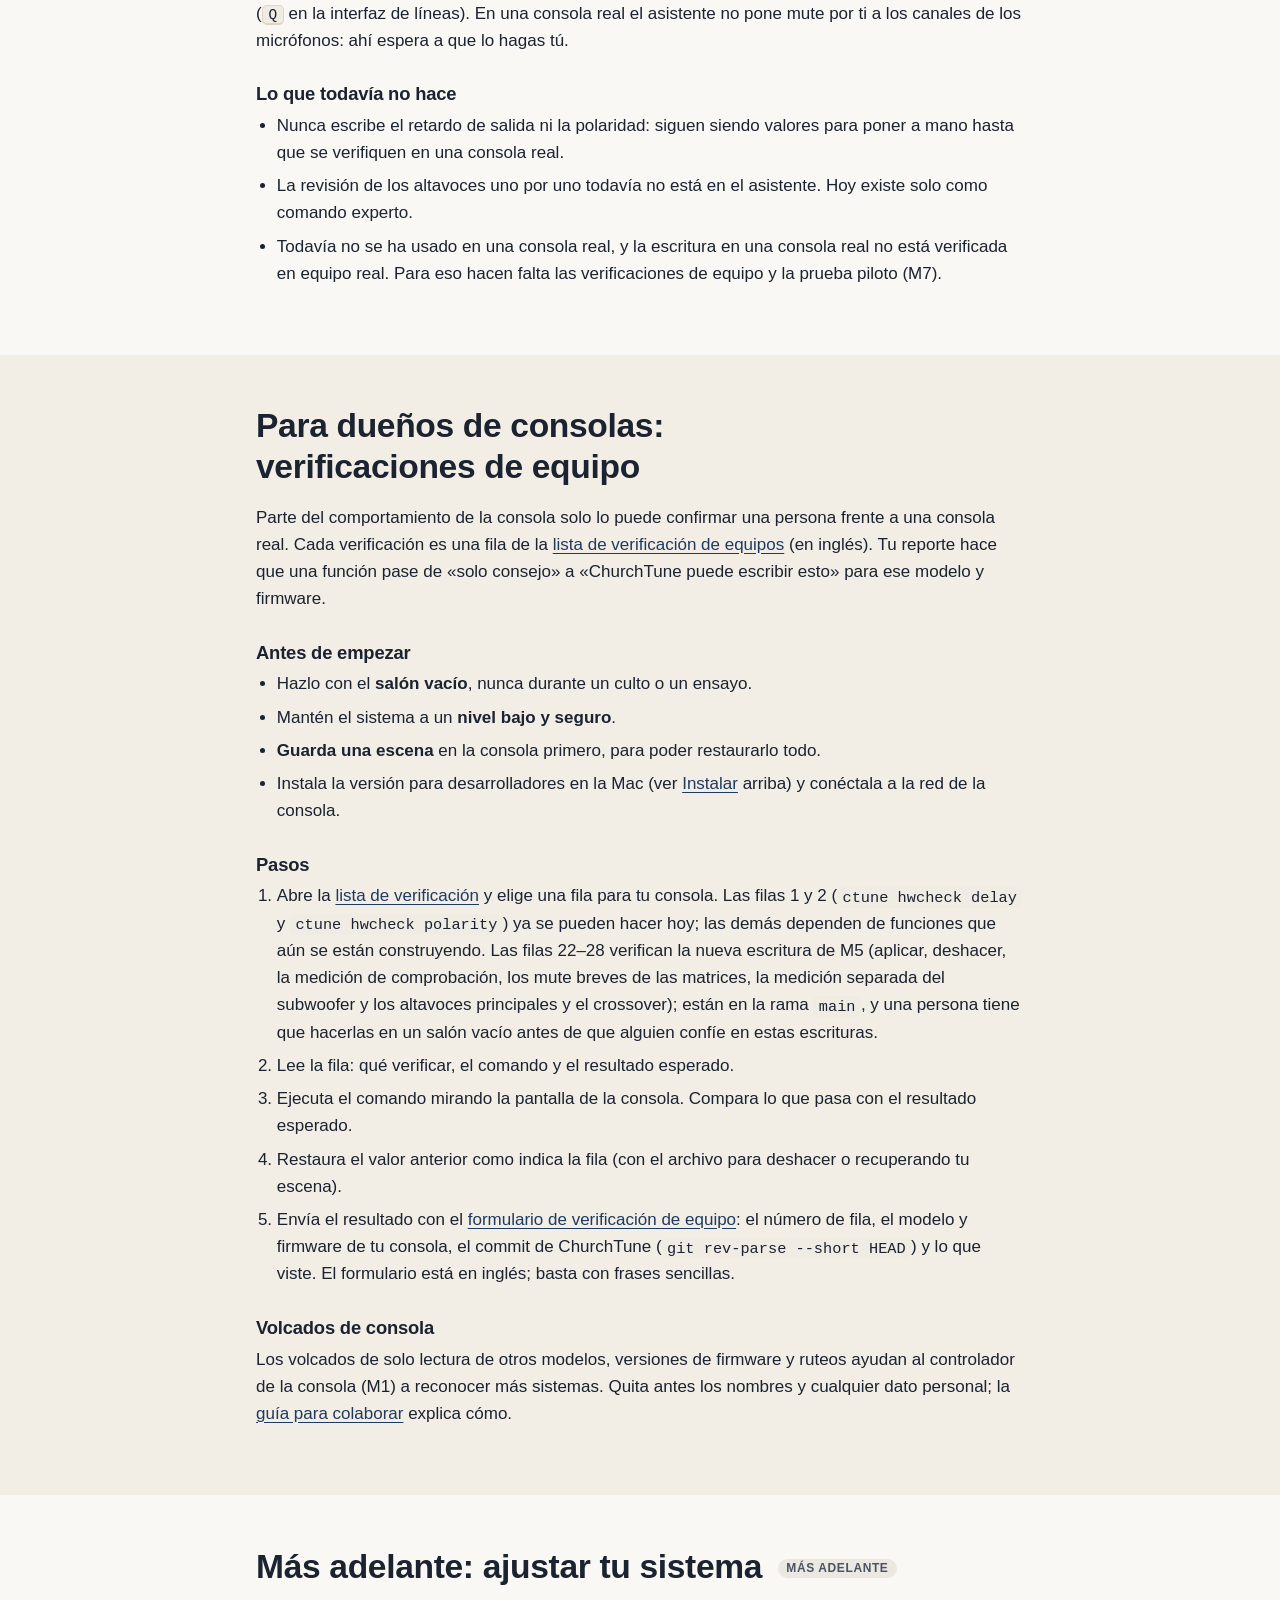
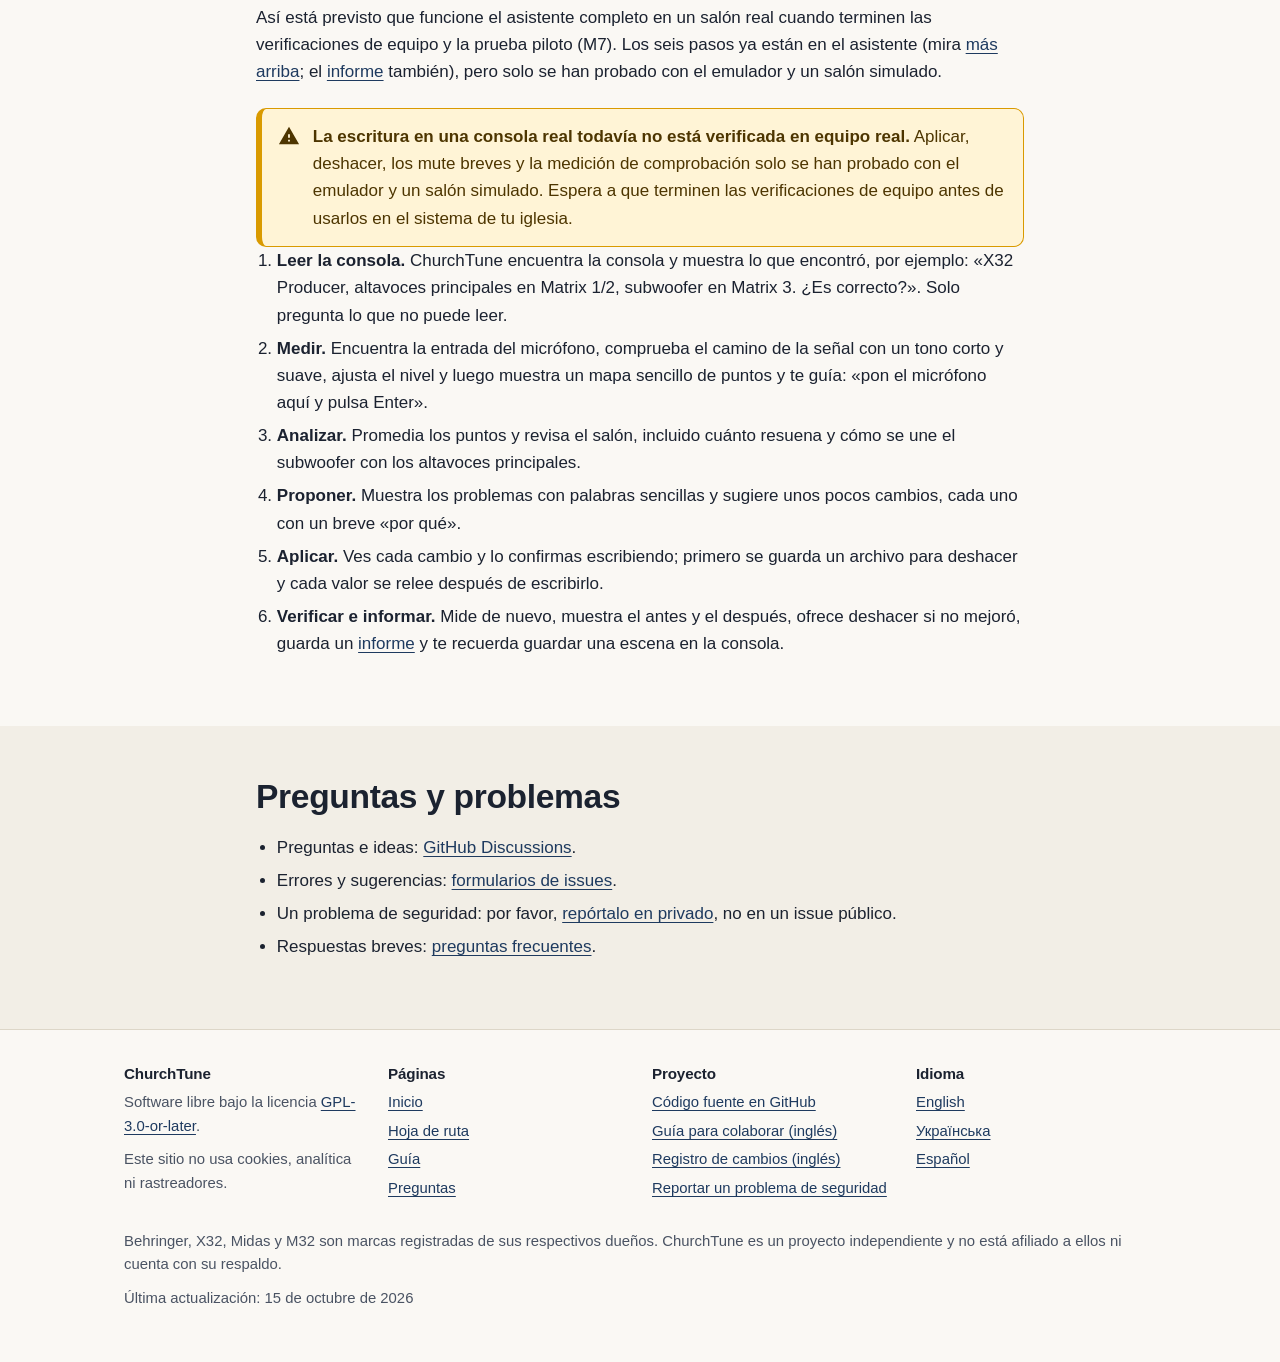
<file: site/es/guide/index.html>
<!doctype html>
<html lang="es">
<head>
<meta charset="utf-8">
<meta name="viewport" content="width=device-width, initial-scale=1">
<title>Guía — ChurchTune</title>
<meta name="description" content="Cómo probar ChurchTune hoy: instalar la versión para desarrolladores, recorrer el asistente guiado con el emulador de consola y un salón simulado, verificar tu X32 o M32 y reportar el resultado, y qué equipo necesitarás.">
<link rel="canonical" href="https://mihailshumilov.github.io/ChurchAutoTune/es/guide/">
<link rel="alternate" hreflang="en" href="https://mihailshumilov.github.io/ChurchAutoTune/en/guide/"><link rel="alternate" hreflang="uk" href="https://mihailshumilov.github.io/ChurchAutoTune/uk/guide/"><link rel="alternate" hreflang="es" href="https://mihailshumilov.github.io/ChurchAutoTune/es/guide/"><link rel="alternate" hreflang="x-default" href="https://mihailshumilov.github.io/ChurchAutoTune/en/guide/">
<link rel="icon" href="../../assets/logo.svg" type="image/svg+xml">
<link rel="stylesheet" href="../../assets/style.css">
<meta name="color-scheme" content="light dark">
<meta name="theme-color" content="#faf8f4" media="(prefers-color-scheme: light)">
<meta name="theme-color" content="#0f141c" media="(prefers-color-scheme: dark)">
<meta property="og:type" content="website">
<meta property="og:site_name" content="ChurchTune">
<meta property="og:title" content="Guía — ChurchTune">
<meta property="og:description" content="Cómo probar ChurchTune hoy: instalar la versión para desarrolladores, recorrer el asistente guiado con el emulador de consola y un salón simulado, verificar tu X32 o M32 y reportar el resultado, y qué equipo necesitarás.">
<meta property="og:url" content="https://mihailshumilov.github.io/ChurchAutoTune/es/guide/">
<meta property="og:image" content="https://mihailshumilov.github.io/ChurchAutoTune/assets/og.png">
<meta property="og:image:width" content="1200">
<meta property="og:image:height" content="630">
<meta property="og:image:alt" content="ChurchTune: ajuste gratuito del sistema de sonido para iglesias con Behringer X32 o Midas M32">
<meta property="og:locale" content="es_ES">
<meta property="og:locale:alternate" content="en_US"><meta property="og:locale:alternate" content="uk_UA">
<meta name="twitter:card" content="summary_large_image">
<meta name="twitter:title" content="Guía — ChurchTune">
<meta name="twitter:description" content="Cómo probar ChurchTune hoy: instalar la versión para desarrolladores, recorrer el asistente guiado con el emulador de consola y un salón simulado, verificar tu X32 o M32 y reportar el resultado, y qué equipo necesitarás.">
<meta name="twitter:image" content="https://mihailshumilov.github.io/ChurchAutoTune/assets/og.png">
<meta name="twitter:image:alt" content="ChurchTune: ajuste gratuito del sistema de sonido para iglesias con Behringer X32 o Midas M32">
</head>

<body>
<a class="skip" href="#main">Saltar al contenido</a>
<header class="site-header">
<div class="wrap">
<a class="brand" href="../../es/"><img src="../../assets/logo.svg" alt="" width="34" height="34">ChurchTune</a>
<nav class="main-nav" aria-label="Principal"><ul><li><a href="../../es/#how">Cómo funciona</a></li><li><a href="../../es/roadmap/">Hoja de ruta</a></li><li><a href="../../es/guide/" aria-current="page">Guía</a></li><li><a href="../../es/#help">Colabora</a></li><li><a href="../../es/#faq">Preguntas</a></li><li><a href="https://github.com/mihailShumilov/ChurchAutoTune">GitHub</a></li></ul></nav>
<nav class="lang-switch" aria-label="Idioma"><ul><li><a href="../../en/guide/" hreflang="en" lang="en"><abbr title="English" style="text-decoration:none">EN</abbr></a></li><li><a href="../../uk/guide/" hreflang="uk" lang="uk"><abbr title="Українська" style="text-decoration:none">UK</abbr></a></li><li><a href="../../es/guide/" hreflang="es" lang="es" aria-current="page"><abbr title="Español" style="text-decoration:none">ES</abbr></a></li></ul></nav>
</div>
</header>

<main id="main">
<div class="page-head"><div class="wrap">
<p class="eyebrow">Guía</p>
<h1>ChurchTune hoy</h1>
<p class="lead">Una guía honesta de lo que puedes hacer ahora y de lo que viene. Crecerá con cada etapa.</p>
<p class="updated">Última actualización: <time datetime="2026-10-15">15 de octubre de 2026</time></p>
<div class="notice" role="note"><svg viewBox="0 0 24 24" aria-hidden="true"><path d="M1 21h22L12 2 1 21zm12-3h-2v-2h2v2zm0-4h-2v-4h2v4z"/></svg><p><strong>Pre-alfa.</strong> El asistente guiado lee la consola, mide, propone cambios y puede escribirlos, con deshacer y una medición de comprobación, y al final escribe un informe. La escritura en una consola real todavía no se ha verificado en equipo real: todo se ha probado solo con el emulador y un salón simulado. Solo funciona desde el código fuente. No lo uses todavía en el sistema en uso de tu iglesia. Mira la <a href="../../es/roadmap/">hoja de ruta</a>.</p></div>
<nav class="toc" aria-labelledby="toc-title"><h2 id="toc-title">En esta página</h2><ol><li><a href="#today">Qué puedes hacer hoy</a></li><li><a href="#equipment">El equipo que necesitarás</a></li><li><a href="#developers">Para desarrolladores y testers</a></li><li><a href="#try-wizard">Probar el asistente sin equipo</a></li><li><a href="#hardware-check">Para dueños de consolas: verificaciones de equipo</a></li><li><a href="#volunteer-workflow">Más adelante: ajustar tu sistema</a></li><li><a href="#get-help">Preguntas y problemas</a></li></ol></nav>
</div></div>
<section class="section section-alt" id="today"><div class="wrap prose"><h2>Qué puedes hacer hoy <span class="tag tag-now">Ahora</span></h2>
<ul>
<li><strong>Cualquiera que se maneje con una terminal</strong> puede <a href="#try-wizard-install">instalarlo con un solo comando</a> y recorrer el asistente guiado con el emulador de
consola incluido y un salón simulado: sin consola, sin altavoces, sin sonido. Mira <a href="#try-wizard">Probar el asistente sin equipo</a>.</li>
<li><strong>Desarrolladores y testers</strong> pueden instalar el proyecto, correr las pruebas y probar la línea de
comandos experta con el emulador.</li>
<li><strong>Dueños de consolas</strong> pueden hacer una verificación en una X32 o M32 real y reportar el resultado.
Es la ayuda más valiosa ahora mismo.</li>
<li><strong>Los desarrolladores</strong> pueden recorrer el asistente hasta el final con el emulador: la medición separada del subwoofer y los altavoces principales, la aplicación de los cambios, la medición de comprobación y el informe del final (mira <a href="#try-wizard-demo">Qué verás en la demostración</a> y <a href="#try-wizard-report">El informe</a>). También pueden aplicar un plan de cambios y deshacerlo desde la terminal (mira <a href="#try-wizard-cli">Aplicar y deshacer desde la terminal</a>).</li>
<li><strong>Si eres voluntario</strong> y quieres ajustar el sistema de tu iglesia, te pedimos que esperes. El asistente ya puede escribir los cambios, pero eso solo se ha probado con el emulador, nunca en una consola real (la etapa M5 está terminada, pero las verificaciones de equipo siguen pendientes). Sigue los lanzamientos en <a href="https://github.com/mihailShumilov/ChurchAutoTune">GitHub</a> para enterarte cuando esté listo.</li>
</ul></div></section>
<section class="section" id="equipment"><div class="wrap prose"><h2>El equipo que necesitarás</h2>
<p>Para el ajuste real, más adelante. Nada de esto hace falta para probar la versión para desarrolladores.</p>
<ul>
<li><strong>Una Mac</strong> (la aplicación está hecha para macOS).</li>
<li><strong>Una Behringer X32 o Midas M32</strong> con firmware 4.x y una <strong>tarjeta de audio USB</strong>: X-USB o
X-LIVE en la X32, DN32-USB o DN32-LIVE en la M32. Las señales de prueba se reproducen y graban por esta tarjeta.</li>
<li><strong>Un cable USB</strong> de la Mac a la consola y una <strong>conexión de red</strong> con la consola (cable o
Wi-Fi), que ChurchTune usa para leer su configuración.</li>
<li><strong>Un micrófono de medición</strong>, por ejemplo un Behringer ECM8000, con pedestal y cable XLR a una entrada
de la consola. ChurchTune también puede usar varios micrófonos a la vez y calibrarlos entre sí; por ahora esto solo se ha probado con micrófonos simulados.</li>
<li><strong>Un salón vacío y silencioso</strong> y unas 1–2 horas.</li>
</ul></div></section>
<section class="section section-alt" id="developers"><div class="wrap prose"><h2>Para desarrolladores y testers</h2>
<p>Todo lo siguiente funciona solo con un emulador en tu propia computadora y audio simulado. Pon siempre
<code>CTUNE_DEV_SAFE=1</code> delante de los comandos que ejecutan la aplicación o las pruebas: así el código rechaza
cualquier consola real y cualquier dispositivo de audio real.</p>
<h3 id="install">1. Instalar</h3>
<p>Necesitas macOS o Linux, Python 3.12 y <a href="https://docs.astral.sh/uv/getting-started/installation/">uv</a> (uv puede instalar Python por ti). En Debian o Ubuntu
instala también <code>libportaudio2 libsndfile1</code>.</p>
<pre><code>git clone https://github.com/mihailShumilov/ChurchAutoTune.git
cd ChurchAutoTune
uv sync</code></pre>
<h3 id="tests">2. Correr las pruebas</h3>
<pre><code>CTUNE_DEV_SAFE=1 uv run pytest -q                # todas: emulador de consola + audio simulado
CTUNE_DEV_SAFE=1 uv run pytest tests/golden -q   # la sesión real del salón, 2026-10-02</code></pre>
<h3 id="emulator">3. Probar la línea de comandos con el emulador</h3>
<p>Todo hasta M6, el informe incluido, está en la rama <code>main</code>. En tu copia:</p>
<pre><code>git checkout main
git pull
uv sync</code></pre>
<p>Lo más rápido es la opción global <code>--emulator</code>: arranca un emulador de consola dentro del programa durante
ese comando.</p>
<pre><code>CTUNE_DEV_SAFE=1 uv run ctune --emulator doctor     # revisar la computadora y la consola, explicar el esquema de altavoces
CTUNE_DEV_SAFE=1 uv run ctune --help                # todos los comandos</code></pre>
<p>También puedes iniciar el emulador aparte en una terminal (muestra su puerto y funciona hasta Ctrl+C) y usarlo desde
una segunda terminal, cambiando <code>PORT</code>:</p>
<pre><code>CTUNE_DEV_SAFE=1 uv run ctune emulator --model X32P
CTUNE_DEV_SAFE=1 uv run ctune --console 127.0.0.1:PORT --audio fake --home /tmp/ctune-demo doctor</code></pre>
<p>La salida de la mayoría de los comandos expertos sigue en ruso; el asistente de abajo está traducido. La línea de
comandos experta se queda como herramienta para desarrolladores junto al asistente.</p>
<h3 id="full-check">4. Antes de un pull request</h3>
<pre><code>CTUNE_DEV_SAFE=1 uv run ruff format --check . &amp;&amp; uv run ruff check . &amp;&amp; uv run mypy \
  &amp;&amp; CTUNE_DEV_SAFE=1 uv run pytest --cov --cov-report=json &amp;&amp; uv run python scripts/check_coverage.py</code></pre>
<p>Lee primero la <a href="https://github.com/mihailShumilov/ChurchAutoTune/blob/main/CONTRIBUTING.md">guía para colaborar</a> (en inglés), sobre todo las reglas de seguridad.</p></div></section>
<section class="section" id="try-wizard"><div class="wrap prose"><h2>Probar el asistente sin equipo <span class="tag tag-now">Ahora</span></h2>
<p>El asistente guiado es lo que usarán los voluntarios. Ya hoy puedes recorrerlo con el emulador de consola incluido y
un salón simulado. Nada sale de tu computadora: no se toca ninguna consola y no suena nada.</p>
<div class="notice" role="note"><svg viewBox="0 0 24 24" aria-hidden="true"><path d="M1 21h22L12 2 1 21zm12-3h-2v-2h2v2zm0-4h-2v-4h2v4z"/></svg><p><strong>La escritura en una consola real todavía no está verificada en equipo real.</strong> Los pasos que escriben en la consola solo se han probado con el emulador y un salón simulado. No los uses en la consola de tu iglesia hasta que alguien haya hecho las verificaciones de equipo en un salón real (filas 22–28 de la <a href="https://github.com/mihailShumilov/ChurchAutoTune/blob/main/docs/hardware-checklist.md">lista de verificación</a>).</p></div>
<h3 id="try-wizard-start">Iniciarlo</h3>
<p id="try-wizard-install">Lo más sencillo, en una Mac y sin copia del repositorio: abre Terminal, pega esta línea y pulsa Return. Instala uv si hace falta, luego el comando <code>ctune</code> con su propio Python, sin contraseña de administrador, y termina con la autocomprobación:</p>
<pre><code>curl -LsSf https://raw.githubusercontent.com/mihailShumilov/ChurchAutoTune/main/scripts/install.sh | sh</code></pre>
<p>La autocomprobación recorre todo el asistente con el emulador incluido y un salón simulado en unos quince segundos y muestra una línea por paso; nunca contacta una consola real ni reproduce sonido. Después abre una ventana nueva de Terminal e inicia el asistente con el emulador:</p>
<pre><code>ctune selftest                          # la autocomprobación otra vez, cuando quieras
ctune --emulator --home /tmp/ctune-demo   # el asistente con el emulador, archivos de prueba aparte</code></pre>
<p>Para actualizar, vuelve a ejecutar la línea de instalación. Con <code>--emulator</code> el programa usa solo el emulador y el salón simulado durante toda la sesión, aunque haya una consola real en la misma red. La aplicación todavía no está en español: elige inglés con <code>--lang en</code>.</p>
<p>O desde una copia del repositorio:</p>
<p>Desde una copia del repositorio con uv instalado, en la rama <code>main</code> (mira <a href="#install">Instalar</a>
y el <a href="#emulator">paso 3</a>):</p>
<pre><code>uv sync
CTUNE_DEV_SAFE=1 uv run ctune --emulator --audio fake --home /tmp/ctune-demo                                  # asistente a pantalla completa
CTUNE_DEV_SAFE=1 uv run ctune --emulator --audio fake --home /tmp/ctune-demo wizard --plain --lang uk         # interfaz de líneas, en ucraniano
CTUNE_DEV_SAFE=1 uv run ctune --emulator --audio fake --home /tmp/ctune-demo resume                           # continuar la sesión guardada</code></pre>
<p><code>--emulator</code> usa el emulador de consola incluido, <code>--audio fake</code> el salón simulado, y
<code>--home</code> guarda los archivos de la demostración aparte de los reales (sin esta opción van a
<code>~/ChurchTune</code>). <code>--lang</code> acepta <code>en</code>, <code>ru</code> o <code>uk</code>; el español todavía
no está disponible en la aplicación. La interfaz de líneas (<code>--plain</code>) funciona con lectores de pantalla y en
scripts.</p>
<h3 id="try-wizard-keys">Teclas</h3>
<ul>
<li><kbd>Ctrl</kbd>+<kbd>C</kbd> o la <kbd>barra espaciadora</kbd>: detener el sonido al instante, en cualquier pantalla.</li>
<li><kbd>Esc</kbd>: volver un paso atrás, donde la pantalla lo permite.</li>
<li><kbd>Ctrl</kbd>+<kbd>Q</kbd>: guardar y salir. Para seguir más tarde: <code>ctune resume</code>.</li>
<li>En la interfaz de líneas: <kbd>Enter</kbd> elige la respuesta recomendada, <kbd>B</kbd> vuelve atrás, <kbd>Q</kbd>
guarda y sale, y <kbd>Ctrl</kbd>+<kbd>C</kbd> detiene el sonido, guarda y sale.</li>
</ul>
<h3 id="try-wizard-steps">Qué hace el asistente hoy</h3>
<p>16 pasos, o 15 con un solo micrófono. Los pasos «Subwoofer y altavoces principales por separado», «Aplicar los cambios» y «Medición de comprobación» aparecen solo cuando eliges cambiar el sistema (ajuste completo o solo el subwoofer); el primero de ellos, solo cuando el sistema tiene subwoofer. El progreso se guarda después de cada paso.</p>
<ol>
<li><strong>Inicio:</strong> el nombre del salón y qué quieres hacer hoy.</li>
<li><strong>Revisión de la Mac:</strong> la computadora y la tarjeta de audio USB de la consola.</li>
<li><strong>Consola:</strong> encuentra la consola en la red, te pide confirmarla y comprueba la conexión.</li>
<li><strong>Lectura de la consola:</strong> lee toda su configuración sin cambiar nada y te pide guardar una escena en la
consola.</li>
<li><strong>Altavoces:</strong> muestra qué salida alimenta los altavoces principales, el subwoofer, los monitores,
etc., y te pide confirmar las salidas de las que no está seguro.</li>
<li><strong>Equipo:</strong> unas preguntas que la consola no puede responder: altavoces activos o pasivos, tamaño de la zona de público (ancho × fondo en metros, para el plan de puntos; si lo dejas vacío se usa un plan estándar), cuántos micrófonos de medición y de qué modelo.</li>
<li><strong>Micrófonos:</strong> rascas cada micrófono y el asistente encuentra su entrada. Te dice qué hacer en la
consola, por ejemplo encender +48V o poner mute a ese canal.</li>
<li><strong>Camino de reproducción:</strong> comprueba que el sonido de la computadora va a los altavoces del salón y no a
los monitores ni a la transmisión.</li>
<li><strong>Nivel:</strong> ajusta un nivel de medición seguro.</li>
<li><strong>Calibración de micrófonos:</strong> solo con varios micrófonos; los compara entre sí.</li>
<li><strong>Medición:</strong> un plan de lugares en el salón y luego barridos de prueba en cada lugar (mira <a href="#try-wizard-points">más abajo</a>).</li>
<li><strong>Subwoofer y altavoces principales por separado:</strong> en algunos lugares mide solo el subwoofer, solo los altavoces principales y todo junto, con mute breves después de teclear una palabra (mira <a href="#try-wizard-junction">más abajo</a>).</li>
<li><strong>Resultados y propuestas:</strong> lo que se midió, con palabras sencillas, y luego los paquetes de cambios y los consejos sobre los canales de entrada (mira <a href="#try-wizard-packages">más abajo</a>).</li>
<li><strong>Aplicar los cambios:</strong> escribe los paquetes que elegiste, después de leer la consola de nuevo y de que escribas una palabra (mira <a href="#try-wizard-apply">más abajo</a>).</li>
<li><strong>Medición de comprobación:</strong> vuelve a medir algunos asientos y dice si mejoró (mira <a href="#try-wizard-verify">más abajo</a>).</li>
<li><strong>Qué sigue:</strong> qué hacer después de esta sesión, por ejemplo guardar la escena en la consola con un nombre nuevo. Después escribe el informe (mira <a href="#try-wizard-report">más abajo</a>).</li>
</ol>
<h3 id="try-wizard-points">El plan de puntos de medición</h3>
<p>Antes de las rondas de medición, el asistente prepara un plan de lugares donde se sienta la gente:</p>
<ul>
<li>Al menos 8 asientos en la parte central del salón, fuera del pasillo central y a distancias irregulares entre sí.</li>
<li>Cada lugar se describe con palabras y distancias, por ejemplo «filas delanteras, izquierda, a unos 6 m del
escenario, 3,5 m a la izquierda del pasillo central». Izquierda y derecha, mirando hacia el escenario.</li>
<li>Un mapa sencillo del salón muestra el escenario arriba y numera solo los lugares de la ronda actual.</li>
<li>El micrófono va a la altura de los oídos de una persona sentada (1,2 m), apuntando al escenario. Después de Enter
tienes 3 segundos para alejarte al menos 2 m.</li>
<li>Si no diste el tamaño del salón, el plan es para un salón típico de 12 × 18 m y colocas los micrófonos de forma
aproximada.</li>
<li>El plan se guarda para ese lugar, para que una medición de comprobación posterior use los mismos puntos.</li>
</ul>
<h3 id="try-wizard-junction">El subwoofer y los altavoces principales por separado</h3>
<p>Para saber dónde se encuentra el subwoofer con los altavoces principales, y si ahí se cancelan entre sí, el asistente
los mide por separado en los puntos de unión del plan. En cada lugar reproduce tres barridos seguidos: solo el
subwoofer, solo los altavoces principales y luego todo junto.</p>
<ul>
<li>Para eso el programa pone mute en la consola al subwoofer o a los altavoces principales durante unos segundos. Solo
pone mute a sus <strong>matrices</strong> (las salidas que alimentan los altavoces), nunca a Main LR ni a un canal de
entrada.</li>
<li>Antes pregunta. Para permitir los mute breves tecleas la palabra que pide el asistente en tu idioma: en la interfaz
inglesa <code>mute</code> (en la rusa <code>заглушить</code>, en la ucraniana <code>заглушити</code>) y pulsas Enter.
Una línea vacía salta esta medición; entonces no se propone ningún crossover.</li>
<li>Antes del primer mute lee la consola y guarda cómo estaba cada interruptor. Justo después de los tres barridos
devuelve todos los interruptores, también si detienes el sonido con <kbd>Ctrl</kbd>+<kbd>C</kbd> o la
<kbd>barra espaciadora</kbd>.</li>
<li>Si una medición se interrumpió antes de que volvieran los interruptores (por ejemplo, la computadora perdió la
conexión), la próxima vez el asistente los devuelve primero: vuelve a leer la consola, muestra lo que va a encender de
nuevo y pide la misma palabra. Si la consola no lo confirma, te dice qué matrices encender a mano.</li>
<li>Esto solo funciona cuando el subwoofer y los altavoces principales salen cada uno de su propia matriz. Si no, el
asistente lo dice, salta esta medición y no propone un crossover.</li>
</ul>
<h3 id="try-wizard-packages">Paquetes de cambios y consejos sobre los canales</h3>
<p>Después de los resultados, el asistente propone cambios en paquetes. Cada paquete tiene su propia pantalla:</p>
<ul>
<li>una tabla con lo que cambia: dónde, el valor actual y el valor propuesto;</li>
<li>por qué ayuda el cambio, el efecto esperado y el riesgo;</li>
<li>la pregunta «¿Añadir … al plan de cambios?», con «Añadir al plan» o «Dejarlo fuera».</li>
</ul>
<p>Si dejas fuera un paquete, los siguientes se calculan de nuevo sin él, así que nada en el plan depende de un cambio que
no elegiste. Tus elecciones se guardan en la carpeta de la sesión, en el archivo <code>proposal.json</code>.</p>
<p>Con el subwoofer y los altavoces principales medidos por separado, el asistente puede proponer hasta cuatro paquetes,
en este orden:</p>
<ul>
<li>el <strong>crossover</strong>: los graves van solo al subwoofer y el resto solo a los altavoces principales;</li>
<li>la <strong>alineación del subwoofer</strong>: un pequeño retardo y quizá un cambio de polaridad, para que lleguen
juntos. Este es solo un consejo: lo pones a mano en la consola;</li>
<li>el <strong>nivel del subwoofer</strong>, para que los dos suenen más o menos igual de fuerte donde se encuentran;</li>
<li>la <strong>ecualización del sistema</strong>: correcciones suaves de lo que el salón le hace al sonido en la mayoría
de los asientos. Las muescas estrechas en asientos sueltos no se tocan, porque la ecualización no puede corregirlas.</li>
</ul>
<p>Sin esa medición (la saltaste, o los altavoces no salen de su propia matriz) el asistente propone solo la ecualización
del sistema y explica por qué: un crossover puesto a ciegas puede dejar un hueco en los graves. Alrededor del
crossover que ya tiene la consola, esa ecualización solo baja un poco el sonido en una banda ancha y nunca empeora
claramente ningún asiento.</p>
<p>Después vienen los consejos sobre los canales de entrada. El programa nunca los cambia por sí mismo; tú decides de
oído, un ajuste a la vez, en un ensayo:</p>
<ul>
<li>voces sin corte de graves (filtro pasa altos, HPF) o con uno muy alto;</li>
<li>cortes estrechos que probablemente protegen contra el acople: hacerlos como mucho la mitad de profundos, en un
ensayo, con los monitores encendidos;</li>
<li>cortes compartidos por muchos canales;</li>
<li>cortes muy profundos: revisar si todavía hacen falta, de 3 dB en 3 dB;</li>
<li>realces grandes, que pueden causar acople;</li>
<li>alimentación fantasma (+48V) en lo que parece un micrófono dinámico: apágala solo con el canal en mute.</li>
</ul>
<p>En este paso no se escribe nada en la consola. La escritura llega en el paso siguiente, «Aplicar los cambios».</p>
<h3 id="try-wizard-apply">Aplicar los cambios</h3>
<p>Después de las propuestas, el paso <strong>Aplicar los cambios</strong> escribe los paquetes que elegiste:</p>
<ul>
<li>Primero vuelve a leer la consola. Si alguien cambió un ajuste desde la medición, rechaza el plan y te pide medir de nuevo, para que el plan siempre corresponda a lo que la consola tiene ahora.</li>
<li>Muestra cada ajuste que va a escribir, con el valor actual y el nuevo, en el orden en que los escribirá.</li>
<li>Para escribir, teclea la palabra <code>apply</code> (en la interfaz rusa <code>применить</code>, en la ucraniana <code>застосувати</code>) y pulsa Enter. Cualquier otra cosa cancela y no se escribe nada.</li>
<li>Los valores anteriores se guardan en un archivo para deshacer antes de la primera escritura.</li>
<li>El orden de las escrituras está elegido para que el sonido nunca suba de volumen a mitad de camino. Cuando un
crossover no se puede alcanzar así, el programa pone mute un momento a la matriz del subwoofer o de los altavoces
principales mientras la cambia: oyes un corte breve del subwoofer o de los altavoces principales, nunca un salto de
volumen.</li>
<li>Si el nuevo nivel del subwoofer queda a más de 12 dB del que tenía cuando el programa leyó este salón por primera
vez, antes hace una pregunta aparte (la respuesta segura es «no»).</li>
<li>Cada valor se vuelve a leer de la consola. Si alguno no se confirma, el asistente se detiene ahí y ofrece devolver lo que ya se escribió.</li>
<li>El programa no escribe el retardo de salida ni la polaridad. Justo después de las escrituras los muestra como valores para que los pongas a mano en la consola, antes de la medición de comprobación.</li>
</ul>
<h3 id="try-wizard-verify">La medición de comprobación</h3>
<p>Luego el paso <strong>Medición de comprobación</strong> vuelve a medir al menos cuatro asientos, entre ellos el que peor sonaba y el del centro del salón. Pon los micrófonos exactamente donde estaban antes. Con reglas fijas dice una de tres cosas: <strong>mejor</strong>, <strong>sin diferencia notable</strong> o <strong>peor</strong>, con un pequeño dibujo de antes y después. Si empeoró, recomienda devolver los valores anteriores y ofrece hacerlo en ese mismo momento.</p>
<p>La última pantalla te recuerda guardar la escena en la consola con un nombre nuevo (por ejemplo con la fecha de hoy), para que los ajustes nuevos sigan ahí después de reiniciar. También muestra el comando para devolver los valores anteriores más tarde.</p>
<h3 id="try-wizard-report">El informe</h3>
<p>Al final el asistente escribe un informe de la sesión en el idioma de la interfaz: inglés, ruso o ucraniano. La
aplicación todavía no tiene interfaz en español, así que el informe tampoco sale en español. Se guarda en la carpeta
de la sesión, dentro de una carpeta llamada <code>report</code>:</p>
<ul>
<li><code>report.html</code>: el informe en un solo archivo. Se abre en cualquier navegador sin internet, sigue el
tema claro u oscuro de tu ordenador y se imprime bien.</li>
<li><code>report.md</code> con sus gráficas: el mismo informe en texto simple.</li>
<li><code>report.json</code>: los mismos datos para otros programas.</li>
<li><code>for-chat.txt</code>: un texto corto para pegar en un chat o un foro cuando pides consejo.</li>
</ul>
<p>El informe tiene estas partes: un resumen, el sistema, qué tan buena fue la medición en cada lugar, la respuesta en
frecuencia antes y después, dónde se unen el subwoofer y los altavoces principales, la reverberación para la palabra y
para la música, qué se cambió (con el comando que lo deshace), la medición de comprobación, consejos sobre los canales
de entrada, qué le vendría bien a la propia sala, una lista para el próximo culto y los detalles técnicos.</p>
<p>El asistente muestra dónde está el informe y un comando <code>open "…"</code>: pégalo en la terminal y el informe
se abre en tu navegador. Puedes volver a generar el informe cuando quieras a partir de la sesión guardada, sin
consola. Si no indicas la carpeta de la sesión, toma la más reciente:</p>
<pre><code>CTUNE_DEV_SAFE=1 uv run ctune --home /tmp/ctune-demo report               # volver a escribir el informe de la sesión más reciente
CTUNE_DEV_SAFE=1 uv run ctune --home /tmp/ctune-demo report --lang uk     # escribirlo de nuevo en ucraniano
CTUNE_DEV_SAFE=1 uv run ctune --home /tmp/ctune-demo report --for-chat    # mostrar el texto corto para un chat
CTUNE_DEV_SAFE=1 uv run ctune --home /tmp/ctune-demo report SESSION       # el informe de una sesión concreta</code></pre>
<h3 id="try-wizard-cli">Aplicar y deshacer desde la terminal</h3>
<p>La línea de comandos experta hace lo mismo: <code>ctune apply-packages</code> escribe los paquetes elegidos de un <code>proposal.json</code> guardado, y <code>ctune undo</code> devuelve los valores anteriores. Úsalos solo con el emulador y <code>CTUNE_DEV_SAFE=1</code>. Necesitan un <code>proposal.json</code> de una sesión del asistente (en la carpeta de la sesión, <code>&lt;home&gt;/venues/&lt;salón&gt;/sessions/&lt;hora&gt;-&lt;objetivo&gt;/</code>). La forma más fácil de obtener uno es recorrer la demostración con el emulador hasta las propuestas (mira <a href="#try-wizard-demo">más abajo</a>).</p>
<p>Primero mira sin escribir nada. <code>--dry-run</code> muestra los ajustes que escribiría, en orden, y se detiene:</p>
<pre><code>CTUNE_DEV_SAFE=1 uv run ctune --emulator apply-packages SESSION/proposal.json --dry-run</code></pre>
<p><code>--emulator</code> arranca un emulador nuevo solo para ese comando. Para escribir y luego deshacer, deja un emulador funcionando en su propia terminal (muestra su puerto) y apunta los dos comandos a él, cambiando <code>PORT</code>, <code>SESSION</code> y <code>UNDO_FILE</code>:</p>
<pre><code>CTUNE_DEV_SAFE=1 uv run ctune emulator --model X32P
CTUNE_DEV_SAFE=1 uv run ctune --console 127.0.0.1:PORT --audio fake --home /tmp/ctune-demo apply-packages SESSION/proposal.json
CTUNE_DEV_SAFE=1 uv run ctune --console 127.0.0.1:PORT --audio fake --home /tmp/ctune-demo undo UNDO_FILE</code></pre>
<p><code>apply-packages</code> guarda el archivo para deshacer antes de la primera escritura y muestra su nombre (está en la carpeta <code>undo</code> dentro de <code>--home</code>). <code>undo</code> devuelve solo los valores que nadie cambió a mano desde entonces, y lista los que deja como están. Los dos comandos aceptan también <code>--dry-run</code>. Sus textos todavía están en ruso, así que piden las palabras rusas <code>применить</code> (aplicar) y <code>вернуть</code> (devolver). Para scripts, <code>apply-packages --yes-i-am-at-the-console</code> confirma sin la palabra tecleada; todo lo demás sigue igual (la lectura nueva, el archivo para deshacer, la relectura).</p>
<h3 id="try-wizard-safety">Seguridad antes de cualquier sonido</h3>
<ul>
<li>El asistente nunca pone ni quita un mute a un canal de entrada. En una consola real <strong>tú pones mute a mano a
los canales de los micrófonos de medición</strong>, y el asistente te dice cuáles. Lo único a lo que pone mute por su
cuenta son las matrices de los altavoces, unos segundos, después de una palabra tecleada (mira
<a href="#try-wizard-junction">más arriba</a>), y durante una escritura cuando no hay otro orden seguro.</li>
<li>Antes del primer sonido vuelve a leer la consola. Mientras un canal que escucha un micrófono de medición no tenga
mute y pueda llegar a los altavoces, <strong>se niega a reproducir cualquier sonido</strong>, porque podría causar
acople.</li>
<li>Esta comprobación ve los canales. Un micrófono ruteado directamente a una salida, sin pasar por un canal, todavía no
se comprueba, así que revisa tú el ruteo.</li>
<li>Cada sonido tiene primero una pantalla de aviso («Reproducir el sonido de prueba» o «Todavía no»), y las rondas de
medición cuentan 3 segundos hacia atrás.</li>
</ul>
<h3 id="try-wizard-demo">Qué verás en la demostración</h3>
<p>La demostración recorre todo el asistente. Nadie puede pulsar los botones del emulador, así que al empezar la
demostración pone mute ella misma a los canales de sus micrófonos de medición, como lo haría una persona en una consola
real. El salón simulado escucha al emulador: el sonido de prueba pasa por la ecualización de Main LR, y cada altavoz
suena solo mientras su matriz está encendida.</p>
<p>Así puedes seguir cada paso: el plan de puntos, la medición separada del subwoofer y los altavoces principales con sus
mute breves, los paquetes de cambios (con el crossover), la aplicación, la medición de comprobación y la última
pantalla con el <a href="#try-wizard-report">informe</a>. Elige al principio el ajuste completo (o solo el subwoofer) para llegar a los pasos que escriben. Guarda y sal
cuando quieras con <kbd>Ctrl</kbd>+<kbd>Q</kbd> (<kbd>Q</kbd> en la interfaz de líneas). En una consola real el
asistente no pone mute por ti a los canales de los micrófonos: ahí espera a que lo hagas tú.</p>
<h3 id="try-wizard-not-yet">Lo que todavía no hace</h3>
<ul>
<li>Nunca escribe el retardo de salida ni la polaridad: siguen siendo valores para poner a mano hasta que se verifiquen en una consola real.</li>
<li>La revisión de los altavoces uno por uno todavía no está en el asistente. Hoy existe solo como comando experto.</li>

<li>Todavía no se ha usado en una consola real, y la escritura en una consola real no está verificada en equipo real. Para eso hacen falta las verificaciones de equipo y la prueba piloto (M7).</li>
</ul>
</div></section>
<section class="section section-alt" id="hardware-check"><div class="wrap prose"><h2>Para dueños de consolas: verificaciones de equipo</h2>
<p>Parte del comportamiento de la consola solo lo puede confirmar una persona frente a una consola real. Cada
verificación es una fila de la <a href="https://github.com/mihailShumilov/ChurchAutoTune/blob/main/docs/hardware-checklist.md">lista de verificación de equipos</a> (en inglés). Tu reporte
hace que una función pase de «solo consejo» a «ChurchTune puede escribir esto» para ese modelo y firmware.</p>
<h3 id="hardware-check-before">Antes de empezar</h3>
<ul>
<li>Hazlo con el <strong>salón vacío</strong>, nunca durante un culto o un ensayo.</li>
<li>Mantén el sistema a un <strong>nivel bajo y seguro</strong>.</li>
<li><strong>Guarda una escena</strong> en la consola primero, para poder restaurarlo todo.</li>
<li>Instala la versión para desarrolladores en la Mac (ver <a href="#install">Instalar</a> arriba) y conéctala a la
red de la consola.</li>
</ul>
<h3 id="hardware-check-steps">Pasos</h3>
<ol>
<li>Abre la <a href="https://github.com/mihailShumilov/ChurchAutoTune/blob/main/docs/hardware-checklist.md">lista de verificación</a> y elige una fila para tu consola. Las filas 1 y 2
(<code>ctune hwcheck delay</code> y <code>ctune hwcheck polarity</code>) ya se pueden hacer hoy; las demás dependen de
funciones que aún se están construyendo. Las filas 22–28 verifican la nueva escritura de M5 (aplicar, deshacer, la medición de comprobación, los mute breves de las matrices, la medición separada del subwoofer y los altavoces principales y el crossover); están en la rama <code>main</code>, y una persona tiene que hacerlas en un salón vacío antes de que alguien confíe en estas escrituras.</li>
<li>Lee la fila: qué verificar, el comando y el resultado esperado.</li>
<li>Ejecuta el comando mirando la pantalla de la consola. Compara lo que pasa con el resultado esperado.</li>
<li>Restaura el valor anterior como indica la fila (con el archivo para deshacer o recuperando tu escena).</li>
<li>Envía el resultado con el <a href="https://github.com/mihailShumilov/ChurchAutoTune/issues/new?template=hardware_report.yml">formulario de verificación de equipo</a>: el número de fila, el modelo
y firmware de tu consola, el commit de ChurchTune (<code>git rev-parse --short HEAD</code>) y lo que viste. El
formulario está en inglés; basta con frases sencillas.</li>
</ol>
<h3 id="console-dumps">Volcados de consola</h3>
<p>Los volcados de solo lectura de otros modelos, versiones de firmware y ruteos ayudan al controlador de la consola
(M1) a reconocer más sistemas. Quita antes los nombres y cualquier dato personal; la
<a href="https://github.com/mihailShumilov/ChurchAutoTune/blob/main/CONTRIBUTING.md">guía para colaborar</a> explica cómo.</p></div></section>
<section class="section" id="volunteer-workflow"><div class="wrap prose"><h2>Más adelante: ajustar tu sistema <span class="tag">Más adelante</span></h2>
<p>Así está previsto que funcione el asistente completo en un salón real cuando terminen las verificaciones de equipo y la prueba piloto (M7). Los seis pasos ya están en el asistente (mira <a href="#try-wizard">más arriba</a>; el <a href="#try-wizard-report">informe</a> también), pero solo se han probado con el emulador y un salón simulado.</p>
<div class="notice" role="note"><svg viewBox="0 0 24 24" aria-hidden="true"><path d="M1 21h22L12 2 1 21zm12-3h-2v-2h2v2zm0-4h-2v-4h2v4z"/></svg><p><strong>La escritura en una consola real todavía no está verificada en equipo real.</strong> Aplicar, deshacer, los mute breves y la medición de comprobación solo se han probado con el emulador y un salón simulado. Espera a que terminen las verificaciones de equipo antes de usarlos en el sistema de tu iglesia.</p></div>
<ol>
<li id="workflow-read"><strong>Leer la consola.</strong> ChurchTune encuentra la consola y muestra lo que encontró, por
ejemplo: «X32 Producer, altavoces principales en Matrix 1/2, subwoofer en Matrix 3. ¿Es correcto?». Solo pregunta lo
que no puede leer.</li>
<li id="workflow-measure"><strong>Medir.</strong> Encuentra la entrada del micrófono, comprueba el camino de la señal
con un tono corto y suave, ajusta el nivel y luego muestra un mapa sencillo de puntos y te guía: «pon el micrófono
aquí y pulsa Enter».</li>
<li id="workflow-analyse"><strong>Analizar.</strong> Promedia los puntos y revisa el salón, incluido cuánto resuena y
cómo se une el subwoofer con los altavoces principales.</li>
<li id="workflow-propose"><strong>Proponer.</strong> Muestra los problemas con palabras sencillas y sugiere unos pocos
cambios, cada uno con un breve «por qué».</li>
<li id="workflow-apply"><strong>Aplicar.</strong> Ves cada cambio y lo confirmas escribiendo; primero se guarda un
archivo para deshacer y cada valor se relee después de escribirlo.</li>
<li id="workflow-verify"><strong>Verificar e informar.</strong> Mide de nuevo, muestra el antes y el después, ofrece
deshacer si no mejoró, guarda un <a href="#try-wizard-report">informe</a> y te recuerda guardar una escena en la consola.</li>
</ol></div></section>
<section class="section section-alt" id="get-help"><div class="wrap prose"><h2>Preguntas y problemas</h2>
<ul>
<li>Preguntas e ideas: <a href="https://github.com/mihailShumilov/ChurchAutoTune/discussions">GitHub Discussions</a>.</li>
<li>Errores y sugerencias: <a href="https://github.com/mihailShumilov/ChurchAutoTune/issues/new/choose">formularios de issues</a>.</li>
<li>Un problema de seguridad: por favor, <a href="https://github.com/mihailShumilov/ChurchAutoTune/security/advisories/new">repórtalo en privado</a>, no en un issue público.</li>
<li>Respuestas breves: <a href="../../es/#faq">preguntas frecuentes</a>.</li>
</ul></div></section>
</main>
<footer class="site-footer">
<div class="wrap">
<div class="cols">
<div>
<h2>ChurchTune</h2>
<p>Software libre bajo la licencia <a href="https://github.com/mihailShumilov/ChurchAutoTune/blob/main/LICENSE">GPL-3.0-or-later</a>.</p>
<p>Este sitio no usa cookies, analítica ni rastreadores.</p>
</div>
<div>
<h2>Páginas</h2>
<ul>
<li><a href="../../es/">Inicio</a></li>
<li><a href="../../es/roadmap/">Hoja de ruta</a></li>
<li><a href="../../es/guide/">Guía</a></li>
<li><a href="../../es/#faq">Preguntas</a></li>
</ul>
</div>
<div>
<h2>Proyecto</h2>
<ul>
<li><a href="https://github.com/mihailShumilov/ChurchAutoTune">Código fuente en GitHub</a></li>
<li><a href="https://github.com/mihailShumilov/ChurchAutoTune/blob/main/CONTRIBUTING.md">Guía para colaborar (inglés)</a></li>
<li><a href="https://github.com/mihailShumilov/ChurchAutoTune/blob/main/CHANGELOG.md">Registro de cambios (inglés)</a></li>
<li><a href="https://github.com/mihailShumilov/ChurchAutoTune/security/advisories/new">Reportar un problema de seguridad</a></li>
</ul>
</div>
<div>
<h2>Idioma</h2>
<ul><li><a href="../../en/guide/" hreflang="en" lang="en">English</a></li><li><a href="../../uk/guide/" hreflang="uk" lang="uk">Українська</a></li><li><a href="../../es/guide/" hreflang="es" lang="es">Español</a></li></ul>
</div>
</div>
<p>Behringer, X32, Midas y M32 son marcas registradas de sus respectivos dueños. ChurchTune es un proyecto independiente y no está afiliado a ellos ni cuenta con su respaldo.</p>
<p>Última actualización: <time datetime="2026-10-15">15 de octubre de 2026</time></p>
</div>
</footer>
</body>
</html>
</file>
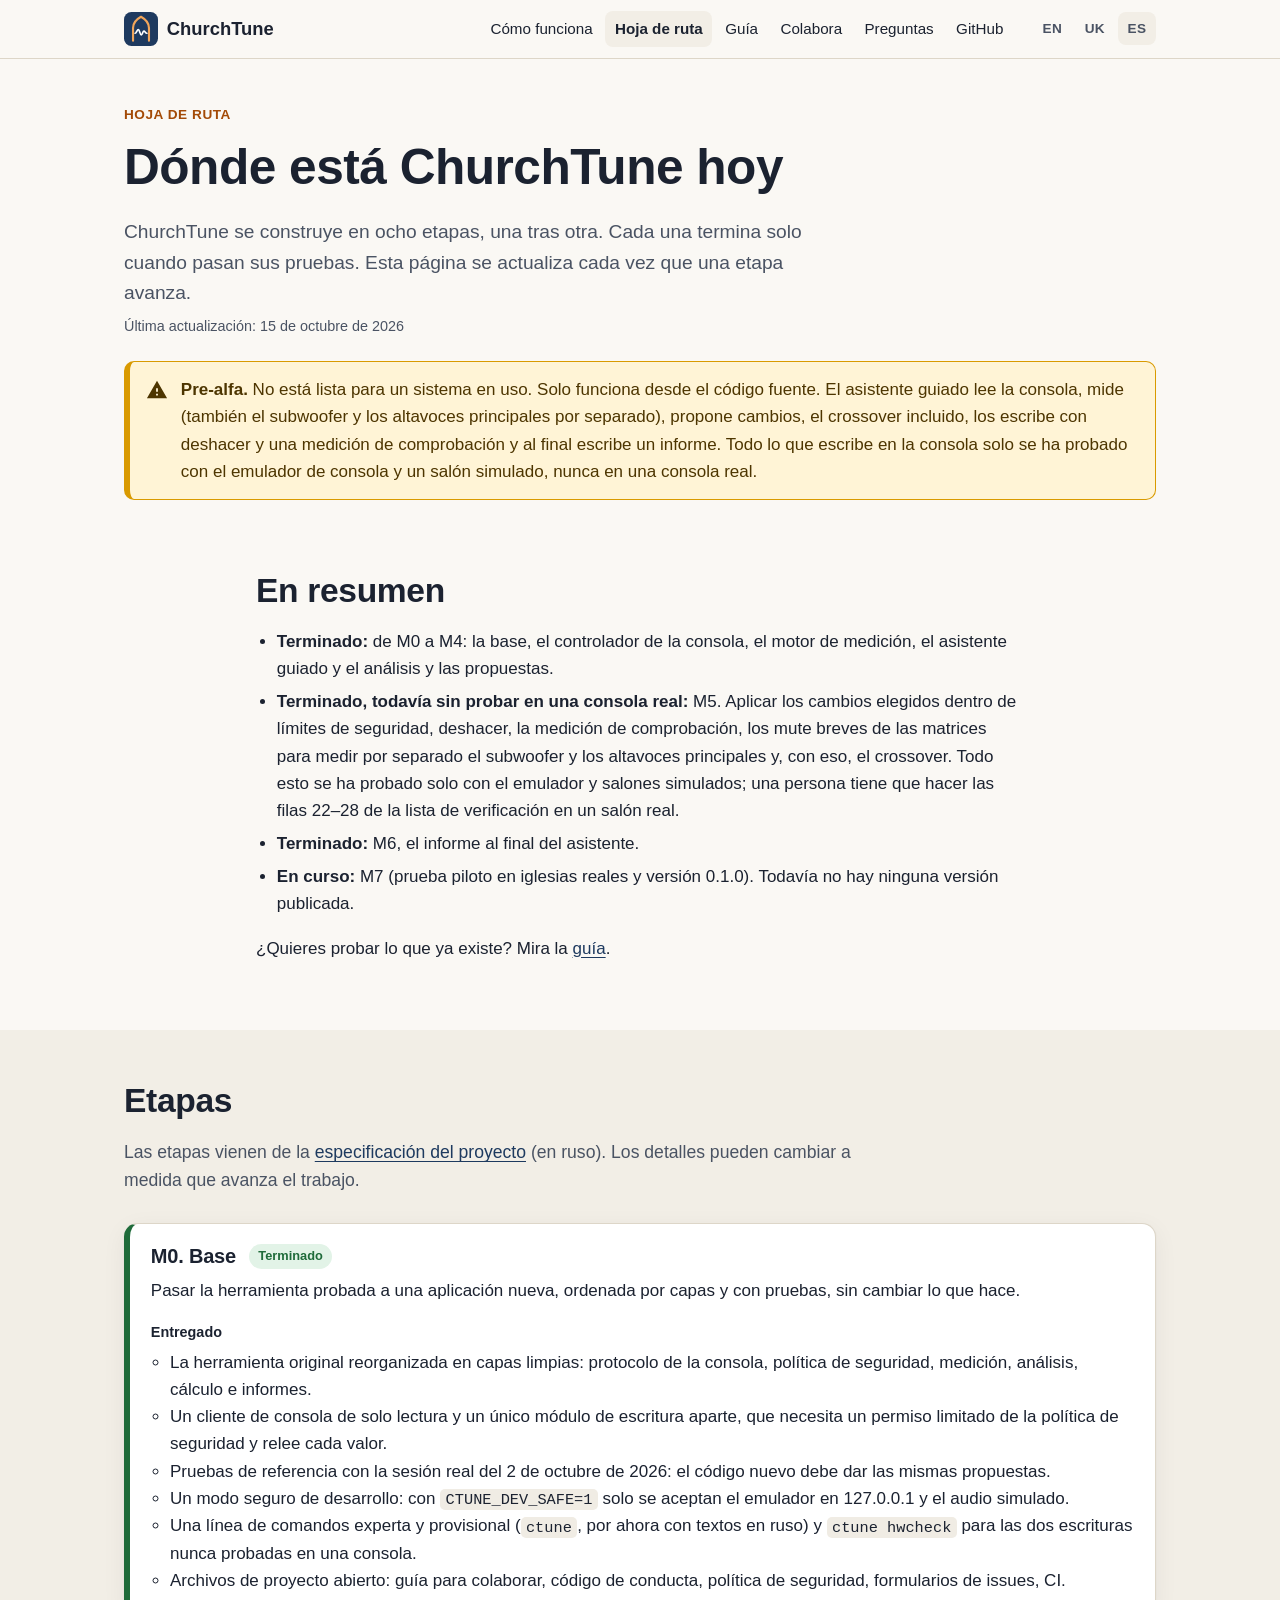
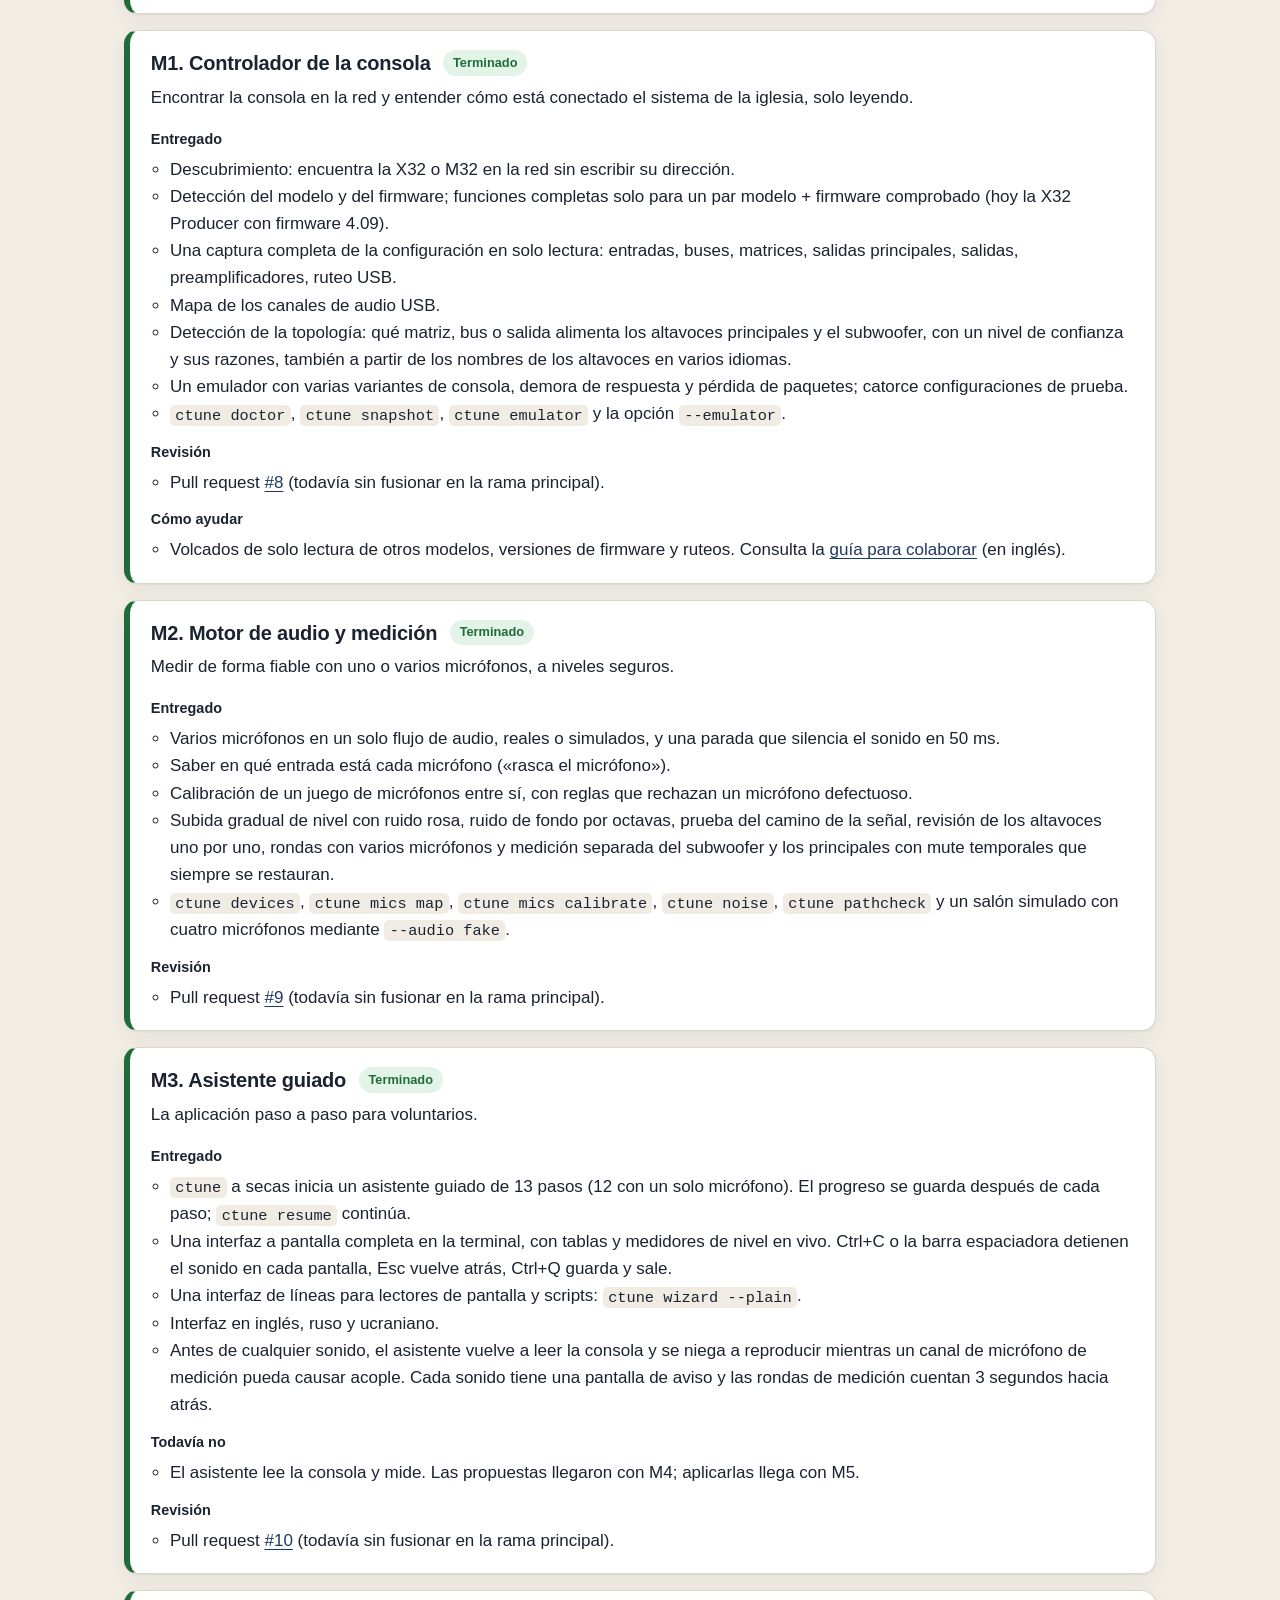
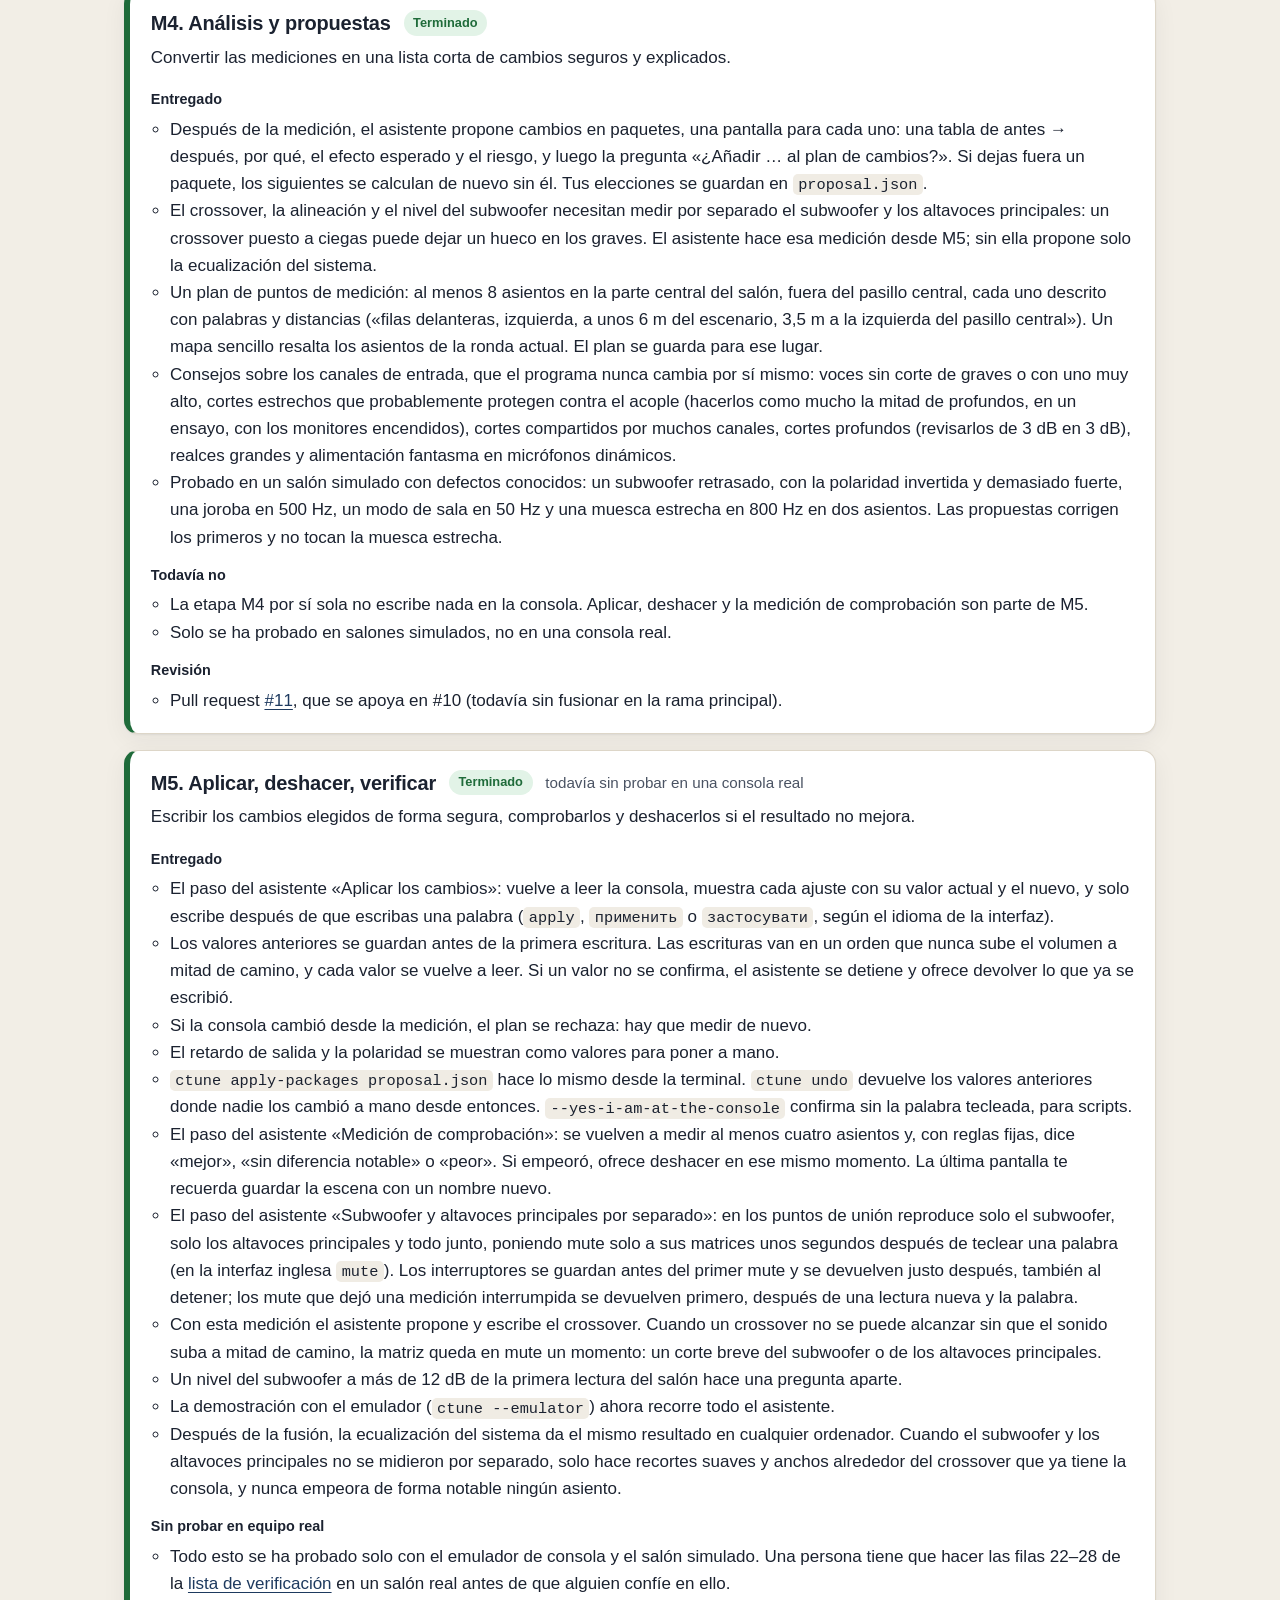
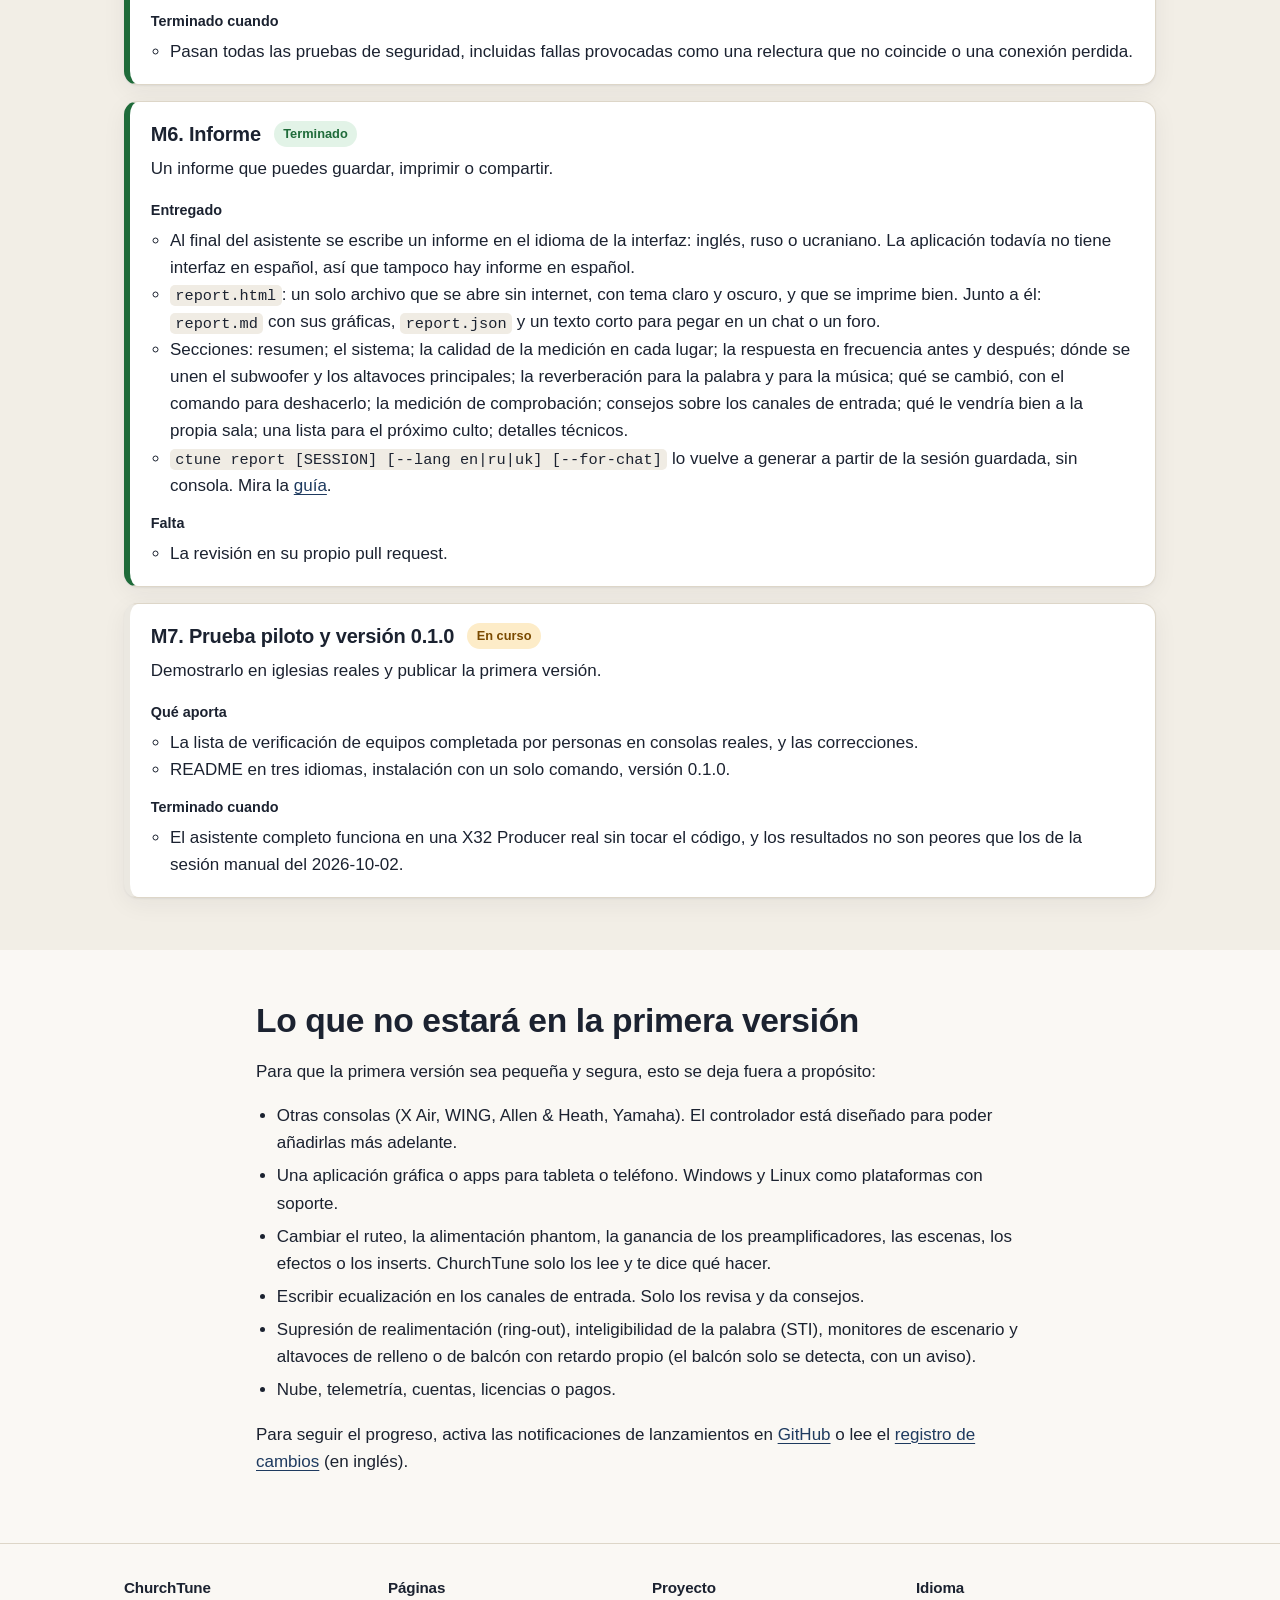
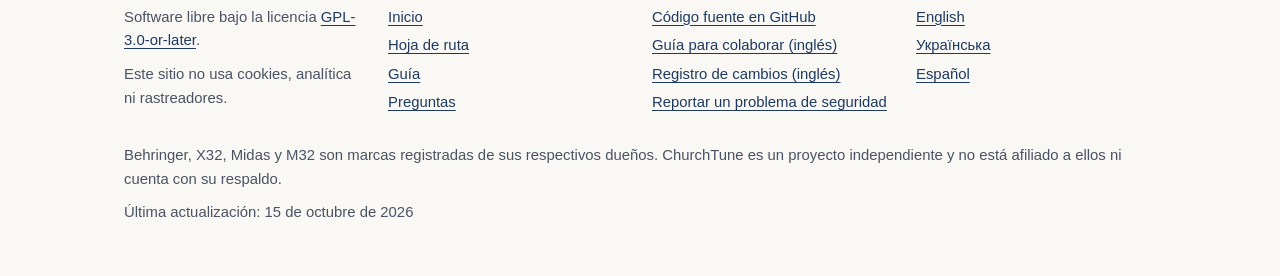
<file: site/es/roadmap/index.html>
<!doctype html>
<html lang="es">
<head>
<meta charset="utf-8">
<meta name="viewport" content="width=device-width, initial-scale=1">
<title>Hoja de ruta y estado — ChurchTune</title>
<meta name="description" content="Dónde está ChurchTune hoy y qué viene después: las etapas M0 a M7, desde el controlador de la consola hasta la primera versión tras una prueba piloto en iglesias reales.">
<link rel="canonical" href="https://mihailshumilov.github.io/ChurchAutoTune/es/roadmap/">
<link rel="alternate" hreflang="en" href="https://mihailshumilov.github.io/ChurchAutoTune/en/roadmap/"><link rel="alternate" hreflang="uk" href="https://mihailshumilov.github.io/ChurchAutoTune/uk/roadmap/"><link rel="alternate" hreflang="es" href="https://mihailshumilov.github.io/ChurchAutoTune/es/roadmap/"><link rel="alternate" hreflang="x-default" href="https://mihailshumilov.github.io/ChurchAutoTune/en/roadmap/">
<link rel="icon" href="../../assets/logo.svg" type="image/svg+xml">
<link rel="stylesheet" href="../../assets/style.css">
<meta name="color-scheme" content="light dark">
<meta name="theme-color" content="#faf8f4" media="(prefers-color-scheme: light)">
<meta name="theme-color" content="#0f141c" media="(prefers-color-scheme: dark)">
<meta property="og:type" content="website">
<meta property="og:site_name" content="ChurchTune">
<meta property="og:title" content="Hoja de ruta y estado — ChurchTune">
<meta property="og:description" content="Dónde está ChurchTune hoy y qué viene después: las etapas M0 a M7, desde el controlador de la consola hasta la primera versión tras una prueba piloto en iglesias reales.">
<meta property="og:url" content="https://mihailshumilov.github.io/ChurchAutoTune/es/roadmap/">
<meta property="og:image" content="https://mihailshumilov.github.io/ChurchAutoTune/assets/og.png">
<meta property="og:image:width" content="1200">
<meta property="og:image:height" content="630">
<meta property="og:image:alt" content="ChurchTune: ajuste gratuito del sistema de sonido para iglesias con Behringer X32 o Midas M32">
<meta property="og:locale" content="es_ES">
<meta property="og:locale:alternate" content="en_US"><meta property="og:locale:alternate" content="uk_UA">
<meta name="twitter:card" content="summary_large_image">
<meta name="twitter:title" content="Hoja de ruta y estado — ChurchTune">
<meta name="twitter:description" content="Dónde está ChurchTune hoy y qué viene después: las etapas M0 a M7, desde el controlador de la consola hasta la primera versión tras una prueba piloto en iglesias reales.">
<meta name="twitter:image" content="https://mihailshumilov.github.io/ChurchAutoTune/assets/og.png">
<meta name="twitter:image:alt" content="ChurchTune: ajuste gratuito del sistema de sonido para iglesias con Behringer X32 o Midas M32">
</head>

<body>
<a class="skip" href="#main">Saltar al contenido</a>
<header class="site-header">
<div class="wrap">
<a class="brand" href="../../es/"><img src="../../assets/logo.svg" alt="" width="34" height="34">ChurchTune</a>
<nav class="main-nav" aria-label="Principal"><ul><li><a href="../../es/#how">Cómo funciona</a></li><li><a href="../../es/roadmap/" aria-current="page">Hoja de ruta</a></li><li><a href="../../es/guide/">Guía</a></li><li><a href="../../es/#help">Colabora</a></li><li><a href="../../es/#faq">Preguntas</a></li><li><a href="https://github.com/mihailShumilov/ChurchAutoTune">GitHub</a></li></ul></nav>
<nav class="lang-switch" aria-label="Idioma"><ul><li><a href="../../en/roadmap/" hreflang="en" lang="en"><abbr title="English" style="text-decoration:none">EN</abbr></a></li><li><a href="../../uk/roadmap/" hreflang="uk" lang="uk"><abbr title="Українська" style="text-decoration:none">UK</abbr></a></li><li><a href="../../es/roadmap/" hreflang="es" lang="es" aria-current="page"><abbr title="Español" style="text-decoration:none">ES</abbr></a></li></ul></nav>
</div>
</header>

<main id="main">
<div class="page-head"><div class="wrap">
<p class="eyebrow">Hoja de ruta</p>
<h1>Dónde está ChurchTune hoy</h1>
<p class="lead">ChurchTune se construye en ocho etapas, una tras otra. Cada una termina solo cuando pasan sus pruebas. Esta página se actualiza cada vez que una etapa avanza.</p>
<p class="updated">Última actualización: <time datetime="2026-10-15">15 de octubre de 2026</time></p>
<div class="notice" role="note"><svg viewBox="0 0 24 24" aria-hidden="true"><path d="M1 21h22L12 2 1 21zm12-3h-2v-2h2v2zm0-4h-2v-4h2v4z"/></svg><p><strong>Pre-alfa.</strong> No está lista para un sistema en uso. Solo funciona desde el código fuente. El asistente guiado lee la consola, mide (también el subwoofer y los altavoces principales por separado), propone cambios, el crossover incluido, los escribe con deshacer y una medición de comprobación y al final escribe un informe. Todo lo que escribe en la consola solo se ha probado con el emulador de consola y un salón simulado, nunca en una consola real.</p></div>
</div></div>
<section class="section" id="summary" aria-labelledby="summary-title"><div class="wrap prose"><h2 id="summary-title">En resumen</h2><ul><li><strong>Terminado:</strong> de M0 a M4: la base, el controlador de la consola, el motor de medición, el asistente guiado y el análisis y las propuestas.</li><li><strong>Terminado, todavía sin probar en una consola real:</strong> M5. Aplicar los cambios elegidos dentro de límites de seguridad, deshacer, la medición de comprobación, los mute breves de las matrices para medir por separado el subwoofer y los altavoces principales y, con eso, el crossover. Todo esto se ha probado solo con el emulador y salones simulados; una persona tiene que hacer las filas 22–28 de la lista de verificación en un salón real.</li><li><strong>Terminado:</strong> M6, el informe al final del asistente.</li><li><strong>En curso:</strong> M7 (prueba piloto en iglesias reales y versión 0.1.0). Todavía no hay ninguna versión publicada.</li></ul><p>¿Quieres probar lo que ya existe? Mira la <a href="../../es/guide/">guía</a>.</p></div></section>
<section class="section section-alt" id="milestones" aria-labelledby="milestones-title">
<div class="wrap">
<h2 id="milestones-title">Etapas</h2>
<p class="section-intro">Las etapas vienen de la <a href="https://github.com/mihailShumilov/ChurchAutoTune/blob/main/docs/SPEC.md">especificación del proyecto</a> (en ruso). Los detalles pueden cambiar a medida que avanza el trabajo.</p>
<ol class="milestones"><li class="milestone is-done" id="m0"><header><h3>M0. Base</h3><span class="badge badge-done">Terminado</span></header><p>Pasar la herramienta probada a una aplicación nueva, ordenada por capas y con pruebas, sin cambiar lo que hace.</p><p class="label">Entregado</p><ul><li>La herramienta original reorganizada en capas limpias: protocolo de la consola, política de seguridad, medición, análisis, cálculo e informes.</li><li>Un cliente de consola de solo lectura y un único módulo de escritura aparte, que necesita un permiso limitado de la política de seguridad y relee cada valor.</li><li>Pruebas de referencia con la sesión real del 2 de octubre de 2026: el código nuevo debe dar las mismas propuestas.</li><li>Un modo seguro de desarrollo: con <code>CTUNE_DEV_SAFE=1</code> solo se aceptan el emulador en 127.0.0.1 y el audio simulado.</li><li>Una línea de comandos experta y provisional (<code>ctune</code>, por ahora con textos en ruso) y <code>ctune hwcheck</code> para las dos escrituras nunca probadas en una consola.</li><li>Archivos de proyecto abierto: guía para colaborar, código de conducta, política de seguridad, formularios de issues, CI.</li></ul></li><li class="milestone is-done" id="m1"><header><h3>M1. Controlador de la consola</h3><span class="badge badge-done">Terminado</span></header><p>Encontrar la consola en la red y entender cómo está conectado el sistema de la iglesia, solo leyendo.</p><p class="label">Entregado</p><ul><li>Descubrimiento: encuentra la X32 o M32 en la red sin escribir su dirección.</li><li>Detección del modelo y del firmware; funciones completas solo para un par modelo + firmware comprobado (hoy la X32 Producer con firmware 4.09).</li><li>Una captura completa de la configuración en solo lectura: entradas, buses, matrices, salidas principales, salidas, preamplificadores, ruteo USB.</li><li>Mapa de los canales de audio USB.</li><li>Detección de la topología: qué matriz, bus o salida alimenta los altavoces principales y el subwoofer, con un nivel de confianza y sus razones, también a partir de los nombres de los altavoces en varios idiomas.</li><li>Un emulador con varias variantes de consola, demora de respuesta y pérdida de paquetes; catorce configuraciones de prueba.</li><li><code>ctune doctor</code>, <code>ctune snapshot</code>, <code>ctune emulator</code> y la opción <code>--emulator</code>.</li></ul><p class="label">Revisión</p><ul><li>Pull request <a href="https://github.com/mihailShumilov/ChurchAutoTune/pull/8">#8</a> (todavía sin fusionar en la rama principal).</li></ul><p class="label">Cómo ayudar</p><ul><li>Volcados de solo lectura de otros modelos, versiones de firmware y ruteos. Consulta la <a href="https://github.com/mihailShumilov/ChurchAutoTune/blob/main/CONTRIBUTING.md">guía para colaborar</a> (en inglés).</li></ul></li><li class="milestone is-done" id="m2"><header><h3>M2. Motor de audio y medición</h3><span class="badge badge-done">Terminado</span></header><p>Medir de forma fiable con uno o varios micrófonos, a niveles seguros.</p><p class="label">Entregado</p><ul><li>Varios micrófonos en un solo flujo de audio, reales o simulados, y una parada que silencia el sonido en 50 ms.</li><li>Saber en qué entrada está cada micrófono («rasca el micrófono»).</li><li>Calibración de un juego de micrófonos entre sí, con reglas que rechazan un micrófono defectuoso.</li><li>Subida gradual de nivel con ruido rosa, ruido de fondo por octavas, prueba del camino de la señal, revisión de los altavoces uno por uno, rondas con varios micrófonos y medición separada del subwoofer y los principales con mute temporales que siempre se restauran.</li><li><code>ctune devices</code>, <code>ctune mics map</code>, <code>ctune mics calibrate</code>, <code>ctune noise</code>, <code>ctune pathcheck</code> y un salón simulado con cuatro micrófonos mediante <code>--audio fake</code>.</li></ul><p class="label">Revisión</p><ul><li>Pull request <a href="https://github.com/mihailShumilov/ChurchAutoTune/pull/9">#9</a> (todavía sin fusionar en la rama principal).</li></ul></li><li class="milestone is-done" id="m3"><header><h3>M3. Asistente guiado</h3><span class="badge badge-done">Terminado</span></header><p>La aplicación paso a paso para voluntarios.</p><p class="label">Entregado</p><ul><li><code>ctune</code> a secas inicia un asistente guiado de 13 pasos (12 con un solo micrófono). El progreso se guarda después de cada paso; <code>ctune resume</code> continúa.</li><li>Una interfaz a pantalla completa en la terminal, con tablas y medidores de nivel en vivo. Ctrl+C o la barra espaciadora detienen el sonido en cada pantalla, Esc vuelve atrás, Ctrl+Q guarda y sale.</li><li>Una interfaz de líneas para lectores de pantalla y scripts: <code>ctune wizard --plain</code>.</li><li>Interfaz en inglés, ruso y ucraniano.</li><li>Antes de cualquier sonido, el asistente vuelve a leer la consola y se niega a reproducir mientras un canal de micrófono de medición pueda causar acople. Cada sonido tiene una pantalla de aviso y las rondas de medición cuentan 3 segundos hacia atrás.</li></ul><p class="label">Todavía no</p><ul><li>El asistente lee la consola y mide. Las propuestas llegaron con M4; aplicarlas llega con M5.</li></ul><p class="label">Revisión</p><ul><li>Pull request <a href="https://github.com/mihailShumilov/ChurchAutoTune/pull/10">#10</a> (todavía sin fusionar en la rama principal).</li></ul></li><li class="milestone is-done" id="m4"><header><h3>M4. Análisis y propuestas</h3><span class="badge badge-done">Terminado</span></header><p>Convertir las mediciones en una lista corta de cambios seguros y explicados.</p><p class="label">Entregado</p><ul><li>Después de la medición, el asistente propone cambios en paquetes, una pantalla para cada uno: una tabla de antes → después, por qué, el efecto esperado y el riesgo, y luego la pregunta «¿Añadir … al plan de cambios?». Si dejas fuera un paquete, los siguientes se calculan de nuevo sin él. Tus elecciones se guardan en <code>proposal.json</code>.</li><li>El crossover, la alineación y el nivel del subwoofer necesitan medir por separado el subwoofer y los altavoces principales: un crossover puesto a ciegas puede dejar un hueco en los graves. El asistente hace esa medición desde M5; sin ella propone solo la ecualización del sistema.</li><li>Un plan de puntos de medición: al menos 8 asientos en la parte central del salón, fuera del pasillo central, cada uno descrito con palabras y distancias («filas delanteras, izquierda, a unos 6 m del escenario, 3,5 m a la izquierda del pasillo central»). Un mapa sencillo resalta los asientos de la ronda actual. El plan se guarda para ese lugar.</li><li>Consejos sobre los canales de entrada, que el programa nunca cambia por sí mismo: voces sin corte de graves o con uno muy alto, cortes estrechos que probablemente protegen contra el acople (hacerlos como mucho la mitad de profundos, en un ensayo, con los monitores encendidos), cortes compartidos por muchos canales, cortes profundos (revisarlos de 3 dB en 3 dB), realces grandes y alimentación fantasma en micrófonos dinámicos.</li><li>Probado en un salón simulado con defectos conocidos: un subwoofer retrasado, con la polaridad invertida y demasiado fuerte, una joroba en 500 Hz, un modo de sala en 50 Hz y una muesca estrecha en 800 Hz en dos asientos. Las propuestas corrigen los primeros y no tocan la muesca estrecha.</li></ul><p class="label">Todavía no</p><ul><li>La etapa M4 por sí sola no escribe nada en la consola. Aplicar, deshacer y la medición de comprobación son parte de M5.</li><li>Solo se ha probado en salones simulados, no en una consola real.</li></ul><p class="label">Revisión</p><ul><li>Pull request <a href="https://github.com/mihailShumilov/ChurchAutoTune/pull/11">#11</a>, que se apoya en #10 (todavía sin fusionar en la rama principal).</li></ul></li><li class="milestone is-done" id="m5"><header><h3>M5. Aplicar, deshacer, verificar</h3><span class="badge badge-done">Terminado</span><span class="note">todavía sin probar en una consola real</span></header><p>Escribir los cambios elegidos de forma segura, comprobarlos y deshacerlos si el resultado no mejora.</p><p class="label">Entregado</p><ul><li>El paso del asistente «Aplicar los cambios»: vuelve a leer la consola, muestra cada ajuste con su valor actual y el nuevo, y solo escribe después de que escribas una palabra (<code>apply</code>, <code>применить</code> o <code>застосувати</code>, según el idioma de la interfaz).</li><li>Los valores anteriores se guardan antes de la primera escritura. Las escrituras van en un orden que nunca sube el volumen a mitad de camino, y cada valor se vuelve a leer. Si un valor no se confirma, el asistente se detiene y ofrece devolver lo que ya se escribió.</li><li>Si la consola cambió desde la medición, el plan se rechaza: hay que medir de nuevo.</li><li>El retardo de salida y la polaridad se muestran como valores para poner a mano.</li><li><code>ctune apply-packages proposal.json</code> hace lo mismo desde la terminal. <code>ctune undo</code> devuelve los valores anteriores donde nadie los cambió a mano desde entonces. <code>--yes-i-am-at-the-console</code> confirma sin la palabra tecleada, para scripts.</li><li>El paso del asistente «Medición de comprobación»: se vuelven a medir al menos cuatro asientos y, con reglas fijas, dice «mejor», «sin diferencia notable» o «peor». Si empeoró, ofrece deshacer en ese mismo momento. La última pantalla te recuerda guardar la escena con un nombre nuevo.</li><li>El paso del asistente «Subwoofer y altavoces principales por separado»: en los puntos de unión reproduce solo el subwoofer, solo los altavoces principales y todo junto, poniendo mute solo a sus matrices unos segundos después de teclear una palabra (en la interfaz inglesa <code>mute</code>). Los interruptores se guardan antes del primer mute y se devuelven justo después, también al detener; los mute que dejó una medición interrumpida se devuelven primero, después de una lectura nueva y la palabra.</li><li>Con esta medición el asistente propone y escribe el crossover. Cuando un crossover no se puede alcanzar sin que el sonido suba a mitad de camino, la matriz queda en mute un momento: un corte breve del subwoofer o de los altavoces principales.</li><li>Un nivel del subwoofer a más de 12 dB de la primera lectura del salón hace una pregunta aparte.</li><li>La demostración con el emulador (<code>ctune --emulator</code>) ahora recorre todo el asistente.</li><li>Después de la fusión, la ecualización del sistema da el mismo resultado en cualquier ordenador. Cuando el subwoofer y los altavoces principales no se midieron por separado, solo hace recortes suaves y anchos alrededor del crossover que ya tiene la consola, y nunca empeora de forma notable ningún asiento.</li></ul><p class="label">Sin probar en equipo real</p><ul><li>Todo esto se ha probado solo con el emulador de consola y el salón simulado. Una persona tiene que hacer las filas 22–28 de la <a href="https://github.com/mihailShumilov/ChurchAutoTune/blob/main/docs/hardware-checklist.md">lista de verificación</a> en un salón real antes de que alguien confíe en ello.</li></ul><p class="label">Terminado cuando</p><ul><li>Pasan todas las pruebas de seguridad, incluidas fallas provocadas como una relectura que no coincide o una conexión perdida.</li></ul></li><li class="milestone is-done" id="m6"><header><h3>M6. Informe</h3><span class="badge badge-done">Terminado</span></header><p>Un informe que puedes guardar, imprimir o compartir.</p><p class="label">Entregado</p><ul><li>Al final del asistente se escribe un informe en el idioma de la interfaz: inglés, ruso o ucraniano. La aplicación todavía no tiene interfaz en español, así que tampoco hay informe en español.</li><li><code>report.html</code>: un solo archivo que se abre sin internet, con tema claro y oscuro, y que se imprime bien. Junto a él: <code>report.md</code> con sus gráficas, <code>report.json</code> y un texto corto para pegar en un chat o un foro.</li><li>Secciones: resumen; el sistema; la calidad de la medición en cada lugar; la respuesta en frecuencia antes y después; dónde se unen el subwoofer y los altavoces principales; la reverberación para la palabra y para la música; qué se cambió, con el comando para deshacerlo; la medición de comprobación; consejos sobre los canales de entrada; qué le vendría bien a la propia sala; una lista para el próximo culto; detalles técnicos.</li><li><code>ctune report [SESSION] [--lang en|ru|uk] [--for-chat]</code> lo vuelve a generar a partir de la sesión guardada, sin consola. Mira la <a href="../../es/guide/#try-wizard-report">guía</a>.</li></ul><p class="label">Falta</p><ul><li>La revisión en su propio pull request.</li></ul></li><li class="milestone " id="m7"><header><h3>M7. Prueba piloto y versión 0.1.0</h3><span class="badge badge-progress">En curso</span></header><p>Demostrarlo en iglesias reales y publicar la primera versión.</p><p class="label">Qué aporta</p><ul><li>La lista de verificación de equipos completada por personas en consolas reales, y las correcciones.</li><li>README en tres idiomas, instalación con un solo comando, versión 0.1.0.</li></ul><p class="label">Terminado cuando</p><ul><li>El asistente completo funciona en una X32 Producer real sin tocar el código, y los resultados no son peores que los de la sesión manual del 2026-10-02.</li></ul></li></ol>
</div>
</section>
<section class="section" id="not-in-first-version" aria-labelledby="nonGoals-title">
<div class="wrap prose">
<h2 id="nonGoals-title">Lo que no estará en la primera versión</h2>
<p>Para que la primera versión sea pequeña y segura, esto se deja fuera a propósito:</p>
<ul><li>Otras consolas (X Air, WING, Allen &amp; Heath, Yamaha). El controlador está diseñado para poder añadirlas más adelante.</li><li>Una aplicación gráfica o apps para tableta o teléfono. Windows y Linux como plataformas con soporte.</li><li>Cambiar el ruteo, la alimentación phantom, la ganancia de los preamplificadores, las escenas, los efectos o los inserts. ChurchTune solo los lee y te dice qué hacer.</li><li>Escribir ecualización en los canales de entrada. Solo los revisa y da consejos.</li><li>Supresión de realimentación (ring-out), inteligibilidad de la palabra (STI), monitores de escenario y altavoces de relleno o de balcón con retardo propio (el balcón solo se detecta, con un aviso).</li><li>Nube, telemetría, cuentas, licencias o pagos.</li></ul>
<p>Para seguir el progreso, activa las notificaciones de lanzamientos en <a href="https://github.com/mihailShumilov/ChurchAutoTune">GitHub</a> o lee el <a href="https://github.com/mihailShumilov/ChurchAutoTune/blob/main/CHANGELOG.md">registro de cambios</a> (en inglés).</p>
</div>
</section>
</main>
<footer class="site-footer">
<div class="wrap">
<div class="cols">
<div>
<h2>ChurchTune</h2>
<p>Software libre bajo la licencia <a href="https://github.com/mihailShumilov/ChurchAutoTune/blob/main/LICENSE">GPL-3.0-or-later</a>.</p>
<p>Este sitio no usa cookies, analítica ni rastreadores.</p>
</div>
<div>
<h2>Páginas</h2>
<ul>
<li><a href="../../es/">Inicio</a></li>
<li><a href="../../es/roadmap/">Hoja de ruta</a></li>
<li><a href="../../es/guide/">Guía</a></li>
<li><a href="../../es/#faq">Preguntas</a></li>
</ul>
</div>
<div>
<h2>Proyecto</h2>
<ul>
<li><a href="https://github.com/mihailShumilov/ChurchAutoTune">Código fuente en GitHub</a></li>
<li><a href="https://github.com/mihailShumilov/ChurchAutoTune/blob/main/CONTRIBUTING.md">Guía para colaborar (inglés)</a></li>
<li><a href="https://github.com/mihailShumilov/ChurchAutoTune/blob/main/CHANGELOG.md">Registro de cambios (inglés)</a></li>
<li><a href="https://github.com/mihailShumilov/ChurchAutoTune/security/advisories/new">Reportar un problema de seguridad</a></li>
</ul>
</div>
<div>
<h2>Idioma</h2>
<ul><li><a href="../../en/roadmap/" hreflang="en" lang="en">English</a></li><li><a href="../../uk/roadmap/" hreflang="uk" lang="uk">Українська</a></li><li><a href="../../es/roadmap/" hreflang="es" lang="es">Español</a></li></ul>
</div>
</div>
<p>Behringer, X32, Midas y M32 son marcas registradas de sus respectivos dueños. ChurchTune es un proyecto independiente y no está afiliado a ellos ni cuenta con su respaldo.</p>
<p>Última actualización: <time datetime="2026-10-15">15 de octubre de 2026</time></p>
</div>
</footer>
</body>
</html>
</file>
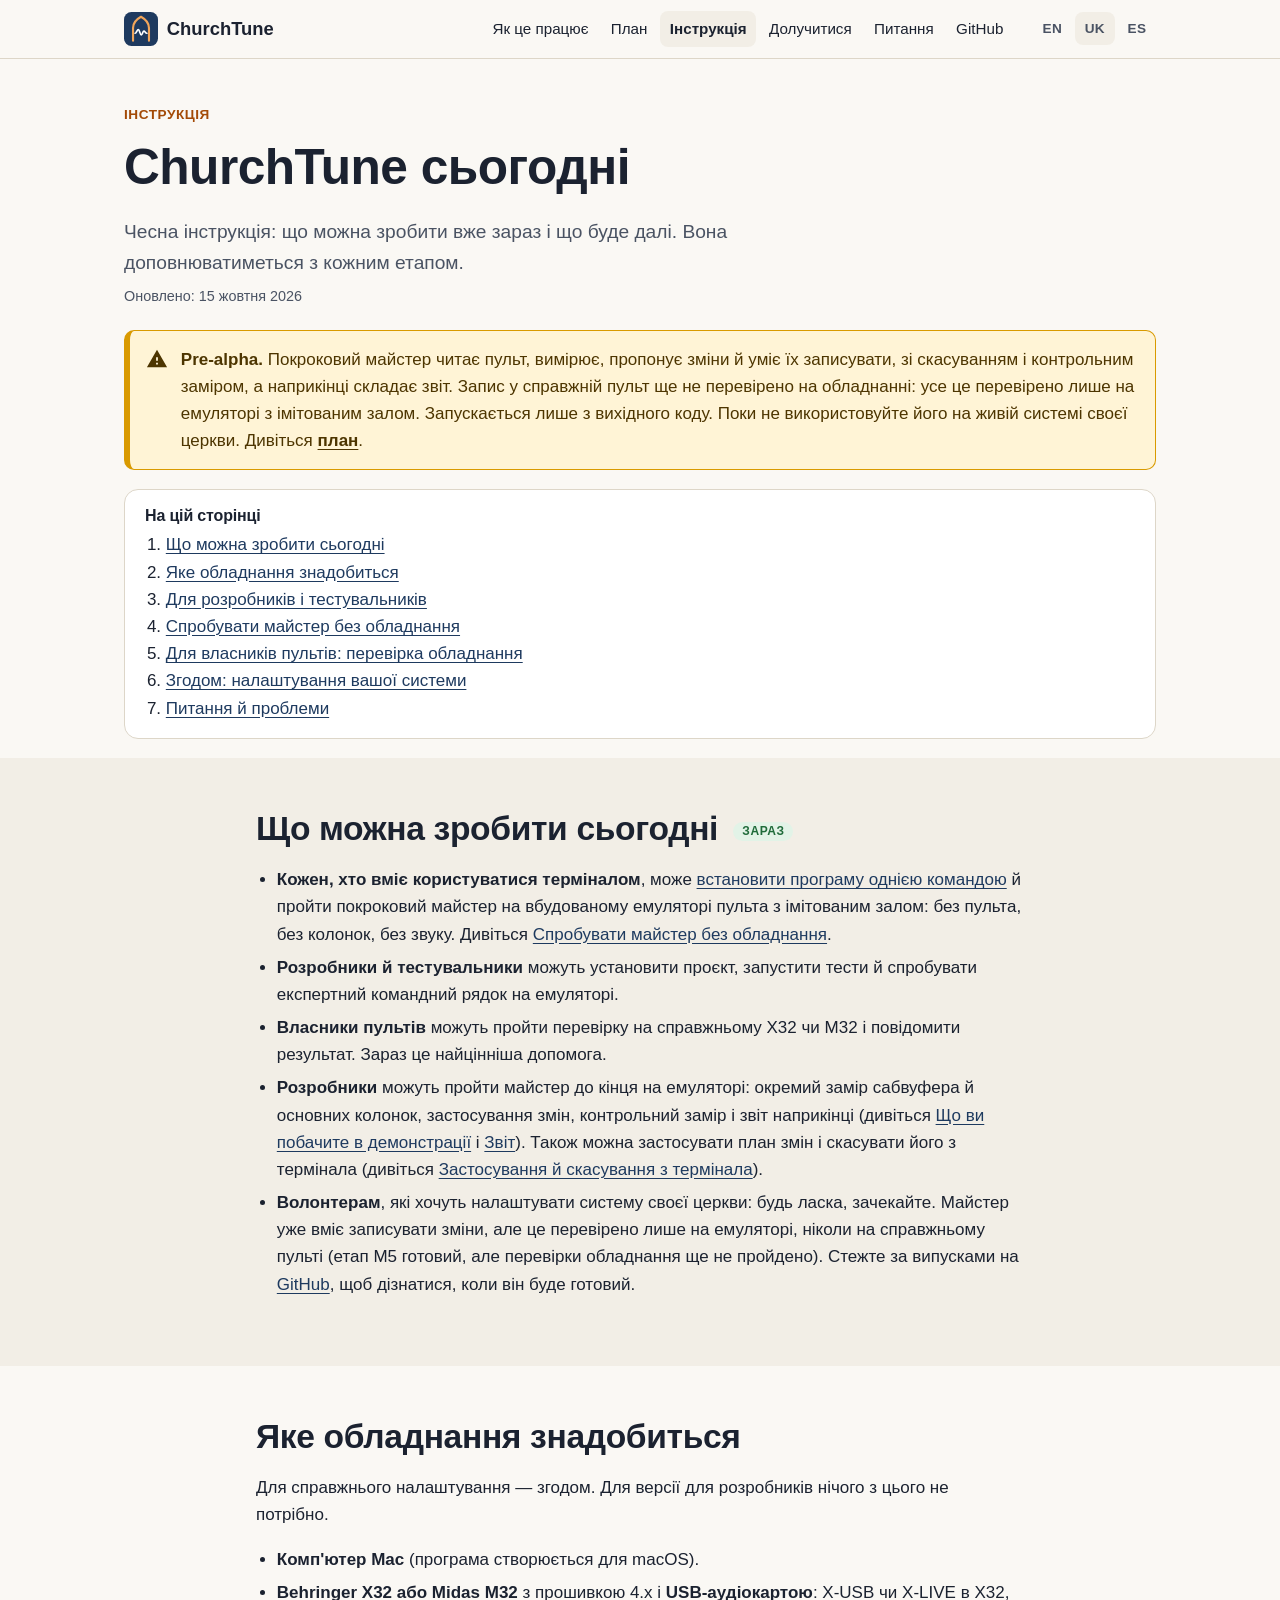
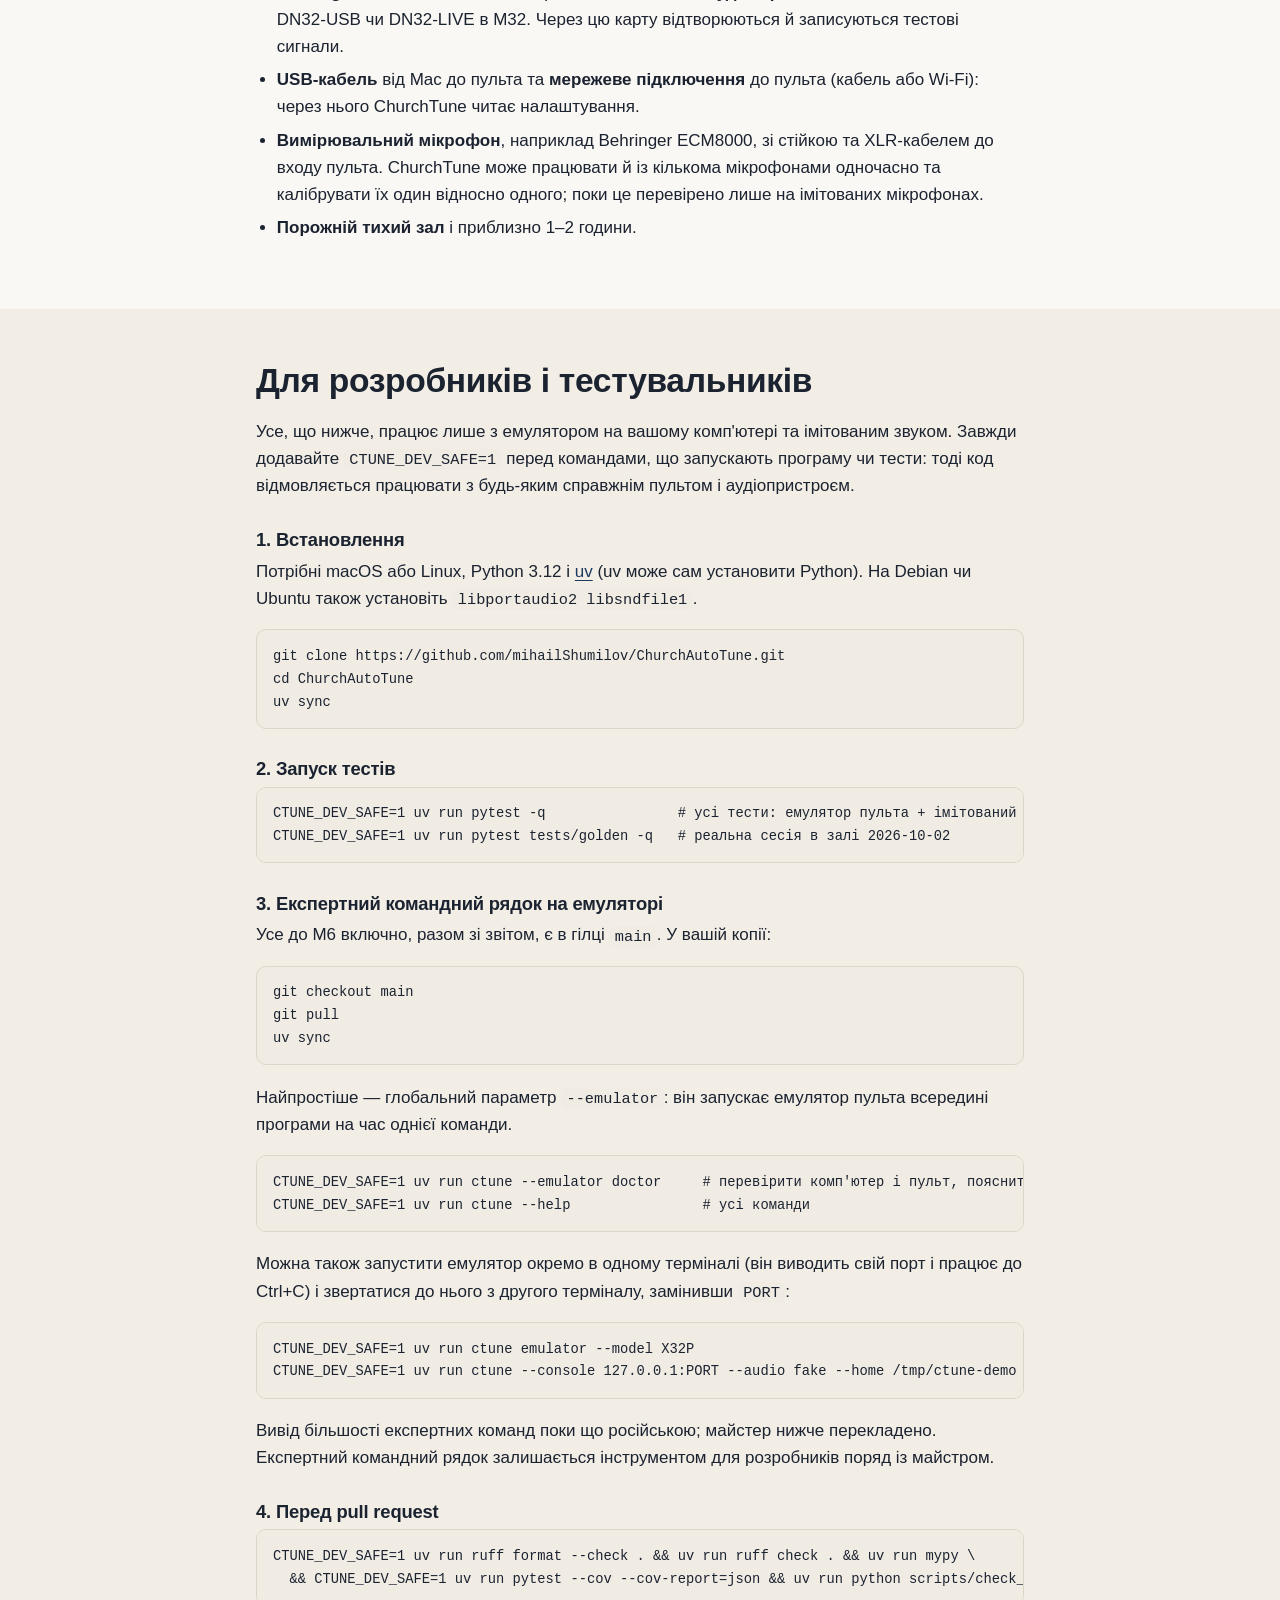
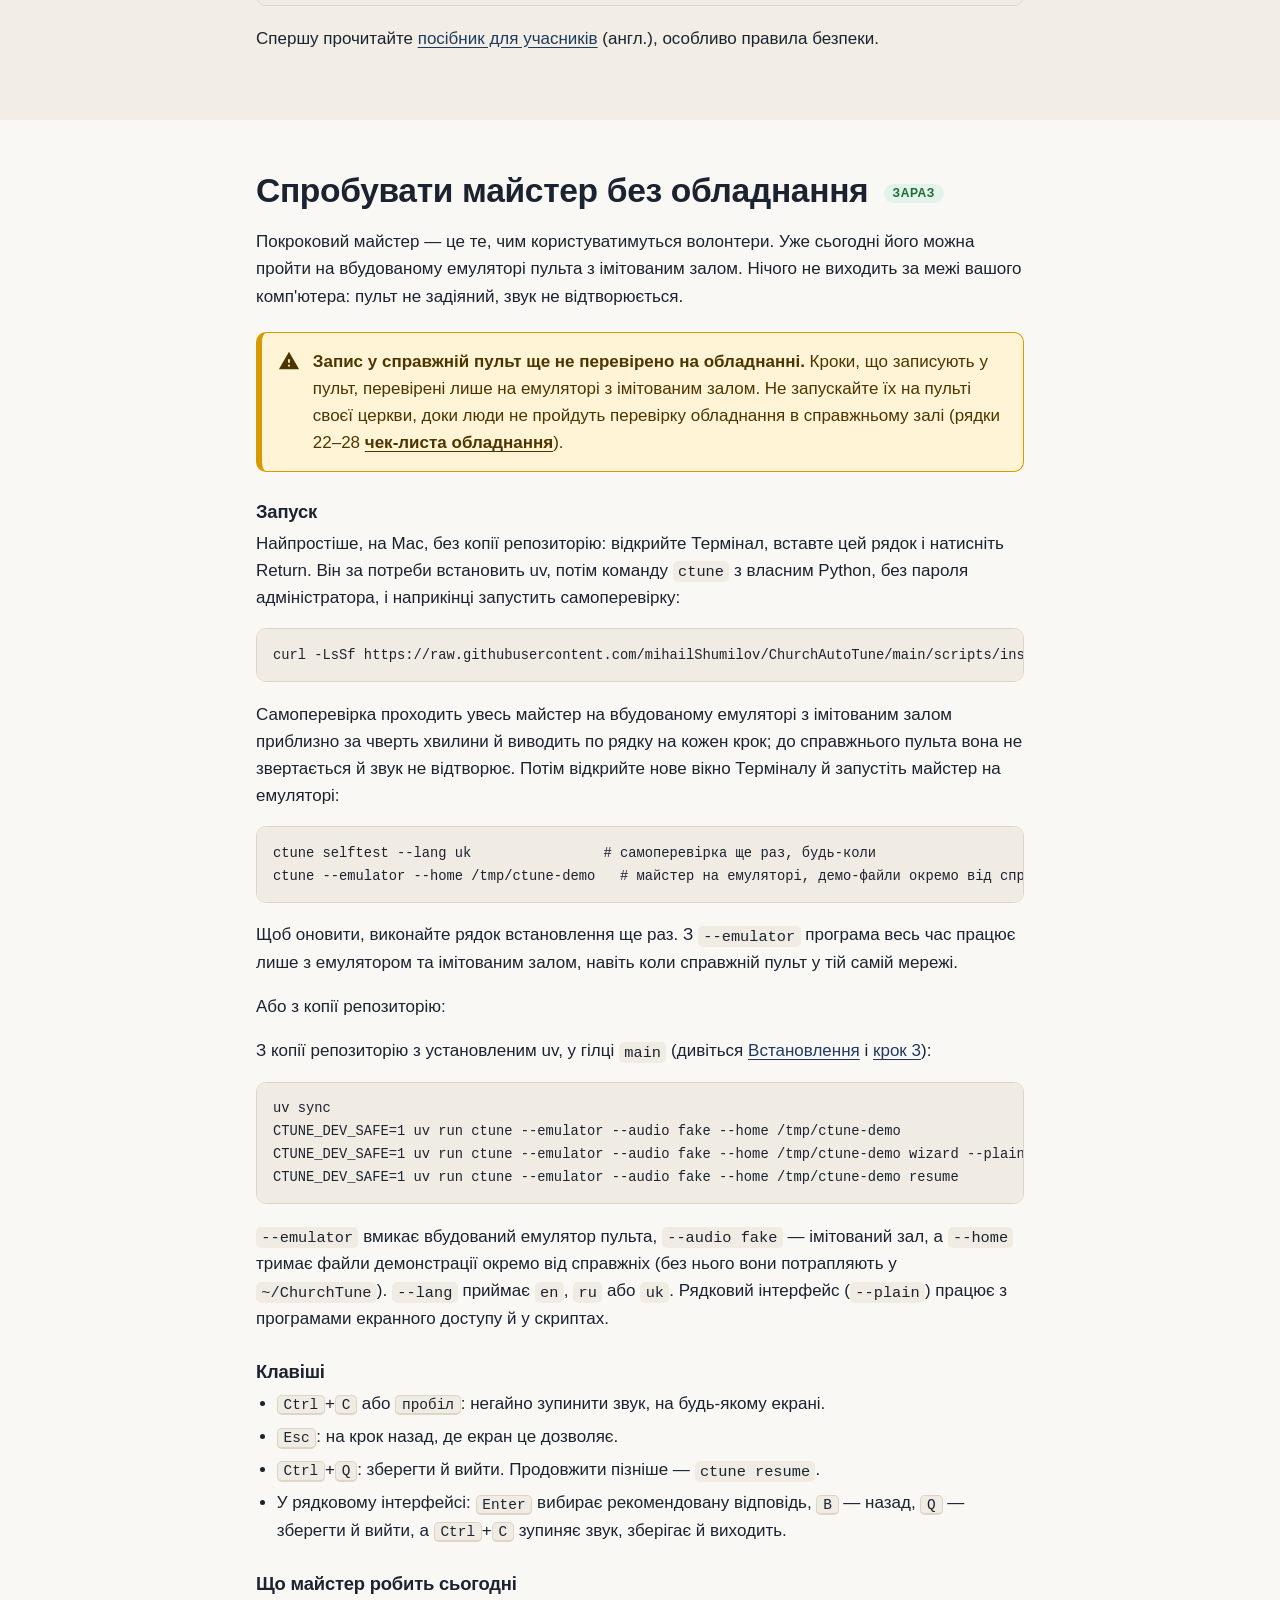
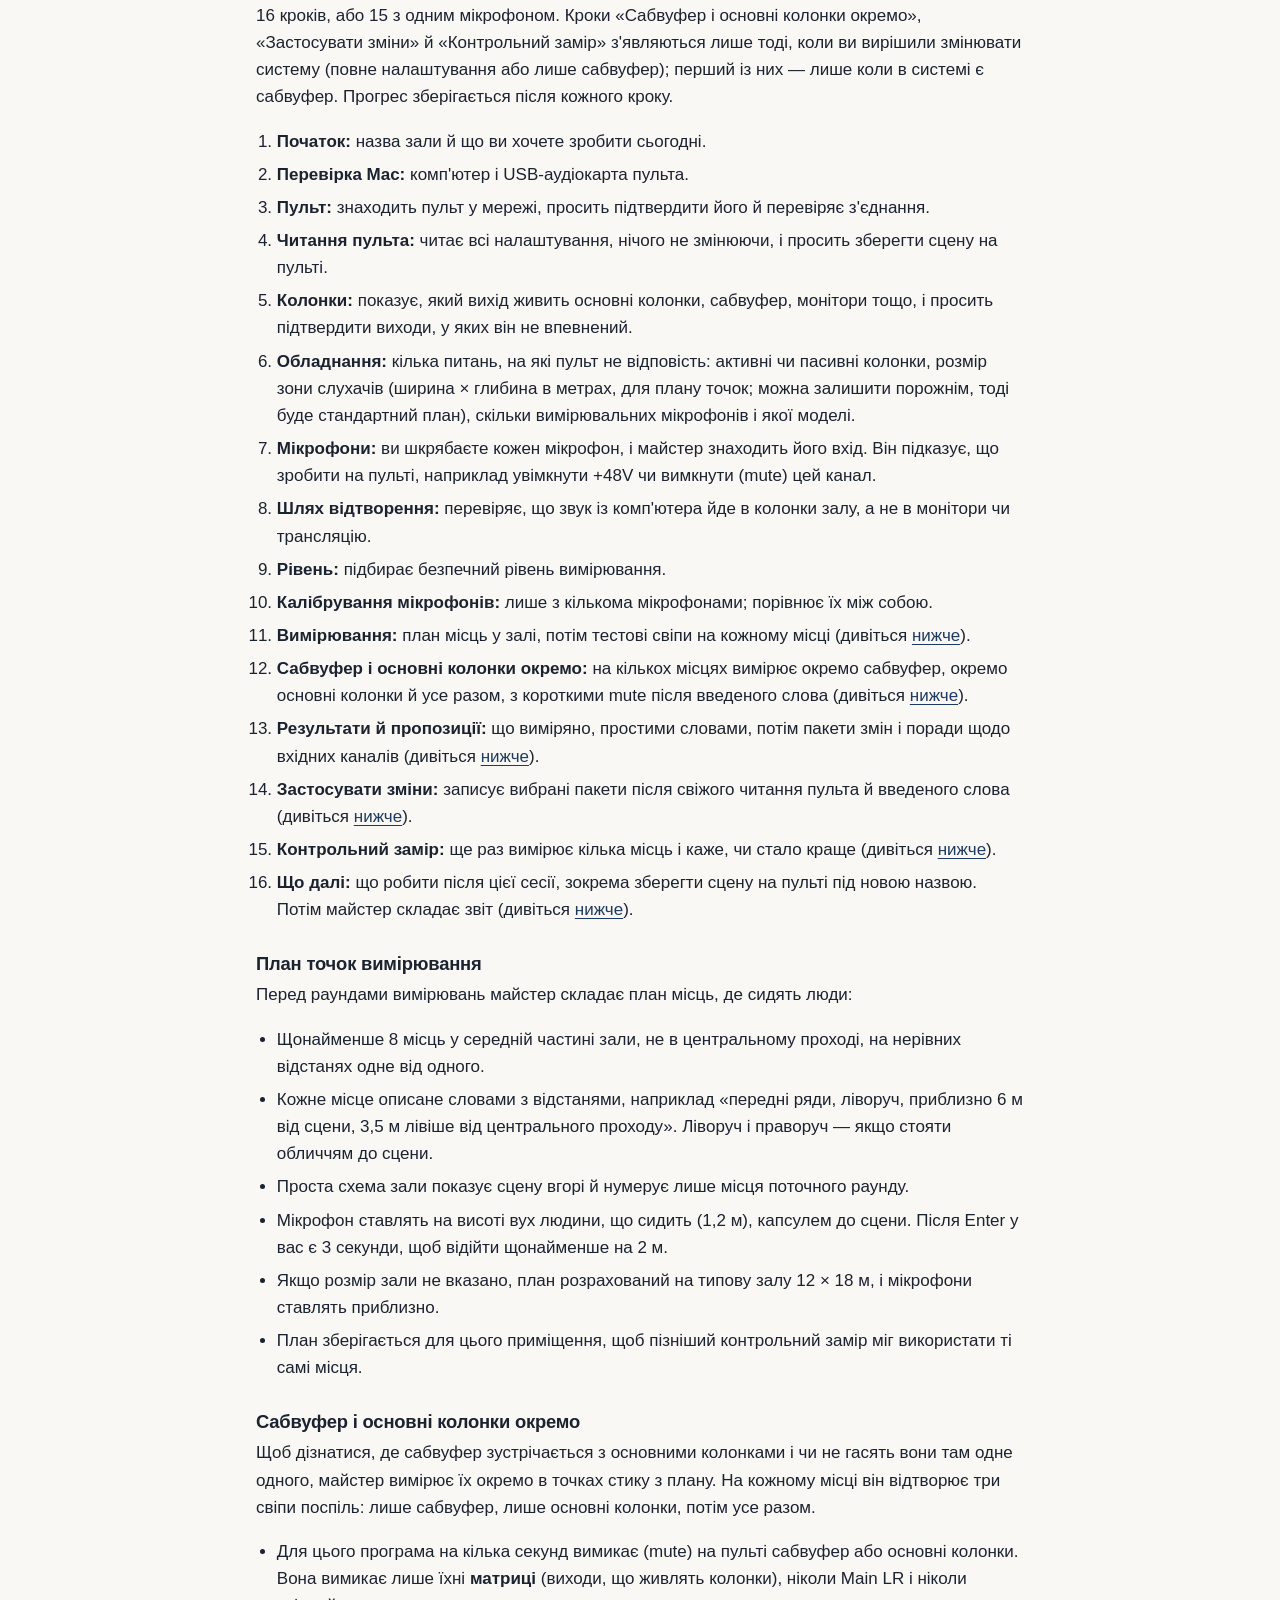
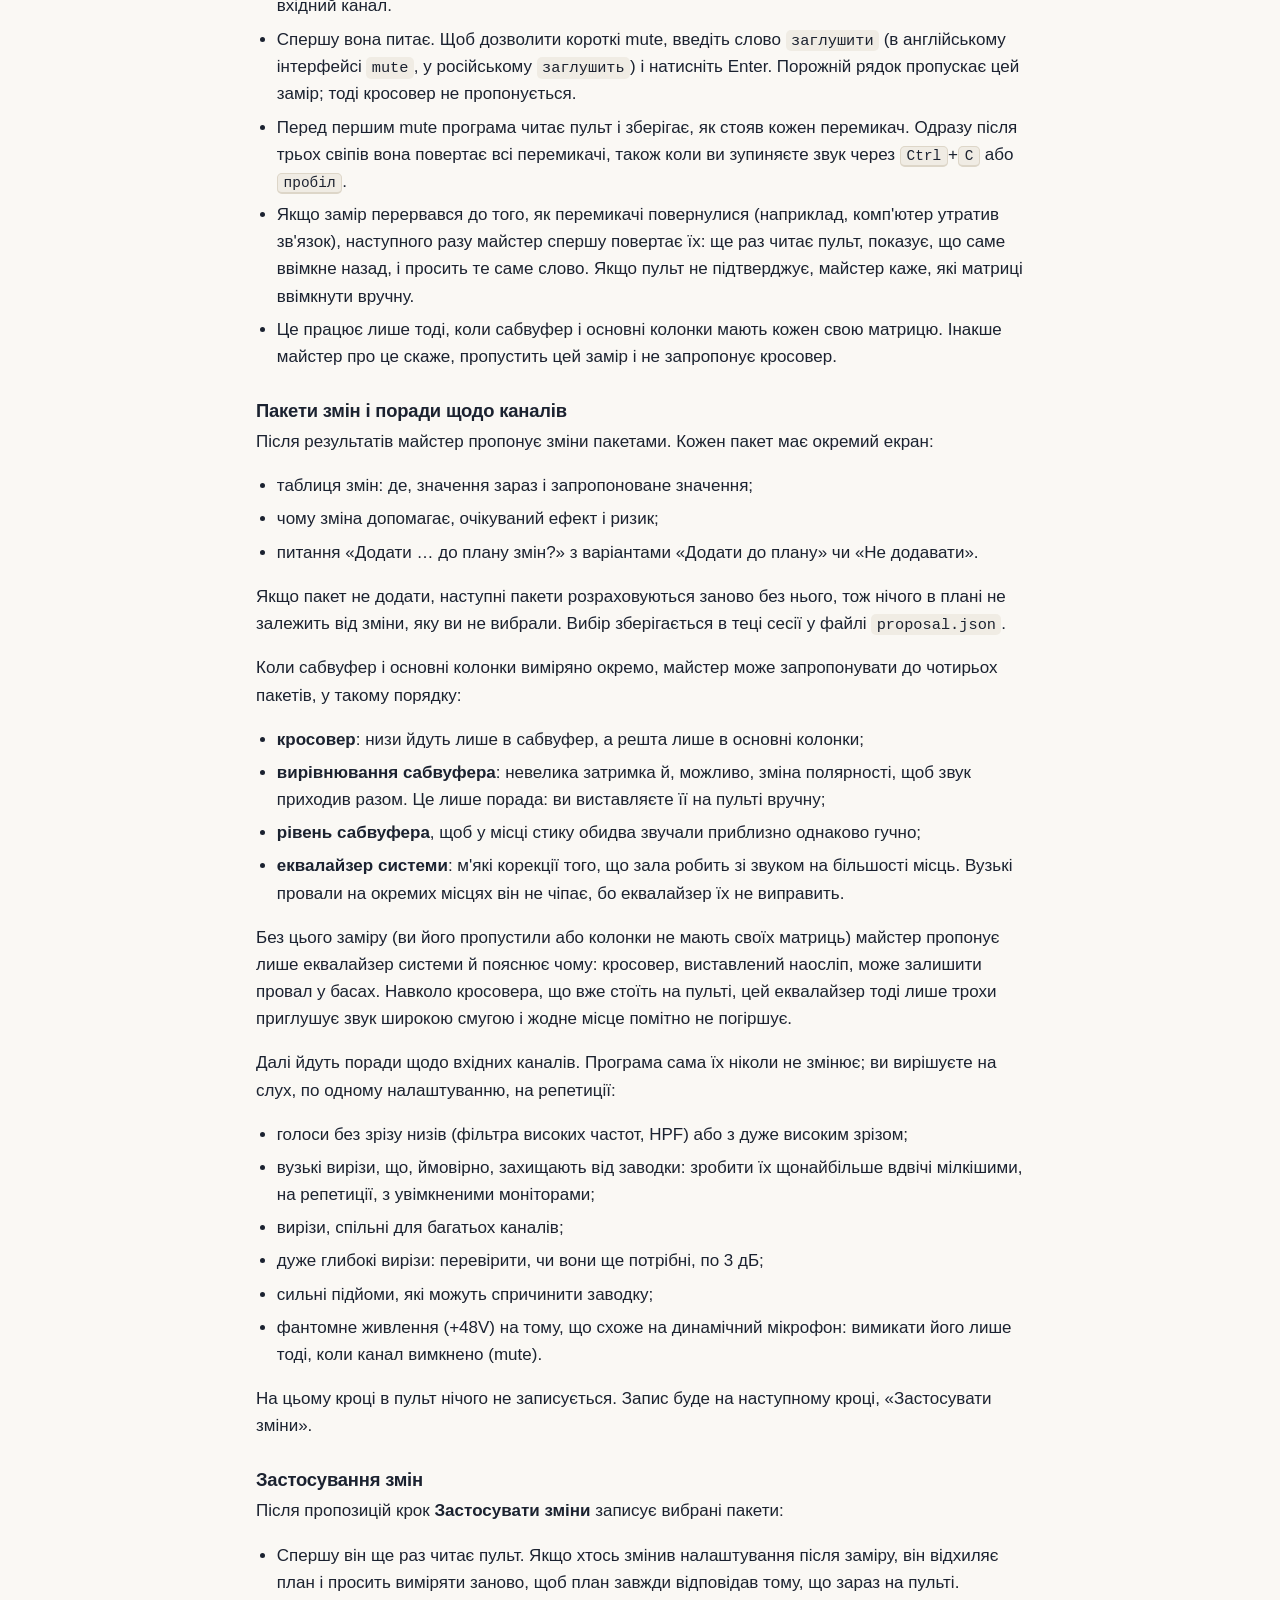
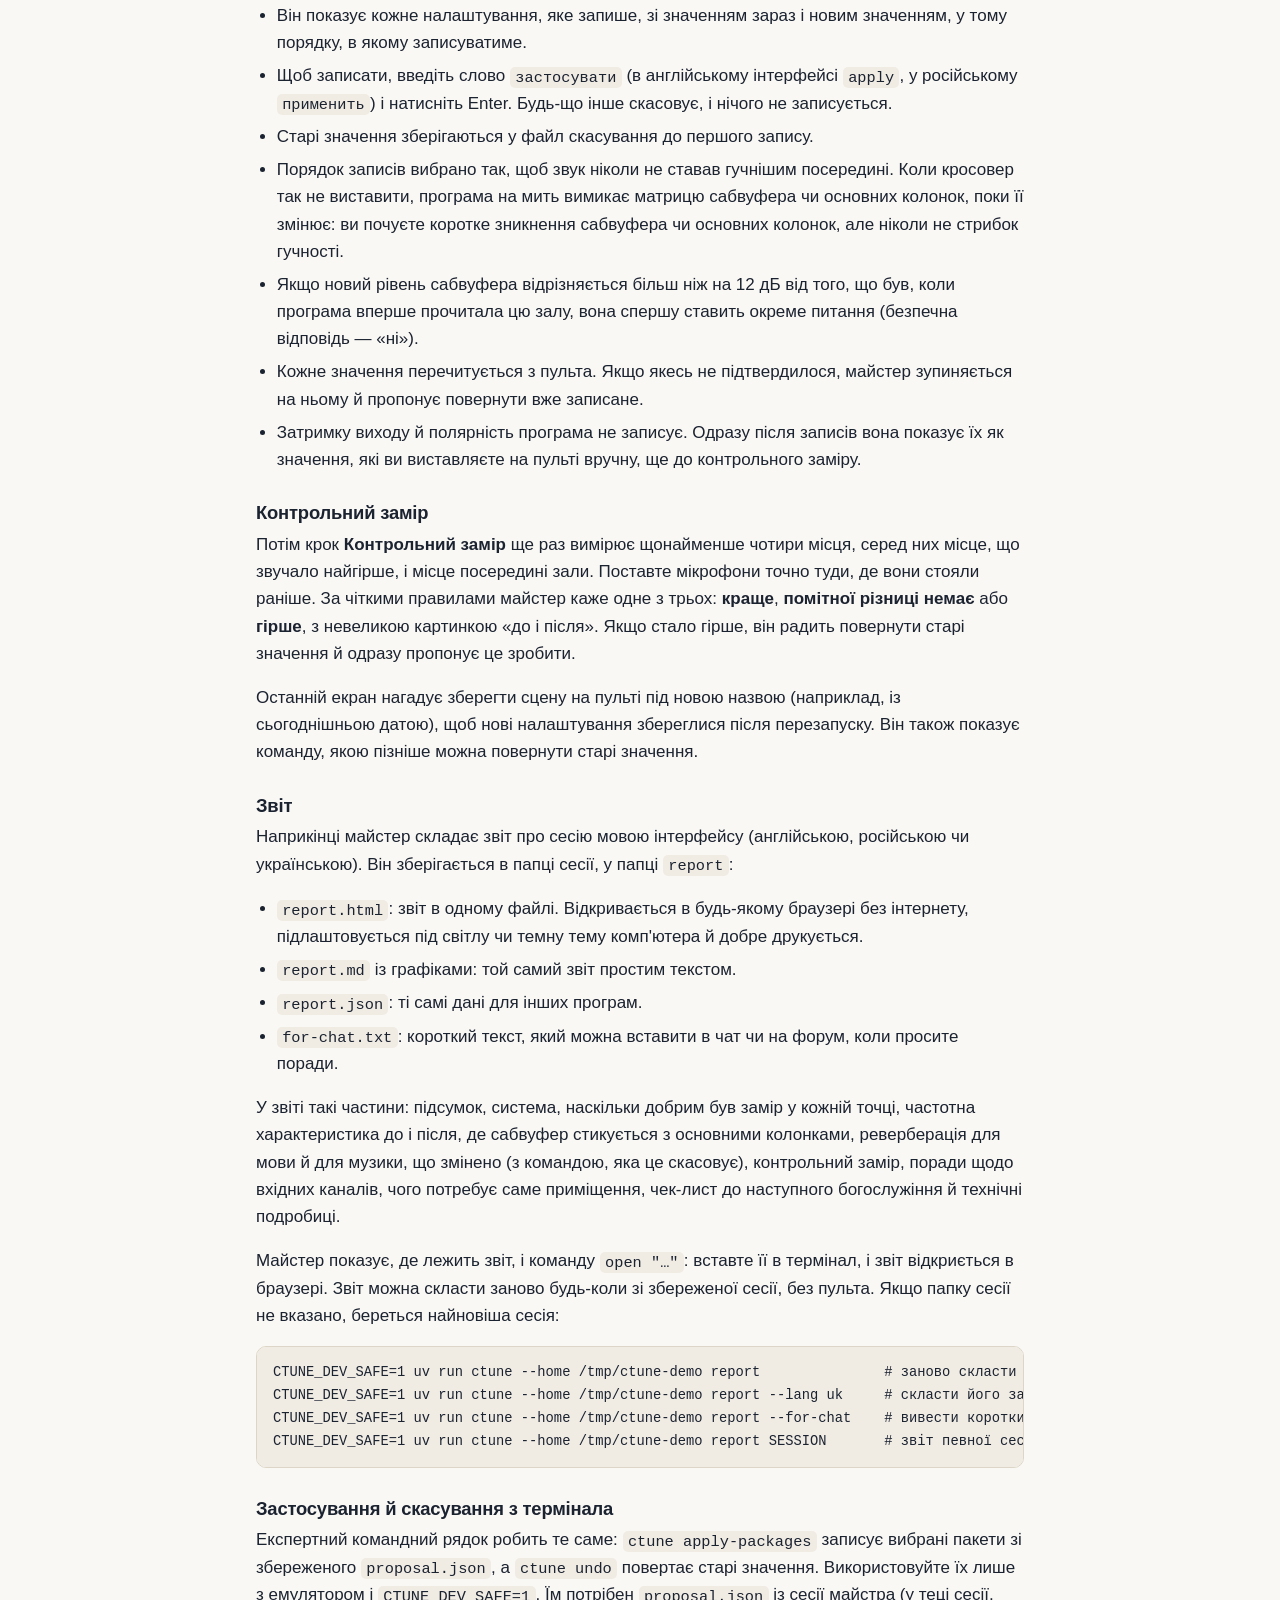
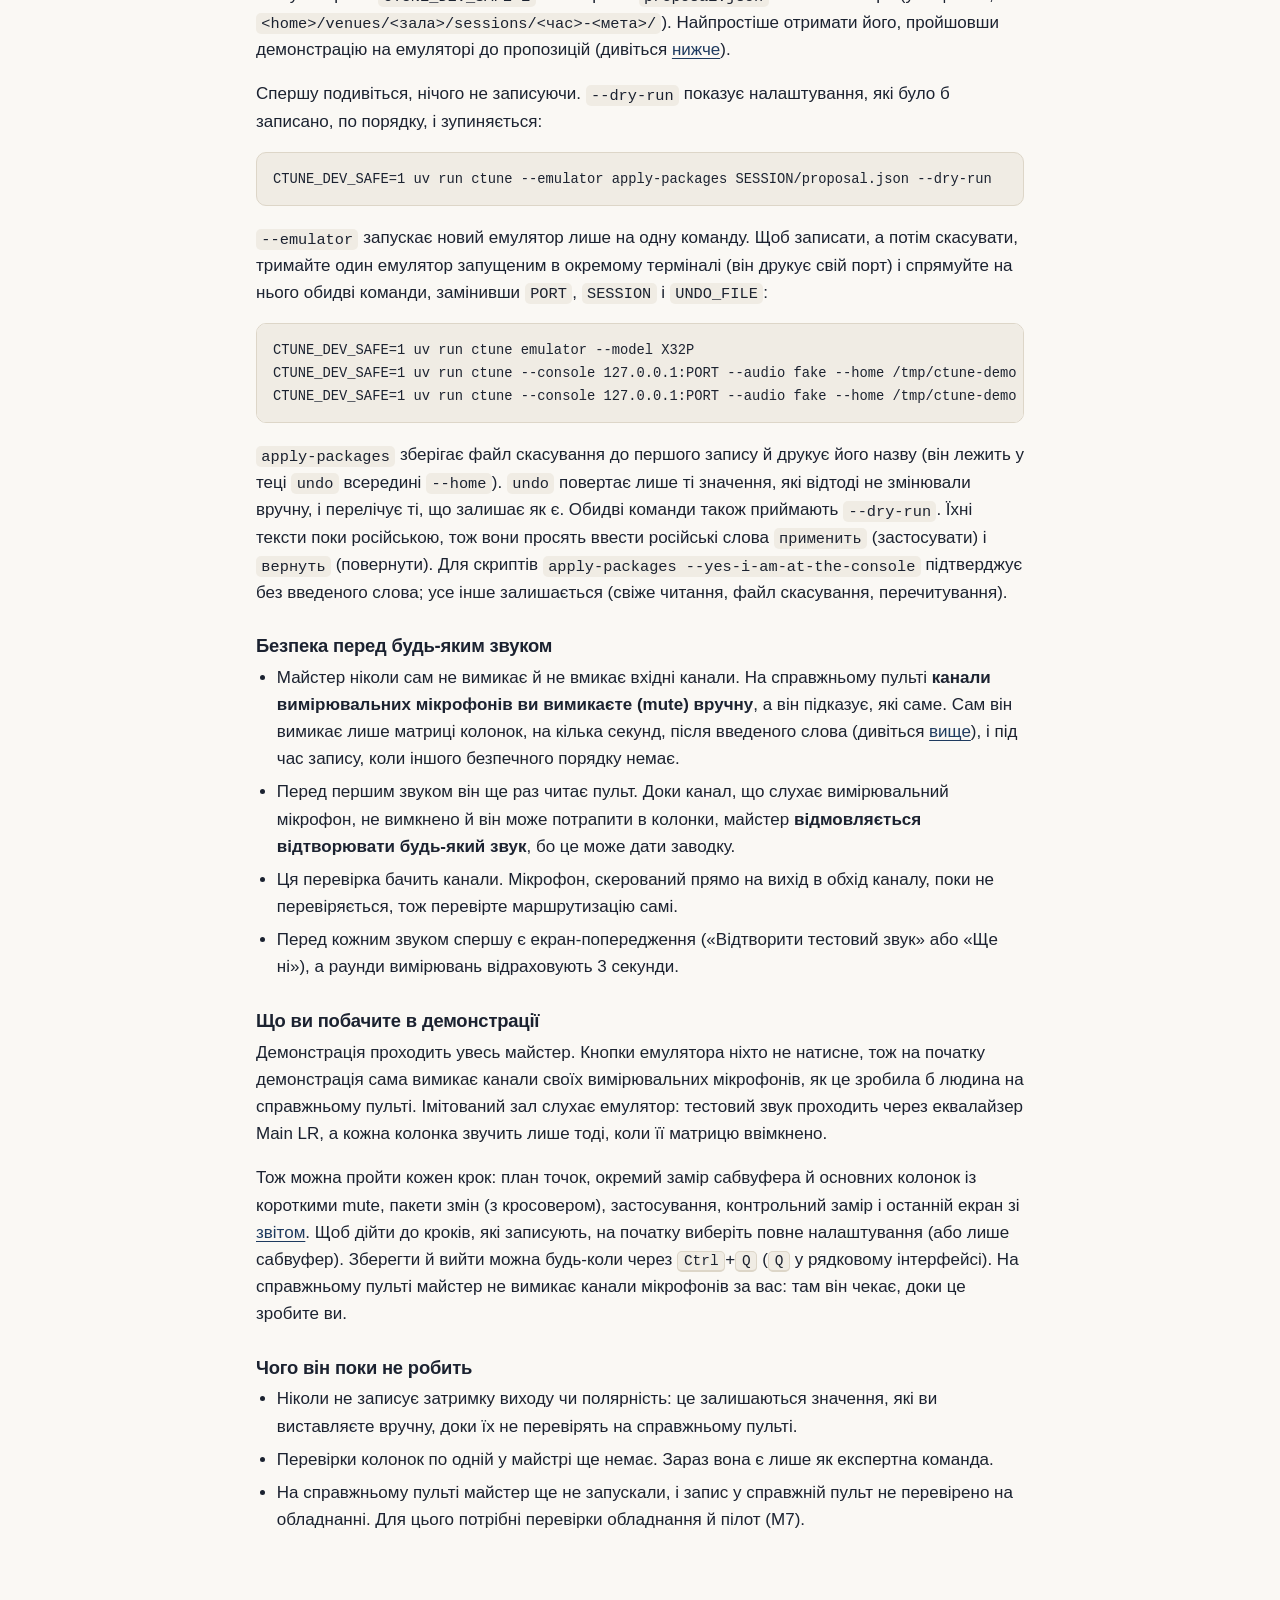
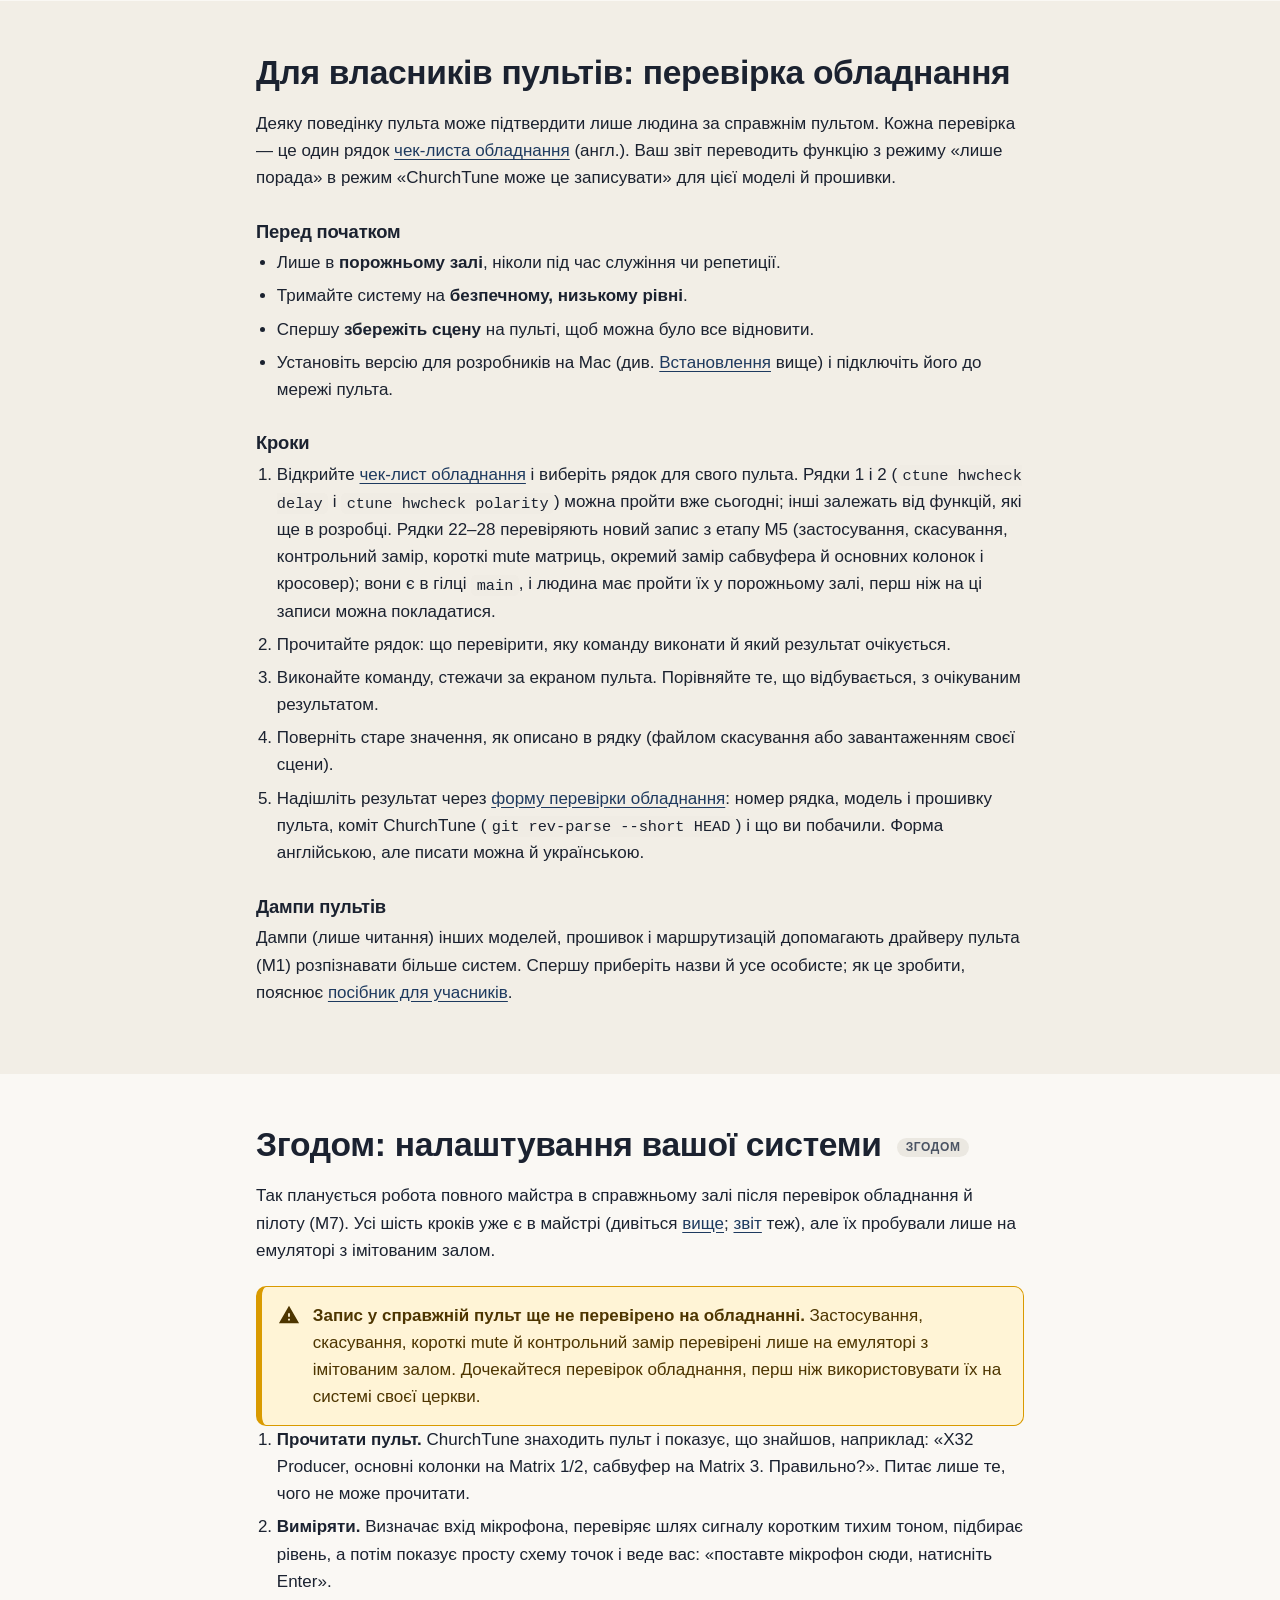
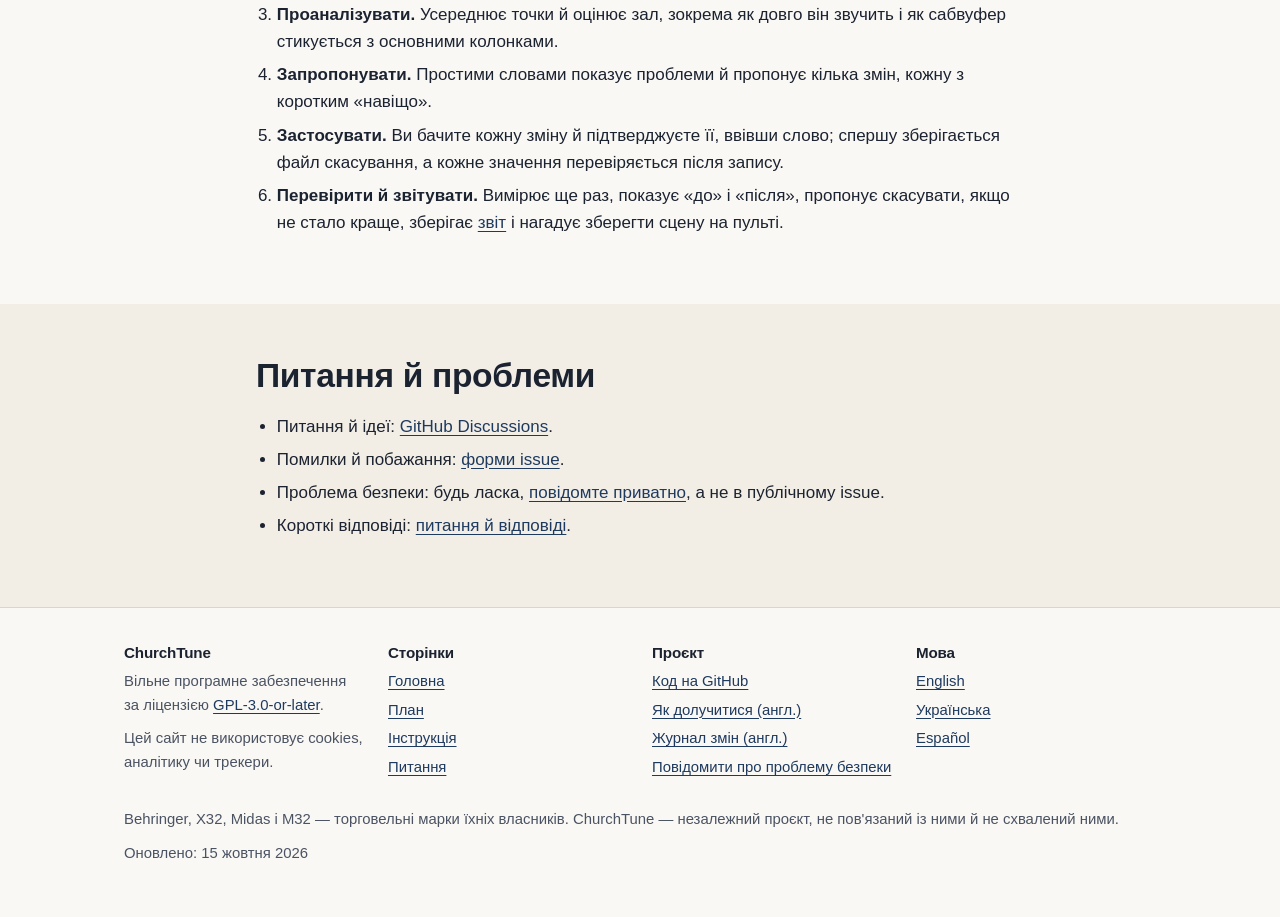
<file: site/uk/guide/index.html>
<!doctype html>
<html lang="uk">
<head>
<meta charset="utf-8">
<meta name="viewport" content="width=device-width, initial-scale=1">
<title>Інструкція — ChurchTune</title>
<meta name="description" content="Як спробувати ChurchTune вже сьогодні: встановити версію для розробників, пройти покроковий майстер на емуляторі пульта з імітованим залом, перевірити свій X32 чи M32 і повідомити результат, а також яке обладнання знадобиться.">
<link rel="canonical" href="https://mihailshumilov.github.io/ChurchAutoTune/uk/guide/">
<link rel="alternate" hreflang="en" href="https://mihailshumilov.github.io/ChurchAutoTune/en/guide/"><link rel="alternate" hreflang="uk" href="https://mihailshumilov.github.io/ChurchAutoTune/uk/guide/"><link rel="alternate" hreflang="es" href="https://mihailshumilov.github.io/ChurchAutoTune/es/guide/"><link rel="alternate" hreflang="x-default" href="https://mihailshumilov.github.io/ChurchAutoTune/en/guide/">
<link rel="icon" href="../../assets/logo.svg" type="image/svg+xml">
<link rel="stylesheet" href="../../assets/style.css">
<meta name="color-scheme" content="light dark">
<meta name="theme-color" content="#faf8f4" media="(prefers-color-scheme: light)">
<meta name="theme-color" content="#0f141c" media="(prefers-color-scheme: dark)">
<meta property="og:type" content="website">
<meta property="og:site_name" content="ChurchTune">
<meta property="og:title" content="Інструкція — ChurchTune">
<meta property="og:description" content="Як спробувати ChurchTune вже сьогодні: встановити версію для розробників, пройти покроковий майстер на емуляторі пульта з імітованим залом, перевірити свій X32 чи M32 і повідомити результат, а також яке обладнання знадобиться.">
<meta property="og:url" content="https://mihailshumilov.github.io/ChurchAutoTune/uk/guide/">
<meta property="og:image" content="https://mihailshumilov.github.io/ChurchAutoTune/assets/og.png">
<meta property="og:image:width" content="1200">
<meta property="og:image:height" content="630">
<meta property="og:image:alt" content="ChurchTune: безкоштовне налаштування звуку для церков з Behringer X32 або Midas M32">
<meta property="og:locale" content="uk_UA">
<meta property="og:locale:alternate" content="en_US"><meta property="og:locale:alternate" content="es_ES">
<meta name="twitter:card" content="summary_large_image">
<meta name="twitter:title" content="Інструкція — ChurchTune">
<meta name="twitter:description" content="Як спробувати ChurchTune вже сьогодні: встановити версію для розробників, пройти покроковий майстер на емуляторі пульта з імітованим залом, перевірити свій X32 чи M32 і повідомити результат, а також яке обладнання знадобиться.">
<meta name="twitter:image" content="https://mihailshumilov.github.io/ChurchAutoTune/assets/og.png">
<meta name="twitter:image:alt" content="ChurchTune: безкоштовне налаштування звуку для церков з Behringer X32 або Midas M32">
</head>

<body>
<a class="skip" href="#main">Перейти до змісту</a>
<header class="site-header">
<div class="wrap">
<a class="brand" href="../../uk/"><img src="../../assets/logo.svg" alt="" width="34" height="34">ChurchTune</a>
<nav class="main-nav" aria-label="Головне меню"><ul><li><a href="../../uk/#how">Як це працює</a></li><li><a href="../../uk/roadmap/">План</a></li><li><a href="../../uk/guide/" aria-current="page">Інструкція</a></li><li><a href="../../uk/#help">Долучитися</a></li><li><a href="../../uk/#faq">Питання</a></li><li><a href="https://github.com/mihailShumilov/ChurchAutoTune">GitHub</a></li></ul></nav>
<nav class="lang-switch" aria-label="Мова"><ul><li><a href="../../en/guide/" hreflang="en" lang="en"><abbr title="English" style="text-decoration:none">EN</abbr></a></li><li><a href="../../uk/guide/" hreflang="uk" lang="uk" aria-current="page"><abbr title="Українська" style="text-decoration:none">UK</abbr></a></li><li><a href="../../es/guide/" hreflang="es" lang="es"><abbr title="Español" style="text-decoration:none">ES</abbr></a></li></ul></nav>
</div>
</header>

<main id="main">
<div class="page-head"><div class="wrap">
<p class="eyebrow">Інструкція</p>
<h1>ChurchTune сьогодні</h1>
<p class="lead">Чесна інструкція: що можна зробити вже зараз і що буде далі. Вона доповнюватиметься з кожним етапом.</p>
<p class="updated">Оновлено: <time datetime="2026-10-15">15 жовтня 2026</time></p>
<div class="notice" role="note"><svg viewBox="0 0 24 24" aria-hidden="true"><path d="M1 21h22L12 2 1 21zm12-3h-2v-2h2v2zm0-4h-2v-4h2v4z"/></svg><p><strong>Pre-alpha.</strong> Покроковий майстер читає пульт, вимірює, пропонує зміни й уміє їх записувати, зі скасуванням і контрольним заміром, а наприкінці складає звіт. Запис у справжній пульт ще не перевірено на обладнанні: усе це перевірено лише на емуляторі з імітованим залом. Запускається лише з вихідного коду. Поки не використовуйте його на живій системі своєї церкви. Дивіться <a href="../../uk/roadmap/">план</a>.</p></div>
<nav class="toc" aria-labelledby="toc-title"><h2 id="toc-title">На цій сторінці</h2><ol><li><a href="#today">Що можна зробити сьогодні</a></li><li><a href="#equipment">Яке обладнання знадобиться</a></li><li><a href="#developers">Для розробників і тестувальників</a></li><li><a href="#try-wizard">Спробувати майстер без обладнання</a></li><li><a href="#hardware-check">Для власників пультів: перевірка обладнання</a></li><li><a href="#volunteer-workflow">Згодом: налаштування вашої системи</a></li><li><a href="#get-help">Питання й проблеми</a></li></ol></nav>
</div></div>
<section class="section section-alt" id="today"><div class="wrap prose"><h2>Що можна зробити сьогодні <span class="tag tag-now">Зараз</span></h2>
<ul>
<li><strong>Кожен, хто вміє користуватися терміналом</strong>, може <a href="#try-wizard-install">встановити програму однією командою</a> й пройти покроковий майстер на вбудованому емуляторі
пульта з імітованим залом: без пульта, без колонок, без звуку. Дивіться <a href="#try-wizard">Спробувати майстер без обладнання</a>.</li>
<li><strong>Розробники й тестувальники</strong> можуть установити проєкт, запустити тести й спробувати експертний
командний рядок на емуляторі.</li>
<li><strong>Власники пультів</strong> можуть пройти перевірку на справжньому X32 чи M32 і повідомити результат.
Зараз це найцінніша допомога.</li>
<li><strong>Розробники</strong> можуть пройти майстер до кінця на емуляторі: окремий замір сабвуфера й основних колонок, застосування змін, контрольний замір і звіт наприкінці (дивіться <a href="#try-wizard-demo">Що ви побачите в демонстрації</a> і <a href="#try-wizard-report">Звіт</a>). Також можна застосувати план змін і скасувати його з термінала (дивіться <a href="#try-wizard-cli">Застосування й скасування з термінала</a>).</li>
<li><strong>Волонтерам</strong>, які хочуть налаштувати систему своєї церкви: будь ласка, зачекайте. Майстер уже вміє записувати зміни, але це перевірено лише на емуляторі, ніколи на справжньому пульті (етап M5 готовий, але перевірки обладнання ще не пройдено). Стежте за випусками на <a href="https://github.com/mihailShumilov/ChurchAutoTune">GitHub</a>, щоб дізнатися, коли він буде готовий.</li>
</ul></div></section>
<section class="section" id="equipment"><div class="wrap prose"><h2>Яке обладнання знадобиться</h2>
<p>Для справжнього налаштування — згодом. Для версії для розробників нічого з цього не потрібно.</p>
<ul>
<li><strong>Комп'ютер Mac</strong> (програма створюється для macOS).</li>
<li><strong>Behringer X32 або Midas M32</strong> з прошивкою 4.x і <strong>USB-аудіокартою</strong>: X-USB чи X-LIVE
в X32, DN32-USB чи DN32-LIVE в M32. Через цю карту відтворюються й записуються тестові сигнали.</li>
<li><strong>USB-кабель</strong> від Mac до пульта та <strong>мережеве підключення</strong> до пульта (кабель або
Wi-Fi): через нього ChurchTune читає налаштування.</li>
<li><strong>Вимірювальний мікрофон</strong>, наприклад Behringer ECM8000, зі стійкою та XLR-кабелем до входу пульта.
ChurchTune може працювати й із кількома мікрофонами одночасно та калібрувати їх один відносно одного; поки це перевірено лише на імітованих мікрофонах.</li>
<li><strong>Порожній тихий зал</strong> і приблизно 1–2 години.</li>
</ul></div></section>
<section class="section section-alt" id="developers"><div class="wrap prose"><h2>Для розробників і тестувальників</h2>
<p>Усе, що нижче, працює лише з емулятором на вашому комп'ютері та імітованим звуком. Завжди додавайте
<code>CTUNE_DEV_SAFE=1</code> перед командами, що запускають програму чи тести: тоді код відмовляється працювати з
будь-яким справжнім пультом і аудіопристроєм.</p>
<h3 id="install">1. Встановлення</h3>
<p>Потрібні macOS або Linux, Python 3.12 і <a href="https://docs.astral.sh/uv/getting-started/installation/">uv</a> (uv може сам установити Python). На Debian чи Ubuntu
також установіть <code>libportaudio2 libsndfile1</code>.</p>
<pre><code>git clone https://github.com/mihailShumilov/ChurchAutoTune.git
cd ChurchAutoTune
uv sync</code></pre>
<h3 id="tests">2. Запуск тестів</h3>
<pre><code>CTUNE_DEV_SAFE=1 uv run pytest -q                # усі тести: емулятор пульта + імітований звук
CTUNE_DEV_SAFE=1 uv run pytest tests/golden -q   # реальна сесія в залі 2026-10-02</code></pre>
<h3 id="emulator">3. Експертний командний рядок на емуляторі</h3>
<p>Усе до M6 включно, разом зі звітом, є в гілці <code>main</code>. У вашій копії:</p>
<pre><code>git checkout main
git pull
uv sync</code></pre>
<p>Найпростіше — глобальний параметр <code>--emulator</code>: він запускає емулятор пульта всередині програми на час
однієї команди.</p>
<pre><code>CTUNE_DEV_SAFE=1 uv run ctune --emulator doctor     # перевірити комп'ютер і пульт, пояснити схему колонок
CTUNE_DEV_SAFE=1 uv run ctune --help                # усі команди</code></pre>
<p>Можна також запустити емулятор окремо в одному терміналі (він виводить свій порт і працює до Ctrl+C) і звертатися
до нього з другого терміналу, замінивши <code>PORT</code>:</p>
<pre><code>CTUNE_DEV_SAFE=1 uv run ctune emulator --model X32P
CTUNE_DEV_SAFE=1 uv run ctune --console 127.0.0.1:PORT --audio fake --home /tmp/ctune-demo doctor</code></pre>
<p>Вивід більшості експертних команд поки що російською; майстер нижче перекладено. Експертний командний рядок
залишається інструментом для розробників поряд із майстром.</p>
<h3 id="full-check">4. Перед pull request</h3>
<pre><code>CTUNE_DEV_SAFE=1 uv run ruff format --check . &amp;&amp; uv run ruff check . &amp;&amp; uv run mypy \
  &amp;&amp; CTUNE_DEV_SAFE=1 uv run pytest --cov --cov-report=json &amp;&amp; uv run python scripts/check_coverage.py</code></pre>
<p>Спершу прочитайте <a href="https://github.com/mihailShumilov/ChurchAutoTune/blob/main/CONTRIBUTING.md">посібник для учасників</a> (англ.), особливо правила безпеки.</p></div></section>
<section class="section" id="try-wizard"><div class="wrap prose"><h2>Спробувати майстер без обладнання <span class="tag tag-now">Зараз</span></h2>
<p>Покроковий майстер — це те, чим користуватимуться волонтери. Уже сьогодні його можна пройти на вбудованому емуляторі
пульта з імітованим залом. Нічого не виходить за межі вашого комп'ютера: пульт не задіяний, звук не відтворюється.</p>
<div class="notice" role="note"><svg viewBox="0 0 24 24" aria-hidden="true"><path d="M1 21h22L12 2 1 21zm12-3h-2v-2h2v2zm0-4h-2v-4h2v4z"/></svg><p><strong>Запис у справжній пульт ще не перевірено на обладнанні.</strong> Кроки, що записують у пульт, перевірені лише на емуляторі з імітованим залом. Не запускайте їх на пульті своєї церкви, доки люди не пройдуть перевірку обладнання в справжньому залі (рядки 22–28 <a href="https://github.com/mihailShumilov/ChurchAutoTune/blob/main/docs/hardware-checklist.md">чек-листа обладнання</a>).</p></div>
<h3 id="try-wizard-start">Запуск</h3>
<p id="try-wizard-install">Найпростіше, на Mac, без копії репозиторію: відкрийте Термінал, вставте цей рядок і натисніть Return. Він за потреби встановить uv, потім команду <code>ctune</code> з власним Python, без пароля адміністратора, і наприкінці запустить самоперевірку:</p>
<pre><code>curl -LsSf https://raw.githubusercontent.com/mihailShumilov/ChurchAutoTune/main/scripts/install.sh | sh</code></pre>
<p>Самоперевірка проходить увесь майстер на вбудованому емуляторі з імітованим залом приблизно за чверть хвилини й виводить по рядку на кожен крок; до справжнього пульта вона не звертається й звук не відтворює. Потім відкрийте нове вікно Терміналу й запустіть майстер на емуляторі:</p>
<pre><code>ctune selftest --lang uk                # самоперевірка ще раз, будь-коли
ctune --emulator --home /tmp/ctune-demo   # майстер на емуляторі, демо-файли окремо від справжніх</code></pre>
<p>Щоб оновити, виконайте рядок встановлення ще раз. З <code>--emulator</code> програма весь час працює лише з емулятором та імітованим залом, навіть коли справжній пульт у тій самій мережі.</p>
<p>Або з копії репозиторію:</p>
<p>З копії репозиторію з установленим uv, у гілці <code>main</code> (дивіться <a href="#install">Встановлення</a> і
<a href="#emulator">крок 3</a>):</p>
<pre><code>uv sync
CTUNE_DEV_SAFE=1 uv run ctune --emulator --audio fake --home /tmp/ctune-demo                                  # повноекранний майстер
CTUNE_DEV_SAFE=1 uv run ctune --emulator --audio fake --home /tmp/ctune-demo wizard --plain --lang uk         # рядковий інтерфейс українською
CTUNE_DEV_SAFE=1 uv run ctune --emulator --audio fake --home /tmp/ctune-demo resume                           # продовжити збережену сесію</code></pre>
<p><code>--emulator</code> вмикає вбудований емулятор пульта, <code>--audio fake</code> — імітований зал, а
<code>--home</code> тримає файли демонстрації окремо від справжніх (без нього вони потрапляють у <code>~/ChurchTune</code>).
<code>--lang</code> приймає <code>en</code>, <code>ru</code> або <code>uk</code>. Рядковий інтерфейс (<code>--plain</code>)
працює з програмами екранного доступу й у скриптах.</p>
<h3 id="try-wizard-keys">Клавіші</h3>
<ul>
<li><kbd>Ctrl</kbd>+<kbd>C</kbd> або <kbd>пробіл</kbd>: негайно зупинити звук, на будь-якому екрані.</li>
<li><kbd>Esc</kbd>: на крок назад, де екран це дозволяє.</li>
<li><kbd>Ctrl</kbd>+<kbd>Q</kbd>: зберегти й вийти. Продовжити пізніше — <code>ctune resume</code>.</li>
<li>У рядковому інтерфейсі: <kbd>Enter</kbd> вибирає рекомендовану відповідь, <kbd>B</kbd> — назад, <kbd>Q</kbd> — зберегти
й вийти, а <kbd>Ctrl</kbd>+<kbd>C</kbd> зупиняє звук, зберігає й виходить.</li>
</ul>
<h3 id="try-wizard-steps">Що майстер робить сьогодні</h3>
<p>16 кроків, або 15 з одним мікрофоном. Кроки «Сабвуфер і основні колонки окремо», «Застосувати зміни» й «Контрольний замір» з'являються лише тоді, коли ви вирішили змінювати систему (повне налаштування або лише сабвуфер); перший із них — лише коли в системі є сабвуфер. Прогрес зберігається після кожного кроку.</p>
<ol>
<li><strong>Початок:</strong> назва зали й що ви хочете зробити сьогодні.</li>
<li><strong>Перевірка Mac:</strong> комп'ютер і USB-аудіокарта пульта.</li>
<li><strong>Пульт:</strong> знаходить пульт у мережі, просить підтвердити його й перевіряє з'єднання.</li>
<li><strong>Читання пульта:</strong> читає всі налаштування, нічого не змінюючи, і просить зберегти сцену на пульті.</li>
<li><strong>Колонки:</strong> показує, який вихід живить основні колонки, сабвуфер, монітори тощо, і просить підтвердити
виходи, у яких він не впевнений.</li>
<li><strong>Обладнання:</strong> кілька питань, на які пульт не відповість: активні чи пасивні колонки, розмір зони слухачів (ширина × глибина в метрах, для плану точок; можна залишити порожнім, тоді буде стандартний план), скільки вимірювальних мікрофонів і якої моделі.</li>
<li><strong>Мікрофони:</strong> ви шкрябаєте кожен мікрофон, і майстер знаходить його вхід. Він підказує, що зробити на
пульті, наприклад увімкнути +48V чи вимкнути (mute) цей канал.</li>
<li><strong>Шлях відтворення:</strong> перевіряє, що звук із комп'ютера йде в колонки залу, а не в монітори чи
трансляцію.</li>
<li><strong>Рівень:</strong> підбирає безпечний рівень вимірювання.</li>
<li><strong>Калібрування мікрофонів:</strong> лише з кількома мікрофонами; порівнює їх між собою.</li>
<li><strong>Вимірювання:</strong> план місць у залі, потім тестові свіпи на кожному місці (дивіться <a href="#try-wizard-points">нижче</a>).</li>
<li><strong>Сабвуфер і основні колонки окремо:</strong> на кількох місцях вимірює окремо сабвуфер, окремо основні колонки й усе разом, з короткими mute після введеного слова (дивіться <a href="#try-wizard-junction">нижче</a>).</li>
<li><strong>Результати й пропозиції:</strong> що виміряно, простими словами, потім пакети змін і поради щодо вхідних каналів (дивіться <a href="#try-wizard-packages">нижче</a>).</li>
<li><strong>Застосувати зміни:</strong> записує вибрані пакети після свіжого читання пульта й введеного слова (дивіться <a href="#try-wizard-apply">нижче</a>).</li>
<li><strong>Контрольний замір:</strong> ще раз вимірює кілька місць і каже, чи стало краще (дивіться <a href="#try-wizard-verify">нижче</a>).</li>
<li><strong>Що далі:</strong> що робити після цієї сесії, зокрема зберегти сцену на пульті під новою назвою. Потім майстер складає звіт (дивіться <a href="#try-wizard-report">нижче</a>).</li>
</ol>
<h3 id="try-wizard-points">План точок вимірювання</h3>
<p>Перед раундами вимірювань майстер складає план місць, де сидять люди:</p>
<ul>
<li>Щонайменше 8 місць у середній частині зали, не в центральному проході, на нерівних відстанях одне від одного.</li>
<li>Кожне місце описане словами з відстанями, наприклад «передні ряди, ліворуч, приблизно 6 м від сцени, 3,5 м лівіше
від центрального проходу». Ліворуч і праворуч — якщо стояти обличчям до сцени.</li>
<li>Проста схема зали показує сцену вгорі й нумерує лише місця поточного раунду.</li>
<li>Мікрофон ставлять на висоті вух людини, що сидить (1,2 м), капсулем до сцени. Після Enter у вас є 3 секунди, щоб
відійти щонайменше на 2 м.</li>
<li>Якщо розмір зали не вказано, план розрахований на типову залу 12 × 18 м, і мікрофони ставлять приблизно.</li>
<li>План зберігається для цього приміщення, щоб пізніший контрольний замір міг використати ті самі місця.</li>
</ul>
<h3 id="try-wizard-junction">Сабвуфер і основні колонки окремо</h3>
<p>Щоб дізнатися, де сабвуфер зустрічається з основними колонками і чи не гасять вони там одне одного, майстер вимірює
їх окремо в точках стику з плану. На кожному місці він відтворює три свіпи поспіль: лише сабвуфер, лише основні
колонки, потім усе разом.</p>
<ul>
<li>Для цього програма на кілька секунд вимикає (mute) на пульті сабвуфер або основні колонки. Вона вимикає лише їхні
<strong>матриці</strong> (виходи, що живлять колонки), ніколи Main LR і ніколи вхідний канал.</li>
<li>Спершу вона питає. Щоб дозволити короткі mute, введіть слово <code>заглушити</code> (в англійському інтерфейсі
<code>mute</code>, у російському <code>заглушить</code>) і натисніть Enter. Порожній рядок пропускає цей замір; тоді
кросовер не пропонується.</li>
<li>Перед першим mute програма читає пульт і зберігає, як стояв кожен перемикач. Одразу після трьох свіпів вона
повертає всі перемикачі, також коли ви зупиняєте звук через <kbd>Ctrl</kbd>+<kbd>C</kbd> або <kbd>пробіл</kbd>.</li>
<li>Якщо замір перервався до того, як перемикачі повернулися (наприклад, комп'ютер утратив зв'язок), наступного разу
майстер спершу повертає їх: ще раз читає пульт, показує, що саме ввімкне назад, і просить те саме слово. Якщо пульт
не підтверджує, майстер каже, які матриці ввімкнути вручну.</li>
<li>Це працює лише тоді, коли сабвуфер і основні колонки мають кожен свою матрицю. Інакше майстер про це скаже,
пропустить цей замір і не запропонує кросовер.</li>
</ul>
<h3 id="try-wizard-packages">Пакети змін і поради щодо каналів</h3>
<p>Після результатів майстер пропонує зміни пакетами. Кожен пакет має окремий екран:</p>
<ul>
<li>таблиця змін: де, значення зараз і запропоноване значення;</li>
<li>чому зміна допомагає, очікуваний ефект і ризик;</li>
<li>питання «Додати … до плану змін?» з варіантами «Додати до плану» чи «Не додавати».</li>
</ul>
<p>Якщо пакет не додати, наступні пакети розраховуються заново без нього, тож нічого в плані не залежить від зміни, яку
ви не вибрали. Вибір зберігається в теці сесії у файлі <code>proposal.json</code>.</p>
<p>Коли сабвуфер і основні колонки виміряно окремо, майстер може запропонувати до чотирьох пакетів, у такому порядку:</p>
<ul>
<li><strong>кросовер</strong>: низи йдуть лише в сабвуфер, а решта лише в основні колонки;</li>
<li><strong>вирівнювання сабвуфера</strong>: невелика затримка й, можливо, зміна полярності, щоб звук приходив разом.
Це лише порада: ви виставляєте її на пульті вручну;</li>
<li><strong>рівень сабвуфера</strong>, щоб у місці стику обидва звучали приблизно однаково гучно;</li>
<li><strong>еквалайзер системи</strong>: м'які корекції того, що зала робить зі звуком на більшості місць. Вузькі провали
на окремих місцях він не чіпає, бо еквалайзер їх не виправить.</li>
</ul>
<p>Без цього заміру (ви його пропустили або колонки не мають своїх матриць) майстер пропонує лише еквалайзер системи й
пояснює чому: кросовер, виставлений наосліп, може залишити провал у басах. Навколо кросовера, що вже стоїть на
пульті, цей еквалайзер тоді лише трохи приглушує звук широкою смугою і жодне місце помітно не погіршує.</p>
<p>Далі йдуть поради щодо вхідних каналів. Програма сама їх ніколи не змінює; ви вирішуєте на слух, по одному
налаштуванню, на репетиції:</p>
<ul>
<li>голоси без зрізу низів (фільтра високих частот, HPF) або з дуже високим зрізом;</li>
<li>вузькі вирізи, що, ймовірно, захищають від заводки: зробити їх щонайбільше вдвічі мілкішими, на репетиції, з
увімкненими моніторами;</li>
<li>вирізи, спільні для багатьох каналів;</li>
<li>дуже глибокі вирізи: перевірити, чи вони ще потрібні, по 3 дБ;</li>
<li>сильні підйоми, які можуть спричинити заводку;</li>
<li>фантомне живлення (+48V) на тому, що схоже на динамічний мікрофон: вимикати його лише тоді, коли канал вимкнено
(mute).</li>
</ul>
<p>На цьому кроці в пульт нічого не записується. Запис буде на наступному кроці, «Застосувати зміни».</p>
<h3 id="try-wizard-apply">Застосування змін</h3>
<p>Після пропозицій крок <strong>Застосувати зміни</strong> записує вибрані пакети:</p>
<ul>
<li>Спершу він ще раз читає пульт. Якщо хтось змінив налаштування після заміру, він відхиляє план і просить виміряти заново, щоб план завжди відповідав тому, що зараз на пульті.</li>
<li>Він показує кожне налаштування, яке запише, зі значенням зараз і новим значенням, у тому порядку, в якому записуватиме.</li>
<li>Щоб записати, введіть слово <code>застосувати</code> (в англійському інтерфейсі <code>apply</code>, у російському <code>применить</code>) і натисніть Enter. Будь-що інше скасовує, і нічого не записується.</li>
<li>Старі значення зберігаються у файл скасування до першого запису.</li>
<li>Порядок записів вибрано так, щоб звук ніколи не ставав гучнішим посередині. Коли кросовер так не виставити,
програма на мить вимикає матрицю сабвуфера чи основних колонок, поки її змінює: ви почуєте коротке зникнення
сабвуфера чи основних колонок, але ніколи не стрибок гучності.</li>
<li>Якщо новий рівень сабвуфера відрізняється більш ніж на 12 дБ від того, що був, коли програма вперше прочитала цю
залу, вона спершу ставить окреме питання (безпечна відповідь — «ні»).</li>
<li>Кожне значення перечитується з пульта. Якщо якесь не підтвердилося, майстер зупиняється на ньому й пропонує повернути вже записане.</li>
<li>Затримку виходу й полярність програма не записує. Одразу після записів вона показує їх як значення, які ви виставляєте на пульті вручну, ще до контрольного заміру.</li>
</ul>
<h3 id="try-wizard-verify">Контрольний замір</h3>
<p>Потім крок <strong>Контрольний замір</strong> ще раз вимірює щонайменше чотири місця, серед них місце, що звучало найгірше, і місце посередині зали. Поставте мікрофони точно туди, де вони стояли раніше. За чіткими правилами майстер каже одне з трьох: <strong>краще</strong>, <strong>помітної різниці немає</strong> або <strong>гірше</strong>, з невеликою картинкою «до і після». Якщо стало гірше, він радить повернути старі значення й одразу пропонує це зробити.</p>
<p>Останній екран нагадує зберегти сцену на пульті під новою назвою (наприклад, із сьогоднішньою датою), щоб нові налаштування збереглися після перезапуску. Він також показує команду, якою пізніше можна повернути старі значення.</p>
<h3 id="try-wizard-report">Звіт</h3>
<p>Наприкінці майстер складає звіт про сесію мовою інтерфейсу (англійською, російською чи українською). Він
зберігається в папці сесії, у папці <code>report</code>:</p>
<ul>
<li><code>report.html</code>: звіт в одному файлі. Відкривається в будь-якому браузері без інтернету, підлаштовується
під світлу чи темну тему комп'ютера й добре друкується.</li>
<li><code>report.md</code> із графіками: той самий звіт простим текстом.</li>
<li><code>report.json</code>: ті самі дані для інших програм.</li>
<li><code>for-chat.txt</code>: короткий текст, який можна вставити в чат чи на форум, коли просите поради.</li>
</ul>
<p>У звіті такі частини: підсумок, система, наскільки добрим був замір у кожній точці, частотна характеристика до і
після, де сабвуфер стикується з основними колонками, реверберація для мови й для музики, що змінено (з командою, яка
це скасовує), контрольний замір, поради щодо вхідних каналів, чого потребує саме приміщення, чек-лист до наступного
богослужіння й технічні подробиці.</p>
<p>Майстер показує, де лежить звіт, і команду <code>open "…"</code>: вставте її в термінал, і звіт відкриється в
браузері. Звіт можна скласти заново будь-коли зі збереженої сесії, без пульта. Якщо папку сесії не вказано, береться
найновіша сесія:</p>
<pre><code>CTUNE_DEV_SAFE=1 uv run ctune --home /tmp/ctune-demo report               # заново скласти звіт найновішої сесії
CTUNE_DEV_SAFE=1 uv run ctune --home /tmp/ctune-demo report --lang uk     # скласти його заново українською
CTUNE_DEV_SAFE=1 uv run ctune --home /tmp/ctune-demo report --for-chat    # вивести короткий текст для чату
CTUNE_DEV_SAFE=1 uv run ctune --home /tmp/ctune-demo report SESSION       # звіт певної сесії</code></pre>
<h3 id="try-wizard-cli">Застосування й скасування з термінала</h3>
<p>Експертний командний рядок робить те саме: <code>ctune apply-packages</code> записує вибрані пакети зі збереженого <code>proposal.json</code>, а <code>ctune undo</code> повертає старі значення. Використовуйте їх лише з емулятором і <code>CTUNE_DEV_SAFE=1</code>. Їм потрібен <code>proposal.json</code> із сесії майстра (у теці сесії, <code>&lt;home&gt;/venues/&lt;зала&gt;/sessions/&lt;час&gt;-&lt;мета&gt;/</code>). Найпростіше отримати його, пройшовши демонстрацію на емуляторі до пропозицій (дивіться <a href="#try-wizard-demo">нижче</a>).</p>
<p>Спершу подивіться, нічого не записуючи. <code>--dry-run</code> показує налаштування, які було б записано, по порядку, і зупиняється:</p>
<pre><code>CTUNE_DEV_SAFE=1 uv run ctune --emulator apply-packages SESSION/proposal.json --dry-run</code></pre>
<p><code>--emulator</code> запускає новий емулятор лише на одну команду. Щоб записати, а потім скасувати, тримайте один емулятор запущеним в окремому терміналі (він друкує свій порт) і спрямуйте на нього обидві команди, замінивши <code>PORT</code>, <code>SESSION</code> і <code>UNDO_FILE</code>:</p>
<pre><code>CTUNE_DEV_SAFE=1 uv run ctune emulator --model X32P
CTUNE_DEV_SAFE=1 uv run ctune --console 127.0.0.1:PORT --audio fake --home /tmp/ctune-demo apply-packages SESSION/proposal.json
CTUNE_DEV_SAFE=1 uv run ctune --console 127.0.0.1:PORT --audio fake --home /tmp/ctune-demo undo UNDO_FILE</code></pre>
<p><code>apply-packages</code> зберігає файл скасування до першого запису й друкує його назву (він лежить у теці <code>undo</code> всередині <code>--home</code>). <code>undo</code> повертає лише ті значення, які відтоді не змінювали вручну, і перелічує ті, що залишає як є. Обидві команди також приймають <code>--dry-run</code>. Їхні тексти поки російською, тож вони просять ввести російські слова <code>применить</code> (застосувати) і <code>вернуть</code> (повернути). Для скриптів <code>apply-packages --yes-i-am-at-the-console</code> підтверджує без введеного слова; усе інше залишається (свіже читання, файл скасування, перечитування).</p>
<h3 id="try-wizard-safety">Безпека перед будь-яким звуком</h3>
<ul>
<li>Майстер ніколи сам не вимикає й не вмикає вхідні канали. На справжньому пульті <strong>канали вимірювальних
мікрофонів ви вимикаєте (mute) вручну</strong>, а він підказує, які саме. Сам він вимикає лише матриці колонок, на
кілька секунд, після введеного слова (дивіться <a href="#try-wizard-junction">вище</a>), і під час запису, коли іншого
безпечного порядку немає.</li>
<li>Перед першим звуком він ще раз читає пульт. Доки канал, що слухає вимірювальний мікрофон, не вимкнено й він може
потрапити в колонки, майстер <strong>відмовляється відтворювати будь-який звук</strong>, бо це може дати заводку.</li>
<li>Ця перевірка бачить канали. Мікрофон, скерований прямо на вихід в обхід каналу, поки не перевіряється, тож
перевірте маршрутизацію самі.</li>
<li>Перед кожним звуком спершу є екран-попередження («Відтворити тестовий звук» або «Ще ні»), а раунди вимірювань
відраховують 3 секунди.</li>
</ul>
<h3 id="try-wizard-demo">Що ви побачите в демонстрації</h3>
<p>Демонстрація проходить увесь майстер. Кнопки емулятора ніхто не натисне, тож на початку демонстрація сама вимикає
канали своїх вимірювальних мікрофонів, як це зробила б людина на справжньому пульті. Імітований зал слухає емулятор:
тестовий звук проходить через еквалайзер Main LR, а кожна колонка звучить лише тоді, коли її матрицю ввімкнено.</p>
<p>Тож можна пройти кожен крок: план точок, окремий замір сабвуфера й основних колонок із короткими mute, пакети змін
(з кросовером), застосування, контрольний замір і останній екран зі <a href="#try-wizard-report">звітом</a>. Щоб дійти до кроків, які записують, на початку
виберіть повне налаштування (або лише сабвуфер). Зберегти й вийти можна будь-коли через <kbd>Ctrl</kbd>+<kbd>Q</kbd>
(<kbd>Q</kbd> у рядковому інтерфейсі). На справжньому пульті майстер не вимикає канали мікрофонів за вас: там він
чекає, доки це зробите ви.</p>
<h3 id="try-wizard-not-yet">Чого він поки не робить</h3>
<ul>
<li>Ніколи не записує затримку виходу чи полярність: це залишаються значення, які ви виставляєте вручну, доки їх не перевірять на справжньому пульті.</li>
<li>Перевірки колонок по одній у майстрі ще немає. Зараз вона є лише як експертна команда.</li>

<li>На справжньому пульті майстер ще не запускали, і запис у справжній пульт не перевірено на обладнанні. Для цього потрібні перевірки обладнання й пілот (M7).</li>
</ul>
</div></section>
<section class="section section-alt" id="hardware-check"><div class="wrap prose"><h2>Для власників пультів: перевірка обладнання</h2>
<p>Деяку поведінку пульта може підтвердити лише людина за справжнім пультом. Кожна перевірка — це один рядок
<a href="https://github.com/mihailShumilov/ChurchAutoTune/blob/main/docs/hardware-checklist.md">чек-листа обладнання</a> (англ.). Ваш звіт переводить функцію з режиму «лише порада» в режим
«ChurchTune може це записувати» для цієї моделі й прошивки.</p>
<h3 id="hardware-check-before">Перед початком</h3>
<ul>
<li>Лише в <strong>порожньому залі</strong>, ніколи під час служіння чи репетиції.</li>
<li>Тримайте систему на <strong>безпечному, низькому рівні</strong>.</li>
<li>Спершу <strong>збережіть сцену</strong> на пульті, щоб можна було все відновити.</li>
<li>Установіть версію для розробників на Mac (див. <a href="#install">Встановлення</a> вище) і підключіть його до
мережі пульта.</li>
</ul>
<h3 id="hardware-check-steps">Кроки</h3>
<ol>
<li>Відкрийте <a href="https://github.com/mihailShumilov/ChurchAutoTune/blob/main/docs/hardware-checklist.md">чек-лист обладнання</a> і виберіть рядок для свого пульта. Рядки 1 і 2
(<code>ctune hwcheck delay</code> і <code>ctune hwcheck polarity</code>) можна пройти вже сьогодні; інші залежать від
функцій, які ще в розробці. Рядки 22–28 перевіряють новий запис з етапу M5 (застосування, скасування, контрольний замір, короткі mute матриць, окремий замір сабвуфера й основних колонок і кросовер); вони є в гілці <code>main</code>, і людина має пройти їх у порожньому залі, перш ніж на ці записи можна покладатися.</li>
<li>Прочитайте рядок: що перевірити, яку команду виконати й який результат очікується.</li>
<li>Виконайте команду, стежачи за екраном пульта. Порівняйте те, що відбувається, з очікуваним результатом.</li>
<li>Поверніть старе значення, як описано в рядку (файлом скасування або завантаженням своєї сцени).</li>
<li>Надішліть результат через <a href="https://github.com/mihailShumilov/ChurchAutoTune/issues/new?template=hardware_report.yml">форму перевірки обладнання</a>: номер рядка, модель і прошивку пульта,
коміт ChurchTune (<code>git rev-parse --short HEAD</code>) і що ви побачили. Форма англійською, але писати можна й
українською.</li>
</ol>
<h3 id="console-dumps">Дампи пультів</h3>
<p>Дампи (лише читання) інших моделей, прошивок і маршрутизацій допомагають драйверу пульта (M1) розпізнавати більше
систем. Спершу приберіть назви й усе особисте; як це зробити, пояснює <a href="https://github.com/mihailShumilov/ChurchAutoTune/blob/main/CONTRIBUTING.md">посібник для
учасників</a>.</p></div></section>
<section class="section" id="volunteer-workflow"><div class="wrap prose"><h2>Згодом: налаштування вашої системи <span class="tag">Згодом</span></h2>
<p>Так планується робота повного майстра в справжньому залі після перевірок обладнання й пілоту (M7). Усі шість кроків уже є в майстрі (дивіться <a href="#try-wizard">вище</a>; <a href="#try-wizard-report">звіт</a> теж), але їх пробували лише на емуляторі з імітованим залом.</p>
<div class="notice" role="note"><svg viewBox="0 0 24 24" aria-hidden="true"><path d="M1 21h22L12 2 1 21zm12-3h-2v-2h2v2zm0-4h-2v-4h2v4z"/></svg><p><strong>Запис у справжній пульт ще не перевірено на обладнанні.</strong> Застосування, скасування, короткі mute й контрольний замір перевірені лише на емуляторі з імітованим залом. Дочекайтеся перевірок обладнання, перш ніж використовувати їх на системі своєї церкви.</p></div>
<ol>
<li id="workflow-read"><strong>Прочитати пульт.</strong> ChurchTune знаходить пульт і показує, що знайшов, наприклад:
«X32 Producer, основні колонки на Matrix 1/2, сабвуфер на Matrix 3. Правильно?». Питає лише те, чого не може
прочитати.</li>
<li id="workflow-measure"><strong>Виміряти.</strong> Визначає вхід мікрофона, перевіряє шлях сигналу коротким тихим
тоном, підбирає рівень, а потім показує просту схему точок і веде вас: «поставте мікрофон сюди, натисніть Enter».</li>
<li id="workflow-analyse"><strong>Проаналізувати.</strong> Усереднює точки й оцінює зал, зокрема як довго він звучить
і як сабвуфер стикується з основними колонками.</li>
<li id="workflow-propose"><strong>Запропонувати.</strong> Простими словами показує проблеми й пропонує кілька змін,
кожну з коротким «навіщо».</li>
<li id="workflow-apply"><strong>Застосувати.</strong> Ви бачите кожну зміну й підтверджуєте її, ввівши слово; спершу
зберігається файл скасування, а кожне значення перевіряється після запису.</li>
<li id="workflow-verify"><strong>Перевірити й звітувати.</strong> Вимірює ще раз, показує «до» і «після», пропонує
скасувати, якщо не стало краще, зберігає <a href="#try-wizard-report">звіт</a> і нагадує зберегти сцену на пульті.</li>
</ol></div></section>
<section class="section section-alt" id="get-help"><div class="wrap prose"><h2>Питання й проблеми</h2>
<ul>
<li>Питання й ідеї: <a href="https://github.com/mihailShumilov/ChurchAutoTune/discussions">GitHub Discussions</a>.</li>
<li>Помилки й побажання: <a href="https://github.com/mihailShumilov/ChurchAutoTune/issues/new/choose">форми issue</a>.</li>
<li>Проблема безпеки: будь ласка, <a href="https://github.com/mihailShumilov/ChurchAutoTune/security/advisories/new">повідомте приватно</a>, а не в публічному issue.</li>
<li>Короткі відповіді: <a href="../../uk/#faq">питання й відповіді</a>.</li>
</ul></div></section>
</main>
<footer class="site-footer">
<div class="wrap">
<div class="cols">
<div>
<h2>ChurchTune</h2>
<p>Вільне програмне забезпечення за ліцензією <a href="https://github.com/mihailShumilov/ChurchAutoTune/blob/main/LICENSE">GPL-3.0-or-later</a>.</p>
<p>Цей сайт не використовує cookies, аналітику чи трекери.</p>
</div>
<div>
<h2>Сторінки</h2>
<ul>
<li><a href="../../uk/">Головна</a></li>
<li><a href="../../uk/roadmap/">План</a></li>
<li><a href="../../uk/guide/">Інструкція</a></li>
<li><a href="../../uk/#faq">Питання</a></li>
</ul>
</div>
<div>
<h2>Проєкт</h2>
<ul>
<li><a href="https://github.com/mihailShumilov/ChurchAutoTune">Код на GitHub</a></li>
<li><a href="https://github.com/mihailShumilov/ChurchAutoTune/blob/main/CONTRIBUTING.md">Як долучитися (англ.)</a></li>
<li><a href="https://github.com/mihailShumilov/ChurchAutoTune/blob/main/CHANGELOG.md">Журнал змін (англ.)</a></li>
<li><a href="https://github.com/mihailShumilov/ChurchAutoTune/security/advisories/new">Повідомити про проблему безпеки</a></li>
</ul>
</div>
<div>
<h2>Мова</h2>
<ul><li><a href="../../en/guide/" hreflang="en" lang="en">English</a></li><li><a href="../../uk/guide/" hreflang="uk" lang="uk">Українська</a></li><li><a href="../../es/guide/" hreflang="es" lang="es">Español</a></li></ul>
</div>
</div>
<p>Behringer, X32, Midas і M32 — торговельні марки їхніх власників. ChurchTune — незалежний проєкт, не пов&#x27;язаний із ними й не схвалений ними.</p>
<p>Оновлено: <time datetime="2026-10-15">15 жовтня 2026</time></p>
</div>
</footer>
</body>
</html>
</file>
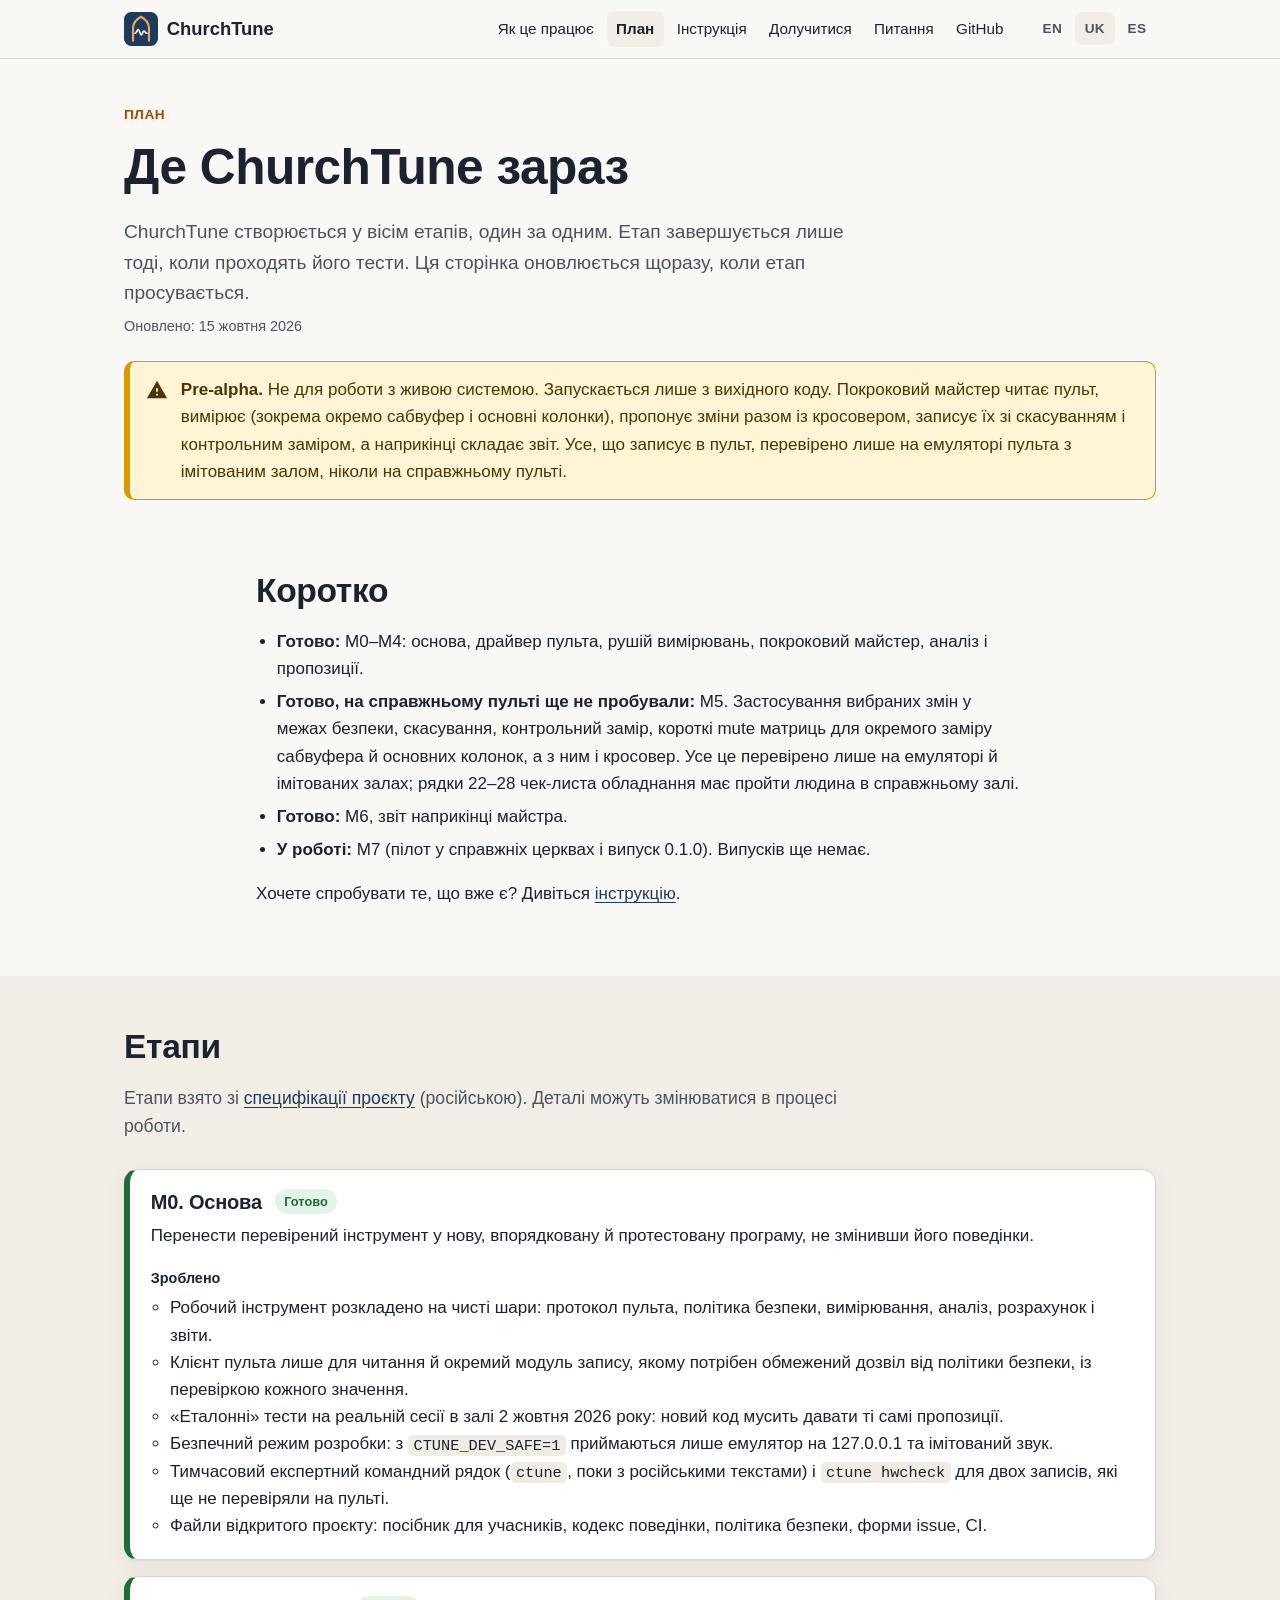
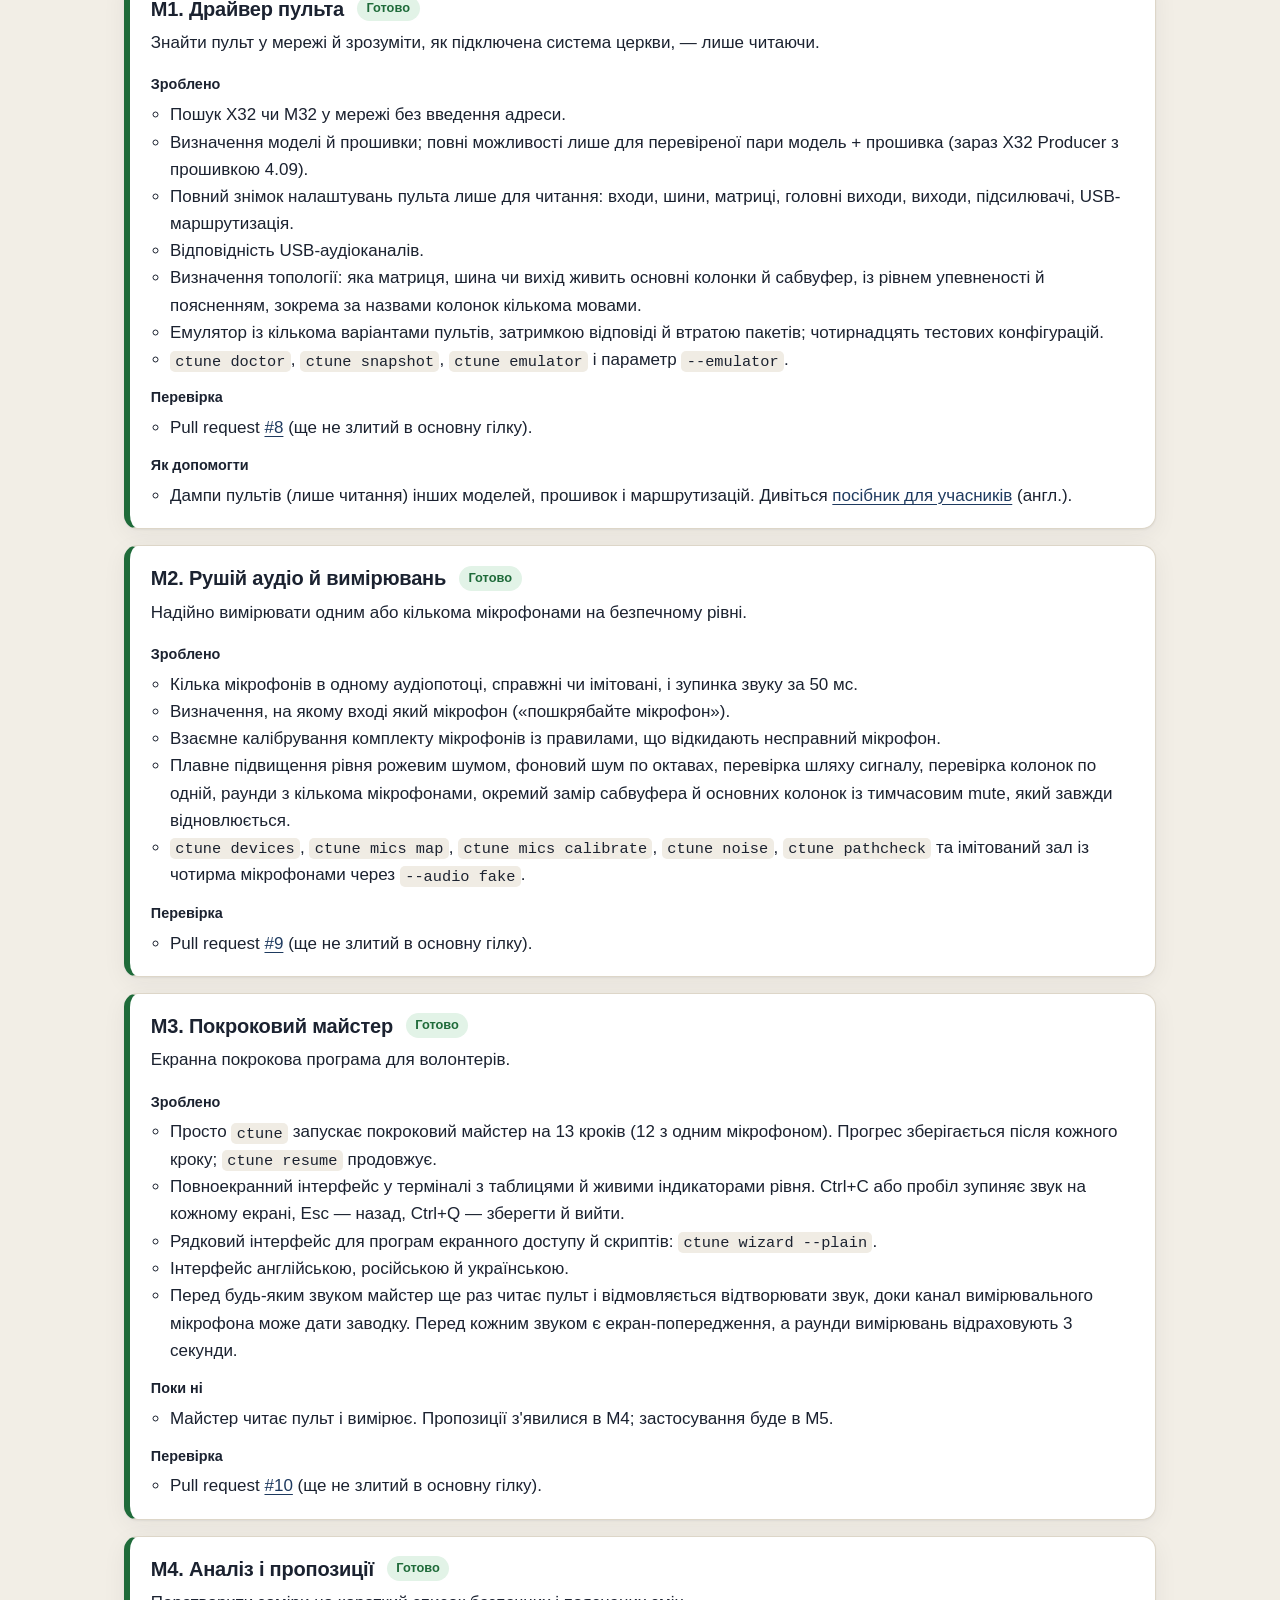
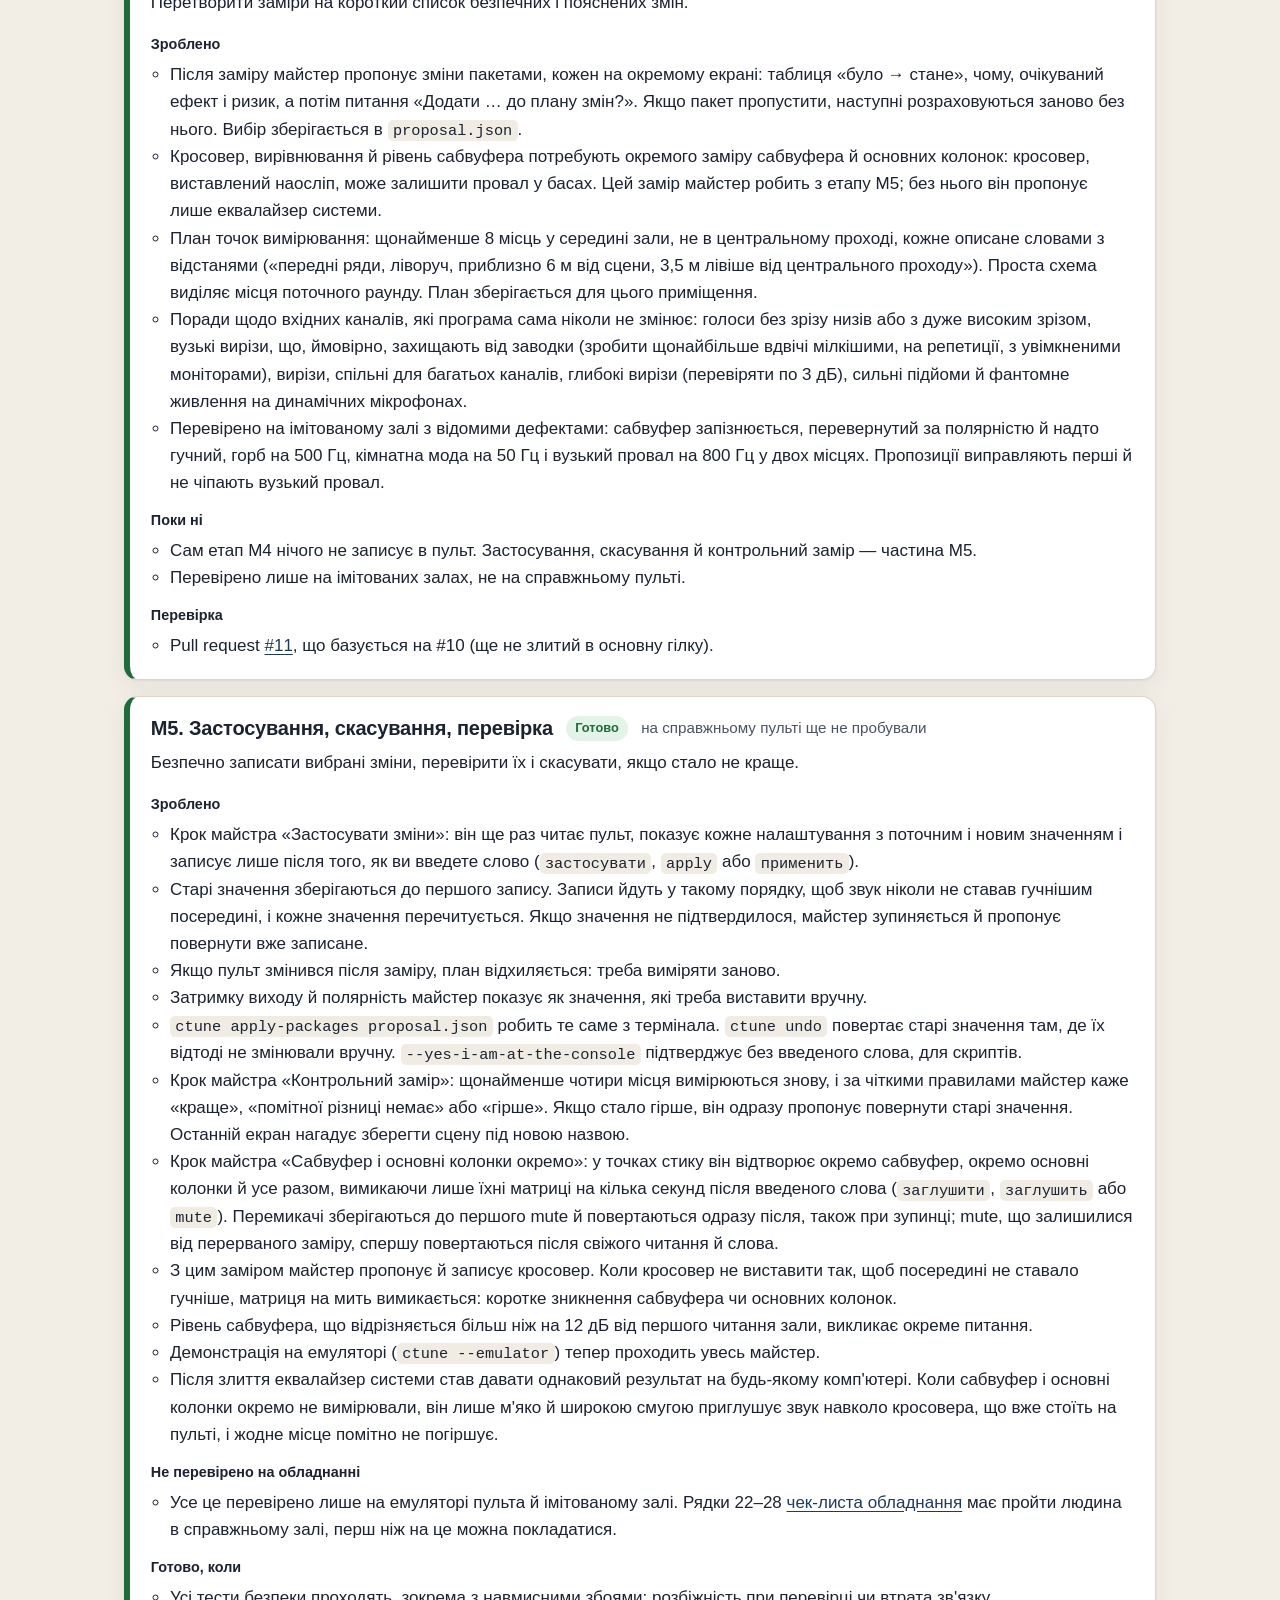
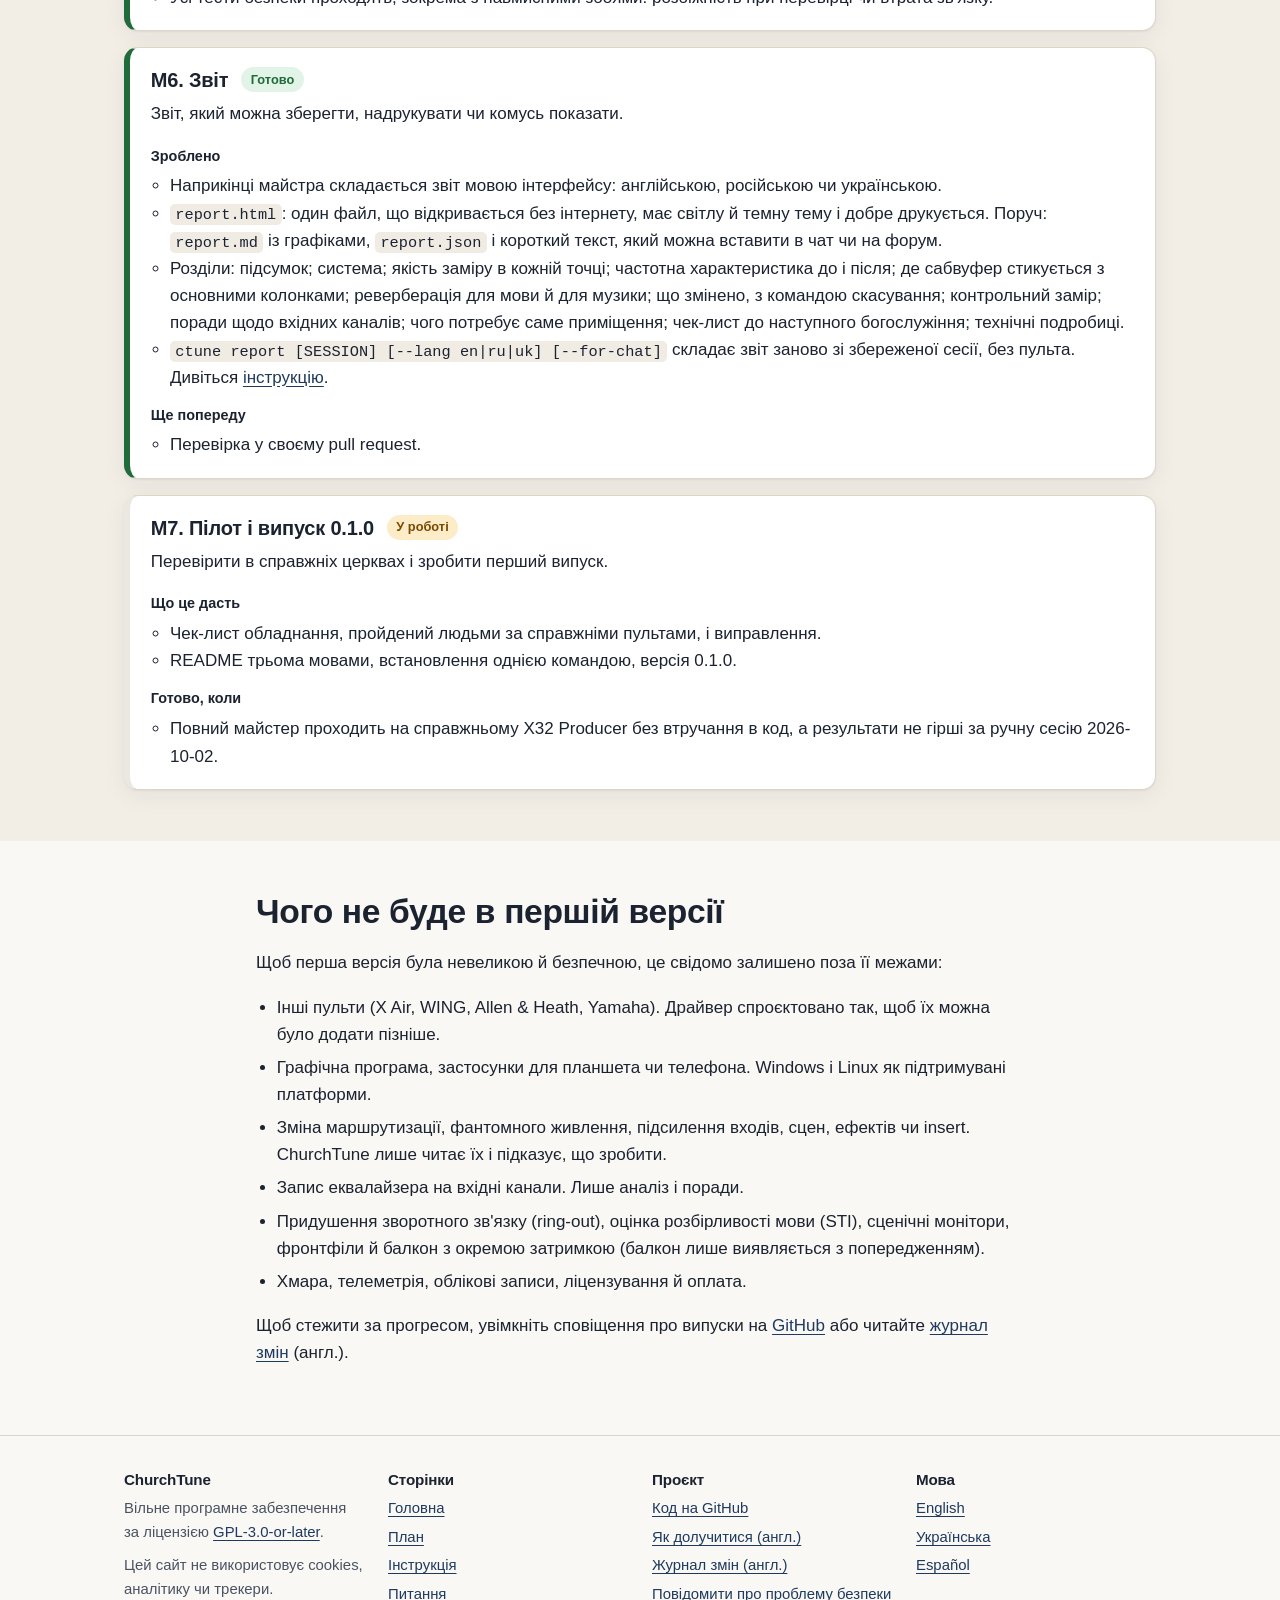
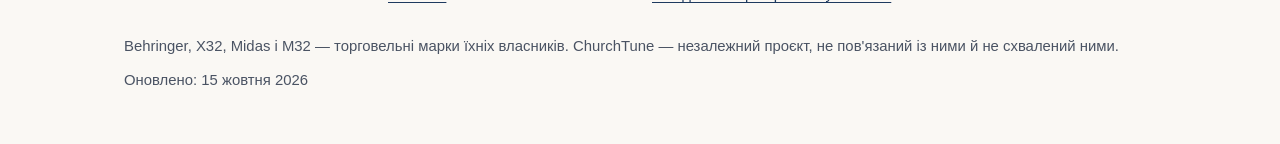
<file: site/uk/roadmap/index.html>
<!doctype html>
<html lang="uk">
<head>
<meta charset="utf-8">
<meta name="viewport" content="width=device-width, initial-scale=1">
<title>План і стан проєкту — ChurchTune</title>
<meta name="description" content="Де ChurchTune зараз і що далі: етапи M0–M7, від драйвера пульта до першого випуску після пілоту в справжніх церквах.">
<link rel="canonical" href="https://mihailshumilov.github.io/ChurchAutoTune/uk/roadmap/">
<link rel="alternate" hreflang="en" href="https://mihailshumilov.github.io/ChurchAutoTune/en/roadmap/"><link rel="alternate" hreflang="uk" href="https://mihailshumilov.github.io/ChurchAutoTune/uk/roadmap/"><link rel="alternate" hreflang="es" href="https://mihailshumilov.github.io/ChurchAutoTune/es/roadmap/"><link rel="alternate" hreflang="x-default" href="https://mihailshumilov.github.io/ChurchAutoTune/en/roadmap/">
<link rel="icon" href="../../assets/logo.svg" type="image/svg+xml">
<link rel="stylesheet" href="../../assets/style.css">
<meta name="color-scheme" content="light dark">
<meta name="theme-color" content="#faf8f4" media="(prefers-color-scheme: light)">
<meta name="theme-color" content="#0f141c" media="(prefers-color-scheme: dark)">
<meta property="og:type" content="website">
<meta property="og:site_name" content="ChurchTune">
<meta property="og:title" content="План і стан проєкту — ChurchTune">
<meta property="og:description" content="Де ChurchTune зараз і що далі: етапи M0–M7, від драйвера пульта до першого випуску після пілоту в справжніх церквах.">
<meta property="og:url" content="https://mihailshumilov.github.io/ChurchAutoTune/uk/roadmap/">
<meta property="og:image" content="https://mihailshumilov.github.io/ChurchAutoTune/assets/og.png">
<meta property="og:image:width" content="1200">
<meta property="og:image:height" content="630">
<meta property="og:image:alt" content="ChurchTune: безкоштовне налаштування звуку для церков з Behringer X32 або Midas M32">
<meta property="og:locale" content="uk_UA">
<meta property="og:locale:alternate" content="en_US"><meta property="og:locale:alternate" content="es_ES">
<meta name="twitter:card" content="summary_large_image">
<meta name="twitter:title" content="План і стан проєкту — ChurchTune">
<meta name="twitter:description" content="Де ChurchTune зараз і що далі: етапи M0–M7, від драйвера пульта до першого випуску після пілоту в справжніх церквах.">
<meta name="twitter:image" content="https://mihailshumilov.github.io/ChurchAutoTune/assets/og.png">
<meta name="twitter:image:alt" content="ChurchTune: безкоштовне налаштування звуку для церков з Behringer X32 або Midas M32">
</head>

<body>
<a class="skip" href="#main">Перейти до змісту</a>
<header class="site-header">
<div class="wrap">
<a class="brand" href="../../uk/"><img src="../../assets/logo.svg" alt="" width="34" height="34">ChurchTune</a>
<nav class="main-nav" aria-label="Головне меню"><ul><li><a href="../../uk/#how">Як це працює</a></li><li><a href="../../uk/roadmap/" aria-current="page">План</a></li><li><a href="../../uk/guide/">Інструкція</a></li><li><a href="../../uk/#help">Долучитися</a></li><li><a href="../../uk/#faq">Питання</a></li><li><a href="https://github.com/mihailShumilov/ChurchAutoTune">GitHub</a></li></ul></nav>
<nav class="lang-switch" aria-label="Мова"><ul><li><a href="../../en/roadmap/" hreflang="en" lang="en"><abbr title="English" style="text-decoration:none">EN</abbr></a></li><li><a href="../../uk/roadmap/" hreflang="uk" lang="uk" aria-current="page"><abbr title="Українська" style="text-decoration:none">UK</abbr></a></li><li><a href="../../es/roadmap/" hreflang="es" lang="es"><abbr title="Español" style="text-decoration:none">ES</abbr></a></li></ul></nav>
</div>
</header>

<main id="main">
<div class="page-head"><div class="wrap">
<p class="eyebrow">План</p>
<h1>Де ChurchTune зараз</h1>
<p class="lead">ChurchTune створюється у вісім етапів, один за одним. Етап завершується лише тоді, коли проходять його тести. Ця сторінка оновлюється щоразу, коли етап просувається.</p>
<p class="updated">Оновлено: <time datetime="2026-10-15">15 жовтня 2026</time></p>
<div class="notice" role="note"><svg viewBox="0 0 24 24" aria-hidden="true"><path d="M1 21h22L12 2 1 21zm12-3h-2v-2h2v2zm0-4h-2v-4h2v4z"/></svg><p><strong>Pre-alpha.</strong> Не для роботи з живою системою. Запускається лише з вихідного коду. Покроковий майстер читає пульт, вимірює (зокрема окремо сабвуфер і основні колонки), пропонує зміни разом із кросовером, записує їх зі скасуванням і контрольним заміром, а наприкінці складає звіт. Усе, що записує в пульт, перевірено лише на емуляторі пульта з імітованим залом, ніколи на справжньому пульті.</p></div>
</div></div>
<section class="section" id="summary" aria-labelledby="summary-title"><div class="wrap prose"><h2 id="summary-title">Коротко</h2><ul><li><strong>Готово:</strong> M0–M4: основа, драйвер пульта, рушій вимірювань, покроковий майстер, аналіз і пропозиції.</li><li><strong>Готово, на справжньому пульті ще не пробували:</strong> M5. Застосування вибраних змін у межах безпеки, скасування, контрольний замір, короткі mute матриць для окремого заміру сабвуфера й основних колонок, а з ним і кросовер. Усе це перевірено лише на емуляторі й імітованих залах; рядки 22–28 чек-листа обладнання має пройти людина в справжньому залі.</li><li><strong>Готово:</strong> M6, звіт наприкінці майстра.</li><li><strong>У роботі:</strong> M7 (пілот у справжніх церквах і випуск 0.1.0). Випусків ще немає.</li></ul><p>Хочете спробувати те, що вже є? Дивіться <a href="../../uk/guide/">інструкцію</a>.</p></div></section>
<section class="section section-alt" id="milestones" aria-labelledby="milestones-title">
<div class="wrap">
<h2 id="milestones-title">Етапи</h2>
<p class="section-intro">Етапи взято зі <a href="https://github.com/mihailShumilov/ChurchAutoTune/blob/main/docs/SPEC.md">специфікації проєкту</a> (російською). Деталі можуть змінюватися в процесі роботи.</p>
<ol class="milestones"><li class="milestone is-done" id="m0"><header><h3>M0. Основа</h3><span class="badge badge-done">Готово</span></header><p>Перенести перевірений інструмент у нову, впорядковану й протестовану програму, не змінивши його поведінки.</p><p class="label">Зроблено</p><ul><li>Робочий інструмент розкладено на чисті шари: протокол пульта, політика безпеки, вимірювання, аналіз, розрахунок і звіти.</li><li>Клієнт пульта лише для читання й окремий модуль запису, якому потрібен обмежений дозвіл від політики безпеки, із перевіркою кожного значення.</li><li>«Еталонні» тести на реальній сесії в залі 2 жовтня 2026 року: новий код мусить давати ті самі пропозиції.</li><li>Безпечний режим розробки: з <code>CTUNE_DEV_SAFE=1</code> приймаються лише емулятор на 127.0.0.1 та імітований звук.</li><li>Тимчасовий експертний командний рядок (<code>ctune</code>, поки з російськими текстами) і <code>ctune hwcheck</code> для двох записів, які ще не перевіряли на пульті.</li><li>Файли відкритого проєкту: посібник для учасників, кодекс поведінки, політика безпеки, форми issue, CI.</li></ul></li><li class="milestone is-done" id="m1"><header><h3>M1. Драйвер пульта</h3><span class="badge badge-done">Готово</span></header><p>Знайти пульт у мережі й зрозуміти, як підключена система церкви, — лише читаючи.</p><p class="label">Зроблено</p><ul><li>Пошук X32 чи M32 у мережі без введення адреси.</li><li>Визначення моделі й прошивки; повні можливості лише для перевіреної пари модель + прошивка (зараз X32 Producer з прошивкою 4.09).</li><li>Повний знімок налаштувань пульта лише для читання: входи, шини, матриці, головні виходи, виходи, підсилювачі, USB-маршрутизація.</li><li>Відповідність USB-аудіоканалів.</li><li>Визначення топології: яка матриця, шина чи вихід живить основні колонки й сабвуфер, із рівнем упевненості й поясненням, зокрема за назвами колонок кількома мовами.</li><li>Емулятор із кількома варіантами пультів, затримкою відповіді й втратою пакетів; чотирнадцять тестових конфігурацій.</li><li><code>ctune doctor</code>, <code>ctune snapshot</code>, <code>ctune emulator</code> і параметр <code>--emulator</code>.</li></ul><p class="label">Перевірка</p><ul><li>Pull request <a href="https://github.com/mihailShumilov/ChurchAutoTune/pull/8">#8</a> (ще не злитий в основну гілку).</li></ul><p class="label">Як допомогти</p><ul><li>Дампи пультів (лише читання) інших моделей, прошивок і маршрутизацій. Дивіться <a href="https://github.com/mihailShumilov/ChurchAutoTune/blob/main/CONTRIBUTING.md">посібник для учасників</a> (англ.).</li></ul></li><li class="milestone is-done" id="m2"><header><h3>M2. Рушій аудіо й вимірювань</h3><span class="badge badge-done">Готово</span></header><p>Надійно вимірювати одним або кількома мікрофонами на безпечному рівні.</p><p class="label">Зроблено</p><ul><li>Кілька мікрофонів в одному аудіопотоці, справжні чи імітовані, і зупинка звуку за 50 мс.</li><li>Визначення, на якому вході який мікрофон («пошкрябайте мікрофон»).</li><li>Взаємне калібрування комплекту мікрофонів із правилами, що відкидають несправний мікрофон.</li><li>Плавне підвищення рівня рожевим шумом, фоновий шум по октавах, перевірка шляху сигналу, перевірка колонок по одній, раунди з кількома мікрофонами, окремий замір сабвуфера й основних колонок із тимчасовим mute, який завжди відновлюється.</li><li><code>ctune devices</code>, <code>ctune mics map</code>, <code>ctune mics calibrate</code>, <code>ctune noise</code>, <code>ctune pathcheck</code> та імітований зал із чотирма мікрофонами через <code>--audio fake</code>.</li></ul><p class="label">Перевірка</p><ul><li>Pull request <a href="https://github.com/mihailShumilov/ChurchAutoTune/pull/9">#9</a> (ще не злитий в основну гілку).</li></ul></li><li class="milestone is-done" id="m3"><header><h3>M3. Покроковий майстер</h3><span class="badge badge-done">Готово</span></header><p>Екранна покрокова програма для волонтерів.</p><p class="label">Зроблено</p><ul><li>Просто <code>ctune</code> запускає покроковий майстер на 13 кроків (12 з одним мікрофоном). Прогрес зберігається після кожного кроку; <code>ctune resume</code> продовжує.</li><li>Повноекранний інтерфейс у терміналі з таблицями й живими індикаторами рівня. Ctrl+C або пробіл зупиняє звук на кожному екрані, Esc — назад, Ctrl+Q — зберегти й вийти.</li><li>Рядковий інтерфейс для програм екранного доступу й скриптів: <code>ctune wizard --plain</code>.</li><li>Інтерфейс англійською, російською й українською.</li><li>Перед будь-яким звуком майстер ще раз читає пульт і відмовляється відтворювати звук, доки канал вимірювального мікрофона може дати заводку. Перед кожним звуком є екран-попередження, а раунди вимірювань відраховують 3 секунди.</li></ul><p class="label">Поки ні</p><ul><li>Майстер читає пульт і вимірює. Пропозиції з'явилися в M4; застосування буде в M5.</li></ul><p class="label">Перевірка</p><ul><li>Pull request <a href="https://github.com/mihailShumilov/ChurchAutoTune/pull/10">#10</a> (ще не злитий в основну гілку).</li></ul></li><li class="milestone is-done" id="m4"><header><h3>M4. Аналіз і пропозиції</h3><span class="badge badge-done">Готово</span></header><p>Перетворити заміри на короткий список безпечних і пояснених змін.</p><p class="label">Зроблено</p><ul><li>Після заміру майстер пропонує зміни пакетами, кожен на окремому екрані: таблиця «було → стане», чому, очікуваний ефект і ризик, а потім питання «Додати … до плану змін?». Якщо пакет пропустити, наступні розраховуються заново без нього. Вибір зберігається в <code>proposal.json</code>.</li><li>Кросовер, вирівнювання й рівень сабвуфера потребують окремого заміру сабвуфера й основних колонок: кросовер, виставлений наосліп, може залишити провал у басах. Цей замір майстер робить з етапу M5; без нього він пропонує лише еквалайзер системи.</li><li>План точок вимірювання: щонайменше 8 місць у середині зали, не в центральному проході, кожне описане словами з відстанями («передні ряди, ліворуч, приблизно 6 м від сцени, 3,5 м лівіше від центрального проходу»). Проста схема виділяє місця поточного раунду. План зберігається для цього приміщення.</li><li>Поради щодо вхідних каналів, які програма сама ніколи не змінює: голоси без зрізу низів або з дуже високим зрізом, вузькі вирізи, що, ймовірно, захищають від заводки (зробити щонайбільше вдвічі мілкішими, на репетиції, з увімкненими моніторами), вирізи, спільні для багатьох каналів, глибокі вирізи (перевіряти по 3 дБ), сильні підйоми й фантомне живлення на динамічних мікрофонах.</li><li>Перевірено на імітованому залі з відомими дефектами: сабвуфер запізнюється, перевернутий за полярністю й надто гучний, горб на 500 Гц, кімнатна мода на 50 Гц і вузький провал на 800 Гц у двох місцях. Пропозиції виправляють перші й не чіпають вузький провал.</li></ul><p class="label">Поки ні</p><ul><li>Сам етап M4 нічого не записує в пульт. Застосування, скасування й контрольний замір — частина M5.</li><li>Перевірено лише на імітованих залах, не на справжньому пульті.</li></ul><p class="label">Перевірка</p><ul><li>Pull request <a href="https://github.com/mihailShumilov/ChurchAutoTune/pull/11">#11</a>, що базується на #10 (ще не злитий в основну гілку).</li></ul></li><li class="milestone is-done" id="m5"><header><h3>M5. Застосування, скасування, перевірка</h3><span class="badge badge-done">Готово</span><span class="note">на справжньому пульті ще не пробували</span></header><p>Безпечно записати вибрані зміни, перевірити їх і скасувати, якщо стало не краще.</p><p class="label">Зроблено</p><ul><li>Крок майстра «Застосувати зміни»: він ще раз читає пульт, показує кожне налаштування з поточним і новим значенням і записує лише після того, як ви введете слово (<code>застосувати</code>, <code>apply</code> або <code>применить</code>).</li><li>Старі значення зберігаються до першого запису. Записи йдуть у такому порядку, щоб звук ніколи не ставав гучнішим посередині, і кожне значення перечитується. Якщо значення не підтвердилося, майстер зупиняється й пропонує повернути вже записане.</li><li>Якщо пульт змінився після заміру, план відхиляється: треба виміряти заново.</li><li>Затримку виходу й полярність майстер показує як значення, які треба виставити вручну.</li><li><code>ctune apply-packages proposal.json</code> робить те саме з термінала. <code>ctune undo</code> повертає старі значення там, де їх відтоді не змінювали вручну. <code>--yes-i-am-at-the-console</code> підтверджує без введеного слова, для скриптів.</li><li>Крок майстра «Контрольний замір»: щонайменше чотири місця вимірюються знову, і за чіткими правилами майстер каже «краще», «помітної різниці немає» або «гірше». Якщо стало гірше, він одразу пропонує повернути старі значення. Останній екран нагадує зберегти сцену під новою назвою.</li><li>Крок майстра «Сабвуфер і основні колонки окремо»: у точках стику він відтворює окремо сабвуфер, окремо основні колонки й усе разом, вимикаючи лише їхні матриці на кілька секунд після введеного слова (<code>заглушити</code>, <code>заглушить</code> або <code>mute</code>). Перемикачі зберігаються до першого mute й повертаються одразу після, також при зупинці; mute, що залишилися від перерваного заміру, спершу повертаються після свіжого читання й слова.</li><li>З цим заміром майстер пропонує й записує кросовер. Коли кросовер не виставити так, щоб посередині не ставало гучніше, матриця на мить вимикається: коротке зникнення сабвуфера чи основних колонок.</li><li>Рівень сабвуфера, що відрізняється більш ніж на 12 дБ від першого читання зали, викликає окреме питання.</li><li>Демонстрація на емуляторі (<code>ctune --emulator</code>) тепер проходить увесь майстер.</li><li>Після злиття еквалайзер системи став давати однаковий результат на будь-якому комп'ютері. Коли сабвуфер і основні колонки окремо не вимірювали, він лише м'яко й широкою смугою приглушує звук навколо кросовера, що вже стоїть на пульті, і жодне місце помітно не погіршує.</li></ul><p class="label">Не перевірено на обладнанні</p><ul><li>Усе це перевірено лише на емуляторі пульта й імітованому залі. Рядки 22–28 <a href="https://github.com/mihailShumilov/ChurchAutoTune/blob/main/docs/hardware-checklist.md">чек-листа обладнання</a> має пройти людина в справжньому залі, перш ніж на це можна покладатися.</li></ul><p class="label">Готово, коли</p><ul><li>Усі тести безпеки проходять, зокрема з навмисними збоями: розбіжність при перевірці чи втрата зв'язку.</li></ul></li><li class="milestone is-done" id="m6"><header><h3>M6. Звіт</h3><span class="badge badge-done">Готово</span></header><p>Звіт, який можна зберегти, надрукувати чи комусь показати.</p><p class="label">Зроблено</p><ul><li>Наприкінці майстра складається звіт мовою інтерфейсу: англійською, російською чи українською.</li><li><code>report.html</code>: один файл, що відкривається без інтернету, має світлу й темну тему і добре друкується. Поруч: <code>report.md</code> із графіками, <code>report.json</code> і короткий текст, який можна вставити в чат чи на форум.</li><li>Розділи: підсумок; система; якість заміру в кожній точці; частотна характеристика до і після; де сабвуфер стикується з основними колонками; реверберація для мови й для музики; що змінено, з командою скасування; контрольний замір; поради щодо вхідних каналів; чого потребує саме приміщення; чек-лист до наступного богослужіння; технічні подробиці.</li><li><code>ctune report [SESSION] [--lang en|ru|uk] [--for-chat]</code> складає звіт заново зі збереженої сесії, без пульта. Дивіться <a href="../../uk/guide/#try-wizard-report">інструкцію</a>.</li></ul><p class="label">Ще попереду</p><ul><li>Перевірка у своєму pull request.</li></ul></li><li class="milestone " id="m7"><header><h3>M7. Пілот і випуск 0.1.0</h3><span class="badge badge-progress">У роботі</span></header><p>Перевірити в справжніх церквах і зробити перший випуск.</p><p class="label">Що це дасть</p><ul><li>Чек-лист обладнання, пройдений людьми за справжніми пультами, і виправлення.</li><li>README трьома мовами, встановлення однією командою, версія 0.1.0.</li></ul><p class="label">Готово, коли</p><ul><li>Повний майстер проходить на справжньому X32 Producer без втручання в код, а результати не гірші за ручну сесію 2026-10-02.</li></ul></li></ol>
</div>
</section>
<section class="section" id="not-in-first-version" aria-labelledby="nonGoals-title">
<div class="wrap prose">
<h2 id="nonGoals-title">Чого не буде в першій версії</h2>
<p>Щоб перша версія була невеликою й безпечною, це свідомо залишено поза її межами:</p>
<ul><li>Інші пульти (X Air, WING, Allen &amp; Heath, Yamaha). Драйвер спроєктовано так, щоб їх можна було додати пізніше.</li><li>Графічна програма, застосунки для планшета чи телефона. Windows і Linux як підтримувані платформи.</li><li>Зміна маршрутизації, фантомного живлення, підсилення входів, сцен, ефектів чи insert. ChurchTune лише читає їх і підказує, що зробити.</li><li>Запис еквалайзера на вхідні канали. Лише аналіз і поради.</li><li>Придушення зворотного зв'язку (ring-out), оцінка розбірливості мови (STI), сценічні монітори, фронтфіли й балкон з окремою затримкою (балкон лише виявляється з попередженням).</li><li>Хмара, телеметрія, облікові записи, ліцензування й оплата.</li></ul>
<p>Щоб стежити за прогресом, увімкніть сповіщення про випуски на <a href="https://github.com/mihailShumilov/ChurchAutoTune">GitHub</a> або читайте <a href="https://github.com/mihailShumilov/ChurchAutoTune/blob/main/CHANGELOG.md">журнал змін</a> (англ.).</p>
</div>
</section>
</main>
<footer class="site-footer">
<div class="wrap">
<div class="cols">
<div>
<h2>ChurchTune</h2>
<p>Вільне програмне забезпечення за ліцензією <a href="https://github.com/mihailShumilov/ChurchAutoTune/blob/main/LICENSE">GPL-3.0-or-later</a>.</p>
<p>Цей сайт не використовує cookies, аналітику чи трекери.</p>
</div>
<div>
<h2>Сторінки</h2>
<ul>
<li><a href="../../uk/">Головна</a></li>
<li><a href="../../uk/roadmap/">План</a></li>
<li><a href="../../uk/guide/">Інструкція</a></li>
<li><a href="../../uk/#faq">Питання</a></li>
</ul>
</div>
<div>
<h2>Проєкт</h2>
<ul>
<li><a href="https://github.com/mihailShumilov/ChurchAutoTune">Код на GitHub</a></li>
<li><a href="https://github.com/mihailShumilov/ChurchAutoTune/blob/main/CONTRIBUTING.md">Як долучитися (англ.)</a></li>
<li><a href="https://github.com/mihailShumilov/ChurchAutoTune/blob/main/CHANGELOG.md">Журнал змін (англ.)</a></li>
<li><a href="https://github.com/mihailShumilov/ChurchAutoTune/security/advisories/new">Повідомити про проблему безпеки</a></li>
</ul>
</div>
<div>
<h2>Мова</h2>
<ul><li><a href="../../en/roadmap/" hreflang="en" lang="en">English</a></li><li><a href="../../uk/roadmap/" hreflang="uk" lang="uk">Українська</a></li><li><a href="../../es/roadmap/" hreflang="es" lang="es">Español</a></li></ul>
</div>
</div>
<p>Behringer, X32, Midas і M32 — торговельні марки їхніх власників. ChurchTune — незалежний проєкт, не пов&#x27;язаний із ними й не схвалений ними.</p>
<p>Оновлено: <time datetime="2026-10-15">15 жовтня 2026</time></p>
</div>
</footer>
</body>
</html>
</file>
<file: site/assets/style.css>
/* ChurchTune website. One stylesheet, no external fonts, no build step. */

:root {
  color-scheme: light dark;
  --bg: #faf8f4;
  --surface: #ffffff;
  --surface-2: #f2eee6;
  --ink: #1b2230;
  --muted: #4a5363;
  --line: #ddd6c8;
  --brand: #1e3a5f;
  --brand-ink: #ffffff;
  --accent: #a34a06;
  --accent-soft: #fbeedd;
  --warn-bg: #fff4d6;
  --warn-line: #d99a00;
  --warn-ink: #4d3500;
  --ok: #1f6b3a;
  --ok-bg: #e2f3e7;
  --progress: #7a4a00;
  --progress-bg: #fdecc8;
  --planned: #4a5363;
  --planned-bg: #ebe8e1;
  --curve-before: #8a93a3;
  --curve-after: #c2570c;
  --grid: #e6e0d4;
  --focus: #1d5fd1;
  --code-bg: #f0ece4;
  --radius: 14px;
  --shadow: 0 1px 2px rgb(27 34 48 / 6%), 0 6px 24px rgb(27 34 48 / 6%);
  --font: ui-sans-serif, -apple-system, BlinkMacSystemFont, "Segoe UI", Roboto, "Helvetica Neue", Arial,
    "Noto Sans", sans-serif;
  --mono: ui-monospace, SFMono-Regular, Menlo, Consolas, "Liberation Mono", monospace;
  --wrap: 1080px;
}

@media (prefers-color-scheme: dark) {
  :root {
    --bg: #0f141c;
    --surface: #161d28;
    --surface-2: #1c2431;
    --ink: #ebe8e2;
    --muted: #aab2bf;
    --line: #2c3646;
    --brand: #9cc0ee;
    --brand-ink: #0f141c;
    --accent: #f2a65a;
    --accent-soft: #2a2117;
    --warn-bg: #2b2412;
    --warn-line: #b88a1c;
    --warn-ink: #f6e3b0;
    --ok: #8fd6a6;
    --ok-bg: #16301f;
    --progress: #f6cf85;
    --progress-bg: #3a2d10;
    --planned: #b9c0cc;
    --planned-bg: #252d3a;
    --curve-before: #7c8698;
    --curve-after: #f2a65a;
    --grid: #253041;
    --focus: #8ab4ff;
    --code-bg: #1c2431;
    --shadow: none;
  }
}

*,
*::before,
*::after {
  box-sizing: border-box;
}

html {
  -webkit-text-size-adjust: 100%;
  text-size-adjust: 100%;
  scroll-behavior: smooth;
}

@media (prefers-reduced-motion: reduce) {
  html {
    scroll-behavior: auto;
  }
}

body {
  margin: 0;
  background: var(--bg);
  color: var(--ink);
  font-family: var(--font);
  font-size: 1.0625rem;
  line-height: 1.6;
}

img,
svg {
  max-width: 100%;
  height: auto;
}

a {
  color: var(--brand);
  text-underline-offset: 0.18em;
}

a:hover {
  text-decoration-thickness: 2px;
}

:focus-visible {
  outline: 3px solid var(--focus);
  outline-offset: 3px;
  border-radius: 4px;
}

h1,
h2,
h3 {
  line-height: 1.2;
  letter-spacing: -0.01em;
  text-wrap: balance;
}

h1 {
  font-size: clamp(2rem, 1.3rem + 3vw, 3.1rem);
  margin: 0.2em 0 0.4em;
}

h2 {
  font-size: clamp(1.55rem, 1.2rem + 1.4vw, 2.1rem);
  margin: 0 0 0.5em;
}

h3 {
  font-size: 1.15rem;
  margin: 0 0 0.35em;
}

p {
  margin: 0 0 1em;
}

code,
pre {
  font-family: var(--mono);
  font-size: 0.9em;
}

code {
  background: var(--code-bg);
  padding: 0.1em 0.35em;
  border-radius: 5px;
}

pre {
  background: var(--code-bg);
  border: 1px solid var(--line);
  border-radius: 10px;
  padding: 0.9rem 1rem;
  overflow-x: auto;
  line-height: 1.5;
  margin: 0 0 1.2em;
}

pre code {
  background: none;
  padding: 0;
}

kbd {
  font-family: var(--mono);
  font-size: 0.85em;
  background: var(--code-bg);
  border: 1px solid var(--line);
  border-bottom-width: 2px;
  border-radius: 5px;
  padding: 0.05em 0.4em;
  white-space: nowrap;
}

.wrap {
  width: 100%;
  max-width: var(--wrap);
  margin: 0 auto;
  padding: 0 16px;
}

@media (min-width: 640px) {
  .wrap {
    padding: 0 24px;
  }
}

.skip {
  position: absolute;
  left: 8px;
  top: -100px;
  background: var(--surface);
  color: var(--ink);
  padding: 0.5rem 0.9rem;
  border-radius: 8px;
  z-index: 10;
}

.skip:focus {
  top: 8px;
}

/* Header */
.site-header {
  border-bottom: 1px solid var(--line);
  background: var(--bg);
}

.site-header .wrap {
  display: flex;
  flex-wrap: wrap;
  align-items: center;
  gap: 0.5rem 1.25rem;
  padding-top: 0.7rem;
  padding-bottom: 0.7rem;
}

.brand {
  display: inline-flex;
  align-items: center;
  gap: 0.55rem;
  font-weight: 700;
  font-size: 1.15rem;
  color: var(--ink);
  text-decoration: none;
  margin-right: auto;
}

.brand img {
  width: 34px;
  height: 34px;
}

.main-nav ul,
.lang-switch ul {
  list-style: none;
  margin: 0;
  padding: 0;
  display: flex;
  flex-wrap: wrap;
  gap: 0.15rem 0.2rem;
}

.main-nav a,
.lang-switch a {
  display: inline-block;
  padding: 0.35rem 0.6rem;
  border-radius: 8px;
  color: var(--ink);
  text-decoration: none;
  font-size: 0.95rem;
}

.main-nav a:hover,
.lang-switch a:hover {
  background: var(--surface-2);
}

.main-nav a[aria-current="page"],
.lang-switch a[aria-current="page"] {
  background: var(--surface-2);
  font-weight: 600;
}

.lang-switch a {
  font-size: 0.85rem;
  font-weight: 600;
  letter-spacing: 0.03em;
  color: var(--muted);
}

@media (max-width: 760px) {
  .main-nav {
    order: 3;
    width: 100%;
    margin: 0 -0.6rem;
  }
}

/* Buttons */
.btn {
  display: inline-flex;
  align-items: center;
  gap: 0.5rem;
  padding: 0.7rem 1.1rem;
  border-radius: 10px;
  font-weight: 600;
  text-decoration: none;
  border: 2px solid var(--brand);
  line-height: 1.2;
}

.btn-primary {
  background: var(--brand);
  color: var(--brand-ink);
}

.btn-primary:hover {
  filter: brightness(1.12);
}

.btn-ghost {
  color: var(--brand);
  background: transparent;
}

.btn-ghost:hover {
  background: var(--surface-2);
}

.btn svg {
  width: 18px;
  height: 18px;
  fill: currentcolor;
}

.actions {
  display: flex;
  flex-wrap: wrap;
  gap: 0.7rem;
  margin: 1.4rem 0 0;
}

/* Hero */
.hero {
  padding: 3rem 0 2.5rem;
}

.hero .wrap {
  display: grid;
  gap: 2rem;
  align-items: center;
}

@media (min-width: 900px) {
  .hero .wrap {
    grid-template-columns: 1.1fr 1fr;
    gap: 3rem;
  }
}

.eyebrow {
  display: inline-block;
  font-size: 0.85rem;
  font-weight: 600;
  letter-spacing: 0.04em;
  text-transform: uppercase;
  color: var(--accent);
  margin: 0;
}

.lead {
  font-size: 1.2rem;
  color: var(--muted);
  max-width: 38em;
}

.figure {
  margin: 0;
  background: var(--surface);
  border: 1px solid var(--line);
  border-radius: var(--radius);
  padding: 1rem 1rem 0.6rem;
  box-shadow: var(--shadow);
}

.figure figcaption {
  font-size: 0.85rem;
  color: var(--muted);
  margin-top: 0.4rem;
}

.chart .grid {
  stroke: var(--grid);
  stroke-width: 1;
}

.chart .axis-label {
  fill: var(--muted);
  font: 12px var(--font);
}

.chart .before {
  fill: none;
  stroke: var(--curve-before);
  stroke-width: 2.5;
  stroke-dasharray: 6 5;
}

.chart .after {
  fill: none;
  stroke: var(--curve-after);
  stroke-width: 3.5;
  stroke-linecap: round;
}

.chart .legend {
  font: 600 13px var(--font);
}

.chart .legend-before {
  fill: var(--muted);
}

.chart .legend-after {
  fill: var(--curve-after);
}

/* Notices */
.notice {
  display: flex;
  gap: 0.8rem;
  align-items: flex-start;
  background: var(--warn-bg);
  color: var(--warn-ink);
  border: 1px solid var(--warn-line);
  border-left-width: 6px;
  border-radius: 10px;
  padding: 0.9rem 1rem;
  margin: 1.4rem 0 0;
}

.notice p {
  margin: 0;
}

.notice svg {
  flex: none;
  width: 22px;
  height: 22px;
  margin-top: 0.15rem;
  fill: currentcolor;
}

.notice a {
  color: inherit;
  font-weight: 600;
}

/* Sections */
.section {
  padding: 3.2rem 0;
}

.section-alt {
  background: var(--surface-2);
}

.section-intro {
  color: var(--muted);
  max-width: 44em;
  font-size: 1.1rem;
  margin-bottom: 1.8rem;
}

.cards {
  display: grid;
  gap: 1rem;
  grid-template-columns: repeat(auto-fit, minmax(min(100%, 280px), 1fr));
  padding: 0;
  margin: 0;
  list-style: none;
}

.card {
  background: var(--surface);
  border: 1px solid var(--line);
  border-radius: var(--radius);
  padding: 1.2rem 1.25rem;
  box-shadow: var(--shadow);
}

.card p:last-child {
  margin-bottom: 0;
}

.card .links {
  display: flex;
  flex-wrap: wrap;
  gap: 0.4rem 1rem;
  margin-top: 0.7rem;
  font-weight: 600;
}

.steps {
  counter-reset: step;
  list-style: none;
  padding: 0;
  margin: 0;
  display: grid;
  gap: 1rem;
  grid-template-columns: repeat(auto-fit, minmax(min(100%, 300px), 1fr));
}

.steps > li {
  counter-increment: step;
  position: relative;
  background: var(--surface);
  border: 1px solid var(--line);
  border-radius: var(--radius);
  padding: 1.2rem 1.25rem 1.2rem 4rem;
  box-shadow: var(--shadow);
}

.steps > li::before {
  content: counter(step);
  position: absolute;
  left: 1.1rem;
  top: 1.1rem;
  width: 2.1rem;
  height: 2.1rem;
  border-radius: 50%;
  background: var(--brand);
  color: var(--brand-ink);
  font-weight: 700;
  display: grid;
  place-items: center;
}

.steps p {
  margin: 0;
}

.checks {
  list-style: none;
  padding: 0;
  margin: 0;
  display: grid;
  gap: 1rem 2rem;
  grid-template-columns: repeat(auto-fit, minmax(min(100%, 320px), 1fr));
}

.checks li {
  position: relative;
  padding-left: 2.1rem;
}

.checks li::before {
  content: "";
  position: absolute;
  left: 0;
  top: 0.2rem;
  width: 1.35rem;
  height: 1.35rem;
  border-radius: 50%;
  background: var(--ok-bg)
    url("data:image/svg+xml,%3Csvg xmlns='http://www.w3.org/2000/svg' viewBox='0 0 24 24'%3E%3Cpath d='M9.5 16.2 5.3 12l-1.4 1.4 5.6 5.6L20.1 8.4 18.7 7z' fill='%231f6b3a'/%3E%3C/svg%3E")
    center / 70% no-repeat;
}

.checks h3 {
  margin-bottom: 0.15em;
}

.checks p {
  margin: 0;
  color: var(--muted);
}

.facts {
  display: grid;
  gap: 1rem;
  grid-template-columns: repeat(auto-fit, minmax(min(100%, 230px), 1fr));
  margin: 1.5rem 0;
  padding: 0;
  list-style: none;
}

.facts li {
  border-left: 4px solid var(--accent);
  padding: 0.2rem 0 0.2rem 0.9rem;
}

.facts strong {
  display: block;
  font-size: 1.3rem;
  color: var(--ink);
}

.facts span {
  color: var(--muted);
  font-size: 0.95rem;
}

.note {
  color: var(--muted);
  font-size: 0.95rem;
}

/* Status table */
.table-wrap {
  overflow-x: auto;
  border: 1px solid var(--line);
  border-radius: var(--radius);
  background: var(--surface);
  margin: 1.5rem 0;
}

table {
  border-collapse: collapse;
  width: 100%;
  min-width: 520px;
}

th,
td {
  text-align: left;
  vertical-align: top;
  padding: 0.75rem 1rem;
  border-bottom: 1px solid var(--line);
}

tbody tr:last-child th,
tbody tr:last-child td {
  border-bottom: 0;
}

thead th {
  font-size: 0.85rem;
  text-transform: uppercase;
  letter-spacing: 0.04em;
  color: var(--muted);
  background: var(--surface-2);
}

tbody th {
  font-weight: 700;
  white-space: nowrap;
}

.badge {
  display: inline-block;
  font-size: 0.8rem;
  font-weight: 700;
  padding: 0.15rem 0.6rem;
  border-radius: 999px;
  white-space: nowrap;
}

.badge-done {
  color: var(--ok);
  background: var(--ok-bg);
}

.badge-progress {
  color: var(--progress);
  background: var(--progress-bg);
}

.badge-planned {
  color: var(--planned);
  background: var(--planned-bg);
}

/* Roadmap */
.milestones {
  list-style: none;
  padding: 0;
  margin: 0;
  display: grid;
  gap: 1rem;
}

.milestone {
  background: var(--surface);
  border: 1px solid var(--line);
  border-left: 6px solid var(--planned-bg);
  border-radius: var(--radius);
  padding: 1.2rem 1.3rem;
  box-shadow: var(--shadow);
  scroll-margin-top: 1rem;
}

.milestone.is-done {
  border-left-color: var(--ok);
}

.milestone.is-progress {
  border-left-color: var(--warn-line);
}

.milestone header {
  display: flex;
  flex-wrap: wrap;
  align-items: center;
  gap: 0.4rem 0.8rem;
  margin-bottom: 0.5rem;
}

.milestone h2,
.milestone h3 {
  margin: 0;
  font-size: 1.25rem;
}

.milestone ul {
  margin: 0.3rem 0 0.8rem;
  padding-left: 1.2rem;
}

.milestone .label {
  font-weight: 700;
  font-size: 0.9rem;
  margin: 0.6rem 0 0;
}

.milestone p:last-child,
.milestone ul:last-child {
  margin-bottom: 0;
}

/* Guide */
.page-head {
  padding: 2.6rem 0 1.2rem;
}

.page-head .lead {
  margin-bottom: 0.4rem;
}

.updated {
  font-size: 0.9rem;
  color: var(--muted);
}

.toc {
  background: var(--surface);
  border: 1px solid var(--line);
  border-radius: var(--radius);
  padding: 1rem 1.25rem;
  margin: 1.2rem 0 0;
}

.toc h2 {
  font-size: 1rem;
  margin: 0 0 0.4rem;
}

.toc ol {
  margin: 0;
  padding-left: 1.3rem;
}

.prose {
  max-width: 48em;
}

.prose h2 {
  margin-top: 0;
  scroll-margin-top: 1rem;
}

.prose h3 {
  margin-top: 1.6em;
  scroll-margin-top: 1rem;
}

.prose ul,
.prose ol {
  padding-left: 1.3rem;
  margin: 0 0 1em;
}

.prose li {
  margin-bottom: 0.35em;
}

.tag {
  display: inline-block;
  font-size: 0.75rem;
  font-weight: 700;
  text-transform: uppercase;
  letter-spacing: 0.05em;
  padding: 0.15rem 0.55rem;
  border-radius: 999px;
  vertical-align: middle;
  margin-left: 0.4rem;
  color: var(--planned);
  background: var(--planned-bg);
}

.tag-now {
  color: var(--ok);
  background: var(--ok-bg);
}

/* FAQ */
.faq {
  max-width: 50em;
}

.faq details {
  background: var(--surface);
  border: 1px solid var(--line);
  border-radius: 12px;
  margin-bottom: 0.7rem;
}

.faq summary {
  cursor: pointer;
  font-weight: 650;
  padding: 1rem 1.2rem;
  list-style-position: outside;
  margin-left: 1rem;
}

.faq details[open] summary {
  border-bottom: 1px solid var(--line);
}

.faq details > div {
  padding: 0.9rem 1.2rem 0.3rem;
}

/* Language picker page */
.picker {
  min-height: 100vh;
  display: grid;
  place-items: center;
  text-align: center;
  padding: 2rem 16px;
}

.picker img {
  width: 72px;
  height: 72px;
}

.picker ul {
  list-style: none;
  padding: 0;
  margin: 1.5rem 0 0;
  display: grid;
  gap: 0.7rem;
}

.picker a {
  display: block;
  min-width: 240px;
  padding: 0.85rem 1.2rem;
  border: 1px solid var(--line);
  border-radius: 12px;
  background: var(--surface);
  font-weight: 600;
  text-decoration: none;
}

.picker a:hover {
  border-color: var(--brand);
}

.picker small {
  display: block;
  font-weight: 400;
  color: var(--muted);
}

/* Footer */
.site-footer {
  border-top: 1px solid var(--line);
  padding: 2.2rem 0 2.6rem;
  font-size: 0.93rem;
  color: var(--muted);
}

.site-footer .cols {
  display: grid;
  gap: 1.5rem;
  grid-template-columns: repeat(auto-fit, minmax(min(100%, 220px), 1fr));
  margin-bottom: 1.5rem;
}

.site-footer h2 {
  font-size: 0.95rem;
  color: var(--ink);
  margin: 0 0 0.5rem;
}

.site-footer ul {
  list-style: none;
  margin: 0;
  padding: 0;
}

.site-footer li {
  margin-bottom: 0.3rem;
}

.site-footer p {
  margin: 0 0 0.6rem;
}
</file>
